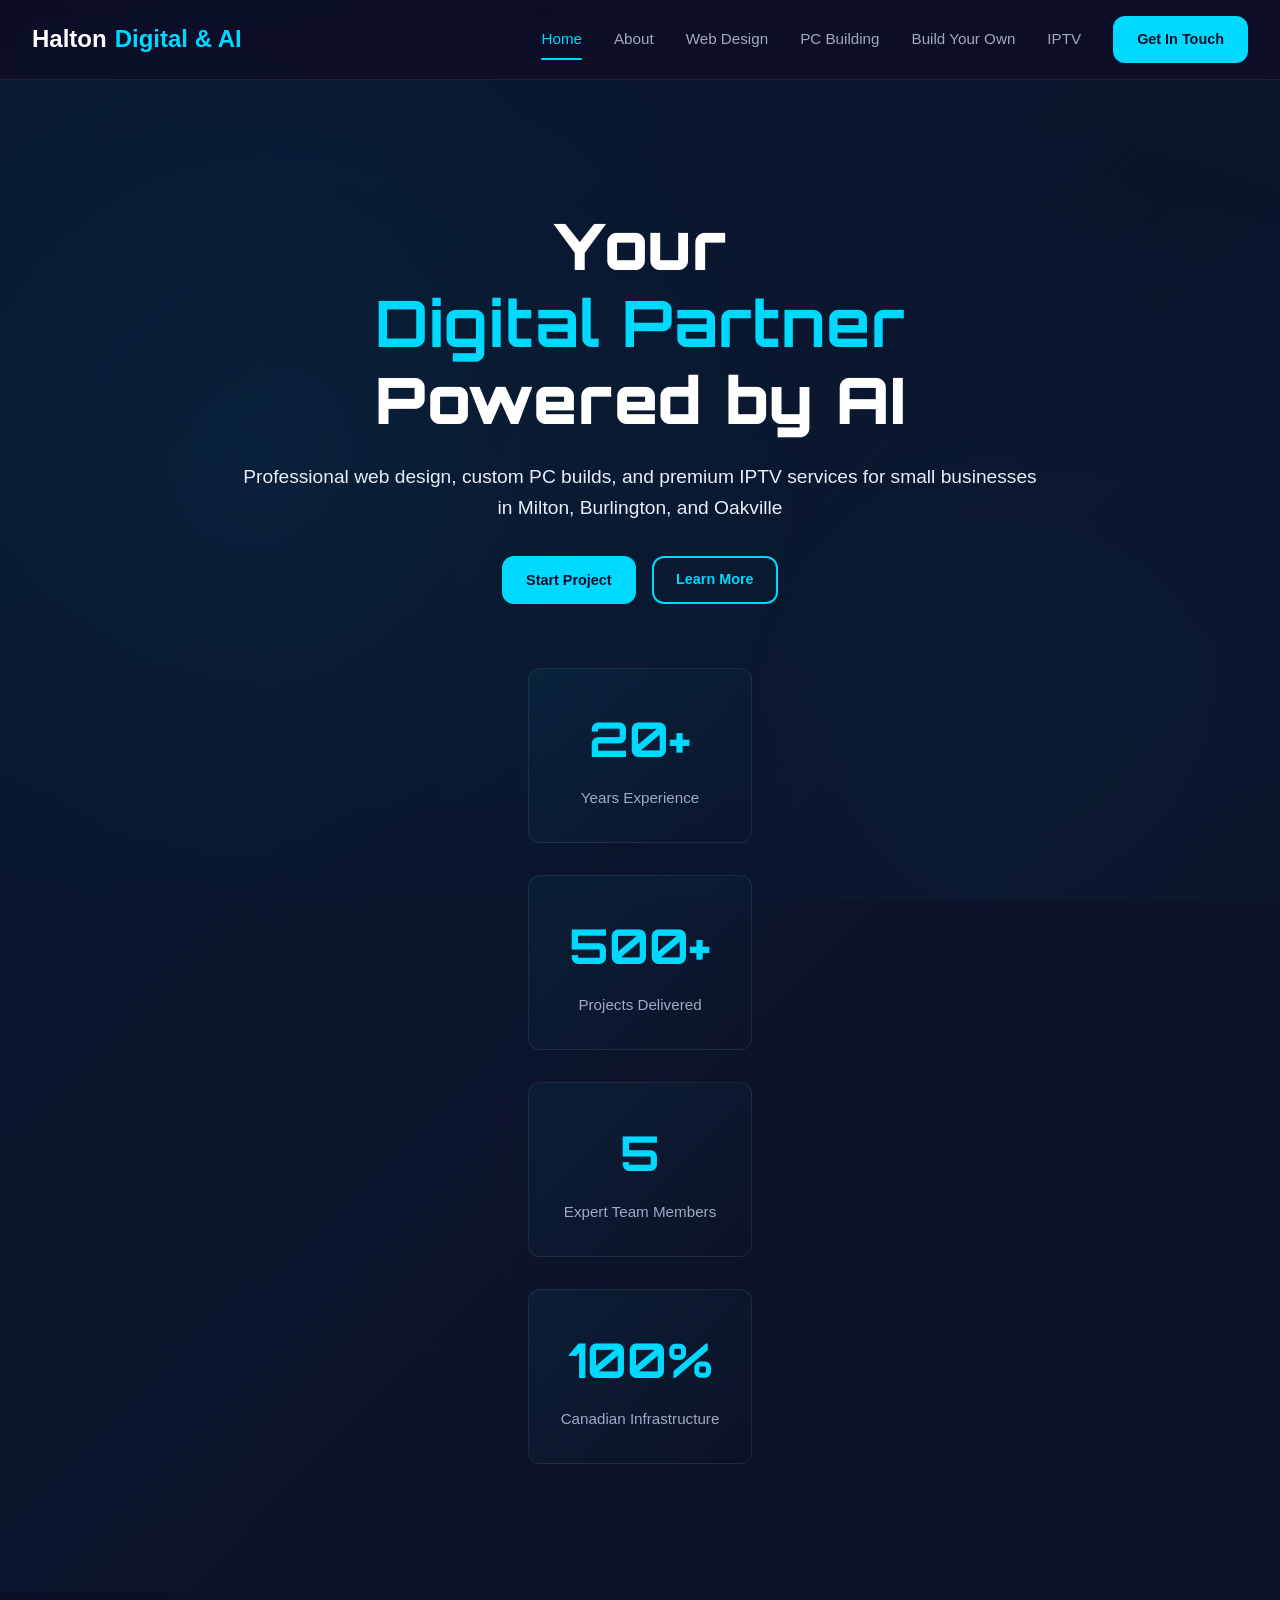
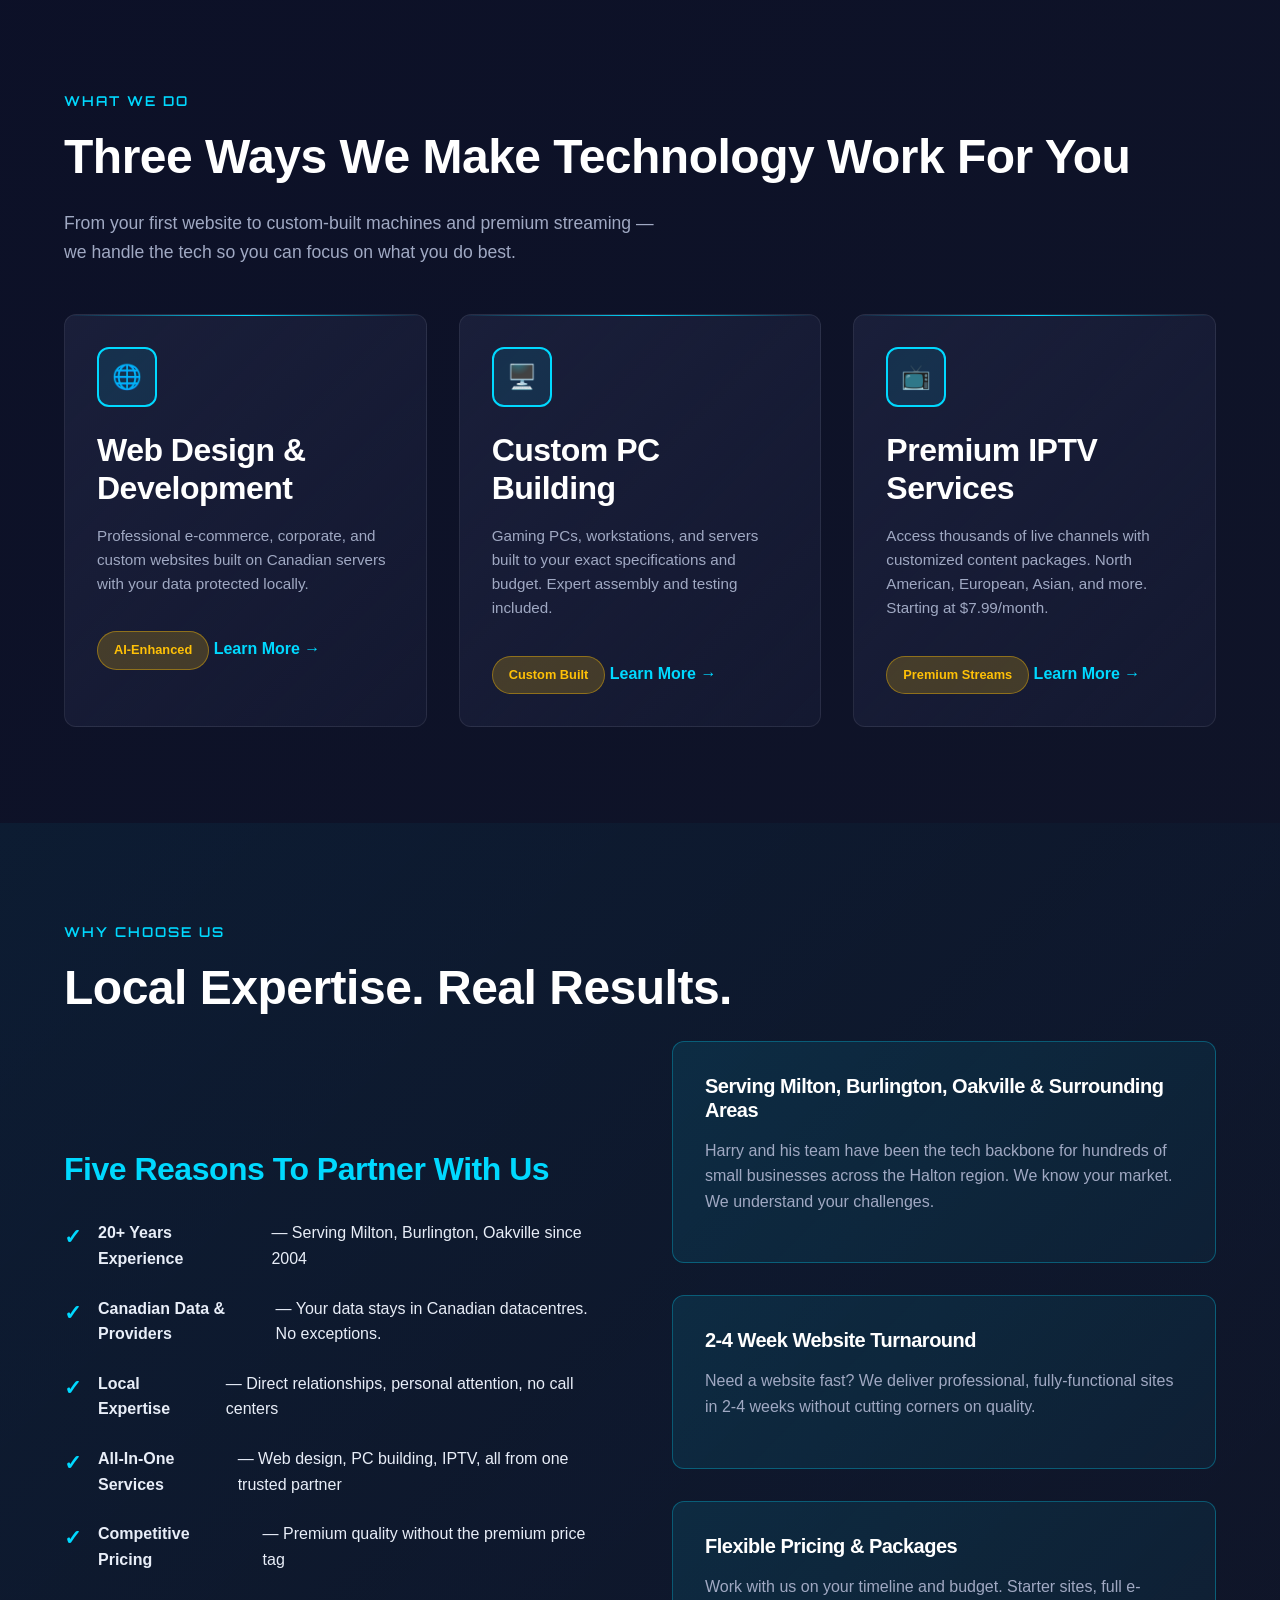
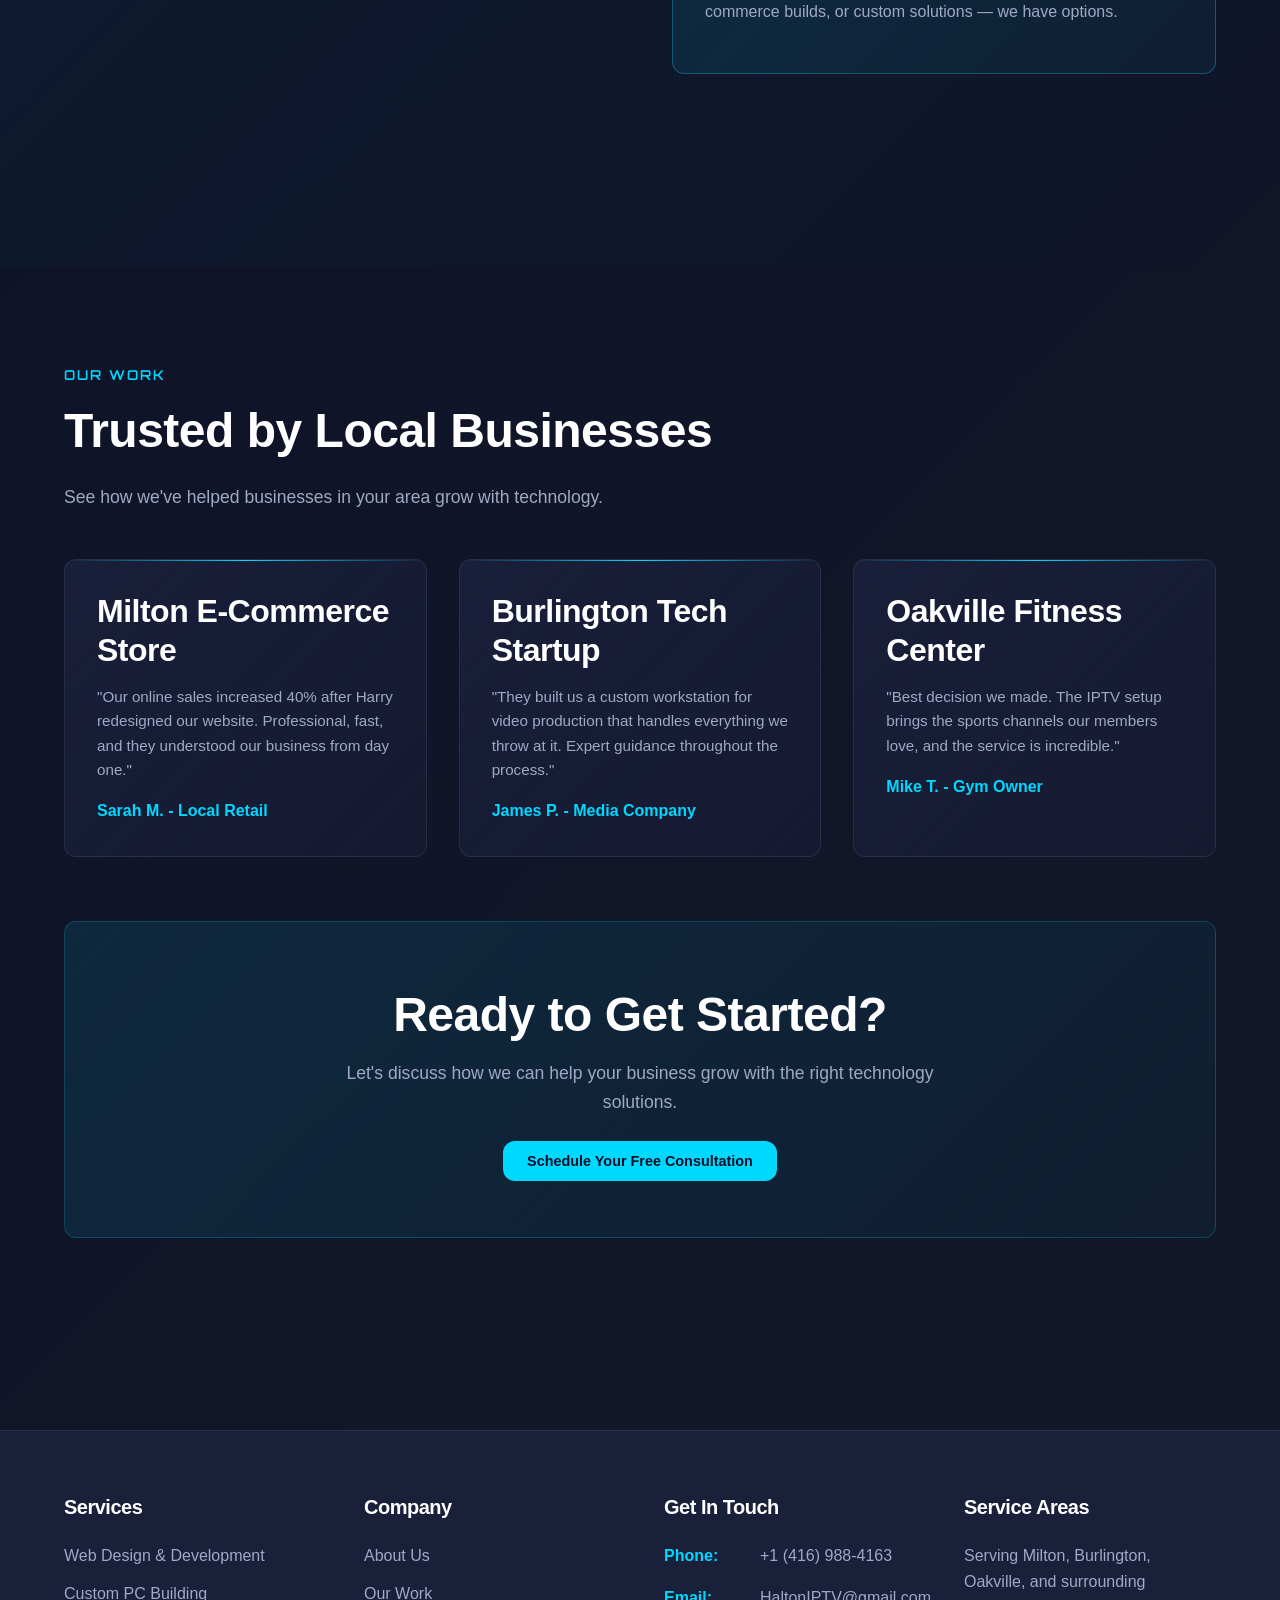
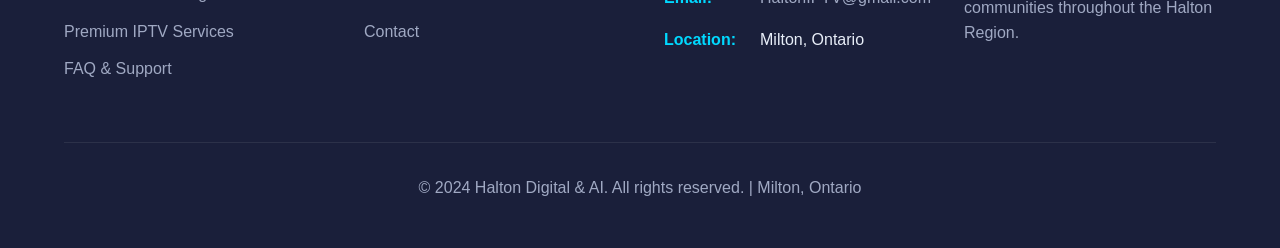
<file: index.html>
<!DOCTYPE html>
<html lang="en">
<head>
    <meta charset="UTF-8">
    <meta name="viewport" content="width=device-width, initial-scale=1.0">
    <title>Halton Digital & AI - Web Design, Custom PCs, IPTV Services</title>
    <meta name="description" content="Halton Digital & AI offers professional web design, custom PC building, and premium IPTV services for small businesses in Milton, Burlington, Oakville.">
    <meta name="keywords" content="web design Milton, custom PC building, IPTV services, small business tech solutions">
    <link href="https://fonts.googleapis.com/css2?family=Orbitron:wght@400;700;900&display=swap" rel="stylesheet">
    <link rel="stylesheet" href="styles.css">
    <style>
        .hero h1 {
            font-family: 'Orbitron', sans-serif;
            font-weight: 900;
            letter-spacing: 1px;
        }

        .section-label {
            font-family: 'Orbitron', sans-serif;
        }

        .stats {
            display: grid;
            grid-template-columns: repeat(auto-fit, minmax(200px, 1fr));
            gap: 2rem;
            margin: 4rem 0;
            text-align: center;
        }

        .stat {
            padding: 2rem;
            border: 1px solid var(--border);
            border-radius: var(--radius);
            background: linear-gradient(135deg, rgba(0, 217, 255, 0.05) 0%, transparent 100%);
        }

        .stat-number {
            font-size: 3rem;
            font-weight: 700;
            color: var(--cyan);
            margin-bottom: 0.5rem;
            font-family: 'Orbitron', sans-serif;
        }

        .stat-label {
            color: var(--muted);
            font-size: 0.95rem;
        }

        .two-col {
            display: grid;
            grid-template-columns: 1fr 1fr;
            gap: 4rem;
            align-items: center;
            margin-bottom: 4rem;
        }

        .two-col.reverse {
            grid-template-columns: 1fr 1fr;
        }

        .two-col.reverse > :first-child {
            order: 2;
        }

        .two-col.reverse > :last-child {
            order: 1;
        }

        @media (max-width: 768px) {
            .two-col {
                grid-template-columns: 1fr;
                gap: 2rem;
            }

            .two-col.reverse > :first-child {
                order: 0;
            }

            .two-col.reverse > :last-child {
                order: 0;
            }
        }

        .highlight-box {
            background: linear-gradient(135deg, rgba(0, 217, 255, 0.1) 0%, rgba(0, 217, 255, 0.05) 100%);
            border: 1px solid rgba(0, 217, 255, 0.3);
            border-radius: var(--radius);
            padding: 2rem;
            margin-bottom: 2rem;
        }

        .highlight-box strong {
            color: var(--cyan);
        }

        .service-grid {
            grid-template-columns: repeat(auto-fit, minmax(320px, 1fr));
        }

        .cta-section {
            background: linear-gradient(135deg, rgba(0, 217, 255, 0.1) 0%, rgba(0, 168, 204, 0.05) 100%);
            border: 1px solid rgba(0, 217, 255, 0.2);
            border-radius: var(--radius);
            padding: 4rem 2rem;
            text-align: center;
            margin-top: 4rem;
        }

        .cta-section h2 {
            margin-bottom: 1rem;
        }

        .cta-section p {
            font-size: 1.1rem;
            margin-bottom: 2rem;
            max-width: 600px;
            margin-left: auto;
            margin-right: auto;
        }
    </style>
</head>
<body>
    <!-- Header -->
    <header>
        <div class="header-container">
            <div class="logo">Halton <span>Digital & AI</span></div>
            <nav>
                <a href="index.html" class="active">Home</a>
                <a href="about.html">About</a>
                <a href="web-design.html">Web Design</a>
                <a href="pc-building.html">PC Building</a>
                <a href="custom-builder.html">Build Your Own</a>
                <a href="iptv.html">IPTV</a>
                <a href="contact.html" class="cta-btn">Get In Touch</a>
            </nav>
        </div>
    </header>

    <main>
        <!-- Hero Section -->
        <section class="hero">
            <div class="hero-content">
                <h1>Your <span>Digital Partner</span> Powered by AI</h1>
                <p>Professional web design, custom PC builds, and premium IPTV services for small businesses in Milton, Burlington, and Oakville</p>
                <div class="hero-ctas">
                    <button class="cta-btn" onclick="document.getElementById('contact').scrollIntoView()">Start Project</button>
                    <a href="about.html" class="cta-btn cta-btn-outline">Learn More</a>
                </div>
            </div>

            <div class="stats">
                <div class="stat">
                    <div class="stat-number">20+</div>
                    <div class="stat-label">Years Experience</div>
                </div>
                <div class="stat">
                    <div class="stat-number">500+</div>
                    <div class="stat-label">Projects Delivered</div>
                </div>
                <div class="stat">
                    <div class="stat-number">5</div>
                    <div class="stat-label">Expert Team Members</div>
                </div>
                <div class="stat">
                    <div class="stat-number">100%</div>
                    <div class="stat-label">Canadian Infrastructure</div>
                </div>
            </div>
        </section>

        <!-- Services Overview -->
        <section class="section">
            <div class="container">
                <span class="section-label">What We Do</span>
                <h2>Three Ways We Make Technology Work For You</h2>
                <p style="font-size: 1.1rem; max-width: 600px; margin-bottom: 3rem;">From your first website to custom-built machines and premium streaming — we handle the tech so you can focus on what you do best.</p>

                <div class="grid service-grid">
                    <div class="card">
                        <div class="card-icon">🌐</div>
                        <h3>Web Design & Development</h3>
                        <p>Professional e-commerce, corporate, and custom websites built on Canadian servers with your data protected locally.</p>
                        <div class="card-badge">AI-Enhanced</div>
                        <a href="web-design.html" style="display: inline-block; margin-top: 1.5rem; font-weight: 600;">Learn More →</a>
                    </div>

                    <div class="card">
                        <div class="card-icon">🖥️</div>
                        <h3>Custom PC Building</h3>
                        <p>Gaming PCs, workstations, and servers built to your exact specifications and budget. Expert assembly and testing included.</p>
                        <div class="card-badge">Custom Built</div>
                        <a href="pc-building.html" style="display: inline-block; margin-top: 1.5rem; font-weight: 600;">Learn More →</a>
                    </div>

                    <div class="card">
                        <div class="card-icon">📺</div>
                        <h3>Premium IPTV Services</h3>
                        <p>Access thousands of live channels with customized content packages. North American, European, Asian, and more. Starting at $7.99/month.</p>
                        <div class="card-badge">Premium Streams</div>
                        <a href="iptv.html" style="display: inline-block; margin-top: 1.5rem; font-weight: 600;">Learn More →</a>
                    </div>
                </div>
            </div>
        </section>

        <!-- Why Choose Us -->
        <section class="section" style="background: linear-gradient(135deg, rgba(0, 217, 255, 0.05) 0%, transparent 100%);">
            <div class="container">
                <span class="section-label">Why Choose Us</span>
                <h2>Local Expertise. Real Results.</h2>

                <div class="two-col">
                    <div>
                        <h3 style="color: var(--cyan); margin-bottom: 2rem;">Five Reasons To Partner With Us</h3>
                        <ul class="feature-list">
                            <li><strong>20+ Years Experience</strong> — Serving Milton, Burlington, Oakville since 2004</li>
                            <li><strong>Canadian Data & Providers</strong> — Your data stays in Canadian datacentres. No exceptions.</li>
                            <li><strong>Local Expertise</strong> — Direct relationships, personal attention, no call centers</li>
                            <li><strong>All-In-One Services</strong> — Web design, PC building, IPTV, all from one trusted partner</li>
                            <li><strong>Competitive Pricing</strong> — Premium quality without the premium price tag</li>
                        </ul>
                    </div>

                    <div>
                        <div class="highlight-box">
                            <h4 style="color: #ffffff; margin-bottom: 1rem;">Serving Milton, Burlington, Oakville & Surrounding Areas</h4>
                            <p>Harry and his team have been the tech backbone for hundreds of small businesses across the Halton region. We know your market. We understand your challenges.</p>
                        </div>

                        <div class="highlight-box">
                            <h4 style="color: #ffffff; margin-bottom: 1rem;">2-4 Week Website Turnaround</h4>
                            <p>Need a website fast? We deliver professional, fully-functional sites in 2-4 weeks without cutting corners on quality.</p>
                        </div>

                        <div class="highlight-box">
                            <h4 style="color: #ffffff; margin-bottom: 1rem;">Flexible Pricing & Packages</h4>
                            <p>Work with us on your timeline and budget. Starter sites, full e-commerce builds, or custom solutions — we have options.</p>
                        </div>
                    </div>
                </div>
            </div>
        </section>

        <!-- Featured Work / Social Proof -->
        <section class="section">
            <div class="container">
                <span class="section-label">Our Work</span>
                <h2>Trusted by Local Businesses</h2>
                <p style="font-size: 1.1rem; max-width: 600px; margin-bottom: 3rem;">See how we've helped businesses in your area grow with technology.</p>

                <div class="grid">
                    <div class="card">
                        <h3>Milton E-Commerce Store</h3>
                        <p>"Our online sales increased 40% after Harry redesigned our website. Professional, fast, and they understood our business from day one."</p>
                        <div style="color: var(--cyan); font-weight: 600; margin-top: 1rem;">Sarah M. - Local Retail</div>
                    </div>

                    <div class="card">
                        <h3>Burlington Tech Startup</h3>
                        <p>"They built us a custom workstation for video production that handles everything we throw at it. Expert guidance throughout the process."</p>
                        <div style="color: var(--cyan); font-weight: 600; margin-top: 1rem;">James P. - Media Company</div>
                    </div>

                    <div class="card">
                        <h3>Oakville Fitness Center</h3>
                        <p>"Best decision we made. The IPTV setup brings the sports channels our members love, and the service is incredible."</p>
                        <div style="color: var(--cyan); font-weight: 600; margin-top: 1rem;">Mike T. - Gym Owner</div>
                    </div>
                </div>

                <div class="cta-section">
                    <h2>Ready to Get Started?</h2>
                    <p>Let's discuss how we can help your business grow with the right technology solutions.</p>
                    <a href="contact.html" class="cta-btn">Schedule Your Free Consultation</a>
                </div>
            </div>
        </section>
    </main>

    <!-- Footer -->
    <footer>
        <div class="container">
            <div class="footer-content">
                <div class="footer-section">
                    <h4>Services</h4>
                    <ul>
                        <li><a href="web-design.html">Web Design & Development</a></li>
                        <li><a href="pc-building.html">Custom PC Building</a></li>
                        <li><a href="iptv.html">Premium IPTV Services</a></li>
                        <li><a href="faq.html">FAQ & Support</a></li>
                    </ul>
                </div>

                <div class="footer-section">
                    <h4>Company</h4>
                    <ul>
                        <li><a href="about.html">About Us</a></li>
                        <li><a href="portfolio.html">Our Work</a></li>
                        <li><a href="contact.html">Contact</a></li>
                    </ul>
                </div>

                <div class="footer-section">
                    <h4>Get In Touch</h4>
                    <div class="contact-info">
                        <div class="contact-item">
                            <strong>Phone:</strong>
                            <a href="tel:+14169884163">+1 (416) 988-4163</a>
                        </div>
                        <div class="contact-item">
                            <strong>Email:</strong>
                            <a href="mailto:HaltonIPTV@gmail.com">HaltonIPTV@gmail.com</a>
                        </div>
                        <div class="contact-item">
                            <strong>Location:</strong>
                            <span>Milton, Ontario</span>
                        </div>
                    </div>
                </div>

                <div class="footer-section">
                    <h4>Service Areas</h4>
                    <p>Serving Milton, Burlington, Oakville, and surrounding communities throughout the Halton Region.</p>
                </div>
            </div>

            <div class="footer-bottom">
                <p>&copy; 2024 Halton Digital & AI. All rights reserved. | Milton, Ontario</p>
            </div>
        </div>
    </footer>
</body>
</html>
</file>
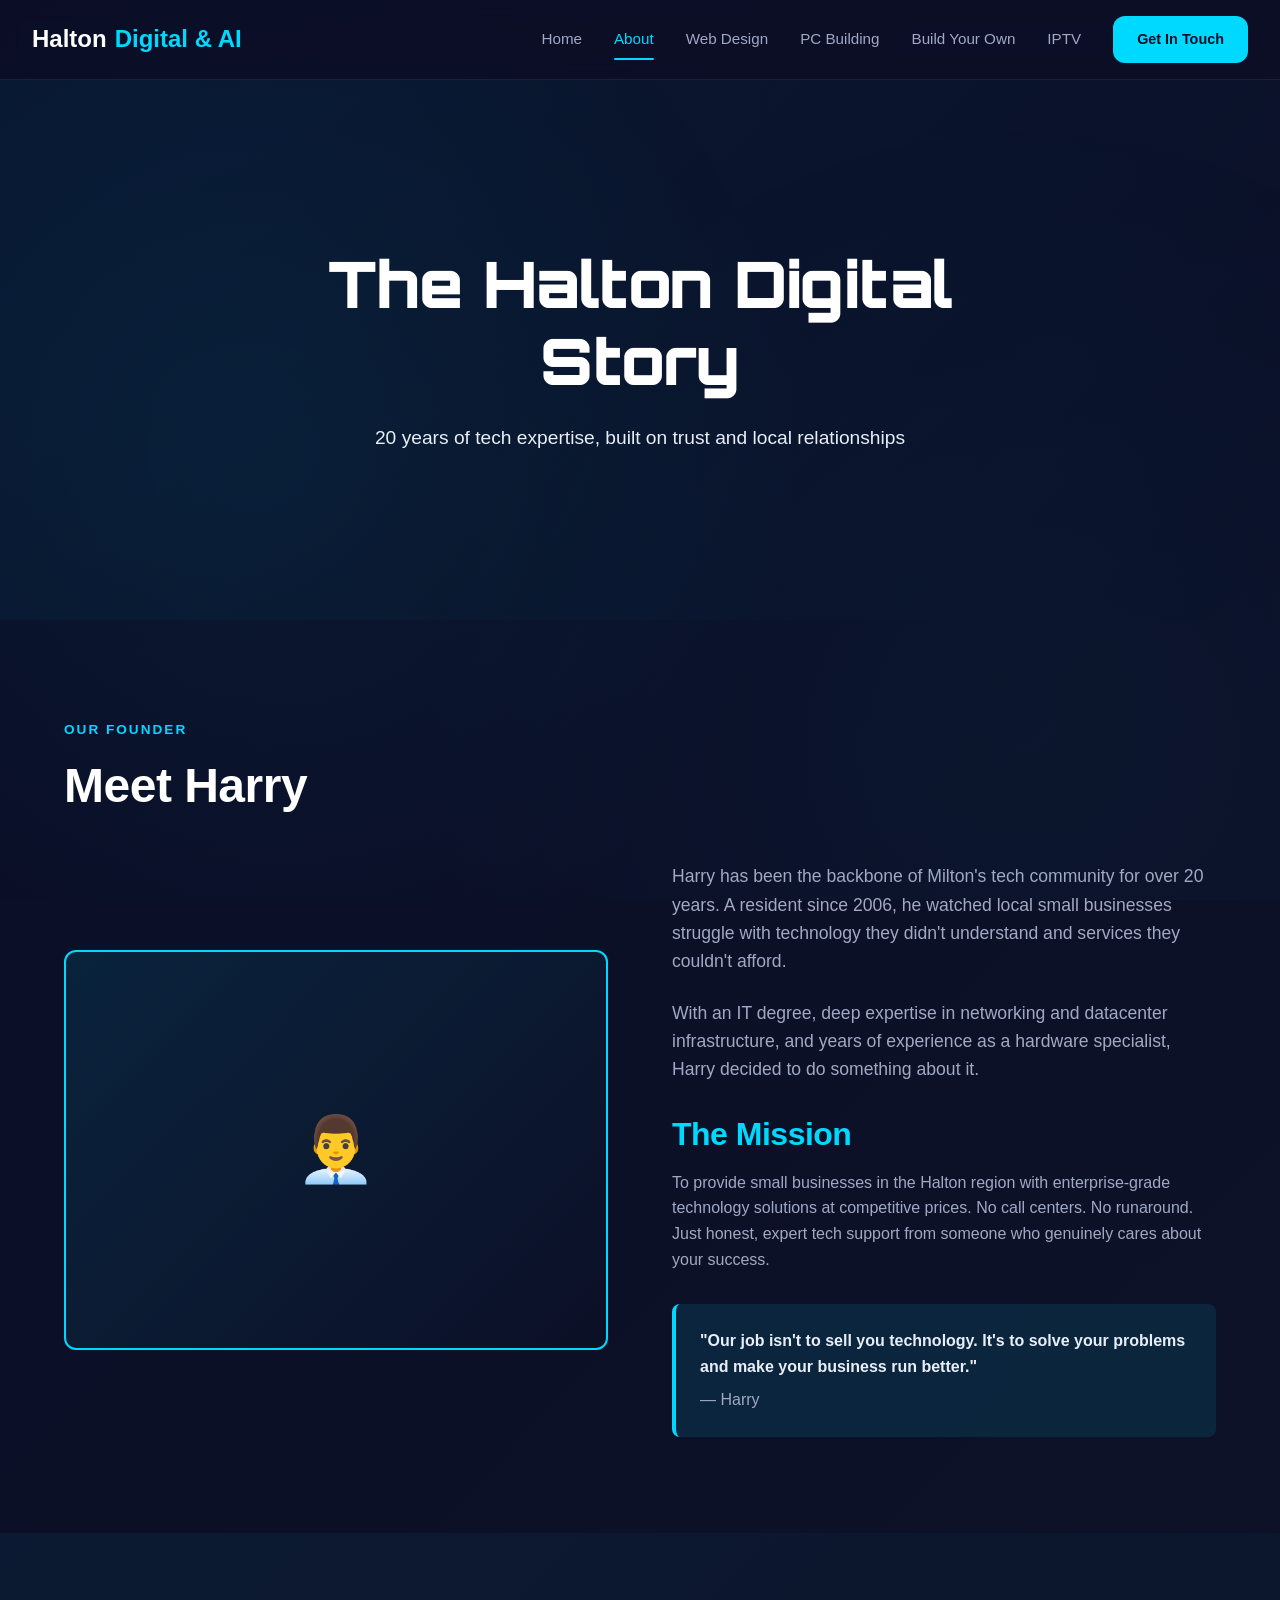
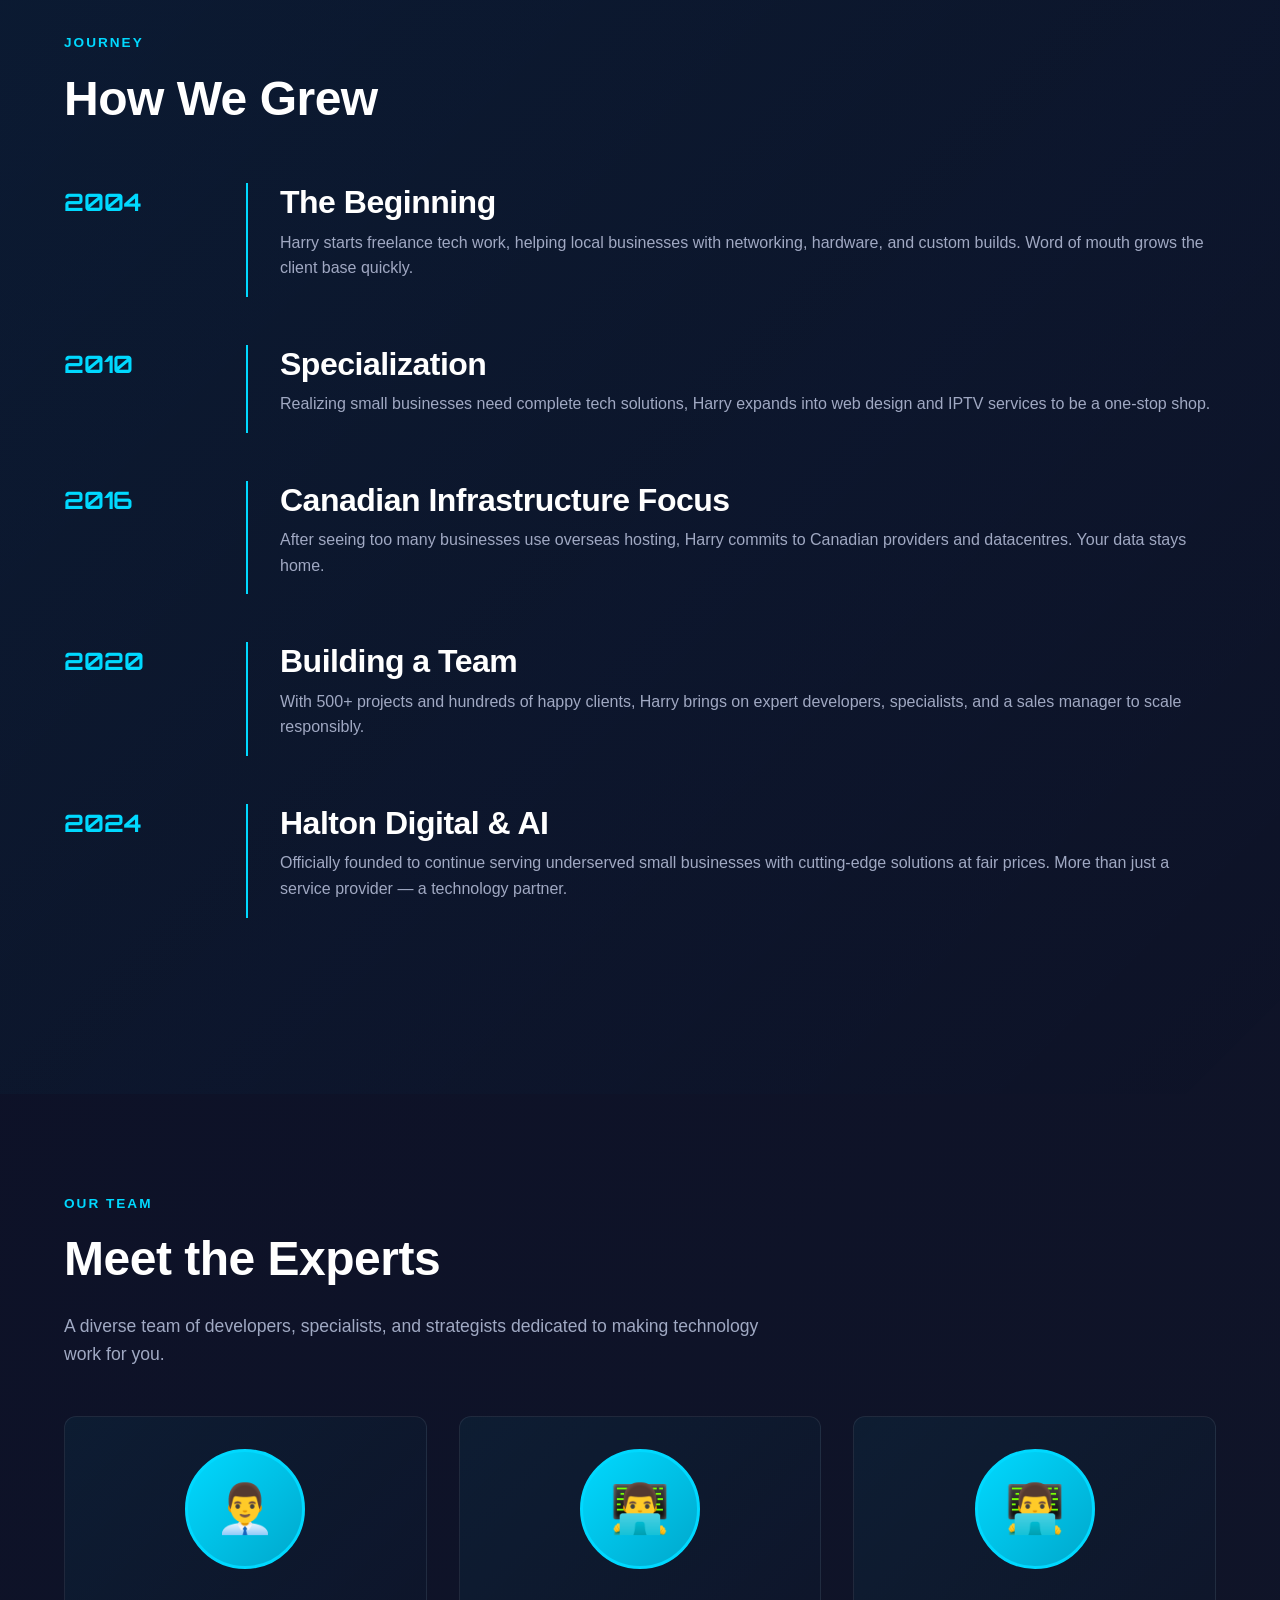
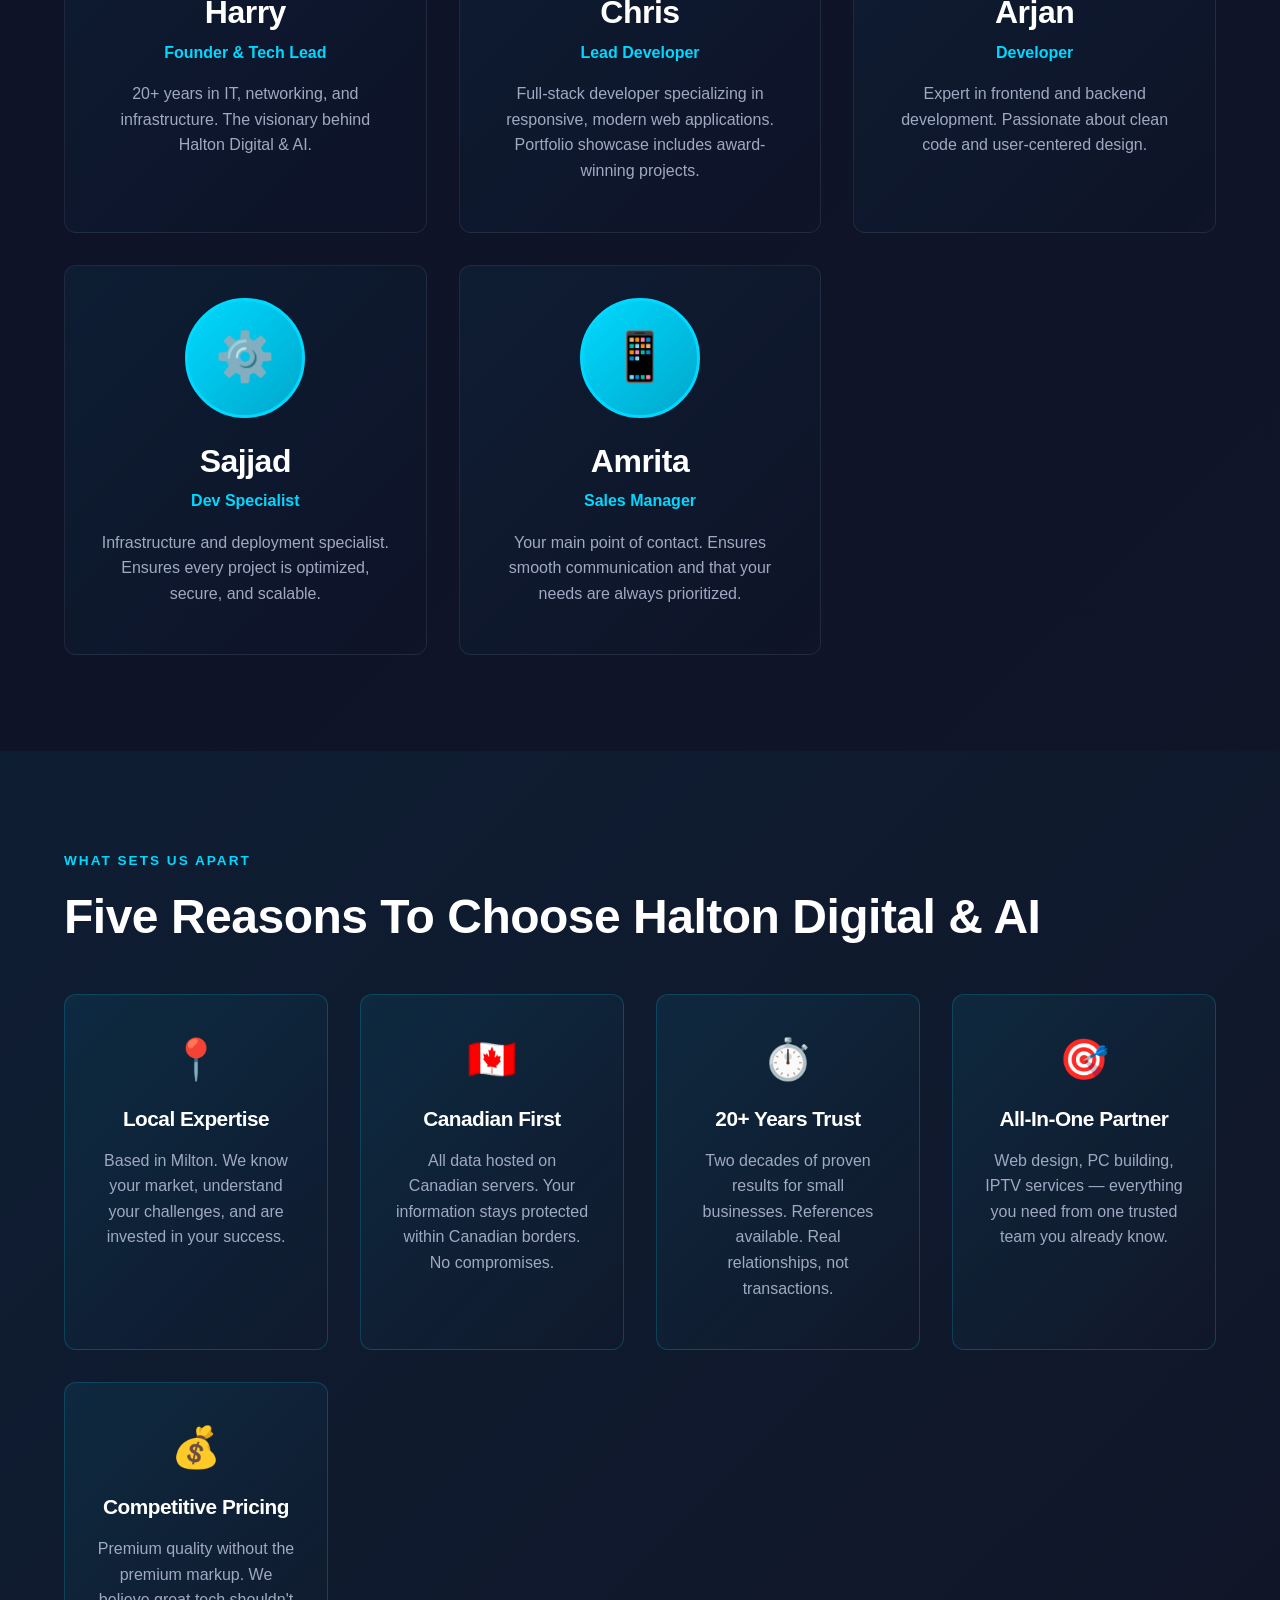
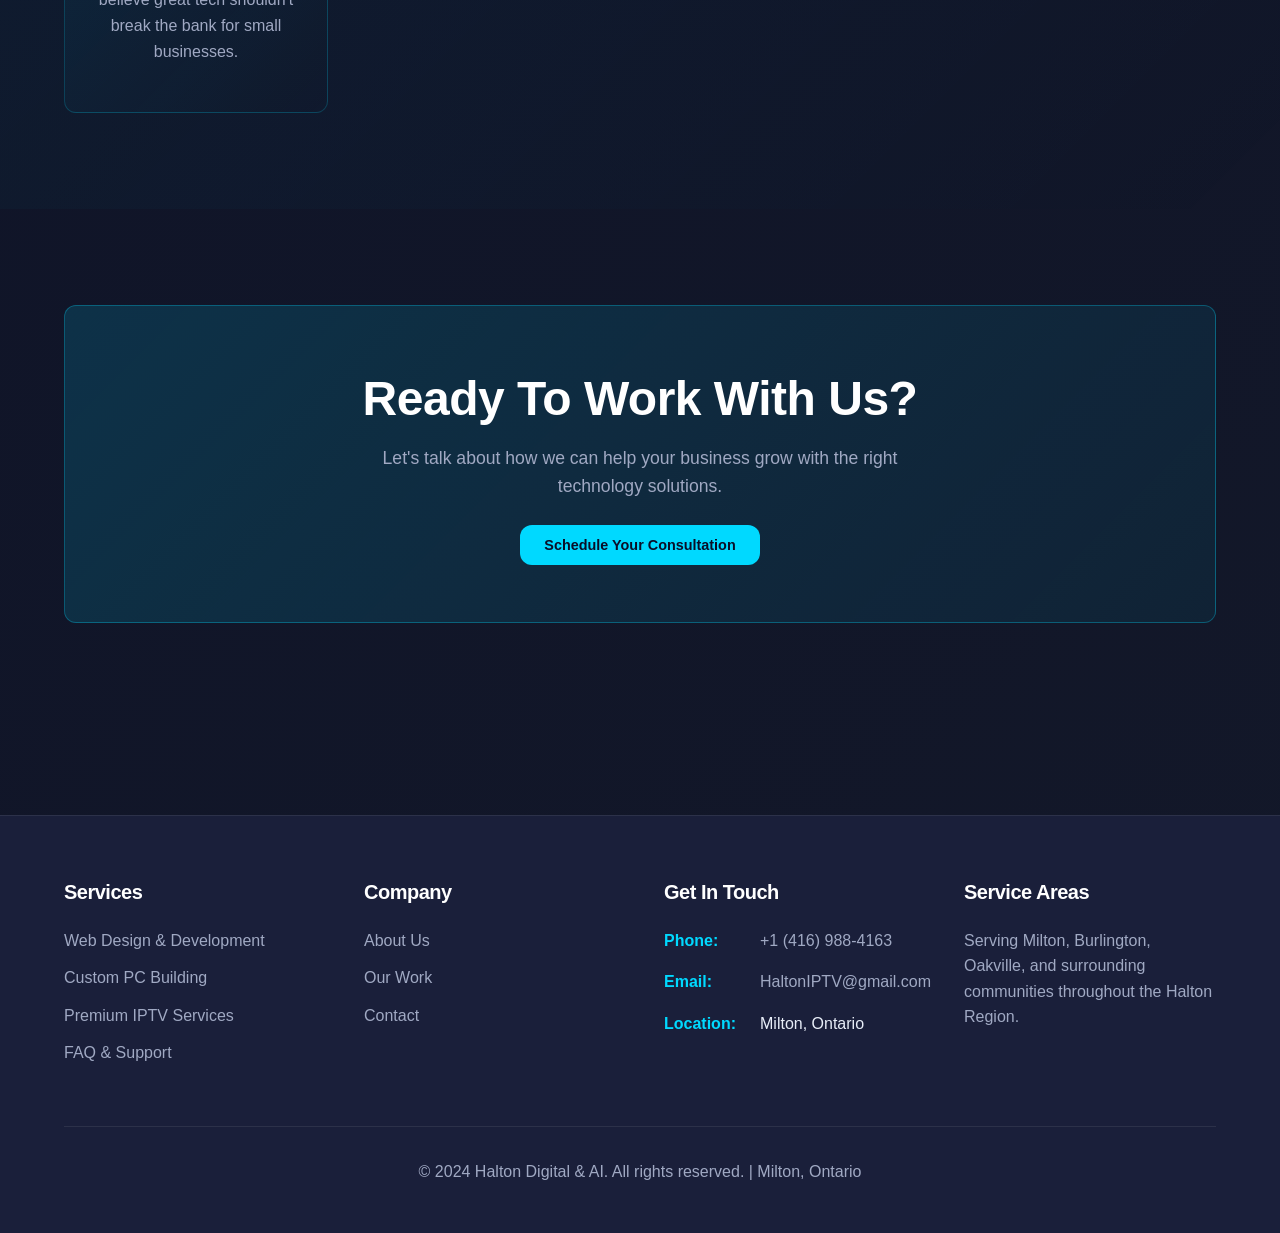
<file: about.html>
<!DOCTYPE html>
<html lang="en">
<head>
    <meta charset="UTF-8">
    <meta name="viewport" content="width=device-width, initial-scale=1.0">
    <title>About Halton Digital & AI - Our Story & Team</title>
    <meta name="description" content="Learn about Harry and the Halton Digital & AI team. 20+ years of tech expertise serving Milton, Burlington, and Oakville.">
    <link href="https://fonts.googleapis.com/css2?family=Orbitron:wght@400;700;900&display=swap" rel="stylesheet">
    <link rel="stylesheet" href="styles.css">
    <style>
        .hero h1 {
            font-family: 'Orbitron', sans-serif;
            font-weight: 900;
        }

        .timeline {
            position: relative;
            padding: 2rem 0;
        }

        .timeline-item {
            display: grid;
            grid-template-columns: 150px 1fr;
            gap: 2rem;
            margin-bottom: 3rem;
            position: relative;
        }

        .timeline-year {
            font-size: 1.5rem;
            font-weight: 700;
            color: var(--cyan);
            font-family: 'Orbitron', sans-serif;
        }

        .timeline-content {
            padding-left: 2rem;
            border-left: 2px solid var(--cyan);
        }

        .timeline-content h3 {
            margin-bottom: 0.5rem;
        }

        .team-grid {
            display: grid;
            grid-template-columns: repeat(auto-fit, minmax(280px, 1fr));
            gap: 2rem;
            margin-top: 3rem;
        }

        .team-member {
            text-align: center;
            padding: 2rem;
            border-radius: var(--radius);
            background: linear-gradient(135deg, rgba(0, 217, 255, 0.05) 0%, transparent 100%);
            border: 1px solid var(--border);
            transition: all 0.3s ease;
        }

        .team-member:hover {
            border-color: var(--cyan);
            transform: translateY(-8px);
        }

        .team-avatar {
            width: 120px;
            height: 120px;
            margin: 0 auto 1.5rem;
            background: linear-gradient(135deg, var(--cyan), var(--cyan2));
            border-radius: 50%;
            display: flex;
            align-items: center;
            justify-content: center;
            font-size: 3rem;
            border: 3px solid var(--cyan);
        }

        .team-member h3 {
            color: #ffffff;
            margin-bottom: 0.5rem;
        }

        .team-role {
            color: var(--cyan);
            font-weight: 600;
            margin-bottom: 1rem;
        }

        .values-grid {
            display: grid;
            grid-template-columns: repeat(auto-fit, minmax(250px, 1fr));
            gap: 2rem;
            margin-top: 3rem;
        }

        .value-card {
            padding: 2rem;
            background: linear-gradient(135deg, rgba(0, 217, 255, 0.08) 0%, transparent 100%);
            border: 1px solid rgba(0, 217, 255, 0.2);
            border-radius: var(--radius);
            text-align: center;
        }

        .value-icon {
            font-size: 2.5rem;
            margin-bottom: 1rem;
        }

        .value-card h3 {
            color: #ffffff;
            margin-bottom: 1rem;
            font-size: 1.3rem;
        }

        @media (max-width: 768px) {
            .timeline-item {
                grid-template-columns: 100px 1fr;
                gap: 1.5rem;
            }

            .timeline-year {
                font-size: 1.2rem;
            }

            .timeline-content {
                padding-left: 1.5rem;
            }

            .team-grid {
                grid-template-columns: 1fr;
            }
        }
    </style>
</head>
<body>
    <!-- Header -->
    <header>
        <div class="header-container">
            <div class="logo">Halton <span>Digital & AI</span></div>
            <nav>
                <a href="index.html">Home</a>
                <a href="about.html" class="active">About</a>
                <a href="web-design.html">Web Design</a>
                <a href="pc-building.html">PC Building</a>
                <a href="custom-builder.html">Build Your Own</a>
                <a href="iptv.html">IPTV</a>
                <a href="contact.html" class="cta-btn">Get In Touch</a>
            </nav>
        </div>
    </header>

    <main>
        <!-- Hero -->
        <section class="hero" style="min-height: 60vh; padding: 6rem 2rem 4rem;">
            <div class="hero-content">
                <h1>The Halton Digital Story</h1>
                <p style="font-size: 1.2rem;">20 years of tech expertise, built on trust and local relationships</p>
            </div>
        </section>

        <!-- Harry's Story -->
        <section class="section">
            <div class="container">
                <span class="section-label">Our Founder</span>
                <h2>Meet Harry</h2>

                <div style="display: grid; grid-template-columns: 1fr 1fr; gap: 4rem; align-items: center; margin-top: 3rem;">
                    <div>
                        <div style="width: 100%; height: 400px; background: linear-gradient(135deg, rgba(0, 217, 255, 0.1) 0%, transparent 100%); border-radius: 12px; border: 2px solid var(--cyan); display: flex; align-items: center; justify-content: center; font-size: 4rem;">
                            👨‍💼
                        </div>
                    </div>

                    <div>
                        <p style="font-size: 1.1rem; margin-bottom: 1.5rem;">
                            Harry has been the backbone of Milton's tech community for over 20 years. A resident since 2006, he watched local small businesses struggle with technology they didn't understand and services they couldn't afford.
                        </p>

                        <p style="font-size: 1.1rem; margin-bottom: 1.5rem;">
                            With an IT degree, deep expertise in networking and datacenter infrastructure, and years of experience as a hardware specialist, Harry decided to do something about it.
                        </p>

                        <h3 style="color: var(--cyan); margin-top: 2rem;">The Mission</h3>
                        <p>
                            To provide small businesses in the Halton region with enterprise-grade technology solutions at competitive prices. No call centers. No runaround. Just honest, expert tech support from someone who genuinely cares about your success.
                        </p>

                        <div style="background: rgba(0, 217, 255, 0.1); border-left: 4px solid var(--cyan); padding: 1.5rem; margin-top: 2rem; border-radius: 8px;">
                            <p style="color: var(--text); margin: 0;">
                                <strong>"Our job isn't to sell you technology. It's to solve your problems and make your business run better."</strong>
                            </p>
                            <p style="color: var(--muted); margin-top: 0.5rem; margin-bottom: 0;">— Harry</p>
                        </div>
                    </div>
                </div>
            </div>
        </section>

        <!-- Timeline -->
        <section class="section" style="background: linear-gradient(135deg, rgba(0, 217, 255, 0.05) 0%, transparent 100%);">
            <div class="container">
                <span class="section-label">Journey</span>
                <h2>How We Grew</h2>

                <div class="timeline">
                    <div class="timeline-item">
                        <div class="timeline-year">2004</div>
                        <div class="timeline-content">
                            <h3>The Beginning</h3>
                            <p>Harry starts freelance tech work, helping local businesses with networking, hardware, and custom builds. Word of mouth grows the client base quickly.</p>
                        </div>
                    </div>

                    <div class="timeline-item">
                        <div class="timeline-year">2010</div>
                        <div class="timeline-content">
                            <h3>Specialization</h3>
                            <p>Realizing small businesses need complete tech solutions, Harry expands into web design and IPTV services to be a one-stop shop.</p>
                        </div>
                    </div>

                    <div class="timeline-item">
                        <div class="timeline-year">2016</div>
                        <div class="timeline-content">
                            <h3>Canadian Infrastructure Focus</h3>
                            <p>After seeing too many businesses use overseas hosting, Harry commits to Canadian providers and datacentres. Your data stays home.</p>
                        </div>
                    </div>

                    <div class="timeline-item">
                        <div class="timeline-year">2020</div>
                        <div class="timeline-content">
                            <h3>Building a Team</h3>
                            <p>With 500+ projects and hundreds of happy clients, Harry brings on expert developers, specialists, and a sales manager to scale responsibly.</p>
                        </div>
                    </div>

                    <div class="timeline-item">
                        <div class="timeline-year">2024</div>
                        <div class="timeline-content">
                            <h3>Halton Digital & AI</h3>
                            <p>Officially founded to continue serving underserved small businesses with cutting-edge solutions at fair prices. More than just a service provider — a technology partner.</p>
                        </div>
                    </div>
                </div>
            </div>
        </section>

        <!-- Team -->
        <section class="section">
            <div class="container">
                <span class="section-label">Our Team</span>
                <h2>Meet the Experts</h2>
                <p style="font-size: 1.1rem; max-width: 700px; margin-bottom: 3rem;">
                    A diverse team of developers, specialists, and strategists dedicated to making technology work for you.
                </p>

                <div class="team-grid">
                    <div class="team-member">
                        <div class="team-avatar">👨‍💼</div>
                        <h3>Harry</h3>
                        <div class="team-role">Founder & Tech Lead</div>
                        <p>20+ years in IT, networking, and infrastructure. The visionary behind Halton Digital & AI.</p>
                    </div>

                    <div class="team-member">
                        <div class="team-avatar">👨‍💻</div>
                        <h3>Chris</h3>
                        <div class="team-role">Lead Developer</div>
                        <p>Full-stack developer specializing in responsive, modern web applications. Portfolio showcase includes award-winning projects.</p>
                    </div>

                    <div class="team-member">
                        <div class="team-avatar">👨‍💻</div>
                        <h3>Arjan</h3>
                        <div class="team-role">Developer</div>
                        <p>Expert in frontend and backend development. Passionate about clean code and user-centered design.</p>
                    </div>

                    <div class="team-member">
                        <div class="team-avatar">⚙️</div>
                        <h3>Sajjad</h3>
                        <div class="team-role">Dev Specialist</div>
                        <p>Infrastructure and deployment specialist. Ensures every project is optimized, secure, and scalable.</p>
                    </div>

                    <div class="team-member">
                        <div class="team-avatar">📱</div>
                        <h3>Amrita</h3>
                        <div class="team-role">Sales Manager</div>
                        <p>Your main point of contact. Ensures smooth communication and that your needs are always prioritized.</p>
                    </div>
                </div>
            </div>
        </section>

        <!-- Why We're Different -->
        <section class="section" style="background: linear-gradient(135deg, rgba(0, 217, 255, 0.05) 0%, transparent 100%);">
            <div class="container">
                <span class="section-label">What Sets Us Apart</span>
                <h2>Five Reasons To Choose Halton Digital & AI</h2>

                <div class="values-grid">
                    <div class="value-card">
                        <div class="value-icon">📍</div>
                        <h3>Local Expertise</h3>
                        <p>Based in Milton. We know your market, understand your challenges, and are invested in your success.</p>
                    </div>

                    <div class="value-card">
                        <div class="value-icon">🇨🇦</div>
                        <h3>Canadian First</h3>
                        <p>All data hosted on Canadian servers. Your information stays protected within Canadian borders. No compromises.</p>
                    </div>

                    <div class="value-card">
                        <div class="value-icon">⏱️</div>
                        <h3>20+ Years Trust</h3>
                        <p>Two decades of proven results for small businesses. References available. Real relationships, not transactions.</p>
                    </div>

                    <div class="value-card">
                        <div class="value-icon">🎯</div>
                        <h3>All-In-One Partner</h3>
                        <p>Web design, PC building, IPTV services — everything you need from one trusted team you already know.</p>
                    </div>

                    <div class="value-card">
                        <div class="value-icon">💰</div>
                        <h3>Competitive Pricing</h3>
                        <p>Premium quality without the premium markup. We believe great tech shouldn't break the bank for small businesses.</p>
                    </div>
                </div>
            </div>
        </section>

        <!-- CTA -->
        <section class="section">
            <div class="container">
                <div style="background: linear-gradient(135deg, rgba(0, 217, 255, 0.15) 0%, rgba(0, 168, 204, 0.08) 100%); border: 1px solid rgba(0, 217, 255, 0.3); border-radius: 12px; padding: 4rem 2rem; text-align: center;">
                    <h2 style="margin-bottom: 1rem;">Ready To Work With Us?</h2>
                    <p style="font-size: 1.1rem; margin-bottom: 2rem; max-width: 600px; margin-left: auto; margin-right: auto;">
                        Let's talk about how we can help your business grow with the right technology solutions.
                    </p>
                    <a href="contact.html" class="cta-btn">Schedule Your Consultation</a>
                </div>
            </div>
        </section>
    </main>

    <!-- Footer -->
    <footer>
        <div class="container">
            <div class="footer-content">
                <div class="footer-section">
                    <h4>Services</h4>
                    <ul>
                        <li><a href="web-design.html">Web Design & Development</a></li>
                        <li><a href="pc-building.html">Custom PC Building</a></li>
                        <li><a href="iptv.html">Premium IPTV Services</a></li>
                        <li><a href="faq.html">FAQ & Support</a></li>
                    </ul>
                </div>

                <div class="footer-section">
                    <h4>Company</h4>
                    <ul>
                        <li><a href="about.html">About Us</a></li>
                        <li><a href="portfolio.html">Our Work</a></li>
                        <li><a href="contact.html">Contact</a></li>
                    </ul>
                </div>

                <div class="footer-section">
                    <h4>Get In Touch</h4>
                    <div class="contact-info">
                        <div class="contact-item">
                            <strong>Phone:</strong>
                            <a href="tel:+14169884163">+1 (416) 988-4163</a>
                        </div>
                        <div class="contact-item">
                            <strong>Email:</strong>
                            <a href="mailto:HaltonIPTV@gmail.com">HaltonIPTV@gmail.com</a>
                        </div>
                        <div class="contact-item">
                            <strong>Location:</strong>
                            <span>Milton, Ontario</span>
                        </div>
                    </div>
                </div>

                <div class="footer-section">
                    <h4>Service Areas</h4>
                    <p>Serving Milton, Burlington, Oakville, and surrounding communities throughout the Halton Region.</p>
                </div>
            </div>

            <div class="footer-bottom">
                <p>&copy; 2024 Halton Digital & AI. All rights reserved. | Milton, Ontario</p>
            </div>
        </div>
    </footer>
</body>
</html>
</file>
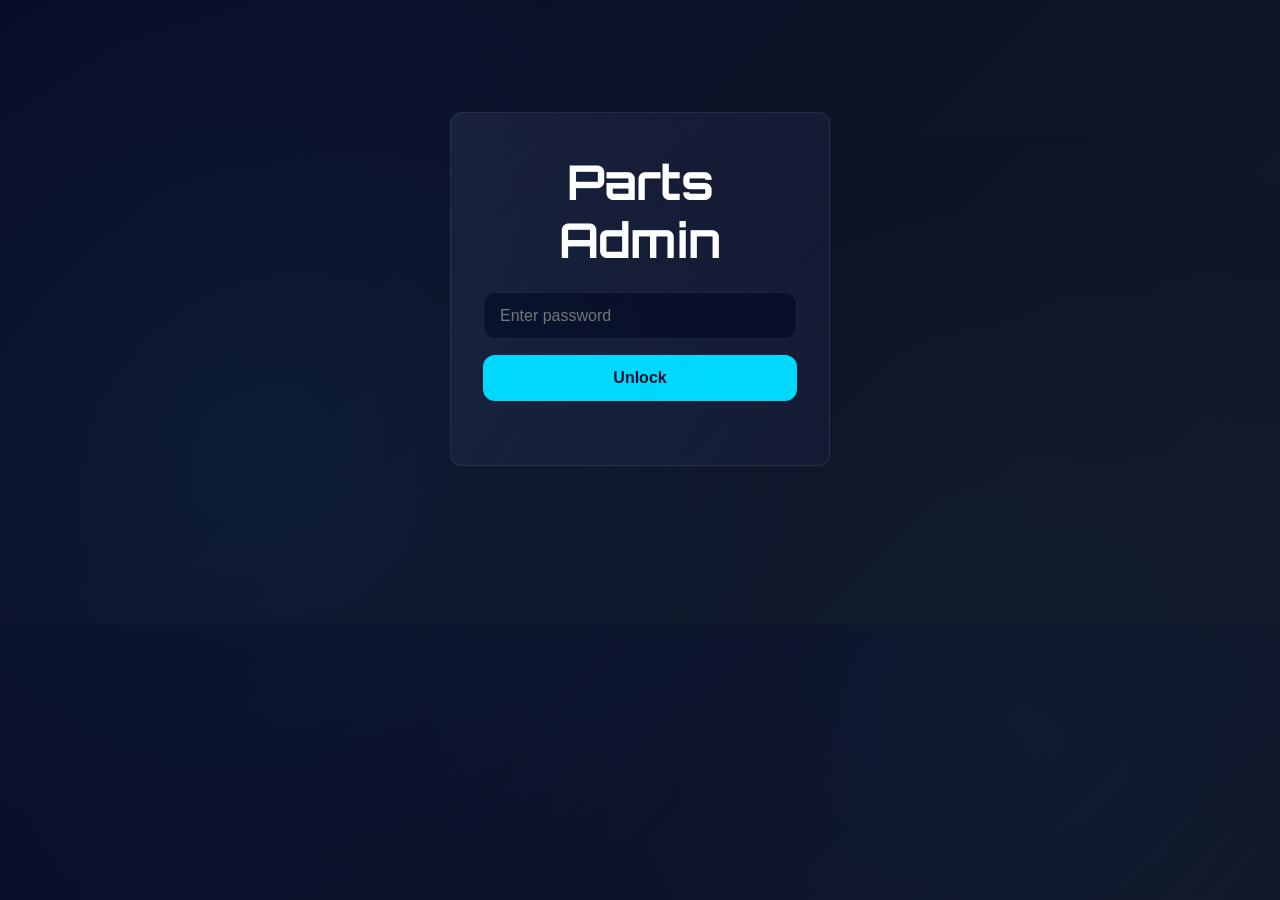
<file: admin.html>
<!DOCTYPE html>
<html lang="en">
<head>
<meta charset="UTF-8">
<meta name="viewport" content="width=device-width, initial-scale=1.0">
<meta name="robots" content="noindex, nofollow">
<title>Parts Admin | Halton Digital & AI</title>
<link href="https://fonts.googleapis.com/css2?family=Orbitron:wght@400;700;900&display=swap" rel="stylesheet">
<link rel="stylesheet" href="styles.css">
<style>
.admin-wrap { max-width: 1000px; margin: 0 auto; padding: 2rem 1.5rem 5rem; }
h1 { font-family: 'Orbitron', sans-serif; }

/* Login gate */
#gate { max-width: 380px; margin: 5rem auto; text-align: center; }
#gate .box {
  background: linear-gradient(135deg, var(--ink2) 0%, rgba(26,31,58,0.5) 100%);
  border: 1px solid var(--border); border-radius: var(--radius); padding: 2.5rem 2rem;
}
#gate h2 { font-family: 'Orbitron', sans-serif; margin-bottom: 1.5rem; }
#gate input {
  width: 100%; padding: 0.85rem 1rem; margin-bottom: 1rem; border-radius: var(--radius);
  border: 1px solid var(--border); background: var(--ink); color: #fff; font-size: 1rem;
}
#gate input:focus { outline: none; border-color: var(--cyan); }
#gate button {
  width: 100%; padding: 0.85rem; background: var(--cyan); color: var(--ink); border: none;
  border-radius: var(--radius); font-weight: 700; font-size: 1rem; cursor: pointer;
}
#gate .err { color: #ff6b6b; font-size: 0.85rem; min-height: 1.2em; margin-top: 0.5rem; }

#panel { display: none; }
#panel.active { display: block; }

.toolbar {
  display: flex; gap: 1rem; align-items: center; flex-wrap: wrap;
  position: sticky; top: 0; z-index: 10;
  background: rgba(10,14,30,0.95); backdrop-filter: blur(8px);
  padding: 1rem 0; margin-bottom: 1.5rem; border-bottom: 1px solid var(--border);
}
.toolbar .save-btn {
  padding: 0.75rem 1.5rem; background: var(--cyan); color: var(--ink); border: none;
  border-radius: var(--radius); font-weight: 700; cursor: pointer; font-size: 0.95rem;
}
.toolbar .save-btn:hover { background: var(--cyan2); }
.toolbar .status { font-size: 0.85rem; color: var(--success); }

.platform-section { margin-bottom: 3rem; }
.platform-section > h2 {
  font-family: 'Orbitron', sans-serif; color: var(--cyan);
  border-bottom: 2px solid var(--cyan); padding-bottom: 0.5rem; margin-bottom: 1.5rem;
}
.comp {
  background: linear-gradient(135deg, rgba(0,217,255,0.05) 0%, transparent 100%);
  border: 1px solid var(--border); border-radius: var(--radius);
  padding: 1.25rem 1.5rem; margin-bottom: 1.25rem;
}
.comp h3 { font-family: 'Orbitron', sans-serif; font-size: 1rem; margin-bottom: 1rem; }
.tier-row { display: grid; grid-template-columns: 90px 1fr 130px; gap: 1rem; align-items: center; margin-bottom: 0.75rem; }
.tier-row label { font-size: 0.8rem; color: var(--cyan); text-transform: uppercase; letter-spacing: 1px; font-weight: 600; }
.tier-row input { padding: 0.6rem 0.8rem; border-radius: 8px; border: 1px solid var(--border); background: var(--ink); color: #fff; font-size: 0.9rem; }
.tier-row input:focus { outline: none; border-color: var(--cyan); }
.tier-row .price-wrap { position: relative; }
.tier-row .price-wrap::before { content: '$'; position: absolute; left: 0.7rem; top: 50%; transform: translateY(-50%); color: rgba(255,255,255,0.4); }
.tier-row .price-wrap input { width: 100%; padding-left: 1.5rem; }
.brand-head { font-size: 0.8rem; color: rgba(255,255,255,0.6); text-transform: uppercase; letter-spacing: 1px; margin: 1rem 0 0.5rem; font-weight: 700; }
.note-row { margin-top: 1rem; }
.note-row label { display: block; font-size: 0.8rem; color: rgba(255,200,120,0.9); margin-bottom: 0.4rem; }
.note-row textarea { width: 100%; padding: 0.6rem 0.8rem; border-radius: 8px; border: 1px solid var(--border); background: var(--ink); color: #fff; font-size: 0.85rem; resize: vertical; min-height: 3em; }
.note-row textarea:focus { outline: none; border-color: var(--cyan); }
.help { background: rgba(0,217,255,0.08); border: 1px solid rgba(0,217,255,0.25); border-radius: var(--radius); padding: 1.25rem 1.5rem; margin-bottom: 2rem; font-size: 0.9rem; line-height: 1.6; }
.help strong { color: var(--cyan); }
@media (max-width: 640px) { .tier-row { grid-template-columns: 70px 1fr; } .tier-row .price-wrap { grid-column: 2; } }
</style>
</head>
<body>
<div class="admin-wrap">

  <!-- Login gate -->
  <div id="gate">
    <div class="box">
      <h2>Parts Admin</h2>
      <input type="password" id="pw" placeholder="Enter password" onkeydown="if(event.key==='Enter')checkPw()">
      <button onclick="checkPw()">Unlock</button>
      <div class="err" id="gateErr"></div>
    </div>
  </div>

  <!-- Admin panel -->
  <div id="panel">
    <h1>Parts &amp; Prices</h1>
    <div class="help">
      Edit any part name or price below. When done, click <strong>Download parts.json</strong>, then upload that file to your GitHub repo (replacing the old <strong>parts.json</strong>). The live builder updates after the push deploys.<br>
      Prices are numbers only (no $ or commas). Leave a part name blank to show "To be added" on the builder.
    </div>

    <div class="toolbar">
      <button class="save-btn" onclick="downloadJson()">⬇ Download parts.json</button>
      <span class="status" id="status"></span>
    </div>

    <div id="form"></div>

    <div class="toolbar" style="position: static; border-top: 1px solid var(--border); border-bottom: none; margin-top: 1rem;">
      <button class="save-btn" onclick="downloadJson()">⬇ Download parts.json</button>
      <span class="status" id="status2"></span>
    </div>
  </div>

</div>

<script>
/* ----------------------------------------------------------
   ADMIN PASSWORD — change this to whatever you want.
   NOTE: this only hides the page from casual visitors. It is
   NOT real security — anyone technical can view it in the page
   source. Do not reuse a password you use anywhere else.
   ---------------------------------------------------------- */
const ADMIN_PASSWORD = "halton2026";

const TIER_ORDER = ["low", "mid", "high"];
const TIER_LABELS = { low: "Budget", mid: "Mid-Range", high: "High-End" };
const BRAND_LABELS = { nvidia: "NVIDIA", amd: "AMD" };
let DATA = null;

function checkPw() {
  const val = document.getElementById('pw').value;
  if (val === ADMIN_PASSWORD) {
    sessionStorage.setItem('admin_ok', '1');
    showPanel();
  } else {
    document.getElementById('gateErr').textContent = 'Incorrect password.';
  }
}

function showPanel() {
  document.getElementById('gate').style.display = 'none';
  document.getElementById('panel').classList.add('active');
  loadData();
}

async function loadData() {
  try {
    const res = await fetch('parts.json?t=' + Date.now(), {cache: 'no-store'});
    DATA = await res.json();
  } catch (e) {
    setStatus('Could not load parts.json — starting from blank. (' + e.message + ')', true);
    DATA = {};
  }
  renderForm();
}

function inputFor(path, value, isPrice) {
  const v = (value === undefined || value === null) ? '' : value;
  if (isPrice) {
    return `<div class="price-wrap"><input type="number" min="0" step="1" value="${v}" data-path="${path}" data-type="price"></div>`;
  }
  return `<input type="text" value="${String(v).replace(/"/g,'&quot;')}" data-path="${path}" data-type="text">`;
}

function renderTierRows(tiersPath, tiersObj) {
  let html = '';
  TIER_ORDER.forEach(tier => {
    const t = (tiersObj && tiersObj[tier]) ? tiersObj[tier] : {};
    html += `<div class="tier-row">
      <label>${TIER_LABELS[tier]}</label>
      ${inputFor(tiersPath + '.' + tier + '.part', t.part, false)}
      ${inputFor(tiersPath + '.' + tier + '.price', t.price, true)}
    </div>`;
  });
  return html;
}

function renderForm() {
  const wrap = document.getElementById('form');
  let html = '';
  for (const plat of Object.keys(DATA)) {
    html += `<div class="platform-section"><h2>${plat}</h2>`;
    const comps = DATA[plat];
    for (const key of Object.keys(comps)) {
      const c = comps[key];
      html += `<div class="comp"><h3>${c.icon || ''} ${c.name || key}</h3>`;
      if (c.isGpu && c.brands) {
        for (const brand of Object.keys(c.brands)) {
          html += `<div class="brand-head">${BRAND_LABELS[brand] || brand}</div>`;
          html += renderTierRows(`${plat}.${key}.brands.${brand}`, c.brands[brand]);
        }
      } else {
        html += renderTierRows(`${plat}.${key}.tiers`, c.tiers);
      }
      if ('note' in c || key === 'ram' || key === 'storage') {
        html += `<div class="note-row"><label>⚠️ Note (shown under this component — leave blank for none)</label>
          <textarea data-path="${plat}.${key}.note" data-type="note">${(c.note||'').replace(/</g,'&lt;')}</textarea></div>`;
      }
      html += `</div>`;
    }
    html += `</div>`;
  }
  wrap.innerHTML = html;
}

function setNested(obj, path, value) {
  const keys = path.split('.');
  let o = obj;
  for (let i = 0; i < keys.length - 1; i++) {
    if (!(keys[i] in o)) o[keys[i]] = {};
    o = o[keys[i]];
  }
  o[keys[keys.length - 1]] = value;
}

function collectForm() {
  document.querySelectorAll('[data-path]').forEach(el => {
    const path = el.getAttribute('data-path');
    const type = el.getAttribute('data-type');
    let val = el.value;
    if (type === 'price') {
      val = val === '' ? 0 : Number(val);
      if (isNaN(val)) val = 0;
    } else if (type === 'note') {
      val = val.trim();
    }
    setNested(DATA, path, val);
  });
  // Remove empty notes so they don't render
  for (const plat of Object.keys(DATA)) {
    for (const key of Object.keys(DATA[plat])) {
      if (DATA[plat][key].note === '') delete DATA[plat][key].note;
    }
  }
}

function downloadJson() {
  collectForm();
  const blob = new Blob([JSON.stringify(DATA, null, 2)], {type: 'application/json'});
  const url = URL.createObjectURL(blob);
  const a = document.createElement('a');
  a.href = url; a.download = 'parts.json';
  document.body.appendChild(a); a.click(); a.remove();
  URL.revokeObjectURL(url);
  setStatus('✓ Downloaded. Now upload parts.json to your GitHub repo.');
}

function setStatus(msg, isErr) {
  ['status','status2'].forEach(id => {
    const el = document.getElementById(id);
    if (el) { el.textContent = msg; el.style.color = isErr ? '#ff6b6b' : 'var(--success)'; }
  });
}

// Stay unlocked within the same tab session
if (sessionStorage.getItem('admin_ok') === '1') { showPanel(); }
</script>
</body>
</html>
</file>
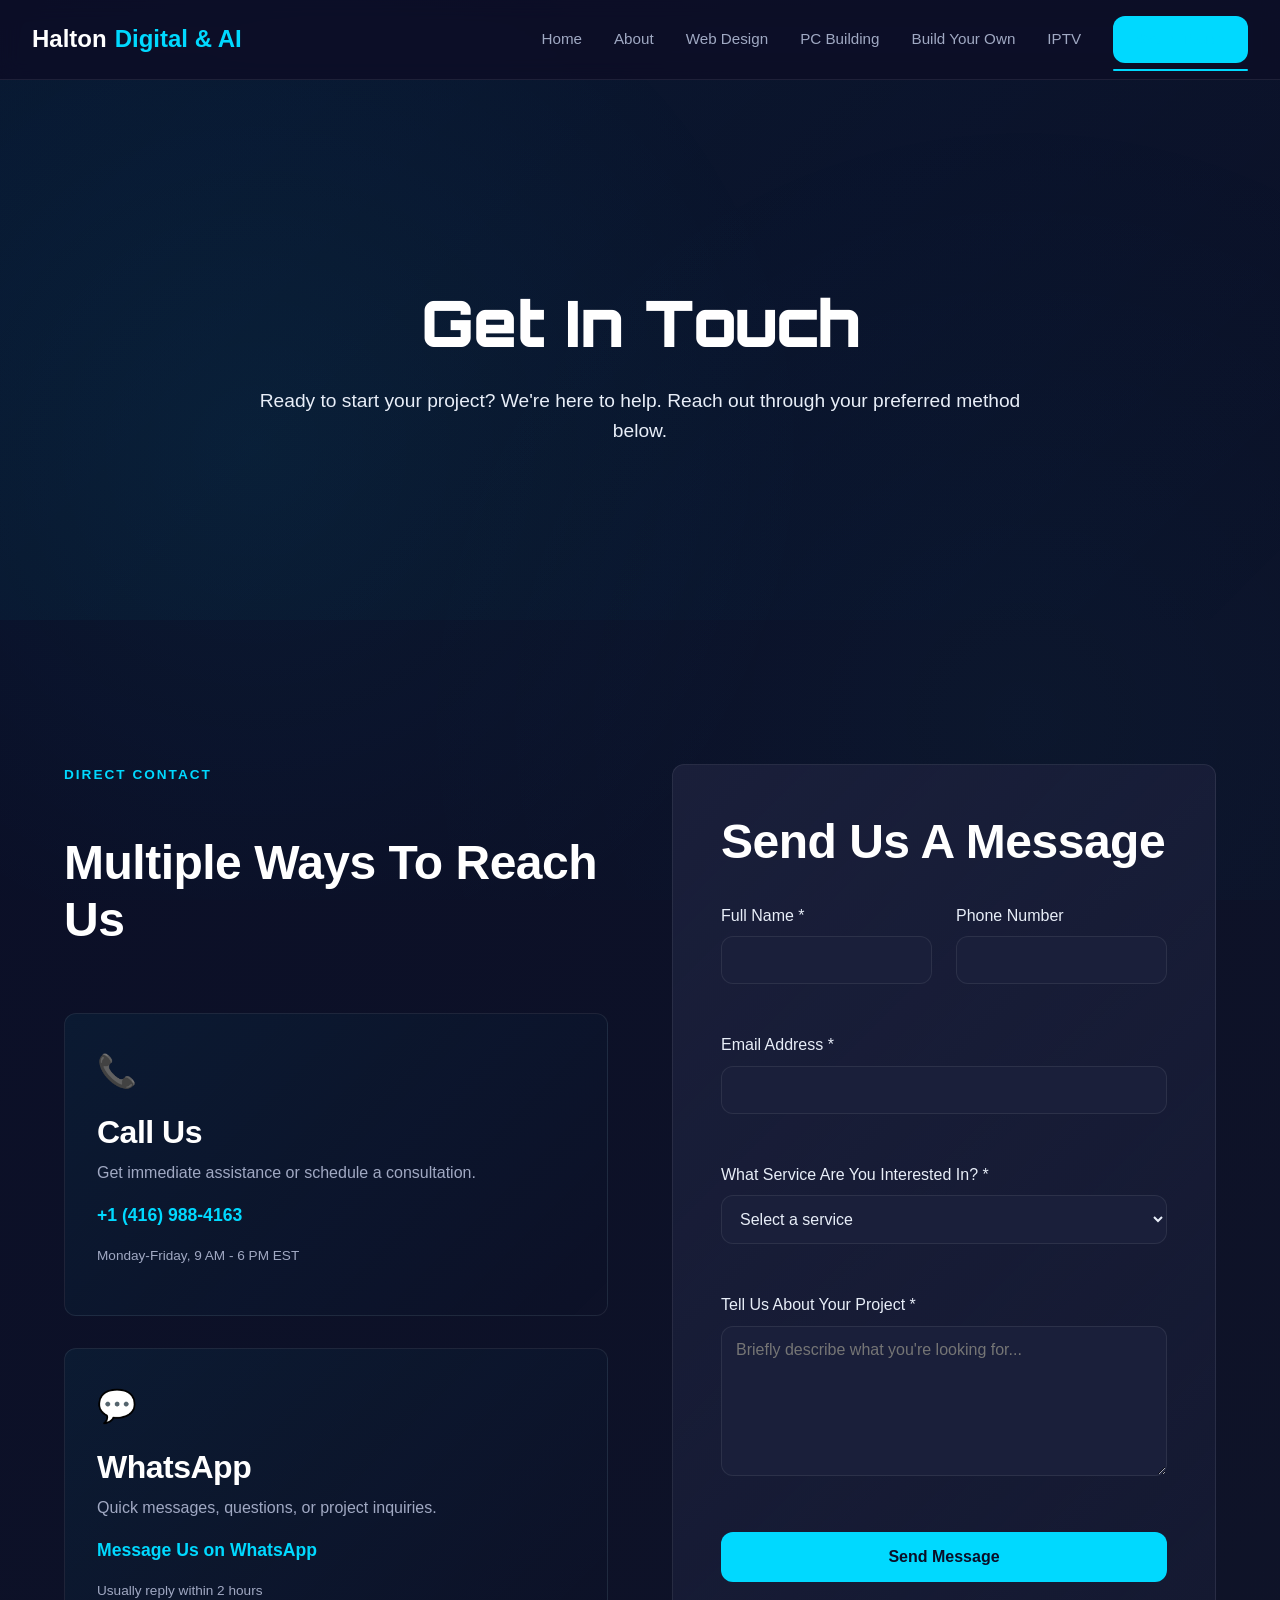
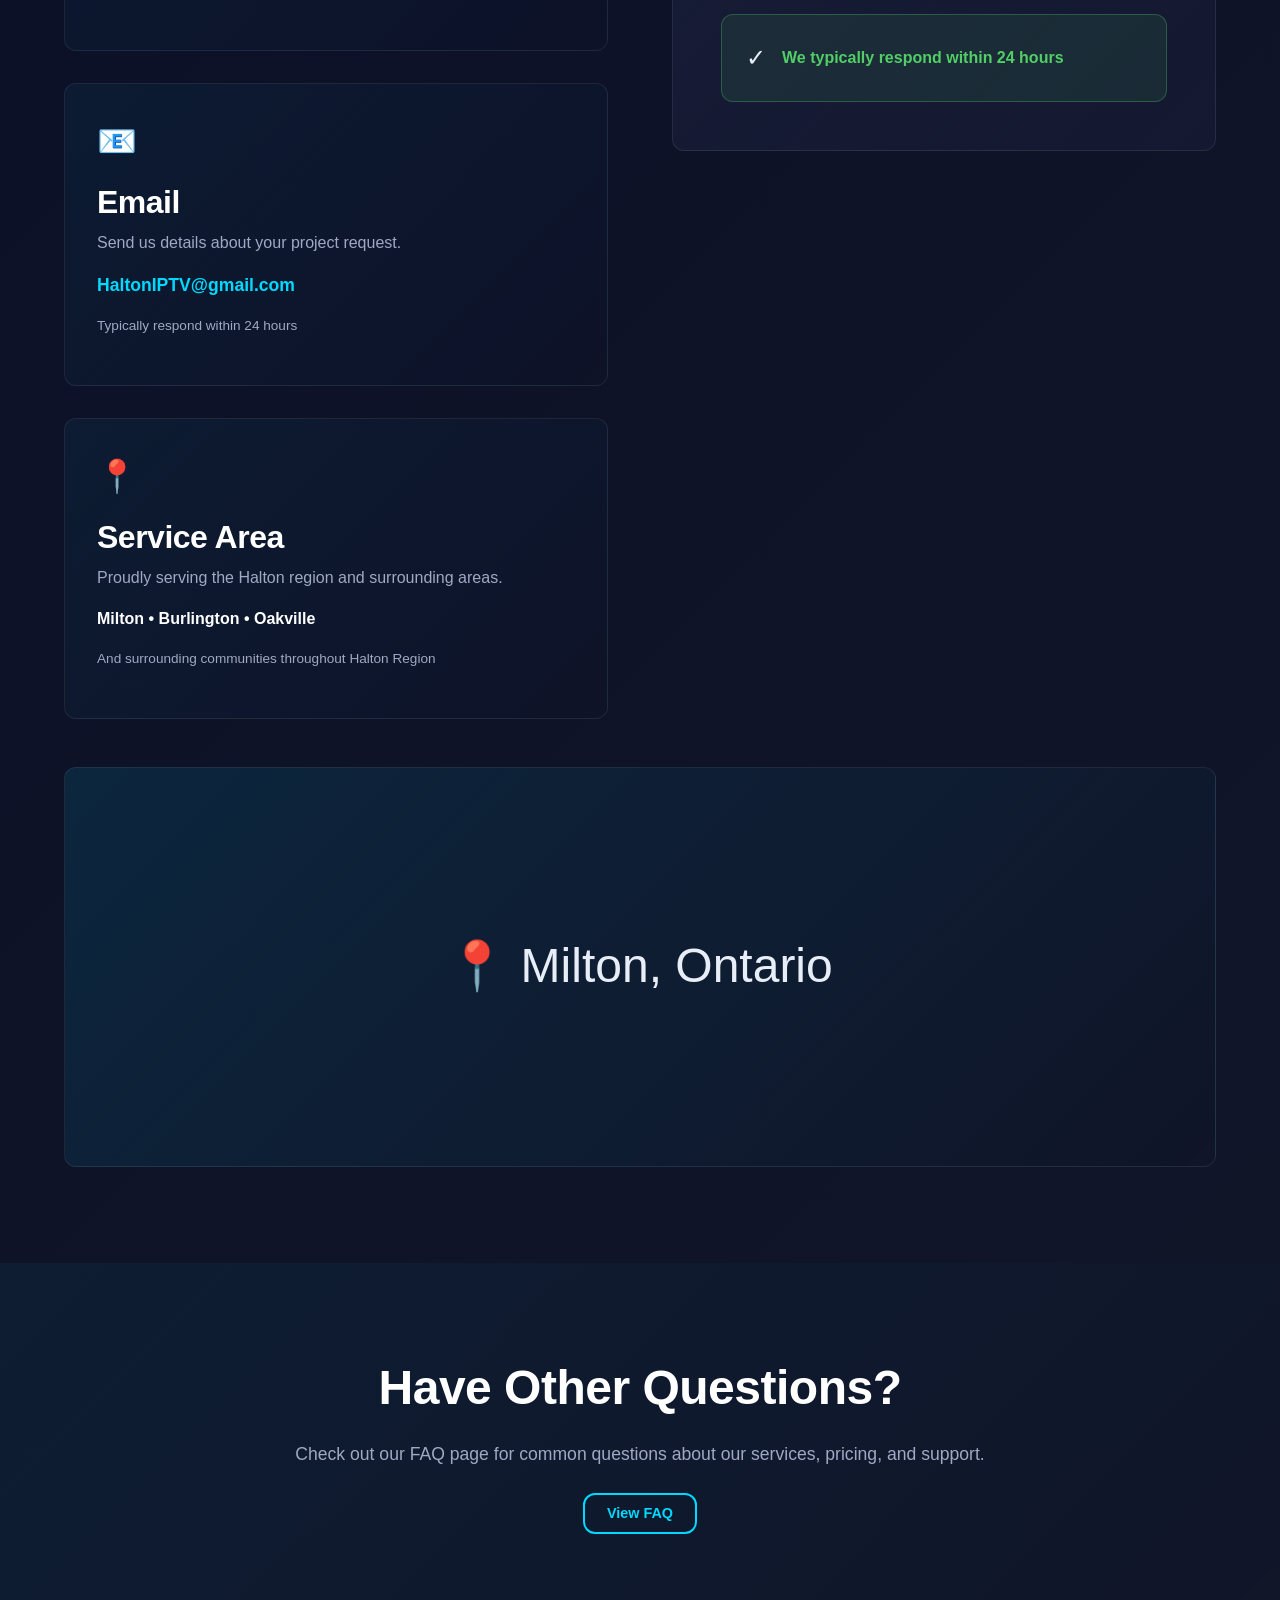
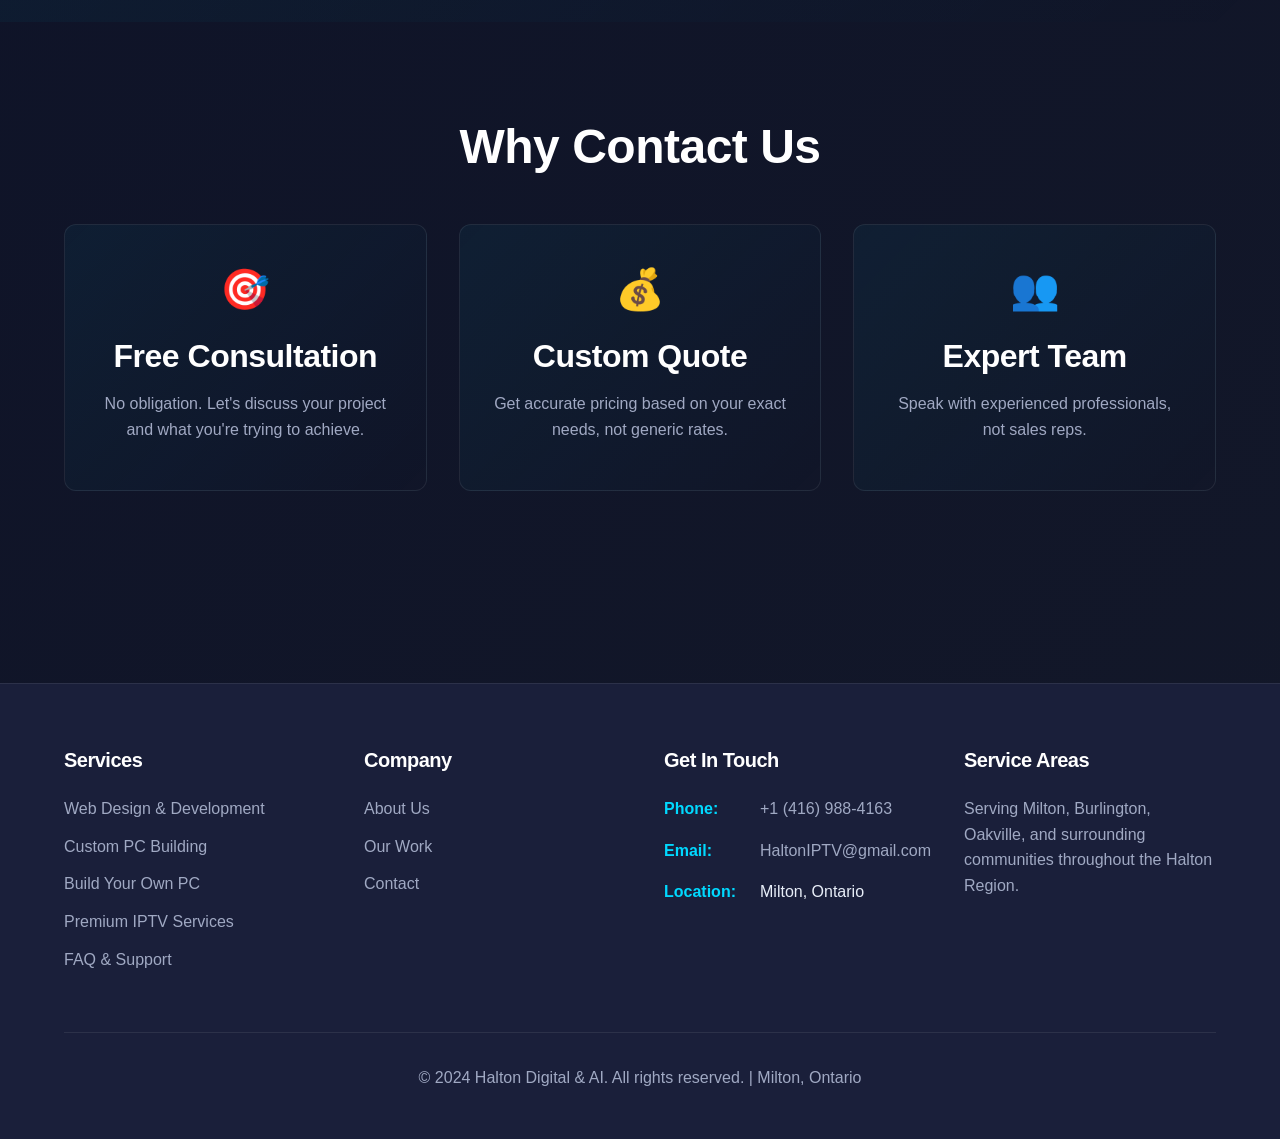
<file: contact.html>
<!DOCTYPE html>
<html lang="en">
<head>
<meta charset="UTF-8">
<meta name="viewport" content="width=device-width, initial-scale=1.0">
<title>Contact Halton Digital & AI - Web Design, PC Building, IPTV</title>
<meta name="description" content="Contact Halton Digital & AI. Phone, email, or contact form. Fast response times for Milton, Burlington, and Oakville area.">
<link href="https://fonts.googleapis.com/css2?family=Orbitron:wght@400;700;900&display=swap" rel="stylesheet">
<link rel="stylesheet" href="styles.css">
<style>
.hero h1 {
font-family: 'Orbitron', sans-serif;
font-weight: 900;
}
.contact-wrapper {
display: grid;
grid-template-columns: 1fr 1fr;
gap: 4rem;
align-items: start;
margin-top: 3rem;
}
.contact-info-section {
display: flex;
flex-direction: column;
gap: 2rem;
}
.contact-method {
padding: 2rem;
background: linear-gradient(135deg, rgba(0, 217, 255, 0.05) 0%, transparent 100%);
border: 1px solid var(--border);
border-radius: var(--radius);
transition: all 0.3s ease;
}
.contact-method:hover {
border-color: var(--cyan);
transform: translateX(8px);
}
.contact-method-icon {
font-size: 2rem;
margin-bottom: 1rem;
}
.contact-method h3 {
color: #ffffff;
margin-bottom: 0.5rem;
}
.contact-method p {
color: var(--muted);
margin-bottom: 1rem;
}
.contact-method a {
color: var(--cyan);
font-weight: 600;
font-size: 1.1rem;
}
.form-section {
background: linear-gradient(135deg, var(--ink2) 0%, rgba(26, 31, 58, 0.5) 100%);
border: 1px solid var(--border);
border-radius: var(--radius);
padding: 3rem;
}
.form-section h2 {
margin-bottom: 2rem;
color: #ffffff;
}
.form-row {
display: grid;
grid-template-columns: 1fr 1fr;
gap: 1.5rem;
margin-bottom: 1.5rem;
}
.form-row.full {
grid-template-columns: 1fr;
}
.submit-btn {
width: 100%;
padding: 1rem;
background: var(--cyan);
color: var(--ink);
border: none;
border-radius: var(--radius);
font-weight: 600;
font-size: 1rem;
cursor: pointer;
transition: all 0.3s ease;
}
.submit-btn:hover {
background: var(--cyan2);
transform: translateY(-2px);
box-shadow: 0 8px 16px rgba(0, 217, 255, 0.3);
}
.response-time {
display: flex;
align-items: center;
gap: 1rem;
padding: 1.5rem;
background: rgba(81, 207, 102, 0.1);
border: 1px solid rgba(81, 207, 102, 0.3);
border-radius: var(--radius);
margin-top: 2rem;
}
.response-time-icon {
font-size: 1.5rem;
}
.response-time-text {
color: var(--success);
font-weight: 600;
}
.map-placeholder {
width: 100%;
height: 400px;
background: linear-gradient(135deg, rgba(0, 217, 255, 0.1) 0%, transparent 100%);
border-radius: var(--radius);
border: 1px solid var(--border);
display: flex;
align-items: center;
justify-content: center;
margin-top: 3rem;
font-size: 3rem;
}
@media (max-width: 768px) {
.contact-wrapper {
grid-template-columns: 1fr;
gap: 2rem;
}
.form-row {
grid-template-columns: 1fr;
}
.form-section {
padding: 2rem;
}
.map-placeholder {
height: 300px;
}
}
</style>
</head>
<body>
<!-- Header -->
<header>
<div class="header-container">
<div class="logo">Halton <span>Digital & AI</span></div>
<nav>
<a href="index.html">Home</a>
<a href="about.html">About</a>
<a href="web-design.html">Web Design</a>
<a href="pc-building.html">PC Building</a>
<a href="custom-builder.html">Build Your Own</a>
<a href="iptv.html">IPTV</a>
<a href="contact.html" class="cta-btn active">Get In Touch</a>
</nav>
</div>
</header>
<main>
<!-- Hero -->
<section class="hero" style="min-height: 60vh;">
<div class="hero-content">
<h1>Get In Touch</h1>
<p style="font-size: 1.2rem;">Ready to start your project? We're here to help. Reach out through your preferred method below.</p>
</div>
</section>
<!-- Contact Section -->
<section class="section">
<div class="container">
<div class="contact-wrapper">
<!-- Contact Info -->
<div class="contact-info-section">
<span class="section-label">Direct Contact</span>
<h2 style="margin-bottom: 2rem;">Multiple Ways To Reach Us</h2>
<div class="contact-method">
<div class="contact-method-icon">📞</div>
<h3>Call Us</h3>
<p>Get immediate assistance or schedule a consultation.</p>
<a href="tel:+14169884163">+1 (416) 988-4163</a>
<p style="font-size: 0.85rem; margin-top: 1rem; color: var(--muted);">Monday-Friday, 9 AM - 6 PM EST</p>
</div>
<div class="contact-method">
<div class="contact-method-icon">💬</div>
<h3>WhatsApp</h3>
<p>Quick messages, questions, or project inquiries.</p>
<a href="https://wa.me/14169884163">Message Us on WhatsApp</a>
<p style="font-size: 0.85rem; margin-top: 1rem; color: var(--muted);">Usually reply within 2 hours</p>
</div>
<div class="contact-method">
<div class="contact-method-icon">📧</div>
<h3>Email</h3>
<p>Send us details about your project request.</p>
<a href="mailto:HaltonIPTV@gmail.com">HaltonIPTV@gmail.com</a>
<p style="font-size: 0.85rem; margin-top: 1rem; color: var(--muted);">Typically respond within 24 hours</p>
</div>
<div class="contact-method">
<div class="contact-method-icon">📍</div>
<h3>Service Area</h3>
<p>Proudly serving the Halton region and surrounding areas.</p>
<p style="color: #ffffff; font-weight: 600;">Milton • Burlington • Oakville</p>
<p style="font-size: 0.85rem; color: var(--muted);">And surrounding communities throughout Halton Region</p>
</div>
</div>
<!-- Contact Form -->
<div class="form-section">
<h2>Send Us A Message</h2>
<form>
<div class="form-row">
<div class="form-group">
<label for="name">Full Name *</label>
<input type="text" id="name" name="name" required>
</div>
<div class="form-group">
<label for="phone">Phone Number</label>
<input type="tel" id="phone" name="phone">
</div>
</div>
<div class="form-row full">
<div class="form-group">
<label for="email">Email Address *</label>
<input type="email" id="email" name="email" required>
</div>
</div>
<div class="form-row full">
<div class="form-group">
<label for="service">What Service Are You Interested In? *</label>
<select id="service" name="service" required>
<option value="">Select a service</option>
<option value="web-design">Web Design & Development</option>
<option value="pc-building">Custom PC Building</option>
<option value="iptv">Premium IPTV Services</option>
<option value="other">Other / Multiple Services</option>
</select>
</div>
</div>
<div class="form-row full">
<div class="form-group">
<label for="message">Tell Us About Your Project *</label>
<textarea id="message" name="message" placeholder="Briefly describe what you're looking for..." required></textarea>
</div>
</div>
<button type="submit" class="submit-btn">Send Message</button>
<div class="response-time">
<div class="response-time-icon">✓</div>
<div class="response-time-text">We typically respond within 24 hours</div>
</div>
</form>
</div>
</div>
<!-- Map Placeholder -->
<div class="map-placeholder">
📍 Milton, Ontario
</div>
</div>
</section>
<!-- FAQ CTA -->
<section class="section" style="background: linear-gradient(135deg, rgba(0, 217, 255, 0.05) 0%, transparent 100%);">
<div class="container">
<div style="text-align: center; max-width: 700px; margin: 0 auto;">
<h2 style="margin-bottom: 1.5rem;">Have Other Questions?</h2>
<p style="font-size: 1.1rem; margin-bottom: 2rem;">
Check out our FAQ page for common questions about our services, pricing, and support.
</p>
<a href="faq.html" class="cta-btn cta-btn-outline">View FAQ</a>
</div>
</div>
</section>
<!-- Reassurance Section -->
<section class="section">
<div class="container">
<h2 style="text-align: center; margin-bottom: 3rem;">Why Contact Us</h2>
<div style="display: grid; grid-template-columns: repeat(auto-fit, minmax(280px, 1fr)); gap: 2rem;">
<div style="text-align: center; padding: 2rem; background: linear-gradient(135deg, rgba(0, 217, 255, 0.05) 0%, transparent 100%); border: 1px solid var(--border); border-radius: var(--radius);">
<div style="font-size: 2.5rem; margin-bottom: 1rem;">🎯</div>
<h3 style="color: #ffffff; margin-bottom: 1rem;">Free Consultation</h3>
<p>No obligation. Let's discuss your project and what you're trying to achieve.</p>
</div>
<div style="text-align: center; padding: 2rem; background: linear-gradient(135deg, rgba(0, 217, 255, 0.05) 0%, transparent 100%); border: 1px solid var(--border); border-radius: var(--radius);">
<div style="font-size: 2.5rem; margin-bottom: 1rem;">💰</div>
<h3 style="color: #ffffff; margin-bottom: 1rem;">Custom Quote</h3>
<p>Get accurate pricing based on your exact needs, not generic rates.</p>
</div>
<div style="text-align: center; padding: 2rem; background: linear-gradient(135deg, rgba(0, 217, 255, 0.05) 0%, transparent 100%); border: 1px solid var(--border); border-radius: var(--radius);">
<div style="font-size: 2.5rem; margin-bottom: 1rem;">👥</div>
<h3 style="color: #ffffff; margin-bottom: 1rem;">Expert Team</h3>
<p>Speak with experienced professionals, not sales reps.</p>
</div>
</div>
</div>
</section>
</main>
<!-- Footer -->
<footer>
<div class="container">
<div class="footer-content">
<div class="footer-section">
<h4>Services</h4>
<ul>
<li><a href="web-design.html">Web Design & Development</a></li>
<li><a href="pc-building.html">Custom PC Building</a></li>
<li><a href="custom-builder.html">Build Your Own PC</a></li>
<li><a href="iptv.html">Premium IPTV Services</a></li>
<li><a href="faq.html">FAQ & Support</a></li>
</ul>
</div>
<div class="footer-section">
<h4>Company</h4>
<ul>
<li><a href="about.html">About Us</a></li>
<li><a href="portfolio.html">Our Work</a></li>
<li><a href="contact.html">Contact</a></li>
</ul>
</div>
<div class="footer-section">
<h4>Get In Touch</h4>
<div class="contact-info">
<div class="contact-item">
<strong>Phone:</strong>
<a href="tel:+14169884163">+1 (416) 988-4163</a>
</div>
<div class="contact-item">
<strong>Email:</strong>
<a href="mailto:HaltonIPTV@gmail.com">HaltonIPTV@gmail.com</a>
</div>
<div class="contact-item">
<strong>Location:</strong>
<span>Milton, Ontario</span>
</div>
</div>
</div>
<div class="footer-section">
<h4>Service Areas</h4>
<p>Serving Milton, Burlington, Oakville, and surrounding communities throughout the Halton Region.</p>
</div>
</div>
<div class="footer-bottom">
<p>&copy; 2024 Halton Digital & AI. All rights reserved. | Milton, Ontario</p>
</div>
</div>
</footer>
<script>
// Prefill the form when arriving from the custom PC builder (contact.html?build=...)
(function () {
  const params = new URLSearchParams(window.location.search);
  const build = params.get('build');
  if (build) {
    const msg = document.getElementById('message');
    if (msg) {
      msg.value = decodeURIComponent(build) + '\n\n';
    }
    // Auto-select the "Custom PC Building" service option
    const service = document.getElementById('service');
    if (service) {
      service.value = 'pc-building';
    }
    // Scroll the form into view so the user sees their build
    const formSection = document.querySelector('.form-section');
    if (formSection) {
      formSection.scrollIntoView({ behavior: 'smooth' });
    }
  }
})();

// Simple form handling
document.querySelector('form').addEventListener('submit', function(e) {
e.preventDefault();
alert('Thank you for your message! We will contact you shortly.');
this.reset();
});
</script>
</body>
</html>
</file>
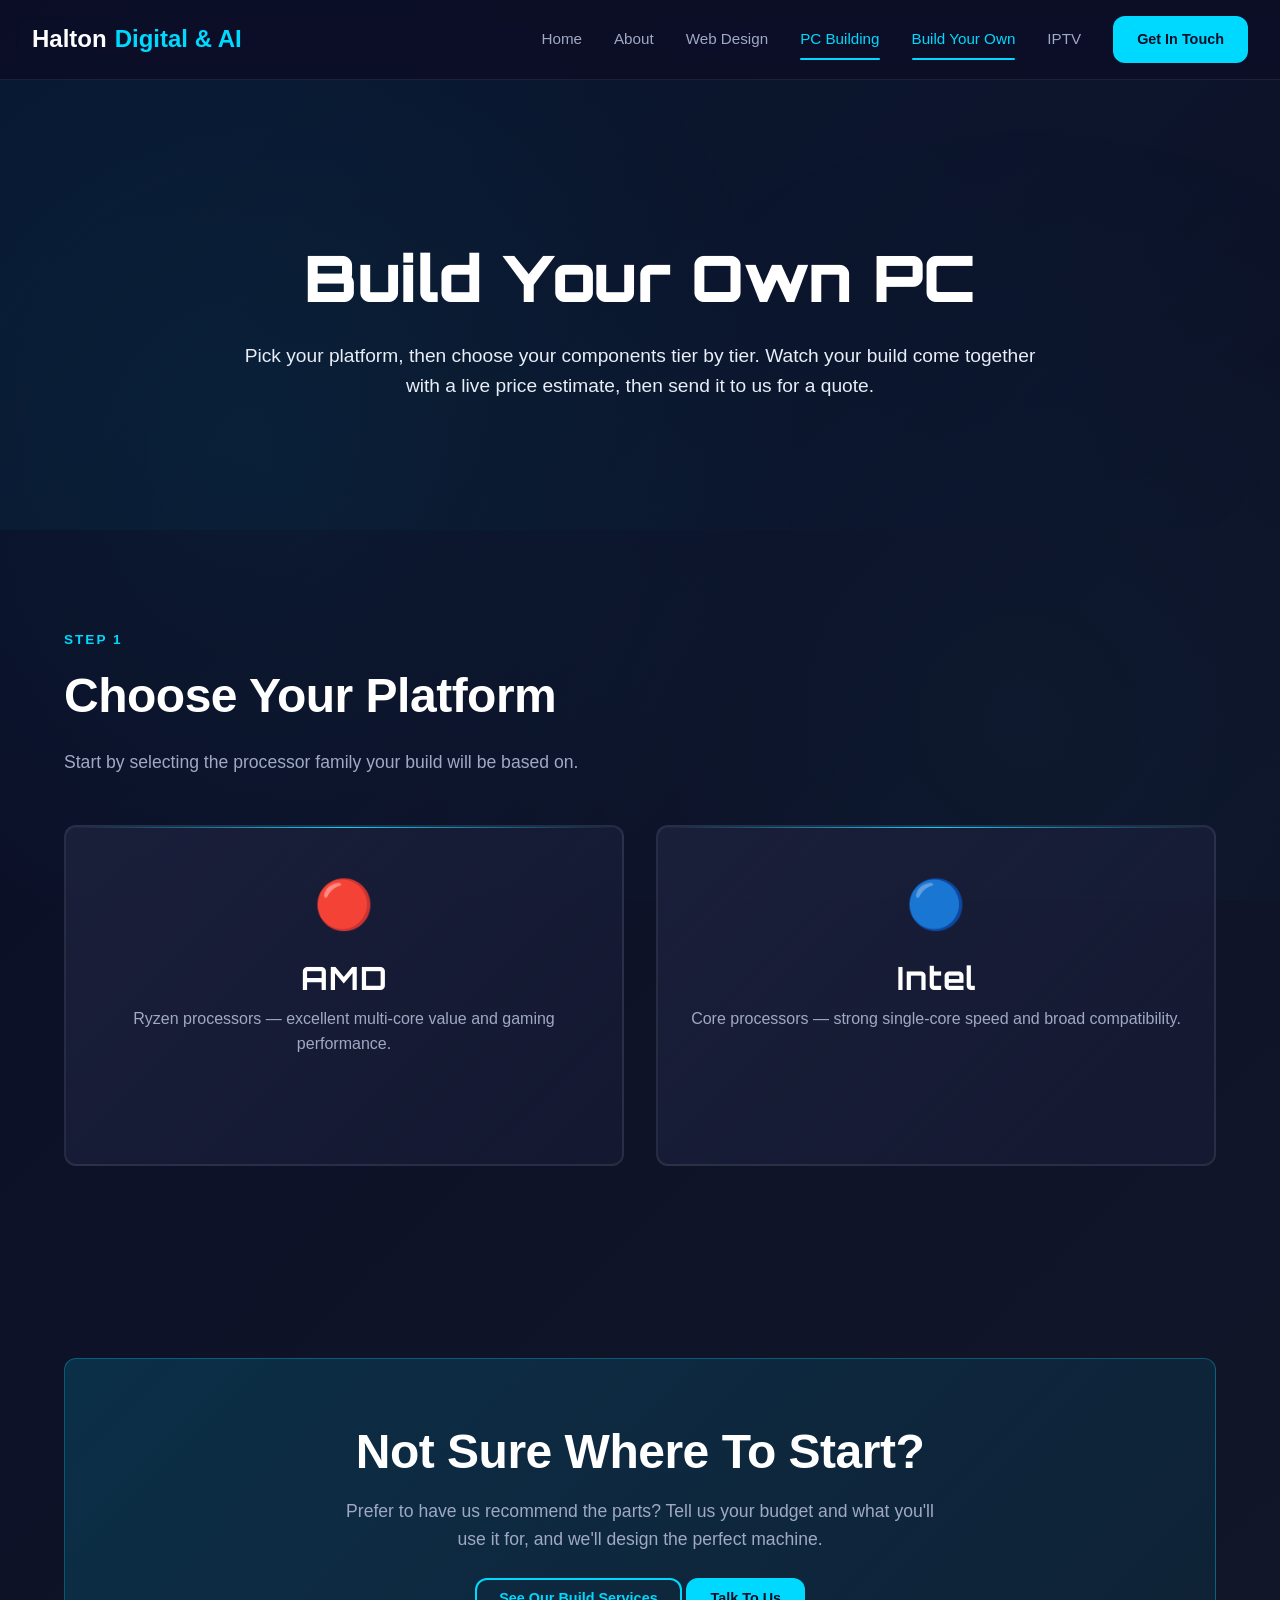
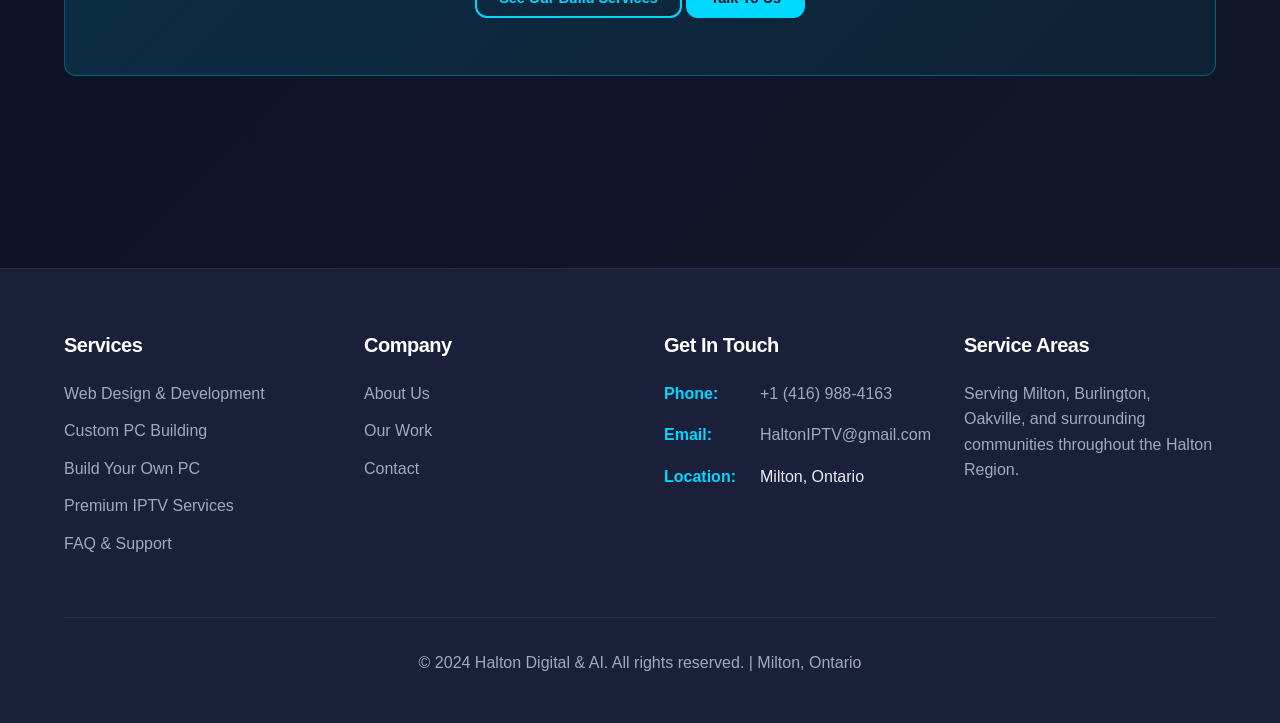
<file: custom-builder.html>
<!DOCTYPE html>
<html lang="en">
<head>
<meta charset="UTF-8">
<meta name="viewport" content="width=device-width, initial-scale=1.0">
<title>Custom PC Builder - Build Your Own | Halton Digital & AI</title>
<meta name="description" content="Build your own custom PC. Choose AMD or Intel, then pick low, mid, or high-end components. Get an instant quote request from Halton Digital & AI in Milton, Ontario.">
<link href="https://fonts.googleapis.com/css2?family=Orbitron:wght@400;700;900&display=swap" rel="stylesheet">
<link rel="stylesheet" href="styles.css">
<style>
.hero h1 { font-family: 'Orbitron', sans-serif; font-weight: 900; }

/* ---- Platform (AMD / Intel) selection ---- */
.platform-select {
  display: grid;
  grid-template-columns: repeat(auto-fit, minmax(280px, 1fr));
  gap: 2rem;
  margin-top: 3rem;
}
.platform-card {
  background: linear-gradient(135deg, var(--ink2) 0%, rgba(26, 31, 58, 0.5) 100%);
  border: 2px solid var(--border);
  border-radius: var(--radius);
  padding: 2.5rem 2rem;
  text-align: center;
  cursor: pointer;
  transition: all 0.3s ease;
  position: relative;
  overflow: hidden;
}
.platform-card::before {
  content: '';
  position: absolute;
  top: 0; left: 0;
  width: 100%; height: 1px;
  background: linear-gradient(90deg, transparent, var(--cyan), transparent);
}
.platform-card:hover { border-color: var(--cyan); transform: translateY(-6px); box-shadow: 0 20px 40px rgba(0, 217, 255, 0.12); }
.platform-card.selected { border-color: var(--cyan); box-shadow: 0 0 0 1px var(--cyan), 0 20px 40px rgba(0, 217, 255, 0.15); }
.platform-card .platform-icon { font-size: 3rem; margin-bottom: 1rem; }
.platform-card h3 { font-family: 'Orbitron', sans-serif; letter-spacing: 1px; margin-bottom: 0.5rem; }
.platform-badge {
  display: inline-block; margin-top: 1rem; padding: 0.4rem 1rem;
  border: 1px solid var(--cyan); border-radius: 100px;
  color: var(--cyan); font-size: 0.8rem; font-weight: 600;
  text-transform: uppercase; letter-spacing: 1px; opacity: 0; transition: opacity 0.3s ease;
}
.platform-card.selected .platform-badge { opacity: 1; }

/* ---- Builder ---- */
#builder { display: none; }
#builder.active { display: block; }

.builder-layout { display: grid; grid-template-columns: 1fr 340px; gap: 2.5rem; align-items: start; margin-top: 2rem; }

.component-block { margin-bottom: 2.5rem; }
.component-head { display: flex; align-items: center; gap: 0.75rem; margin-bottom: 1.25rem; flex-wrap: wrap; }
.component-head .c-icon { font-size: 1.6rem; }
.component-head h3 { font-family: 'Orbitron', sans-serif; font-size: 1.15rem; letter-spacing: 0.5px; margin: 0; }
.component-head .req { color: var(--cyan); font-size: 0.7rem; text-transform: uppercase; letter-spacing: 1px; margin-left: auto; opacity: 0.7; }
.component-note { font-size: 0.78rem; color: rgba(255, 200, 120, 0.9); margin: -0.5rem 0 1rem; display: flex; gap: 0.4rem; align-items: flex-start; line-height: 1.4; }
.component-note .note-icon { flex-shrink: 0; }

/* ---- GPU brand toggle ---- */
.brand-toggle { display: inline-flex; gap: 0.5rem; margin-left: 0.75rem; }
.brand-btn {
  padding: 0.4rem 1rem;
  border: 1px solid var(--border);
  background: transparent;
  color: rgba(255,255,255,0.6);
  border-radius: 100px;
  font-size: 0.75rem;
  font-weight: 600;
  text-transform: uppercase;
  letter-spacing: 0.5px;
  cursor: pointer;
  transition: all 0.2s ease;
}
.brand-btn:hover { border-color: var(--cyan); color: #fff; }
.brand-btn.active { border-color: var(--cyan); background: rgba(0, 217, 255, 0.12); color: var(--cyan); box-shadow: 0 0 0 1px var(--cyan); }

.tier-grid { display: grid; grid-template-columns: repeat(3, 1fr); gap: 1rem; }
.tier-card {
  background: linear-gradient(135deg, rgba(0, 217, 255, 0.05) 0%, transparent 100%);
  border: 1px solid var(--border);
  border-radius: var(--radius);
  padding: 1.25rem;
  cursor: pointer;
  transition: all 0.25s ease;
  position: relative;
}
.tier-card:hover { border-color: var(--cyan); transform: translateY(-3px); }
.tier-card.selected { border-color: var(--cyan); background: linear-gradient(135deg, rgba(0, 217, 255, 0.12) 0%, transparent 100%); box-shadow: 0 0 0 1px var(--cyan); }
.tier-label { color: var(--cyan); font-weight: 600; font-size: 0.75rem; text-transform: uppercase; letter-spacing: 1px; margin-bottom: 0.5rem; }
.tier-part { color: #fff; font-size: 0.95rem; font-weight: 600; min-height: 2.4em; line-height: 1.2; }
.tier-price { margin-top: 0.75rem; color: var(--cyan); font-weight: 700; font-size: 1rem; }
.tier-card .check { position: absolute; top: 0.6rem; right: 0.75rem; color: var(--cyan); font-weight: 700; opacity: 0; transition: opacity 0.2s ease; }
.tier-card.selected .check { opacity: 1; }

/* ---- Summary sidebar ---- */
.summary {
  background: linear-gradient(135deg, var(--ink2) 0%, rgba(26, 31, 58, 0.5) 100%);
  border: 1px solid var(--border);
  border-radius: var(--radius);
  padding: 1.75rem;
  position: sticky;
  top: 1.5rem;
}
.summary h3 { font-family: 'Orbitron', sans-serif; font-size: 1.1rem; letter-spacing: 0.5px; margin-bottom: 0.25rem; }
.summary .sum-platform { color: var(--cyan); font-size: 0.85rem; font-weight: 600; text-transform: uppercase; letter-spacing: 1px; margin-bottom: 1.25rem; }
.sum-list { list-style: none; padding: 0; margin: 0 0 1.25rem; }
.sum-list li { display: flex; justify-content: space-between; gap: 0.5rem; padding: 0.6rem 0; border-bottom: 1px solid var(--border); font-size: 0.85rem; }
.sum-list li:last-child { border-bottom: none; }
.sum-list .sl-name { color: rgba(255,255,255,0.55); }
.sum-list .sl-val { color: #fff; text-align: right; font-weight: 600; }
.sum-list .sl-val.empty { color: rgba(255,255,255,0.3); font-weight: 400; font-style: italic; }
.sum-total { display: flex; justify-content: space-between; align-items: baseline; padding-top: 1rem; border-top: 2px solid var(--cyan); margin-bottom: 1.5rem; }
.sum-total .lbl { font-family: 'Orbitron', sans-serif; font-size: 0.9rem; letter-spacing: 1px; }
.sum-total .amt { font-family: 'Orbitron', sans-serif; color: var(--cyan); font-size: 1.5rem; font-weight: 700; }
.summary .cta-btn { width: 100%; text-align: center; }
.summary .reset-link { display: block; text-align: center; margin-top: 1rem; color: rgba(255,255,255,0.5); font-size: 0.8rem; cursor: pointer; background: none; border: none; width: 100%; }
.summary .reset-link:hover { color: var(--cyan); }
.sum-note { margin-top: 1rem; font-size: 0.72rem; color: rgba(255,255,255,0.4); line-height: 1.5; text-align: center; }

@media (max-width: 900px) {
  .builder-layout { grid-template-columns: 1fr; }
  .summary { position: static; }
  .tier-grid { grid-template-columns: 1fr; }
}
</style>
</head>
<body>
<!-- Header -->
<header>
  <div class="header-container">
    <div class="logo">Halton <span>Digital & AI</span></div>
    <nav>
      <a href="index.html">Home</a>
      <a href="about.html">About</a>
      <a href="web-design.html">Web Design</a>
      <a href="pc-building.html" class="active">PC Building</a>
      <a href="custom-builder.html" class="active">Build Your Own</a>
      <a href="iptv.html">IPTV</a>
      <a href="contact.html" class="cta-btn">Get In Touch</a>
    </nav>
  </div>
</header>

<main>
  <!-- Hero -->
  <section class="hero" style="min-height: 50vh;">
    <div class="hero-content">
      <h1>Build Your Own PC</h1>
      <p style="font-size: 1.2rem;">Pick your platform, then choose your components tier by tier. Watch your build come together with a live price estimate, then send it to us for a quote.</p>
    </div>
  </section>

  <!-- Step 1: Platform -->
  <section class="section" id="platform">
    <div class="container">
      <span class="section-label">Step 1</span>
      <h2>Choose Your Platform</h2>
      <p style="font-size: 1.1rem;">Start by selecting the processor family your build will be based on.</p>
      <div class="platform-select">
        <div class="platform-card" data-platform="AMD" onclick="selectPlatform('AMD', this)">
          <div class="platform-icon">🔴</div>
          <h3>AMD</h3>
          <p>Ryzen processors — excellent multi-core value and gaming performance.</p>
          <div class="platform-badge">Selected</div>
        </div>
        <div class="platform-card" data-platform="Intel" onclick="selectPlatform('Intel', this)">
          <div class="platform-icon">🔵</div>
          <h3>Intel</h3>
          <p>Core processors — strong single-core speed and broad compatibility.</p>
          <div class="platform-badge">Selected</div>
        </div>
      </div>
    </div>
  </section>

  <!-- Step 2: Builder -->
  <section class="section" id="builder" style="background: linear-gradient(135deg, rgba(0, 217, 255, 0.05) 0%, transparent 100%);">
    <div class="container">
      <span class="section-label">Step 2</span>
      <h2>Configure Your Components</h2>
      <p style="font-size: 1.1rem;">Choose a tier for each part. For your graphics card, pick NVIDIA or AMD first, then choose a tier. Every PC needs all components below for a complete build.</p>

      <div class="builder-layout">
        <!-- Components get injected here -->
        <div id="components"></div>

        <!-- Summary sidebar -->
        <aside class="summary">
          <h3>Your Build</h3>
          <div class="sum-platform" id="sumPlatform">— No platform —</div>
          <ul class="sum-list" id="sumList"></ul>
          <div class="sum-total">
            <span class="lbl">Est. Total</span>
            <span class="amt" id="sumTotal">$0</span>
          </div>
          <a href="#" class="cta-btn" id="requestBtn" onclick="requestBuild(event)">Request This Build</a>
          <button class="reset-link" onclick="resetBuild()">Reset build</button>
          <p class="sum-note">Prices are estimates for hardware only and may vary with market availability. Final quote confirmed by Halton Digital & AI.</p>
        </aside>
      </div>
    </div>
  </section>

  <!-- CTA -->
  <section class="section">
    <div class="container">
      <div style="background: linear-gradient(135deg, rgba(0, 217, 255, 0.15) 0%, rgba(0, 168, 204, 0.08) 100%); border: 1px solid rgba(0, 217, 255, 0.3); border-radius: 12px; padding: 4rem 2rem; text-align: center;">
        <h2 style="margin-bottom: 1rem;">Not Sure Where To Start?</h2>
        <p style="font-size: 1.1rem; margin-bottom: 2rem; max-width: 600px; margin-left: auto; margin-right: auto;">
          Prefer to have us recommend the parts? Tell us your budget and what you'll use it for, and we'll design the perfect machine.
        </p>
        <a href="pc-building.html" class="cta-btn cta-btn-outline">See Our Build Services</a>
        <a href="contact.html" class="cta-btn">Talk To Us</a>
      </div>
    </div>
  </section>
</main>

<!-- Footer -->
<footer>
  <div class="container">
    <div class="footer-content">
      <div class="footer-section">
        <h4>Services</h4>
        <ul>
          <li><a href="web-design.html">Web Design & Development</a></li>
          <li><a href="pc-building.html">Custom PC Building</a></li>
          <li><a href="custom-builder.html">Build Your Own PC</a></li>
          <li><a href="iptv.html">Premium IPTV Services</a></li>
          <li><a href="faq.html">FAQ & Support</a></li>
        </ul>
      </div>
      <div class="footer-section">
        <h4>Company</h4>
        <ul>
          <li><a href="about.html">About Us</a></li>
          <li><a href="portfolio.html">Our Work</a></li>
          <li><a href="contact.html">Contact</a></li>
        </ul>
      </div>
      <div class="footer-section">
        <h4>Get In Touch</h4>
        <div class="contact-info">
          <div class="contact-item"><strong>Phone:</strong> <a href="tel:+14169884163">+1 (416) 988-4163</a></div>
          <div class="contact-item"><strong>Email:</strong> <a href="mailto:HaltonIPTV@gmail.com">HaltonIPTV@gmail.com</a></div>
          <div class="contact-item"><strong>Location:</strong> <span>Milton, Ontario</span></div>
        </div>
      </div>
      <div class="footer-section">
        <h4>Service Areas</h4>
        <p>Serving Milton, Burlington, Oakville, and surrounding communities throughout the Halton Region.</p>
      </div>
    </div>
    <div class="footer-bottom">
      <p>&copy; 2024 Halton Digital & AI. All rights reserved. | Milton, Ontario</p>
    </div>
  </div>
</footer>

<script>
/* =========================================================================
   CUSTOM PC BUILDER — EDIT YOUR PARTS & PRICES HERE
   -------------------------------------------------------------------------
   For each component, fill in the part name and price for:
     low  = budget / entry-level tier
     mid  = mid-range tier
     high = high-end tier
   ...for BOTH "AMD" and "Intel" platforms.

   Prices are numbers only (no $ sign), in CAD.

   GPU IS SPECIAL: the graphics card has TWO brands (nvidia / amd), each
   with its own low/mid/high tiers. Users toggle the brand on the page.
   Edit gpu.brands.nvidia.* and gpu.brands.amd.* below.
   ========================================================================= */
let PARTS = {};  // Loaded from parts.json (edit via admin.html, then upload parts.json to the repo)

const TIER_LABELS = { low: "Budget", mid: "Mid-Range", high: "High-End" };
const TIER_ORDER = ["low", "mid", "high"];
const BRAND_LABELS = { nvidia: "NVIDIA", amd: "AMD" };

// Load parts & prices from parts.json on page load
let partsReady = (async function loadParts() {
  try {
    const res = await fetch('parts.json?t=' + Date.now(), {cache: 'no-store'});
    if (!res.ok) throw new Error('HTTP ' + res.status);
    PARTS = await res.json();
  } catch (e) {
    console.error('Could not load parts.json:', e);
    alert('Sorry, the parts list could not be loaded right now. Please try again later.');
  }
})();

let platform = null;
let selections = {};      // { componentKey: "low" | "mid" | "high" }
let gpuBrand = "nvidia";  // currently selected GPU brand

async function selectPlatform(p, el) {
  await partsReady;
  if (!PARTS[p]) { return; }
  platform = p;
  selections = {};
  gpuBrand = "nvidia";
  document.querySelectorAll('.platform-card').forEach(c => c.classList.remove('selected'));
  el.classList.add('selected');
  renderComponents();
  document.getElementById('builder').classList.add('active');
  document.getElementById('builder').scrollIntoView({ behavior: 'smooth' });
  updateSummary();
}

function fmt(n) { return '$' + Number(n).toLocaleString('en-CA'); }

// Returns the active tiers object for a component (handles GPU brand)
function getTiers(comp) {
  return comp.isGpu ? comp.brands[gpuBrand] : comp.tiers;
}

function renderComponents() {
  const wrap = document.getElementById('components');
  const comps = PARTS[platform];
  let html = '';
  for (const key in comps) {
    const c = comps[key];
    html += `<div class="component-block">
      <div class="component-head">
        <span class="c-icon">${c.icon}</span>
        <h3>${c.name}</h3>`;
    if (c.isGpu) {
      html += `<div class="brand-toggle">`;
      for (const b in c.brands) {
        html += `<button class="brand-btn ${b === gpuBrand ? 'active' : ''}" data-brand="${b}" onclick="selectBrand('${b}')">${BRAND_LABELS[b]}</button>`;
      }
      html += `</div>`;
    }
    html += `<span class="req">Required</span>
      </div>`;
    if (c.note) {
      html += `<div class="component-note"><span class="note-icon">⚠️</span><span>${c.note}</span></div>`;
    }
    html += `<div class="tier-grid">`;
    const tiers = getTiers(c);
    TIER_ORDER.forEach(tier => {
      const t = tiers[tier];
      const partText = t.part ? t.part : '<span style="color:rgba(255,255,255,0.3);font-style:italic;">To be added</span>';
      const priceText = t.price ? fmt(t.price) : '—';
      const sel = selections[key] === tier ? 'selected' : '';
      html += `<div class="tier-card ${sel}" data-comp="${key}" data-tier="${tier}" onclick="selectTier('${key}','${tier}',this)">
        <span class="check">✓</span>
        <div class="tier-label">${TIER_LABELS[tier]}</div>
        <div class="tier-part">${partText}</div>
        <div class="tier-price">${priceText}</div>
      </div>`;
    });
    html += `</div></div>`;
  }
  wrap.innerHTML = html;
}

function selectBrand(brand) {
  gpuBrand = brand;
  // Re-render so GPU tiers update; keep all existing selections intact
  renderComponents();
  updateSummary();
}

function selectTier(comp, tier, el) {
  selections[comp] = tier;
  document.querySelectorAll(`.tier-card[data-comp="${comp}"]`).forEach(c => c.classList.remove('selected'));
  el.classList.add('selected');
  updateSummary();
}

function updateSummary() {
  document.getElementById('sumPlatform').textContent = platform ? platform + ' Platform' : '— No platform —';
  const comps = PARTS[platform] || {};
  const list = document.getElementById('sumList');
  let total = 0;
  let html = '';
  for (const key in comps) {
    const c = comps[key];
    const tier = selections[key];
    if (tier) {
      const t = getTiers(c)[tier];
      const partLabel = t.part ? t.part : TIER_LABELS[tier] + ' (TBD)';
      html += `<li><span class="sl-name">${c.name}</span><span class="sl-val">${partLabel}${t.price ? ' · ' + fmt(t.price) : ''}</span></li>`;
      total += Number(t.price) || 0;
    } else {
      html += `<li><span class="sl-name">${c.name}</span><span class="sl-val empty">Not selected</span></li>`;
    }
  }
  list.innerHTML = html;
  document.getElementById('sumTotal').textContent = fmt(total);
}

function resetBuild() {
  selections = {};
  gpuBrand = "nvidia";
  renderComponents();
  updateSummary();
}

function requestBuild(e) {
  e.preventDefault();
  if (!platform) { alert('Please choose a platform first.'); return; }
  const comps = PARTS[platform];
  const missing = Object.keys(comps).filter(k => !selections[k]);
  if (missing.length) {
    alert('Please select a tier for every component before requesting a quote.\n\nStill needed: ' + missing.map(k => comps[k].name).join(', '));
    return;
  }
  // Build a readable summary to pass to the contact page
  let lines = ['Custom PC Build Request', '=======================', 'Platform: ' + platform, ''];
  let total = 0;
  for (const key in comps) {
    const c = comps[key];
    const t = getTiers(c)[selections[key]];
    const partLabel = t.part ? t.part : '(' + TIER_LABELS[selections[key]] + ' — TBD)';
    lines.push(c.name + ': ' + partLabel + ' [' + TIER_LABELS[selections[key]] + ']' + (t.price ? ' — ' + fmt(t.price) : ''));
    total += Number(t.price) || 0;
  }
  lines.push('', 'Estimated Total: ' + fmt(total));
  const summary = lines.join('\n');
  const url = 'contact.html?build=' + encodeURIComponent(summary);
  window.location.href = url;
}
</script>
</body>
</html>
</file>
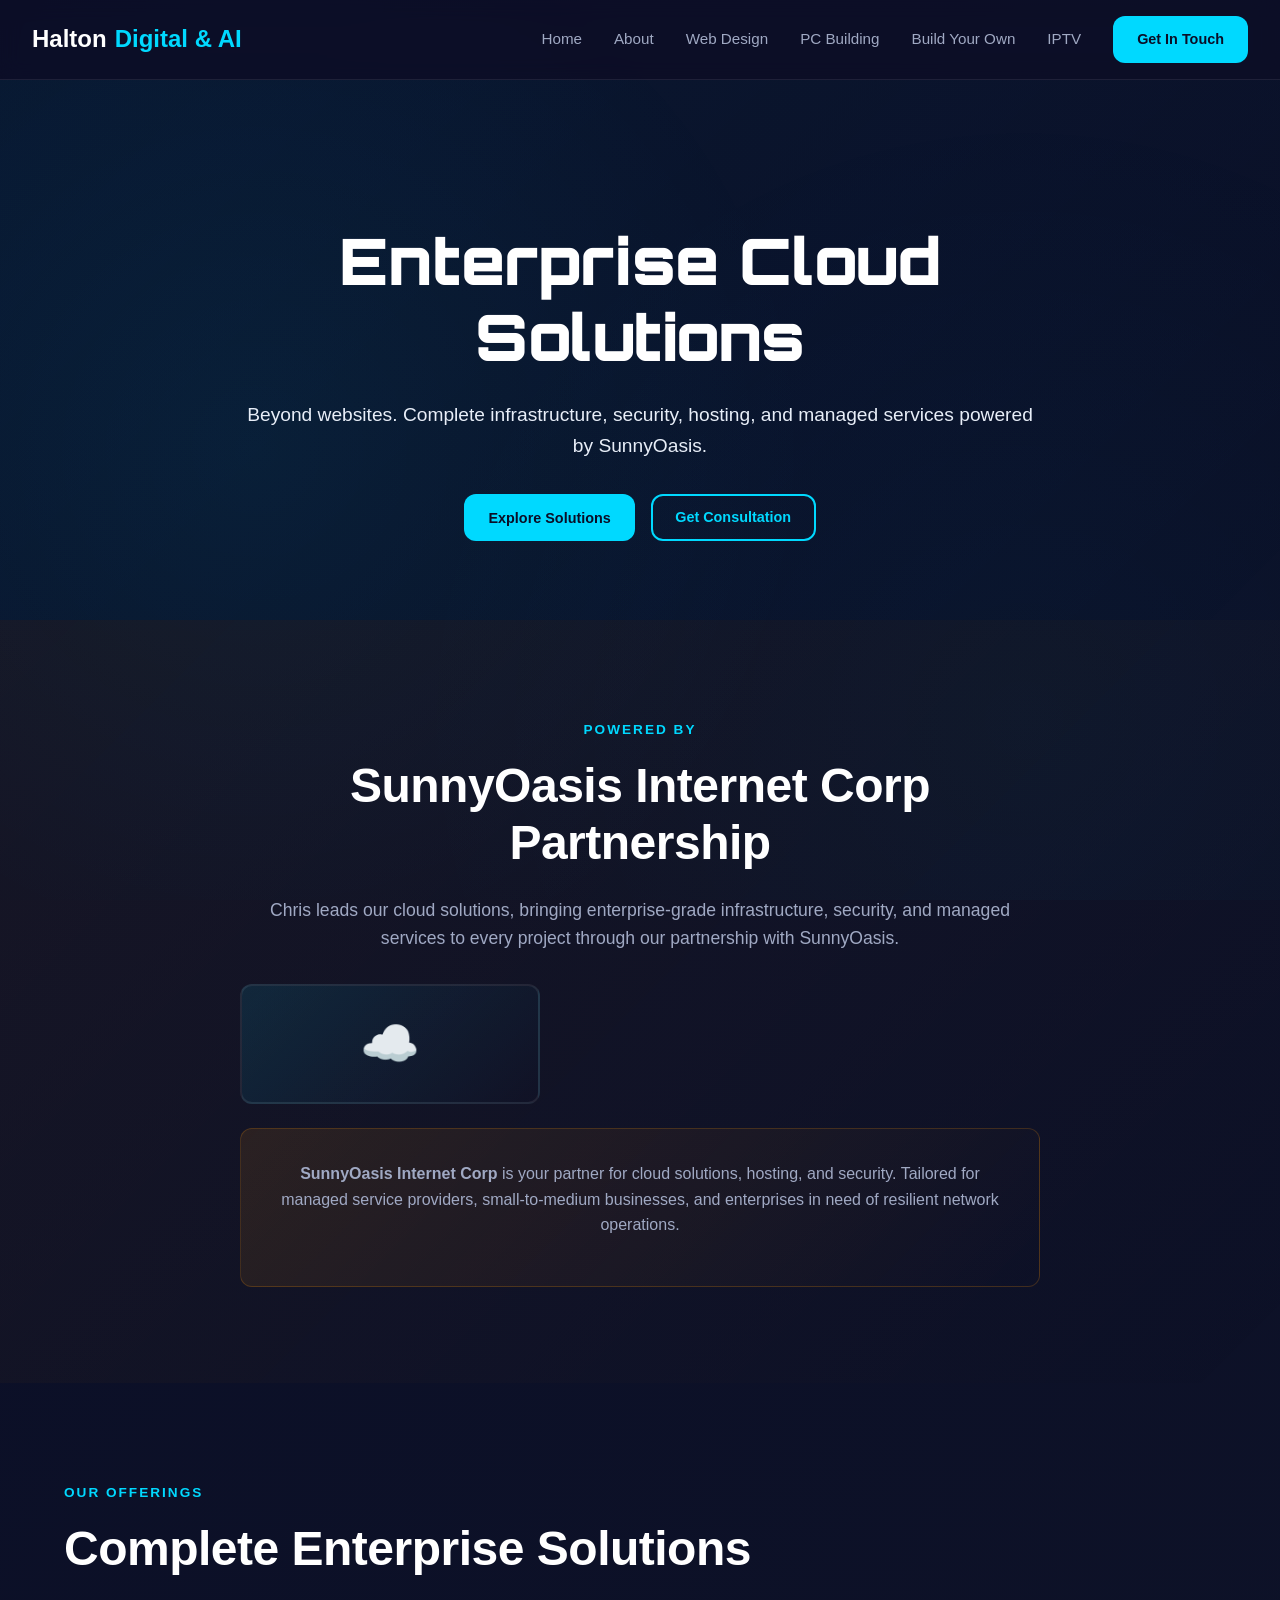
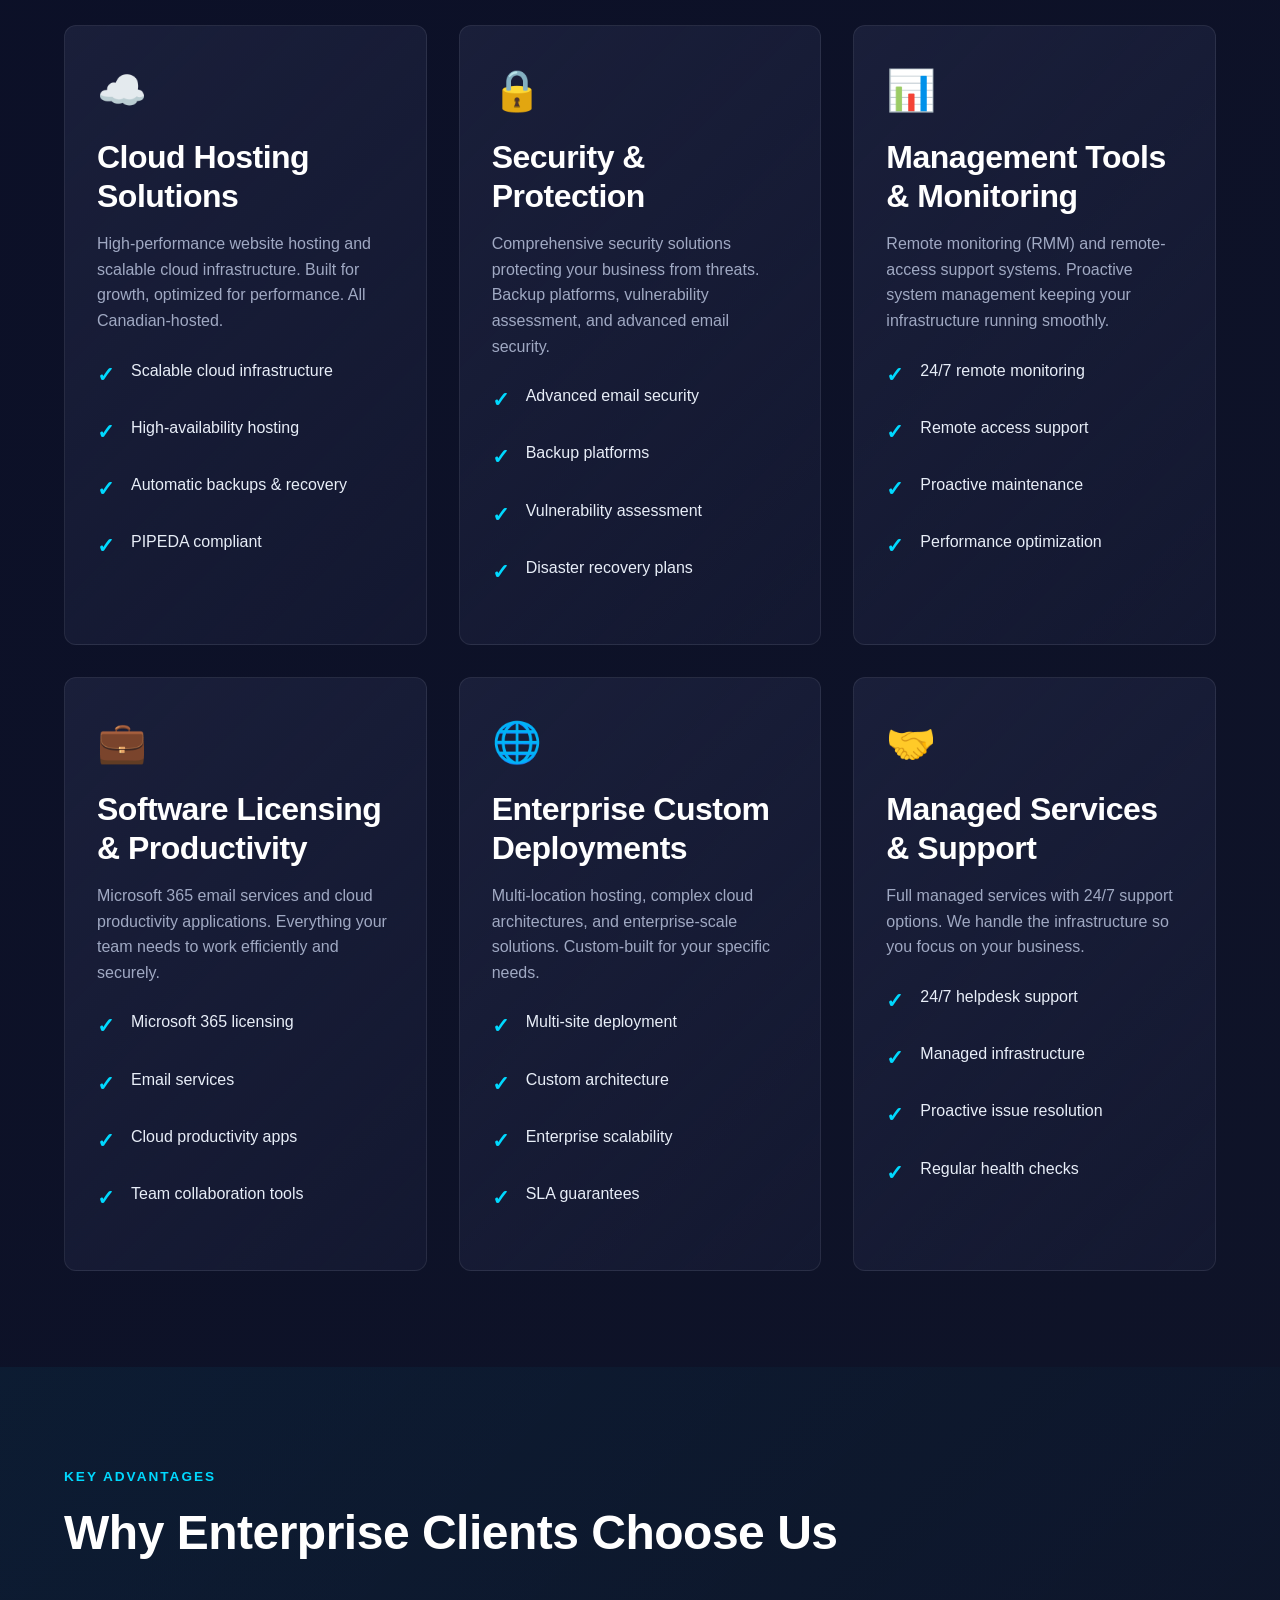
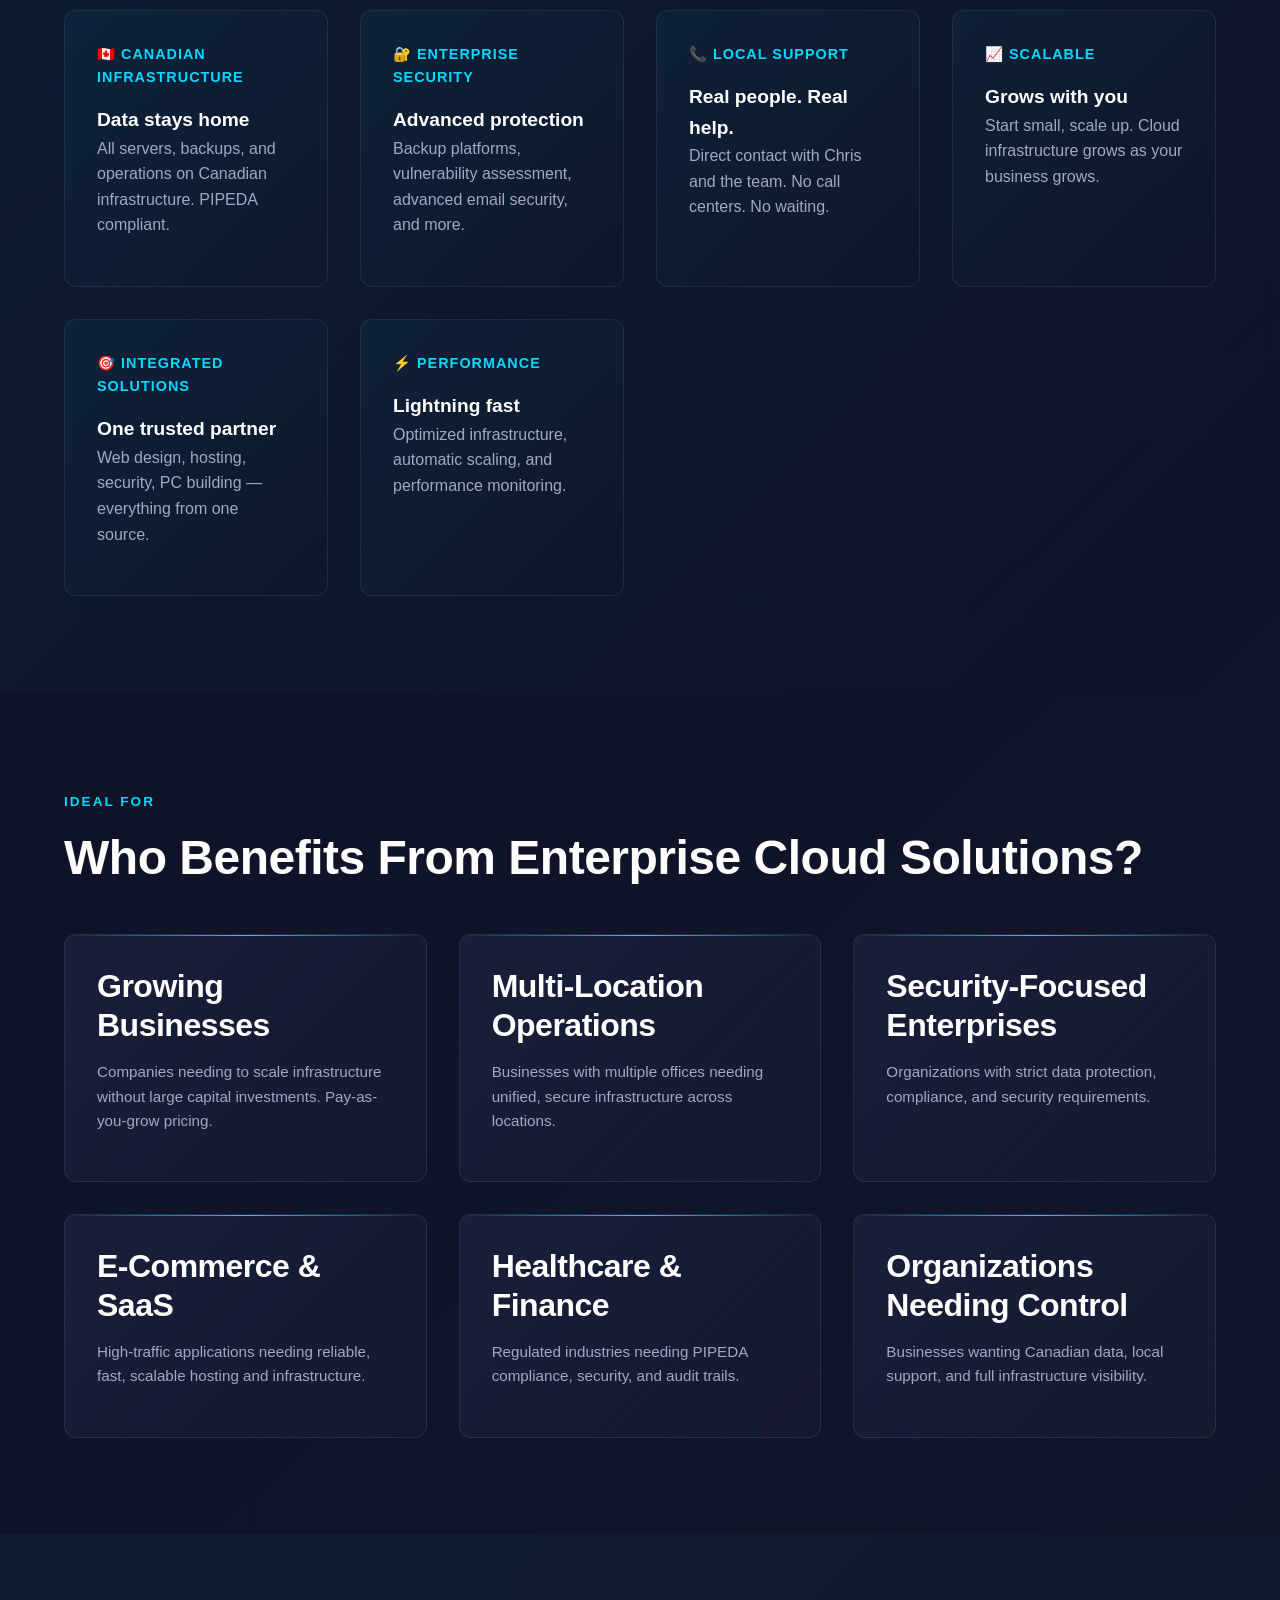
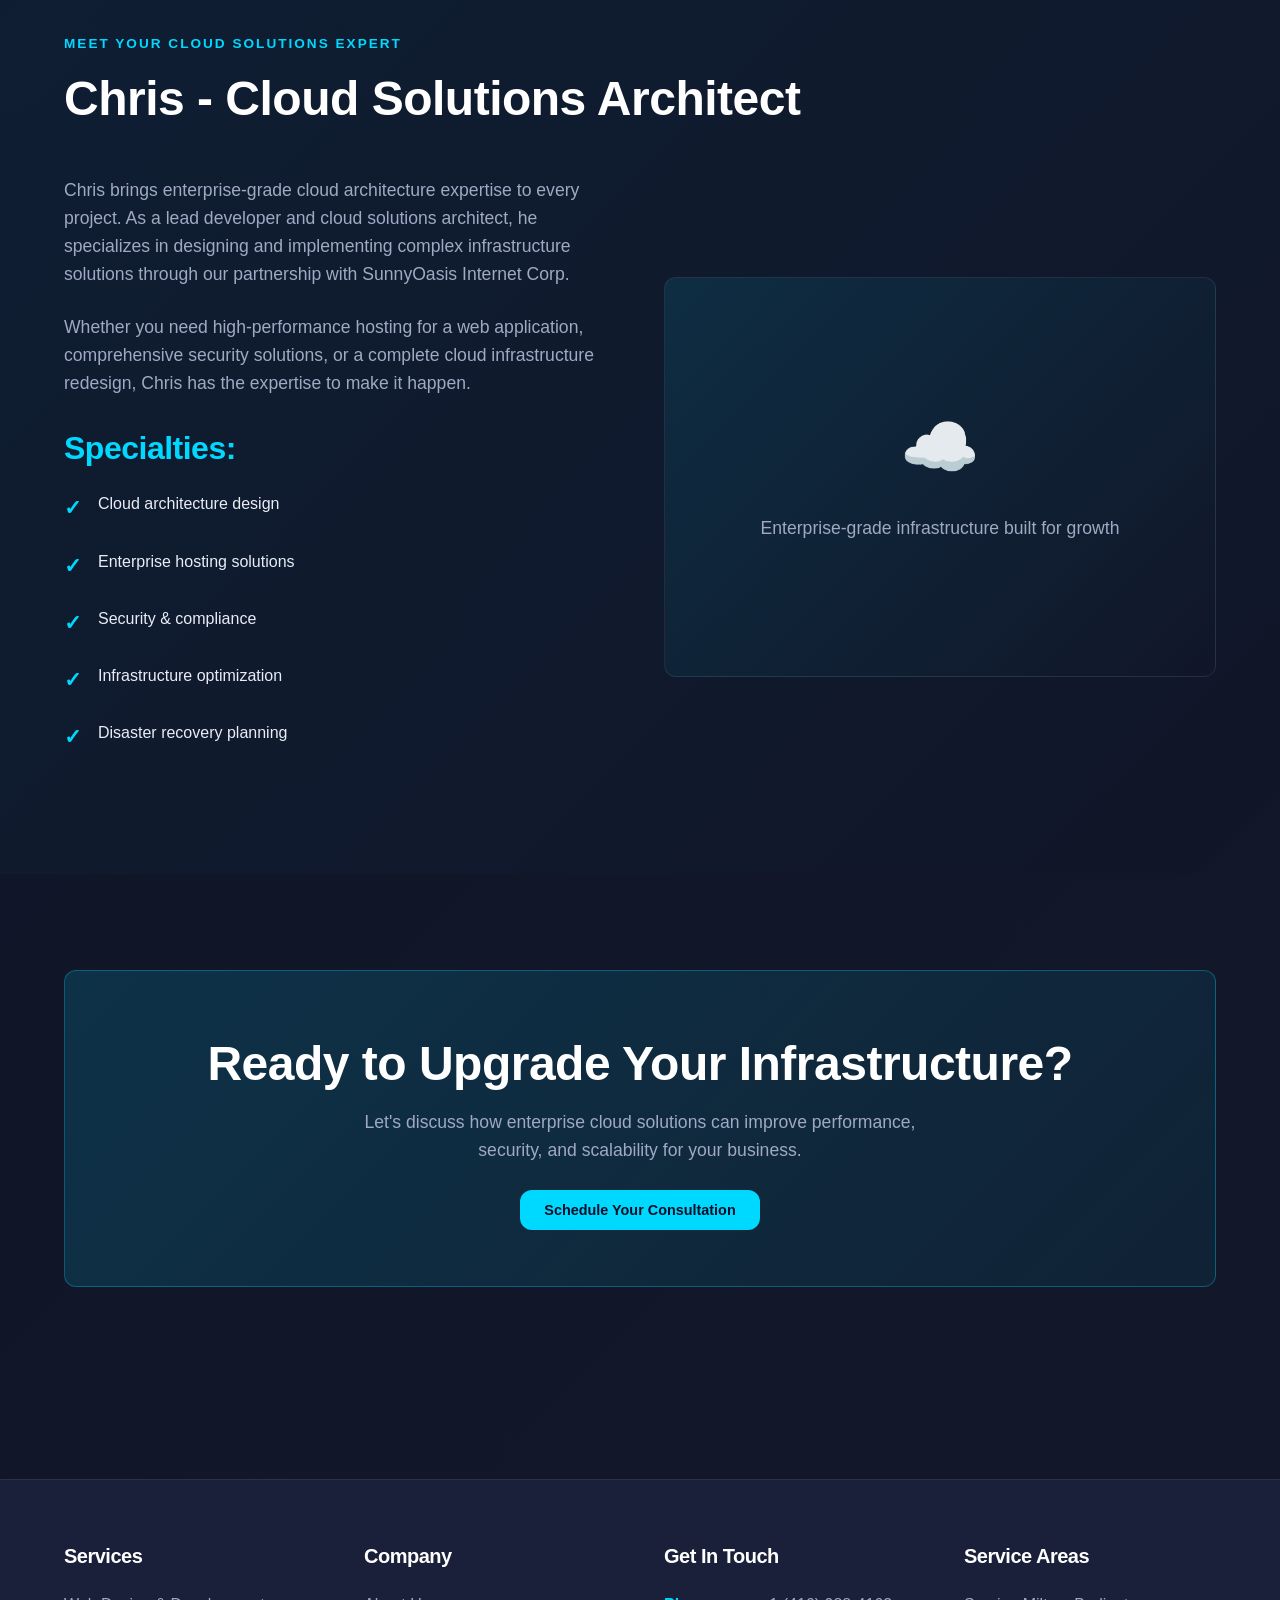
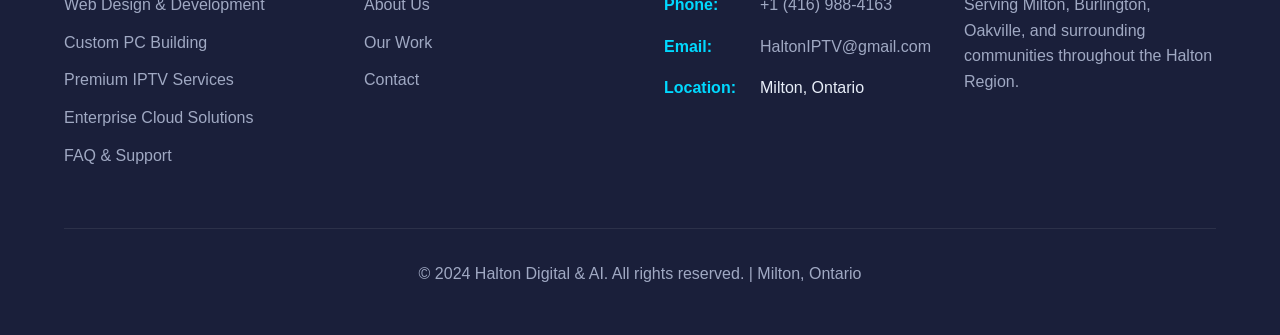
<file: enterprise-solutions.html>
<!DOCTYPE html>
<html lang="en">
<head>
    <meta charset="UTF-8">
    <meta name="viewport" content="width=device-width, initial-scale=1.0">
    <title>Enterprise Cloud Solutions & Hosting - Halton Digital & AI</title>
    <meta name="description" content="Enterprise-grade cloud solutions, hosting, security, and managed services powered by SunnyOasis. Canadian infrastructure, PIPEDA compliant.">
    <link href="https://fonts.googleapis.com/css2?family=Orbitron:wght@400;700;900&display=swap" rel="stylesheet">
    <link rel="stylesheet" href="styles.css">
    <style>
        .hero h1 {
            font-family: 'Orbitron', sans-serif;
            font-weight: 900;
        }

        .service-hero {
            display: grid;
            grid-template-columns: 1fr 1fr;
            gap: 3rem;
            align-items: center;
            margin-top: 3rem;
        }

        .solution-grid {
            display: grid;
            grid-template-columns: repeat(auto-fit, minmax(300px, 1fr));
            gap: 2rem;
            margin-top: 3rem;
        }

        .solution-card {
            background: linear-gradient(135deg, var(--ink2) 0%, rgba(26, 31, 58, 0.5) 100%);
            border: 1px solid var(--border);
            border-radius: var(--radius);
            padding: 2rem;
            transition: all 0.3s ease;
        }

        .solution-card:hover {
            border-color: var(--cyan);
            transform: translateY(-8px);
            box-shadow: 0 20px 40px rgba(0, 217, 255, 0.1);
        }

        .solution-icon {
            font-size: 2.5rem;
            margin-bottom: 1rem;
        }

        .partner-badge {
            display: inline-block;
            background: linear-gradient(135deg, #ff9800 0%, #ff6f00 100%);
            color: white;
            padding: 1rem 2rem;
            border-radius: 8px;
            font-weight: 600;
            margin-bottom: 2rem;
            font-size: 0.9rem;
        }

        .partner-logo {
            width: 100%;
            max-width: 300px;
            height: 120px;
            background: linear-gradient(135deg, rgba(0, 217, 255, 0.1) 0%, transparent 100%);
            border: 2px solid var(--border);
            border-radius: var(--radius);
            display: flex;
            align-items: center;
            justify-content: center;
            font-size: 3rem;
            margin-bottom: 1.5rem;
        }

        .feature-comparison {
            display: grid;
            grid-template-columns: repeat(auto-fit, minmax(250px, 1fr));
            gap: 2rem;
            margin-top: 3rem;
        }

        .comparison-item {
            padding: 2rem;
            background: linear-gradient(135deg, rgba(0, 217, 255, 0.05) 0%, transparent 100%);
            border: 1px solid var(--border);
            border-radius: var(--radius);
        }

        .comparison-label {
            color: var(--cyan);
            font-weight: 600;
            font-size: 0.9rem;
            text-transform: uppercase;
            letter-spacing: 1px;
            margin-bottom: 1rem;
        }

        .comparison-value {
            color: #ffffff;
            font-size: 1.2rem;
            font-weight: 700;
        }

        @media (max-width: 768px) {
            .service-hero {
                grid-template-columns: 1fr;
            }
        }
    </style>
</head>
<body>
    <!-- Header -->
    <header>
        <div class="header-container">
            <div class="logo">Halton <span>Digital & AI</span></div>
            <nav>
                <a href="index.html">Home</a>
                <a href="about.html">About</a>
                <a href="web-design.html">Web Design</a>
                <a href="pc-building.html">PC Building</a>
                <a href="custom-builder.html">Build Your Own</a>
                <a href="iptv.html">IPTV</a>
                <a href="contact.html" class="cta-btn">Get In Touch</a>
            </nav>
        </div>
    </header>

    <main>
        <!-- Hero -->
        <section class="hero" style="min-height: 60vh;">
            <div class="hero-content">
                <h1>Enterprise Cloud Solutions</h1>
                <p style="font-size: 1.2rem;">Beyond websites. Complete infrastructure, security, hosting, and managed services powered by SunnyOasis.</p>
                <div class="hero-ctas">
                    <button class="cta-btn" onclick="document.getElementById('solutions').scrollIntoView()">Explore Solutions</button>
                    <a href="contact.html" class="cta-btn cta-btn-outline">Get Consultation</a>
                </div>
            </div>
        </section>

        <!-- Partnership -->
        <section class="section" style="background: linear-gradient(135deg, rgba(255, 152, 0, 0.05) 0%, transparent 100%);">
            <div class="container">
                <div style="text-align: center; max-width: 800px; margin: 0 auto;">
                    <span class="section-label">Powered By</span>
                    <h2>SunnyOasis Internet Corp Partnership</h2>
                    <p style="font-size: 1.1rem; margin-bottom: 2rem; color: var(--muted);">
                        Chris leads our cloud solutions, bringing enterprise-grade infrastructure, security, and managed services to every project through our partnership with SunnyOasis.
                    </p>

                    <div class="partner-logo">☁️</div>

                    <div style="background: linear-gradient(135deg, rgba(255, 152, 0, 0.1) 0%, transparent 100%); border: 1px solid rgba(255, 152, 0, 0.2); border-radius: 12px; padding: 2rem;">
                        <p style="font-size: 1rem; margin-bottom: 1rem;">
                            <strong>SunnyOasis Internet Corp</strong> is your partner for cloud solutions, hosting, and security. Tailored for managed service providers, small-to-medium businesses, and enterprises in need of resilient network operations.
                        </p>
                    </div>
                </div>
            </div>
        </section>

        <!-- Solutions Overview -->
        <section class="section" id="solutions">
            <div class="container">
                <span class="section-label">Our Offerings</span>
                <h2>Complete Enterprise Solutions</h2>

                <div class="solution-grid">
                    <div class="solution-card">
                        <div class="solution-icon">☁️</div>
                        <h3>Cloud Hosting Solutions</h3>
                        <p>High-performance website hosting and scalable cloud infrastructure. Built for growth, optimized for performance. All Canadian-hosted.</p>
                        <ul class="feature-list" style="margin-top: 1.5rem;">
                            <li>Scalable cloud infrastructure</li>
                            <li>High-availability hosting</li>
                            <li>Automatic backups & recovery</li>
                            <li>PIPEDA compliant</li>
                        </ul>
                    </div>

                    <div class="solution-card">
                        <div class="solution-icon">🔒</div>
                        <h3>Security & Protection</h3>
                        <p>Comprehensive security solutions protecting your business from threats. Backup platforms, vulnerability assessment, and advanced email security.</p>
                        <ul class="feature-list" style="margin-top: 1.5rem;">
                            <li>Advanced email security</li>
                            <li>Backup platforms</li>
                            <li>Vulnerability assessment</li>
                            <li>Disaster recovery plans</li>
                        </ul>
                    </div>

                    <div class="solution-card">
                        <div class="solution-icon">📊</div>
                        <h3>Management Tools & Monitoring</h3>
                        <p>Remote monitoring (RMM) and remote-access support systems. Proactive system management keeping your infrastructure running smoothly.</p>
                        <ul class="feature-list" style="margin-top: 1.5rem;">
                            <li>24/7 remote monitoring</li>
                            <li>Remote access support</li>
                            <li>Proactive maintenance</li>
                            <li>Performance optimization</li>
                        </ul>
                    </div>

                    <div class="solution-card">
                        <div class="solution-icon">💼</div>
                        <h3>Software Licensing & Productivity</h3>
                        <p>Microsoft 365 email services and cloud productivity applications. Everything your team needs to work efficiently and securely.</p>
                        <ul class="feature-list" style="margin-top: 1.5rem;">
                            <li>Microsoft 365 licensing</li>
                            <li>Email services</li>
                            <li>Cloud productivity apps</li>
                            <li>Team collaboration tools</li>
                        </ul>
                    </div>

                    <div class="solution-card">
                        <div class="solution-icon">🌐</div>
                        <h3>Enterprise Custom Deployments</h3>
                        <p>Multi-location hosting, complex cloud architectures, and enterprise-scale solutions. Custom-built for your specific needs.</p>
                        <ul class="feature-list" style="margin-top: 1.5rem;">
                            <li>Multi-site deployment</li>
                            <li>Custom architecture</li>
                            <li>Enterprise scalability</li>
                            <li>SLA guarantees</li>
                        </ul>
                    </div>

                    <div class="solution-card">
                        <div class="solution-icon">🤝</div>
                        <h3>Managed Services & Support</h3>
                        <p>Full managed services with 24/7 support options. We handle the infrastructure so you focus on your business.</p>
                        <ul class="feature-list" style="margin-top: 1.5rem;">
                            <li>24/7 helpdesk support</li>
                            <li>Managed infrastructure</li>
                            <li>Proactive issue resolution</li>
                            <li>Regular health checks</li>
                        </ul>
                    </div>
                </div>
            </div>
        </section>

        <!-- Why Choose -->
        <section class="section" style="background: linear-gradient(135deg, rgba(0, 217, 255, 0.05) 0%, transparent 100%);">
            <div class="container">
                <span class="section-label">Key Advantages</span>
                <h2>Why Enterprise Clients Choose Us</h2>

                <div class="feature-comparison">
                    <div class="comparison-item">
                        <div class="comparison-label">🇨🇦 Canadian Infrastructure</div>
                        <div class="comparison-value">Data stays home</div>
                        <p>All servers, backups, and operations on Canadian infrastructure. PIPEDA compliant.</p>
                    </div>

                    <div class="comparison-item">
                        <div class="comparison-label">🔐 Enterprise Security</div>
                        <div class="comparison-value">Advanced protection</div>
                        <p>Backup platforms, vulnerability assessment, advanced email security, and more.</p>
                    </div>

                    <div class="comparison-item">
                        <div class="comparison-label">📞 Local Support</div>
                        <div class="comparison-value">Real people. Real help.</div>
                        <p>Direct contact with Chris and the team. No call centers. No waiting.</p>
                    </div>

                    <div class="comparison-item">
                        <div class="comparison-label">📈 Scalable</div>
                        <div class="comparison-value">Grows with you</div>
                        <p>Start small, scale up. Cloud infrastructure grows as your business grows.</p>
                    </div>

                    <div class="comparison-item">
                        <div class="comparison-label">🎯 Integrated Solutions</div>
                        <div class="comparison-value">One trusted partner</div>
                        <p>Web design, hosting, security, PC building — everything from one source.</p>
                    </div>

                    <div class="comparison-item">
                        <div class="comparison-label">⚡ Performance</div>
                        <div class="comparison-value">Lightning fast</div>
                        <p>Optimized infrastructure, automatic scaling, and performance monitoring.</p>
                    </div>
                </div>
            </div>
        </section>

        <!-- Use Cases -->
        <section class="section">
            <div class="container">
                <span class="section-label">Ideal For</span>
                <h2>Who Benefits From Enterprise Cloud Solutions?</h2>

                <div class="grid" style="grid-template-columns: repeat(auto-fit, minmax(280px, 1fr));">
                    <div class="card">
                        <h3>Growing Businesses</h3>
                        <p>Companies needing to scale infrastructure without large capital investments. Pay-as-you-grow pricing.</p>
                    </div>

                    <div class="card">
                        <h3>Multi-Location Operations</h3>
                        <p>Businesses with multiple offices needing unified, secure infrastructure across locations.</p>
                    </div>

                    <div class="card">
                        <h3>Security-Focused Enterprises</h3>
                        <p>Organizations with strict data protection, compliance, and security requirements.</p>
                    </div>

                    <div class="card">
                        <h3>E-Commerce & SaaS</h3>
                        <p>High-traffic applications needing reliable, fast, scalable hosting and infrastructure.</p>
                    </div>

                    <div class="card">
                        <h3>Healthcare & Finance</h3>
                        <p>Regulated industries needing PIPEDA compliance, security, and audit trails.</p>
                    </div>

                    <div class="card">
                        <h3>Organizations Needing Control</h3>
                        <p>Businesses wanting Canadian data, local support, and full infrastructure visibility.</p>
                    </div>
                </div>
            </div>
        </section>

        <!-- Chris's Expertise -->
        <section class="section" style="background: linear-gradient(135deg, rgba(0, 217, 255, 0.05) 0%, transparent 100%);">
            <div class="container">
                <span class="section-label">Meet Your Cloud Solutions Expert</span>
                <h2>Chris - Cloud Solutions Architect</h2>

                <div style="display: grid; grid-template-columns: 1fr 1fr; gap: 3rem; align-items: center; margin-top: 3rem;">
                    <div>
                        <p style="font-size: 1.1rem; margin-bottom: 1.5rem;">
                            Chris brings enterprise-grade cloud architecture expertise to every project. As a lead developer and cloud solutions architect, he specializes in designing and implementing complex infrastructure solutions through our partnership with SunnyOasis Internet Corp.
                        </p>

                        <p style="font-size: 1.1rem; margin-bottom: 2rem;">
                            Whether you need high-performance hosting for a web application, comprehensive security solutions, or a complete cloud infrastructure redesign, Chris has the expertise to make it happen.
                        </p>

                        <h3 style="color: var(--cyan); margin-bottom: 1.5rem;">Specialties:</h3>
                        <ul class="feature-list">
                            <li>Cloud architecture design</li>
                            <li>Enterprise hosting solutions</li>
                            <li>Security & compliance</li>
                            <li>Infrastructure optimization</li>
                            <li>Disaster recovery planning</li>
                        </ul>
                    </div>

                    <div style="background: linear-gradient(135deg, rgba(0, 217, 255, 0.1) 0%, transparent 100%); border-radius: 12px; padding: 3rem; border: 1px solid var(--border); min-height: 400px; display: flex; align-items: center; justify-content: center;">
                        <div style="text-align: center;">
                            <div style="font-size: 4rem; margin-bottom: 1rem;">☁️</div>
                            <p style="font-size: 1.1rem;">Enterprise-grade infrastructure built for growth</p>
                        </div>
                    </div>
                </div>
            </div>
        </section>

        <!-- CTA -->
        <section class="section">
            <div class="container">
                <div style="background: linear-gradient(135deg, rgba(0, 217, 255, 0.15) 0%, rgba(0, 168, 204, 0.08) 100%); border: 1px solid rgba(0, 217, 255, 0.3); border-radius: 12px; padding: 4rem 2rem; text-align: center;">
                    <h2 style="margin-bottom: 1rem;">Ready to Upgrade Your Infrastructure?</h2>
                    <p style="font-size: 1.1rem; margin-bottom: 2rem; max-width: 600px; margin-left: auto; margin-right: auto;">
                        Let's discuss how enterprise cloud solutions can improve performance, security, and scalability for your business.
                    </p>
                    <a href="contact.html" class="cta-btn">Schedule Your Consultation</a>
                </div>
            </div>
        </section>
    </main>

    <!-- Footer -->
    <footer>
        <div class="container">
            <div class="footer-content">
                <div class="footer-section">
                    <h4>Services</h4>
                    <ul>
                        <li><a href="web-design.html">Web Design & Development</a></li>
                        <li><a href="pc-building.html">Custom PC Building</a></li>
                        <li><a href="iptv.html">Premium IPTV Services</a></li>
                        <li><a href="enterprise-solutions.html">Enterprise Cloud Solutions</a></li>
                        <li><a href="faq.html">FAQ & Support</a></li>
                    </ul>
                </div>

                <div class="footer-section">
                    <h4>Company</h4>
                    <ul>
                        <li><a href="about.html">About Us</a></li>
                        <li><a href="portfolio.html">Our Work</a></li>
                        <li><a href="contact.html">Contact</a></li>
                    </ul>
                </div>

                <div class="footer-section">
                    <h4>Get In Touch</h4>
                    <div class="contact-info">
                        <div class="contact-item">
                            <strong>Phone:</strong>
                            <a href="tel:+14169884163">+1 (416) 988-4163</a>
                        </div>
                        <div class="contact-item">
                            <strong>Email:</strong>
                            <a href="mailto:HaltonIPTV@gmail.com">HaltonIPTV@gmail.com</a>
                        </div>
                        <div class="contact-item">
                            <strong>Location:</strong>
                            <span>Milton, Ontario</span>
                        </div>
                    </div>
                </div>

                <div class="footer-section">
                    <h4>Service Areas</h4>
                    <p>Serving Milton, Burlington, Oakville, and surrounding communities throughout the Halton Region.</p>
                </div>
            </div>

            <div class="footer-bottom">
                <p>&copy; 2024 Halton Digital & AI. All rights reserved. | Milton, Ontario</p>
            </div>
        </div>
    </footer>
</body>
</html>
</file>
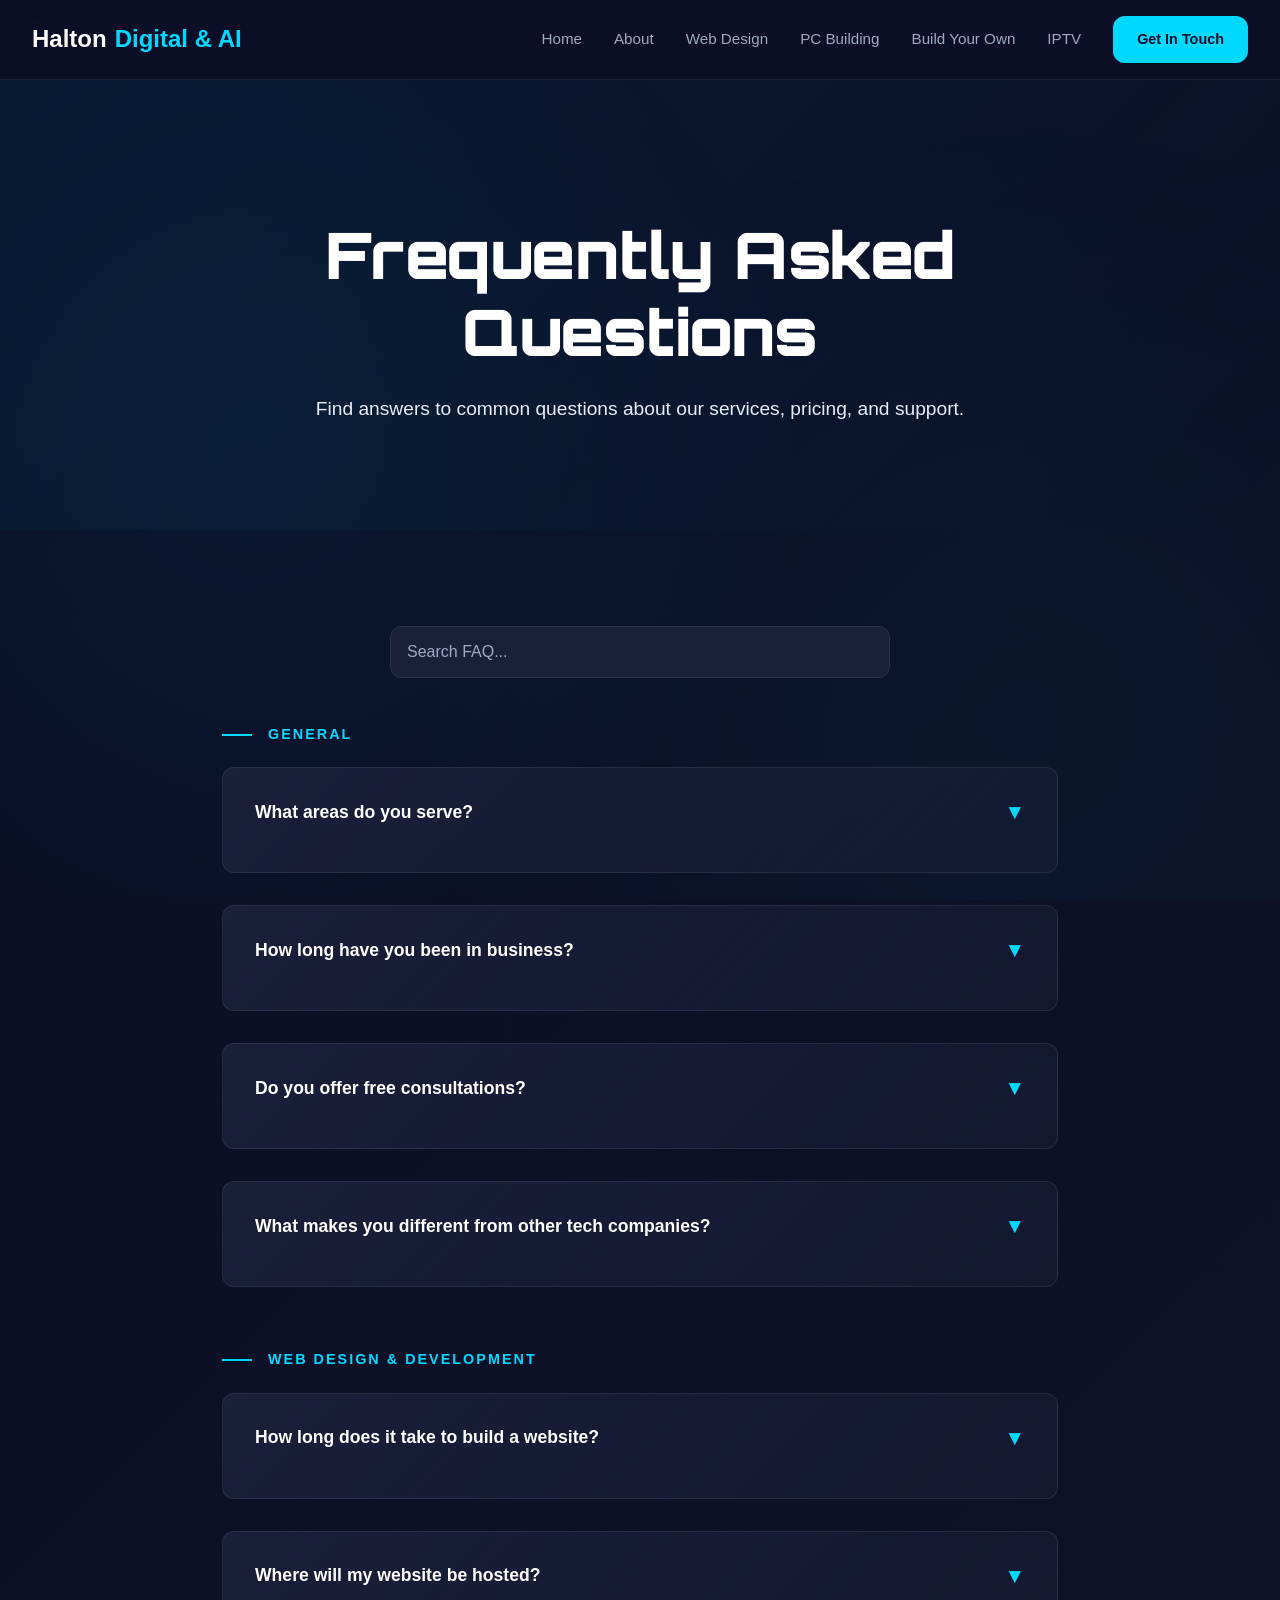
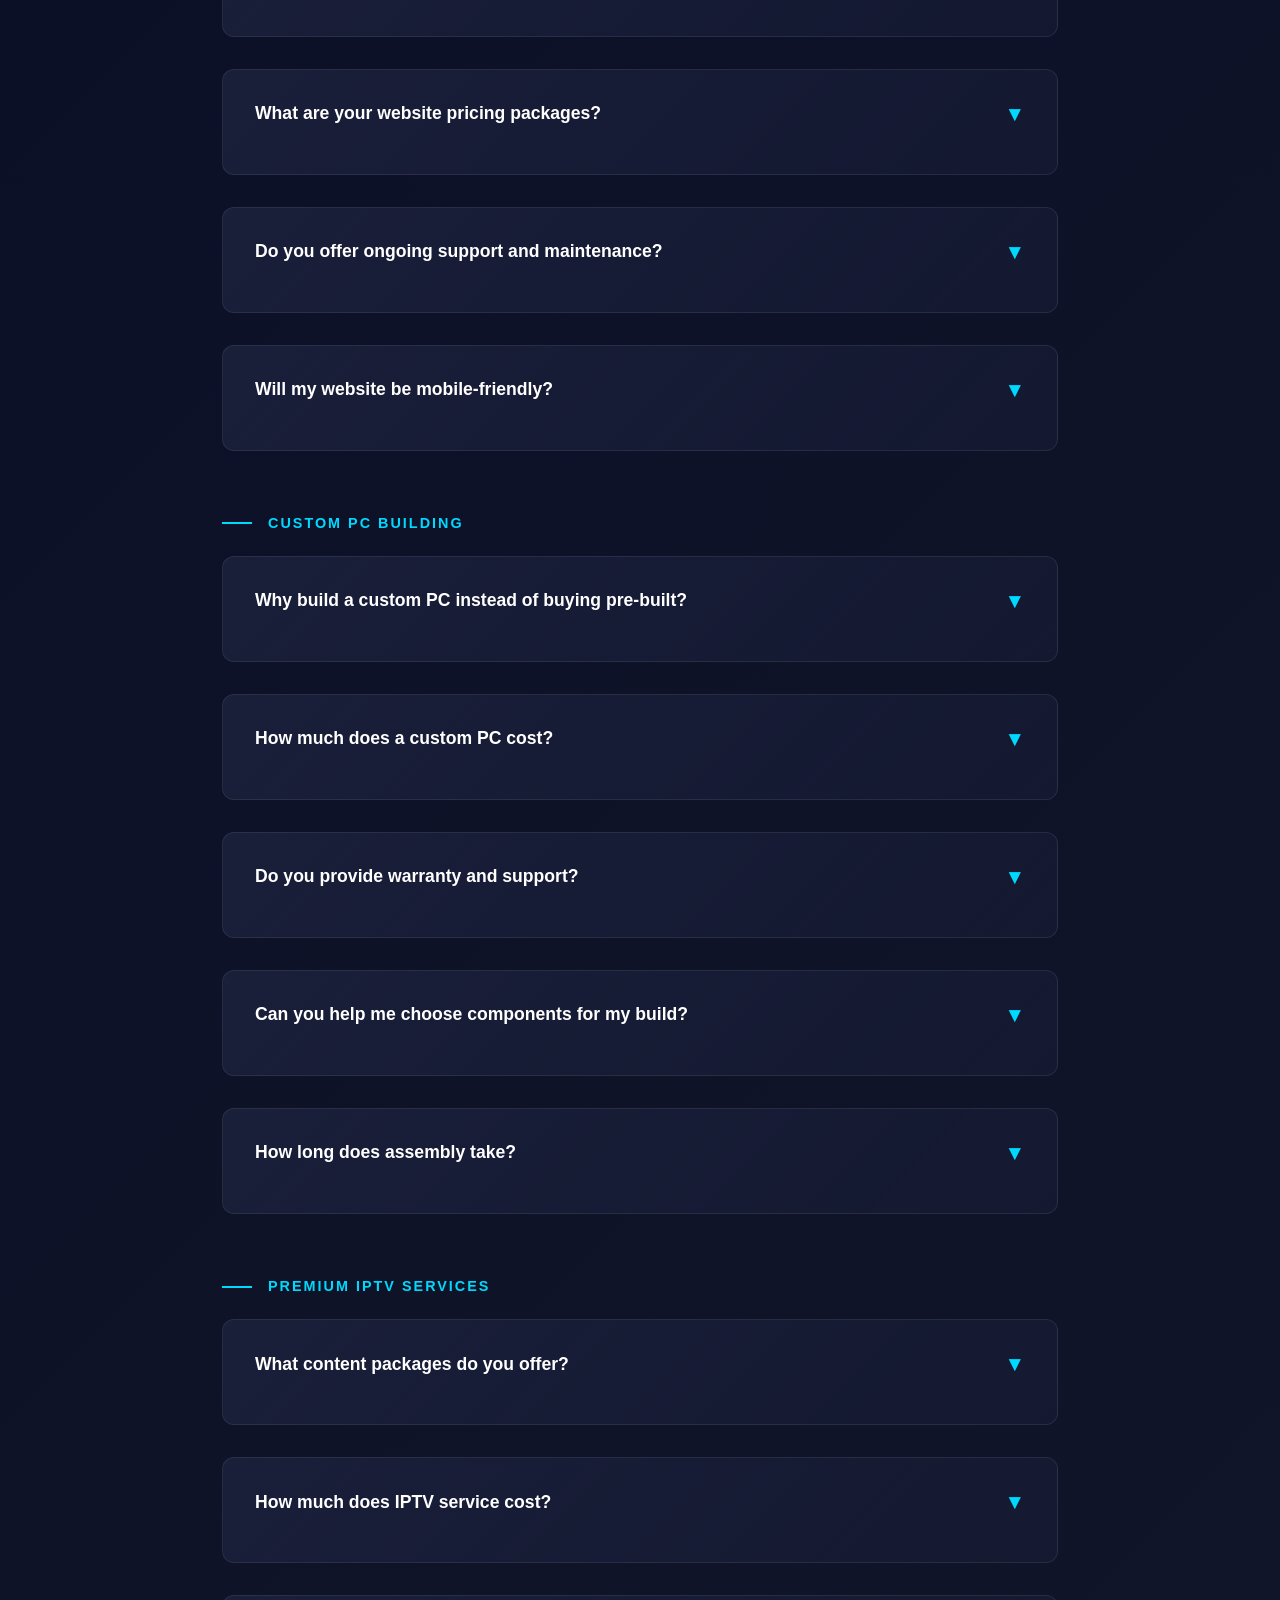
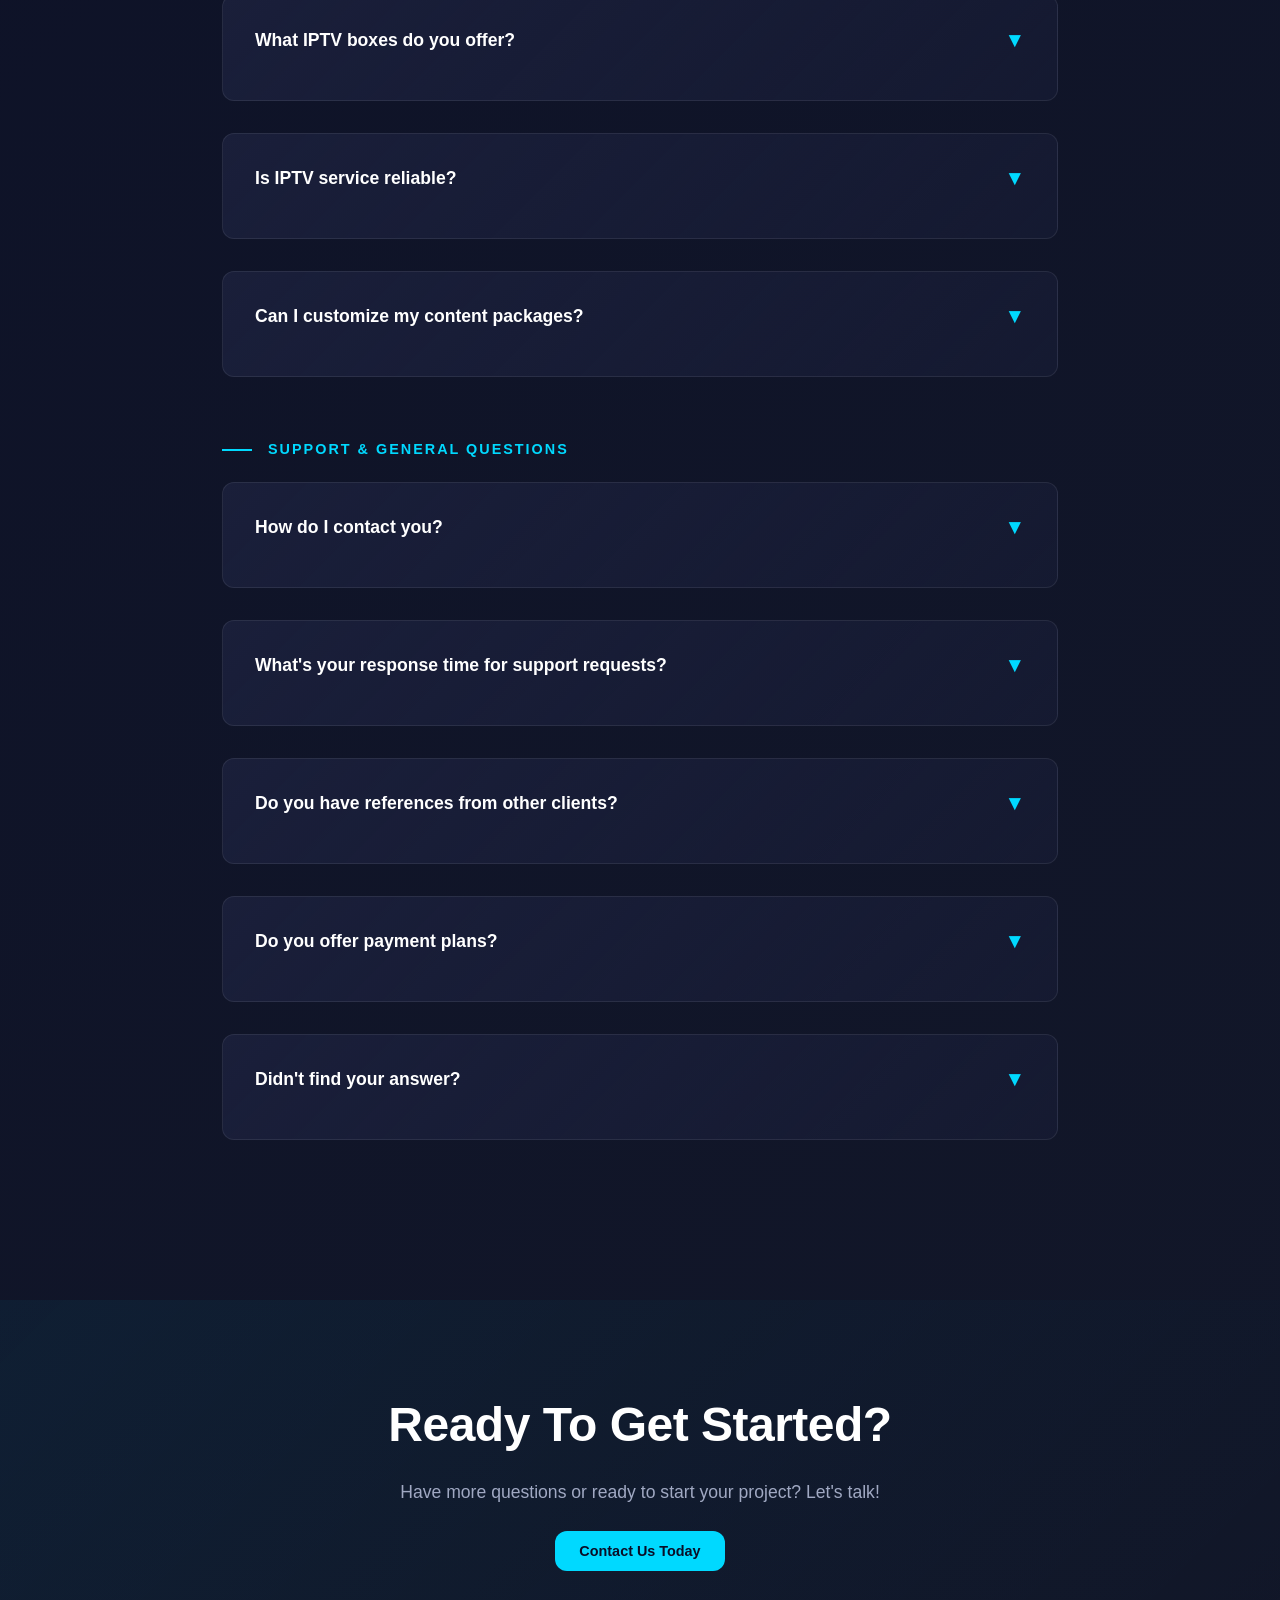
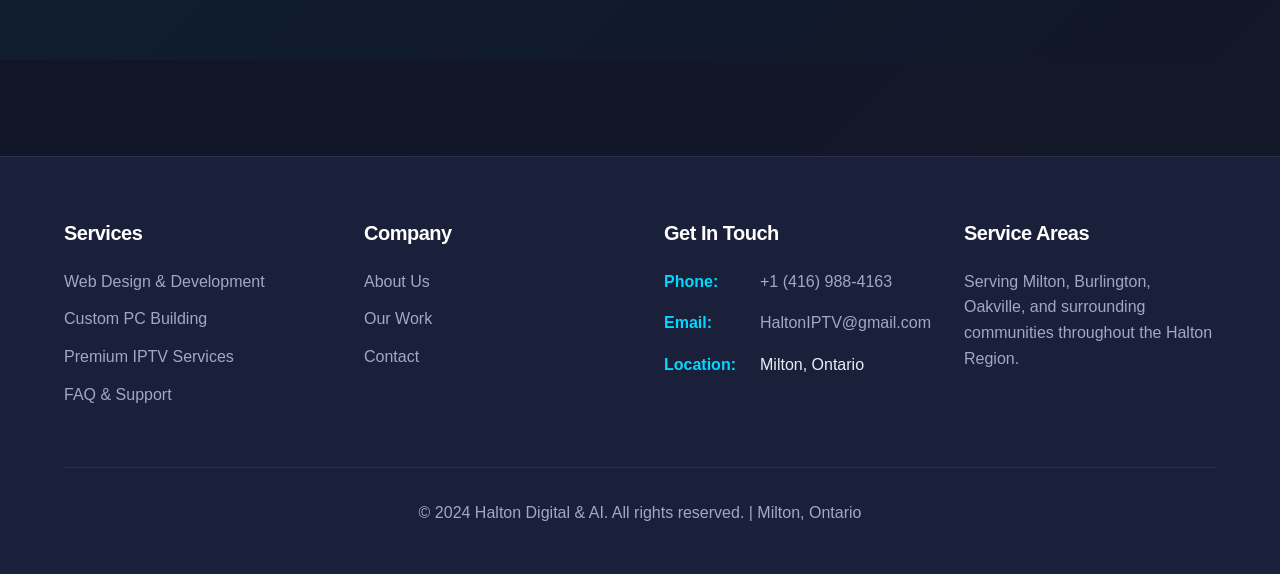
<file: faq.html>
<!DOCTYPE html>
<html lang="en">
<head>
    <meta charset="UTF-8">
    <meta name="viewport" content="width=device-width, initial-scale=1.0">
    <title>FAQ - Halton Digital & AI</title>
    <meta name="description" content="Frequently asked questions about Halton Digital & AI services, pricing, support, and delivery.">
    <link href="https://fonts.googleapis.com/css2?family=Orbitron:wght@400;700;900&display=swap" rel="stylesheet">
    <link rel="stylesheet" href="styles.css">
    <style>
        .hero h1 {
            font-family: 'Orbitron', sans-serif;
            font-weight: 900;
        }

        .faq-container {
            max-width: 900px;
            margin: 0 auto;
        }

        .faq-category {
            margin-bottom: 4rem;
        }

        .faq-category-title {
            color: var(--cyan);
            font-weight: 600;
            font-size: 0.9rem;
            text-transform: uppercase;
            letter-spacing: 2px;
            margin-bottom: 1.5rem;
            display: flex;
            align-items: center;
            gap: 1rem;
        }

        .faq-category-title::before {
            content: '';
            width: 30px;
            height: 2px;
            background: var(--cyan);
        }

        .faq-item {
            margin-bottom: 2rem;
            padding: 2rem;
            background: linear-gradient(135deg, var(--ink2) 0%, rgba(26, 31, 58, 0.5) 100%);
            border: 1px solid var(--border);
            border-radius: var(--radius);
            transition: all 0.3s ease;
        }

        .faq-item:hover {
            border-color: var(--cyan);
        }

        .faq-question {
            color: #ffffff;
            font-weight: 600;
            font-size: 1.1rem;
            margin-bottom: 1rem;
            cursor: pointer;
            display: flex;
            justify-content: space-between;
            align-items: center;
            padding: 0;
            background: none;
            border: none;
            width: 100%;
            text-align: left;
            transition: color 0.3s ease;
        }

        .faq-question:hover {
            color: var(--cyan);
        }

        .faq-toggle {
            color: var(--cyan);
            font-size: 1.3rem;
            transition: transform 0.3s ease;
            flex-shrink: 0;
            margin-left: 1rem;
        }

        .faq-toggle.open {
            transform: rotate(180deg);
        }

        .faq-answer {
            display: none;
            color: var(--muted);
            line-height: 1.8;
        }

        .faq-answer.open {
            display: block;
            animation: slideDown 0.3s ease-out;
        }

        .faq-answer strong {
            color: var(--text);
        }

        .faq-answer a {
            color: var(--cyan);
            text-decoration: underline;
        }

        @keyframes slideDown {
            from {
                opacity: 0;
                transform: translateY(-10px);
            }
            to {
                opacity: 1;
                transform: translateY(0);
            }
        }

        .search-box {
            max-width: 500px;
            margin: 0 auto 3rem;
        }

        .search-box input {
            width: 100%;
            padding: 1rem;
            background: var(--ink2);
            border: 1px solid var(--border);
            border-radius: var(--radius);
            color: var(--text);
            font-size: 1rem;
        }

        .search-box input::placeholder {
            color: var(--muted);
        }

        .search-box input:focus {
            outline: none;
            border-color: var(--cyan);
            box-shadow: 0 0 0 3px rgba(0, 217, 255, 0.1);
        }

        @media (max-width: 768px) {
            .faq-item {
                padding: 1.5rem;
            }

            .faq-question {
                font-size: 1rem;
            }
        }
    </style>
</head>
<body>
    <!-- Header -->
    <header>
        <div class="header-container">
            <div class="logo">Halton <span>Digital & AI</span></div>
            <nav>
                <a href="index.html">Home</a>
                <a href="about.html">About</a>
                <a href="web-design.html">Web Design</a>
                <a href="pc-building.html">PC Building</a>
                <a href="custom-builder.html">Build Your Own</a>
                <a href="iptv.html">IPTV</a>
                <a href="contact.html" class="cta-btn">Get In Touch</a>
            </nav>
        </div>
    </header>

    <main>
        <!-- Hero -->
        <section class="hero" style="min-height: 50vh;">
            <div class="hero-content">
                <h1>Frequently Asked Questions</h1>
                <p style="font-size: 1.2rem;">Find answers to common questions about our services, pricing, and support.</p>
            </div>
        </section>

        <!-- FAQ -->
        <section class="section">
            <div class="container faq-container">
                <div class="search-box">
                    <input type="text" id="searchInput" placeholder="Search FAQ...">
                </div>

                <!-- General Questions -->
                <div class="faq-category">
                    <h2 class="faq-category-title">General</h2>

                    <div class="faq-item">
                        <button class="faq-question">
                            <span>What areas do you serve?</span>
                            <span class="faq-toggle">▼</span>
                        </button>
                        <div class="faq-answer">
                            We proudly serve Milton, Burlington, Oakville, and surrounding communities throughout the Halton Region in Ontario. If you're unsure whether your area is covered, feel free to contact us directly.
                        </div>
                    </div>

                    <div class="faq-item">
                        <button class="faq-question">
                            <span>How long have you been in business?</span>
                            <span class="faq-toggle">▼</span>
                        </button>
                        <div class="faq-answer">
                            Harry has over 20 years of experience in technology services, starting as a freelancer in 2004. Halton Digital & AI was formally founded to better serve the small businesses in the Halton region. With 500+ completed projects and 200+ happy clients, we have the experience and proven track record you can trust.
                        </div>
                    </div>

                    <div class="faq-item">
                        <button class="faq-question">
                            <span>Do you offer free consultations?</span>
                            <span class="faq-toggle">▼</span>
                        </button>
                        <div class="faq-answer">
                            Yes! We offer free initial consultations for all services. This is a no-obligation opportunity to discuss your project, ask questions, and get a sense of how we work. <a href="contact.html">Contact us to schedule yours</a>.
                        </div>
                    </div>

                    <div class="faq-item">
                        <button class="faq-question">
                            <span>What makes you different from other tech companies?</span>
                            <span class="faq-toggle">▼</span>
                        </button>
                        <div class="faq-answer">
                            <strong>Local expertise + personal attention.</strong> We're not a call center or faceless corporation. We know the Halton region, understand small business challenges, and are genuinely invested in your success. Plus, we specialize in <strong>Canadian data and hosting</strong> — your data stays protected within Canadian borders — and we offer <strong>all-in-one services</strong> so you have one trusted partner for web design, PC building, and IPTV solutions.
                        </div>
                    </div>
                </div>

                <!-- Web Design FAQ -->
                <div class="faq-category">
                    <h2 class="faq-category-title">Web Design & Development</h2>

                    <div class="faq-item">
                        <button class="faq-question">
                            <span>How long does it take to build a website?</span>
                            <span class="faq-toggle">▼</span>
                        </button>
                        <div class="faq-answer">
                            Typical timelines are <strong>2-4 weeks for standard websites</strong>. This depends on the scope and complexity of your project. Simple brochure sites are on the faster end; large e-commerce builds or sites with custom features may take longer. We discuss your timeline during the initial consultation and work to meet your needs.
                        </div>
                    </div>

                    <div class="faq-item">
                        <button class="faq-question">
                            <span>Where will my website be hosted?</span>
                            <span class="faq-toggle">▼</span>
                        </button>
                        <div class="faq-answer">
                            <strong>Canadian servers only.</strong> All Halton Digital & AI websites are hosted on Canadian infrastructure using Canadian service providers. Your data stays protected within Canadian borders, complying with PIPEDA and Canadian data protection regulations. No compromises on data sovereignty.
                        </div>
                    </div>

                    <div class="faq-item">
                        <button class="faq-question">
                            <span>What are your website pricing packages?</span>
                            <span class="faq-toggle">▼</span>
                        </button>
                        <div class="faq-answer">
                            We offer three core packages: <strong>Starter Site ($2,999)</strong> for small brochure sites, <strong>Professional Site ($5,999)</strong> for businesses needing advanced features, and <strong>E-Commerce Store ($8,999)</strong> for online retailers. All include responsive design, SEO optimization, and Canadian hosting. Custom quotes available for specialized projects. <a href="web-design.html">View full pricing details</a>.
                        </div>
                    </div>

                    <div class="faq-item">
                        <button class="faq-question">
                            <span>Do you offer ongoing support and maintenance?</span>
                            <span class="faq-toggle">▼</span>
                        </button>
                        <div class="faq-answer">
                            Absolutely. All our websites include free support in the first 1-3 months depending on your package. After that, we offer affordable ongoing support plans for updates, security patches, backups, and any modifications you need. We're here to keep your site running smoothly long-term.
                        </div>
                    </div>

                    <div class="faq-item">
                        <button class="faq-question">
                            <span>Will my website be mobile-friendly?</span>
                            <span class="faq-toggle">▼</span>
                        </button>
                        <div class="faq-answer">
                            Yes, every website we build is fully responsive and optimized for mobile devices. With most web traffic now coming from phones and tablets, this is non-negotiable. Your site will look and function perfectly on all screen sizes.
                        </div>
                    </div>
                </div>

                <!-- PC Building FAQ -->
                <div class="faq-category">
                    <h2 class="faq-category-title">Custom PC Building</h2>

                    <div class="faq-item">
                        <button class="faq-question">
                            <span>Why build a custom PC instead of buying pre-built?</span>
                            <span class="faq-toggle">▼</span>
                        </button>
                        <div class="faq-answer">
                            Custom builds give you exactly what you need — no unnecessary components driving up the price, no missing features. You get better performance per dollar, hand-picked quality components, and a machine designed specifically for your work. Plus, you can upgrade individual parts later without replacing the whole system.
                        </div>
                    </div>

                    <div class="faq-item">
                        <button class="faq-question">
                            <span>How much does a custom PC cost?</span>
                            <span class="faq-toggle">▼</span>
                        </button>
                        <div class="faq-answer">
                            Pricing depends entirely on your needs. <strong>Gaming PCs start at $1,200</strong>, <strong>Workstations at $1,500</strong>, and <strong>Servers are custom priced</strong> based on specifications. We recommend getting a free consultation to discuss your budget and requirements, then we'll design the perfect machine for your needs.
                        </div>
                    </div>

                    <div class="faq-item">
                        <button class="faq-question">
                            <span>Do you provide warranty and support?</span>
                            <span class="faq-toggle">▼</span>
                        </button>
                        <div class="faq-answer">
                            Yes! All components carry full manufacturer warranty, and we back our assembly work with our quality guarantee. We also offer <strong>lifetime support</strong> — upgrades, maintenance, troubleshooting, and optimizations whenever you need them. You have direct access to real people, not call centers.
                        </div>
                    </div>

                    <div class="faq-item">
                        <button class="faq-question">
                            <span>Can you help me choose components for my build?</span>
                            <span class="faq-toggle">▼</span>
                        </button>
                        <div class="faq-answer">
                            That's what we do! Tell us your budget, what you'll use the PC for (gaming, video editing, 3D rendering, etc.), and we'll recommend the perfect component combination. We use our expertise to give you the best performance per dollar for your specific needs.
                        </div>
                    </div>

                    <div class="faq-item">
                        <button class="faq-question">
                            <span>How long does assembly take?</span>
                            <span class="faq-toggle">▼</span>
                        </button>
                        <div class="faq-answer">
                            Assembly typically takes 1-2 weeks from order to delivery. This includes expert building, testing, optimization, OS installation, driver setup, and quality assurance. Your machine arrives fully tested and ready to go.
                        </div>
                    </div>
                </div>

                <!-- IPTV FAQ -->
                <div class="faq-category">
                    <h2 class="faq-category-title">Premium IPTV Services</h2>

                    <div class="faq-item">
                        <button class="faq-question">
                            <span>What content packages do you offer?</span>
                            <span class="faq-toggle">▼</span>
                        </button>
                        <div class="faq-answer">
                            We're a reseller of multiple IPTV providers with customized packages. We offer <strong>North American content, European content, South Asian content, East Asian content</strong>, and more. Every package can be customized to match your specific needs and preferences.
                        </div>
                    </div>

                    <div class="faq-item">
                        <button class="faq-question">
                            <span>How much does IPTV service cost?</span>
                            <span class="faq-toggle">▼</span>
                        </button>
                        <div class="faq-answer">
                            <strong>Premium IPTV service starts at just $7.99/month</strong>. Pricing varies based on which content packages you choose. Custom packages and bulk pricing for businesses are available. Contact us for a quote tailored to your specific needs.
                        </div>
                    </div>

                    <div class="faq-item">
                        <button class="faq-question">
                            <span>What IPTV boxes do you offer?</span>
                            <span class="faq-toggle">▼</span>
                        </button>
                        <div class="faq-answer">
                            We resell the latest 4K IPTV boxes from top manufacturers including <strong>Infomir, TVIP, and Formula</strong>. All are in stock and ready for immediate delivery. We can also help you set up IPTV on existing devices if you prefer.
                        </div>
                    </div>

                    <div class="faq-item">
                        <button class="faq-question">
                            <span>Is IPTV service reliable?</span>
                            <span class="faq-toggle">▼</span>
                        </button>
                        <div class="faq-answer">
                            Yes. Our IPTV service is backed by reliable providers with strong uptime records. We handle technical support directly, so if you ever have issues, you get immediate assistance from someone local who knows your system.
                        </div>
                    </div>

                    <div class="faq-item">
                        <button class="faq-question">
                            <span>Can I customize my content packages?</span>
                            <span class="faq-toggle">▼</span>
                        </button>
                        <div class="faq-answer">
                            Yes! That's what makes our service special. Unlike rigid packages, we work with you to create customized content specific to your interests. Want sports, entertainment, and news in multiple languages? We can do that.
                        </div>
                    </div>
                </div>

                <!-- Support & General -->
                <div class="faq-category">
                    <h2 class="faq-category-title">Support & General Questions</h2>

                    <div class="faq-item">
                        <button class="faq-question">
                            <span>How do I contact you?</span>
                            <span class="faq-toggle">▼</span>
                        </button>
                        <div class="faq-answer">
                            Multiple ways: <strong>Call +1 (416) 988-4163</strong>, <strong>email HaltonIPTV@gmail.com</strong>, <strong>message on WhatsApp</strong>, or <strong><a href="contact.html">fill out our contact form</a></strong>. We typically respond within 24 hours.
                        </div>
                    </div>

                    <div class="faq-item">
                        <button class="faq-question">
                            <span>What's your response time for support requests?</span>
                            <span class="faq-toggle">▼</span>
                        </button>
                        <div class="faq-answer">
                            <strong>Usually within 24 hours for email</strong>, often much faster for phone and WhatsApp. For urgent issues, call directly. No waiting on hold — you reach a real person who can help immediately.
                        </div>
                    </div>

                    <div class="faq-item">
                        <button class="faq-question">
                            <span>Do you have references from other clients?</span>
                            <span class="faq-toggle">▼</span>
                        </button>
                        <div class="faq-answer">
                            Absolutely! We have 500+ completed projects and 200+ happy clients. We're happy to provide references and case studies. <a href="portfolio.html">Check out our portfolio</a> for examples of our work.
                        </div>
                    </div>

                    <div class="faq-item">
                        <button class="faq-question">
                            <span>Do you offer payment plans?</span>
                            <span class="faq-toggle">▼</span>
                        </button>
                        <div class="faq-answer">
                            Let's discuss it! We work with businesses of all sizes and are flexible about payment arrangements. Contact us to discuss options that work for your situation.
                        </div>
                    </div>

                    <div class="faq-item">
                        <button class="faq-question">
                            <span>Didn't find your answer?</span>
                            <span class="faq-toggle">▼</span>
                        </button>
                        <div class="faq-answer">
                            No problem! <a href="contact.html">Get in touch with us directly</a>. We're here to answer any questions about our services. You can call us at <strong>+1 (416) 988-4163</strong> or send an email to <strong>HaltonIPTV@gmail.com</strong>.
                        </div>
                    </div>
                </div>
            </div>
        </section>

        <!-- CTA -->
        <section class="section" style="background: linear-gradient(135deg, rgba(0, 217, 255, 0.05) 0%, transparent 100%);">
            <div class="container">
                <div style="text-align: center; max-width: 700px; margin: 0 auto;">
                    <h2 style="margin-bottom: 1.5rem;">Ready To Get Started?</h2>
                    <p style="font-size: 1.1rem; margin-bottom: 2rem;">
                        Have more questions or ready to start your project? Let's talk!
                    </p>
                    <a href="contact.html" class="cta-btn">Contact Us Today</a>
                </div>
            </div>
        </section>
    </main>

    <!-- Footer -->
    <footer>
        <div class="container">
            <div class="footer-content">
                <div class="footer-section">
                    <h4>Services</h4>
                    <ul>
                        <li><a href="web-design.html">Web Design & Development</a></li>
                        <li><a href="pc-building.html">Custom PC Building</a></li>
                        <li><a href="iptv.html">Premium IPTV Services</a></li>
                        <li><a href="faq.html">FAQ & Support</a></li>
                    </ul>
                </div>

                <div class="footer-section">
                    <h4>Company</h4>
                    <ul>
                        <li><a href="about.html">About Us</a></li>
                        <li><a href="portfolio.html">Our Work</a></li>
                        <li><a href="contact.html">Contact</a></li>
                    </ul>
                </div>

                <div class="footer-section">
                    <h4>Get In Touch</h4>
                    <div class="contact-info">
                        <div class="contact-item">
                            <strong>Phone:</strong>
                            <a href="tel:+14169884163">+1 (416) 988-4163</a>
                        </div>
                        <div class="contact-item">
                            <strong>Email:</strong>
                            <a href="mailto:HaltonIPTV@gmail.com">HaltonIPTV@gmail.com</a>
                        </div>
                        <div class="contact-item">
                            <strong>Location:</strong>
                            <span>Milton, Ontario</span>
                        </div>
                    </div>
                </div>

                <div class="footer-section">
                    <h4>Service Areas</h4>
                    <p>Serving Milton, Burlington, Oakville, and surrounding communities throughout the Halton Region.</p>
                </div>
            </div>

            <div class="footer-bottom">
                <p>&copy; 2024 Halton Digital & AI. All rights reserved. | Milton, Ontario</p>
            </div>
        </div>
    </footer>

    <script>
        // FAQ Toggle functionality
        document.querySelectorAll('.faq-question').forEach(button => {
            button.addEventListener('click', function() {
                const answer = this.nextElementSibling;
                const toggle = this.querySelector('.faq-toggle');
                
                answer.classList.toggle('open');
                toggle.classList.toggle('open');
            });
        });

        // Search functionality
        document.getElementById('searchInput').addEventListener('keyup', function(e) {
            const searchTerm = e.target.value.toLowerCase();
            document.querySelectorAll('.faq-item').forEach(item => {
                const question = item.querySelector('.faq-question span:first-child').textContent.toLowerCase();
                const answer = item.querySelector('.faq-answer').textContent.toLowerCase();
                
                if (question.includes(searchTerm) || answer.includes(searchTerm)) {
                    item.style.display = 'block';
                } else {
                    item.style.display = 'none';
                }
            });
        });
    </script>
</body>
</html>
</file>
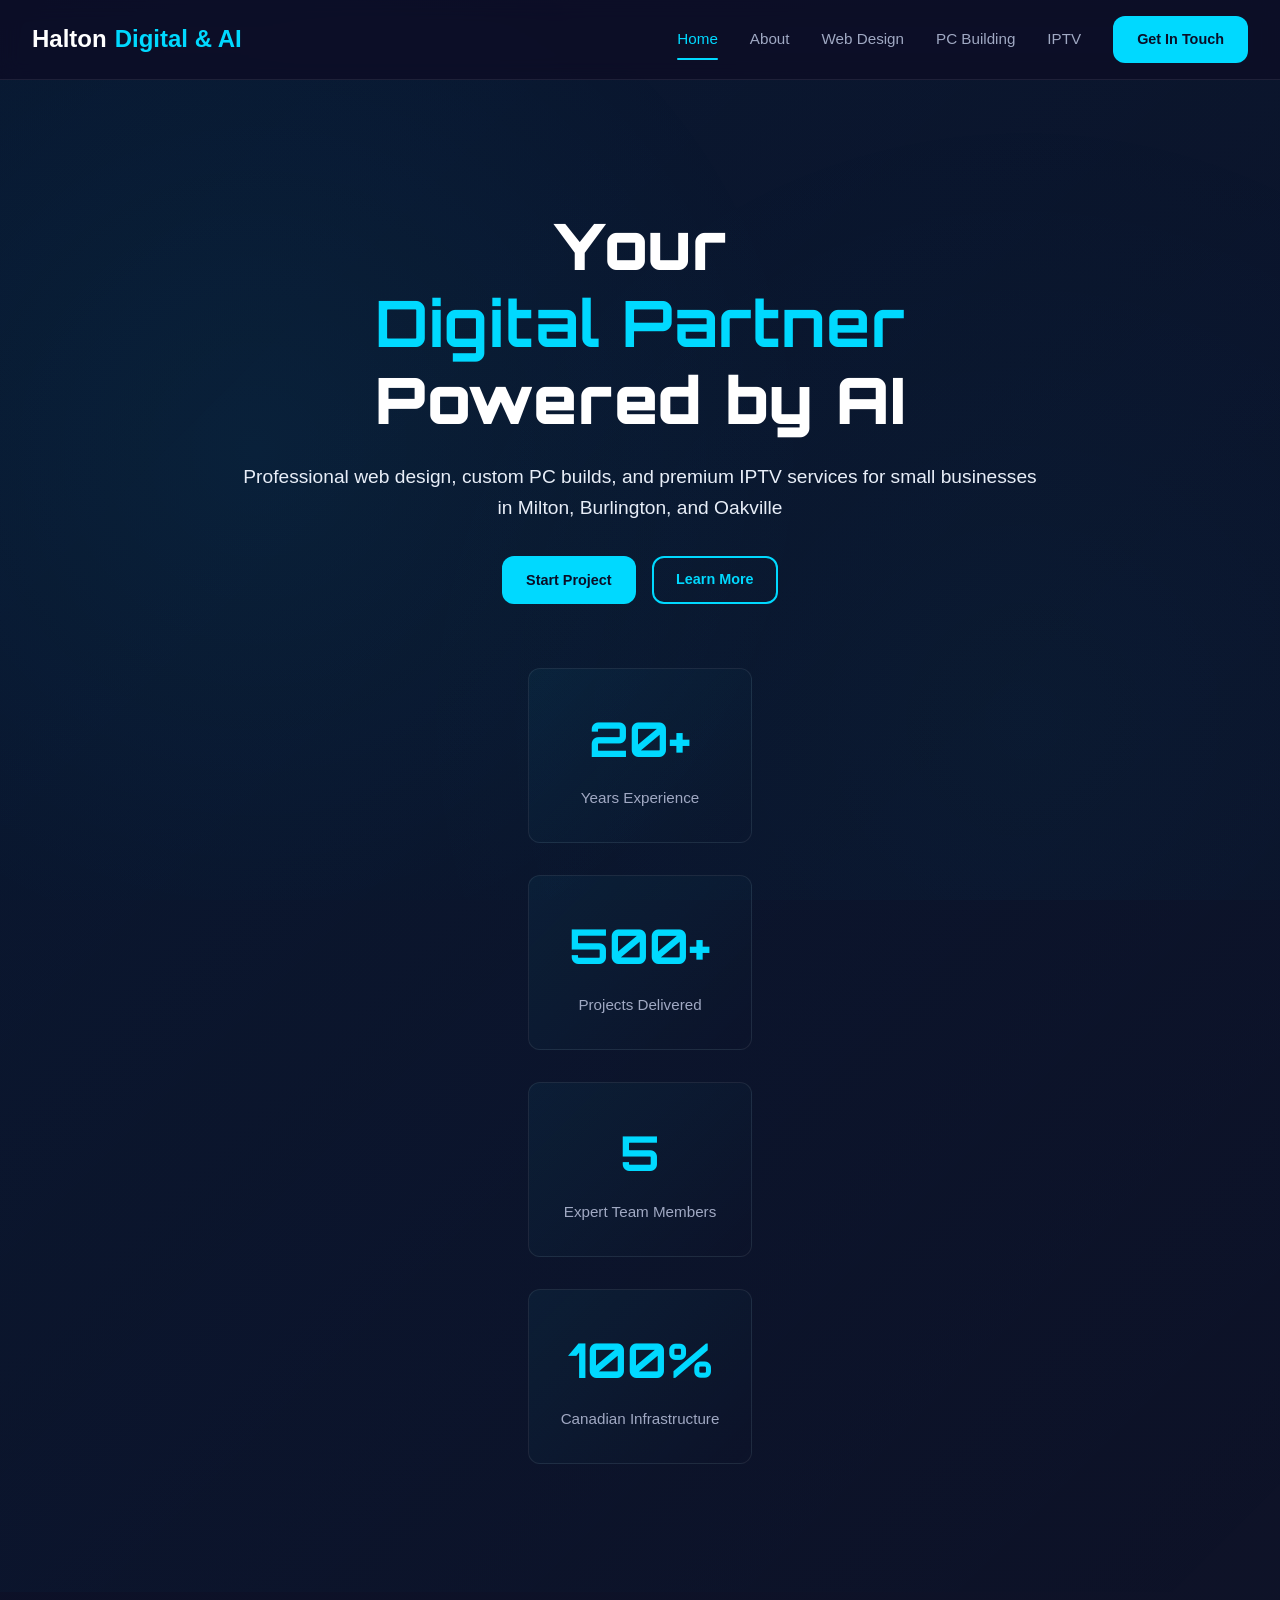
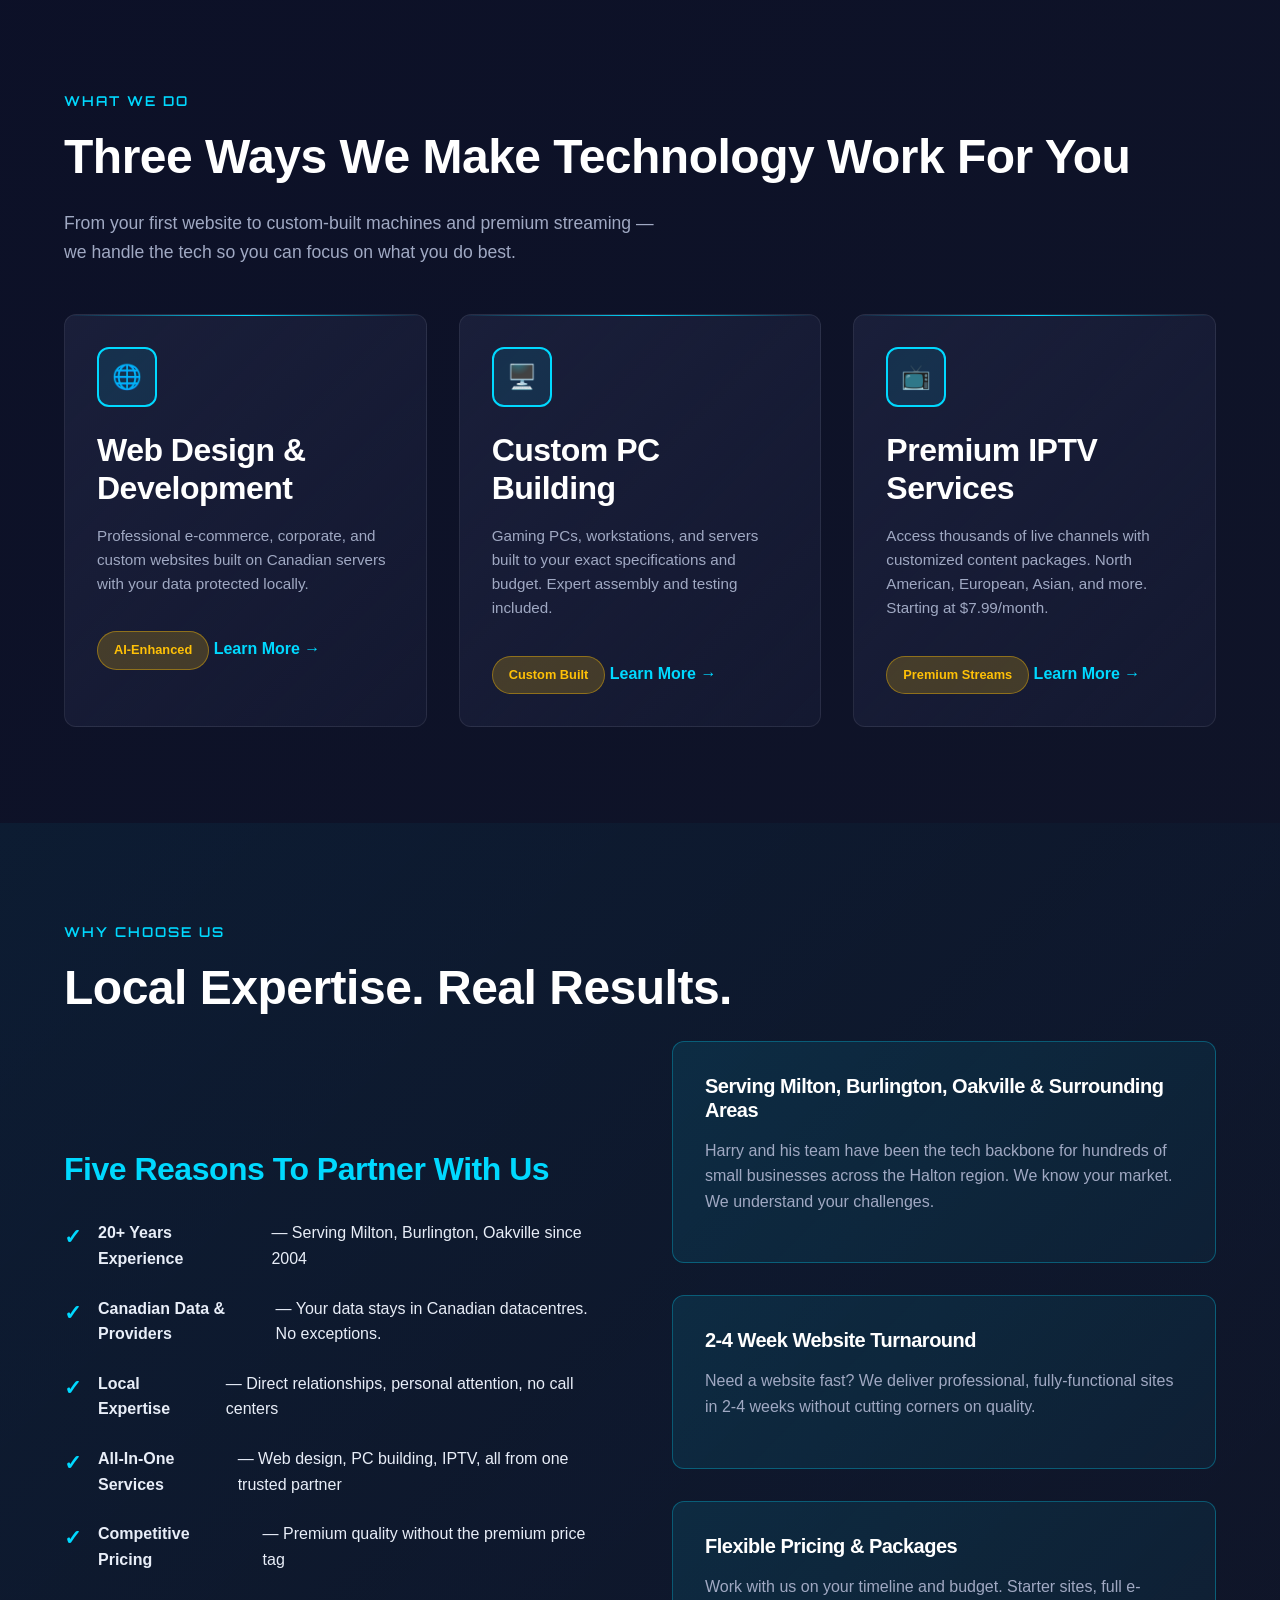
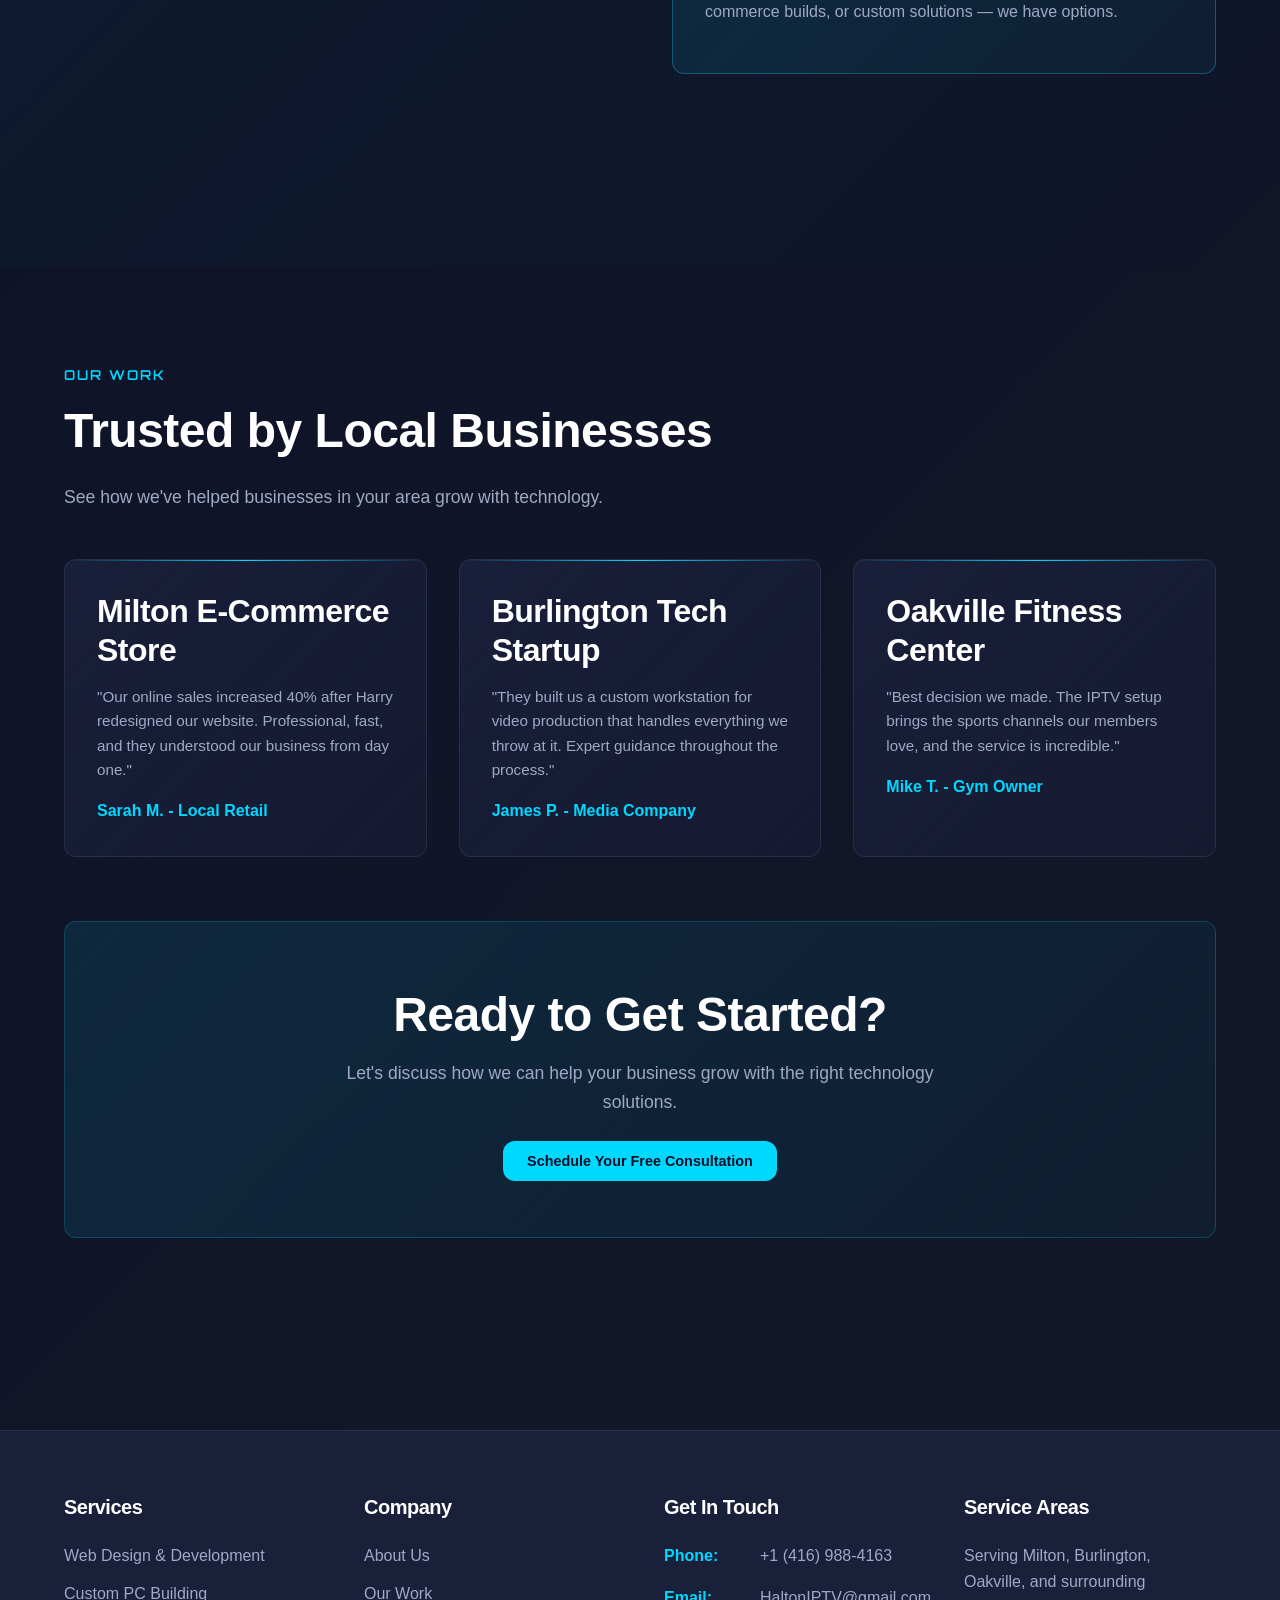
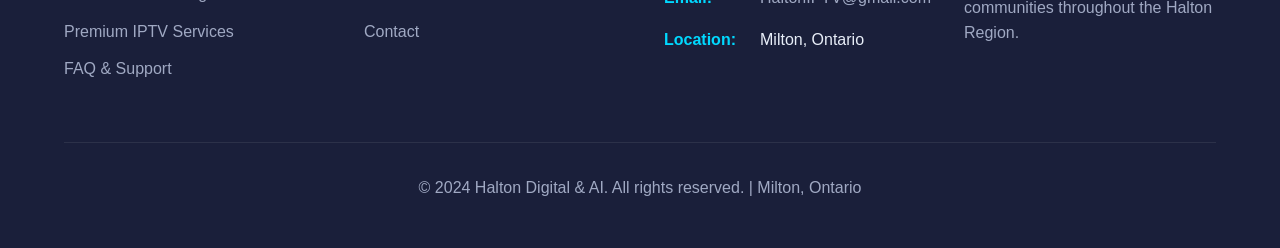
<file: index1.html>
<!DOCTYPE html>
<html lang="en">
<head>
    <meta charset="UTF-8">
    <meta name="viewport" content="width=device-width, initial-scale=1.0">
    <title>Halton Digital & AI - Web Design, Custom PCs, IPTV Services</title>
    <meta name="description" content="Halton Digital & AI offers professional web design, custom PC building, and premium IPTV services for small businesses in Milton, Burlington, Oakville.">
    <meta name="keywords" content="web design Milton, custom PC building, IPTV services, small business tech solutions">
    <link href="https://fonts.googleapis.com/css2?family=Orbitron:wght@400;700;900&display=swap" rel="stylesheet">
    <link rel="stylesheet" href="styles.css">
    <style>
        .hero h1 {
            font-family: 'Orbitron', sans-serif;
            font-weight: 900;
            letter-spacing: 1px;
        }

        .section-label {
            font-family: 'Orbitron', sans-serif;
        }

        .stats {
            display: grid;
            grid-template-columns: repeat(auto-fit, minmax(200px, 1fr));
            gap: 2rem;
            margin: 4rem 0;
            text-align: center;
        }

        .stat {
            padding: 2rem;
            border: 1px solid var(--border);
            border-radius: var(--radius);
            background: linear-gradient(135deg, rgba(0, 217, 255, 0.05) 0%, transparent 100%);
        }

        .stat-number {
            font-size: 3rem;
            font-weight: 700;
            color: var(--cyan);
            margin-bottom: 0.5rem;
            font-family: 'Orbitron', sans-serif;
        }

        .stat-label {
            color: var(--muted);
            font-size: 0.95rem;
        }

        .two-col {
            display: grid;
            grid-template-columns: 1fr 1fr;
            gap: 4rem;
            align-items: center;
            margin-bottom: 4rem;
        }

        .two-col.reverse {
            grid-template-columns: 1fr 1fr;
        }

        .two-col.reverse > :first-child {
            order: 2;
        }

        .two-col.reverse > :last-child {
            order: 1;
        }

        @media (max-width: 768px) {
            .two-col {
                grid-template-columns: 1fr;
                gap: 2rem;
            }

            .two-col.reverse > :first-child {
                order: 0;
            }

            .two-col.reverse > :last-child {
                order: 0;
            }
        }

        .highlight-box {
            background: linear-gradient(135deg, rgba(0, 217, 255, 0.1) 0%, rgba(0, 217, 255, 0.05) 100%);
            border: 1px solid rgba(0, 217, 255, 0.3);
            border-radius: var(--radius);
            padding: 2rem;
            margin-bottom: 2rem;
        }

        .highlight-box strong {
            color: var(--cyan);
        }

        .service-grid {
            grid-template-columns: repeat(auto-fit, minmax(320px, 1fr));
        }

        .cta-section {
            background: linear-gradient(135deg, rgba(0, 217, 255, 0.1) 0%, rgba(0, 168, 204, 0.05) 100%);
            border: 1px solid rgba(0, 217, 255, 0.2);
            border-radius: var(--radius);
            padding: 4rem 2rem;
            text-align: center;
            margin-top: 4rem;
        }

        .cta-section h2 {
            margin-bottom: 1rem;
        }

        .cta-section p {
            font-size: 1.1rem;
            margin-bottom: 2rem;
            max-width: 600px;
            margin-left: auto;
            margin-right: auto;
        }
    </style>
</head>
<body>
    <!-- Header -->
    <header>
        <div class="header-container">
            <div class="logo">Halton <span>Digital & AI</span></div>
            <nav>
                <a href="index.html" class="active">Home</a>
                <a href="about.html">About</a>
                <a href="web-design.html">Web Design</a>
                <a href="pc-building.html">PC Building</a>
                <a href="iptv.html">IPTV</a>
                <a href="contact.html" class="cta-btn">Get In Touch</a>
            </nav>
        </div>
    </header>

    <main>
        <!-- Hero Section -->
        <section class="hero">
            <div class="hero-content">
                <h1>Your <span>Digital Partner</span> Powered by AI</h1>
                <p>Professional web design, custom PC builds, and premium IPTV services for small businesses in Milton, Burlington, and Oakville</p>
                <div class="hero-ctas">
                    <button class="cta-btn" onclick="document.getElementById('contact').scrollIntoView()">Start Project</button>
                    <a href="about.html" class="cta-btn cta-btn-outline">Learn More</a>
                </div>
            </div>

            <div class="stats">
                <div class="stat">
                    <div class="stat-number">20+</div>
                    <div class="stat-label">Years Experience</div>
                </div>
                <div class="stat">
                    <div class="stat-number">500+</div>
                    <div class="stat-label">Projects Delivered</div>
                </div>
                <div class="stat">
                    <div class="stat-number">5</div>
                    <div class="stat-label">Expert Team Members</div>
                </div>
                <div class="stat">
                    <div class="stat-number">100%</div>
                    <div class="stat-label">Canadian Infrastructure</div>
                </div>
            </div>
        </section>

        <!-- Services Overview -->
        <section class="section">
            <div class="container">
                <span class="section-label">What We Do</span>
                <h2>Three Ways We Make Technology Work For You</h2>
                <p style="font-size: 1.1rem; max-width: 600px; margin-bottom: 3rem;">From your first website to custom-built machines and premium streaming — we handle the tech so you can focus on what you do best.</p>

                <div class="grid service-grid">
                    <div class="card">
                        <div class="card-icon">🌐</div>
                        <h3>Web Design & Development</h3>
                        <p>Professional e-commerce, corporate, and custom websites built on Canadian servers with your data protected locally.</p>
                        <div class="card-badge">AI-Enhanced</div>
                        <a href="web-design.html" style="display: inline-block; margin-top: 1.5rem; font-weight: 600;">Learn More →</a>
                    </div>

                    <div class="card">
                        <div class="card-icon">🖥️</div>
                        <h3>Custom PC Building</h3>
                        <p>Gaming PCs, workstations, and servers built to your exact specifications and budget. Expert assembly and testing included.</p>
                        <div class="card-badge">Custom Built</div>
                        <a href="pc-building.html" style="display: inline-block; margin-top: 1.5rem; font-weight: 600;">Learn More →</a>
                    </div>

                    <div class="card">
                        <div class="card-icon">📺</div>
                        <h3>Premium IPTV Services</h3>
                        <p>Access thousands of live channels with customized content packages. North American, European, Asian, and more. Starting at $7.99/month.</p>
                        <div class="card-badge">Premium Streams</div>
                        <a href="iptv.html" style="display: inline-block; margin-top: 1.5rem; font-weight: 600;">Learn More →</a>
                    </div>
                </div>
            </div>
        </section>

        <!-- Why Choose Us -->
        <section class="section" style="background: linear-gradient(135deg, rgba(0, 217, 255, 0.05) 0%, transparent 100%);">
            <div class="container">
                <span class="section-label">Why Choose Us</span>
                <h2>Local Expertise. Real Results.</h2>

                <div class="two-col">
                    <div>
                        <h3 style="color: var(--cyan); margin-bottom: 2rem;">Five Reasons To Partner With Us</h3>
                        <ul class="feature-list">
                            <li><strong>20+ Years Experience</strong> — Serving Milton, Burlington, Oakville since 2004</li>
                            <li><strong>Canadian Data & Providers</strong> — Your data stays in Canadian datacentres. No exceptions.</li>
                            <li><strong>Local Expertise</strong> — Direct relationships, personal attention, no call centers</li>
                            <li><strong>All-In-One Services</strong> — Web design, PC building, IPTV, all from one trusted partner</li>
                            <li><strong>Competitive Pricing</strong> — Premium quality without the premium price tag</li>
                        </ul>
                    </div>

                    <div>
                        <div class="highlight-box">
                            <h4 style="color: #ffffff; margin-bottom: 1rem;">Serving Milton, Burlington, Oakville & Surrounding Areas</h4>
                            <p>Harry and his team have been the tech backbone for hundreds of small businesses across the Halton region. We know your market. We understand your challenges.</p>
                        </div>

                        <div class="highlight-box">
                            <h4 style="color: #ffffff; margin-bottom: 1rem;">2-4 Week Website Turnaround</h4>
                            <p>Need a website fast? We deliver professional, fully-functional sites in 2-4 weeks without cutting corners on quality.</p>
                        </div>

                        <div class="highlight-box">
                            <h4 style="color: #ffffff; margin-bottom: 1rem;">Flexible Pricing & Packages</h4>
                            <p>Work with us on your timeline and budget. Starter sites, full e-commerce builds, or custom solutions — we have options.</p>
                        </div>
                    </div>
                </div>
            </div>
        </section>

        <!-- Featured Work / Social Proof -->
        <section class="section">
            <div class="container">
                <span class="section-label">Our Work</span>
                <h2>Trusted by Local Businesses</h2>
                <p style="font-size: 1.1rem; max-width: 600px; margin-bottom: 3rem;">See how we've helped businesses in your area grow with technology.</p>

                <div class="grid">
                    <div class="card">
                        <h3>Milton E-Commerce Store</h3>
                        <p>"Our online sales increased 40% after Harry redesigned our website. Professional, fast, and they understood our business from day one."</p>
                        <div style="color: var(--cyan); font-weight: 600; margin-top: 1rem;">Sarah M. - Local Retail</div>
                    </div>

                    <div class="card">
                        <h3>Burlington Tech Startup</h3>
                        <p>"They built us a custom workstation for video production that handles everything we throw at it. Expert guidance throughout the process."</p>
                        <div style="color: var(--cyan); font-weight: 600; margin-top: 1rem;">James P. - Media Company</div>
                    </div>

                    <div class="card">
                        <h3>Oakville Fitness Center</h3>
                        <p>"Best decision we made. The IPTV setup brings the sports channels our members love, and the service is incredible."</p>
                        <div style="color: var(--cyan); font-weight: 600; margin-top: 1rem;">Mike T. - Gym Owner</div>
                    </div>
                </div>

                <div class="cta-section">
                    <h2>Ready to Get Started?</h2>
                    <p>Let's discuss how we can help your business grow with the right technology solutions.</p>
                    <a href="contact.html" class="cta-btn">Schedule Your Free Consultation</a>
                </div>
            </div>
        </section>
    </main>

    <!-- Footer -->
    <footer>
        <div class="container">
            <div class="footer-content">
                <div class="footer-section">
                    <h4>Services</h4>
                    <ul>
                        <li><a href="web-design.html">Web Design & Development</a></li>
                        <li><a href="pc-building.html">Custom PC Building</a></li>
                        <li><a href="iptv.html">Premium IPTV Services</a></li>
                        <li><a href="faq.html">FAQ & Support</a></li>
                    </ul>
                </div>

                <div class="footer-section">
                    <h4>Company</h4>
                    <ul>
                        <li><a href="about.html">About Us</a></li>
                        <li><a href="portfolio.html">Our Work</a></li>
                        <li><a href="contact.html">Contact</a></li>
                    </ul>
                </div>

                <div class="footer-section">
                    <h4>Get In Touch</h4>
                    <div class="contact-info">
                        <div class="contact-item">
                            <strong>Phone:</strong>
                            <a href="tel:+14169884163">+1 (416) 988-4163</a>
                        </div>
                        <div class="contact-item">
                            <strong>Email:</strong>
                            <a href="mailto:HaltonIPTV@gmail.com">HaltonIPTV@gmail.com</a>
                        </div>
                        <div class="contact-item">
                            <strong>Location:</strong>
                            <span>Milton, Ontario</span>
                        </div>
                    </div>
                </div>

                <div class="footer-section">
                    <h4>Service Areas</h4>
                    <p>Serving Milton, Burlington, Oakville, and surrounding communities throughout the Halton Region.</p>
                </div>
            </div>

            <div class="footer-bottom">
                <p>&copy; 2024 Halton Digital & AI. All rights reserved. | Milton, Ontario</p>
            </div>
        </div>
    </footer>
</body>
</html>
</file>
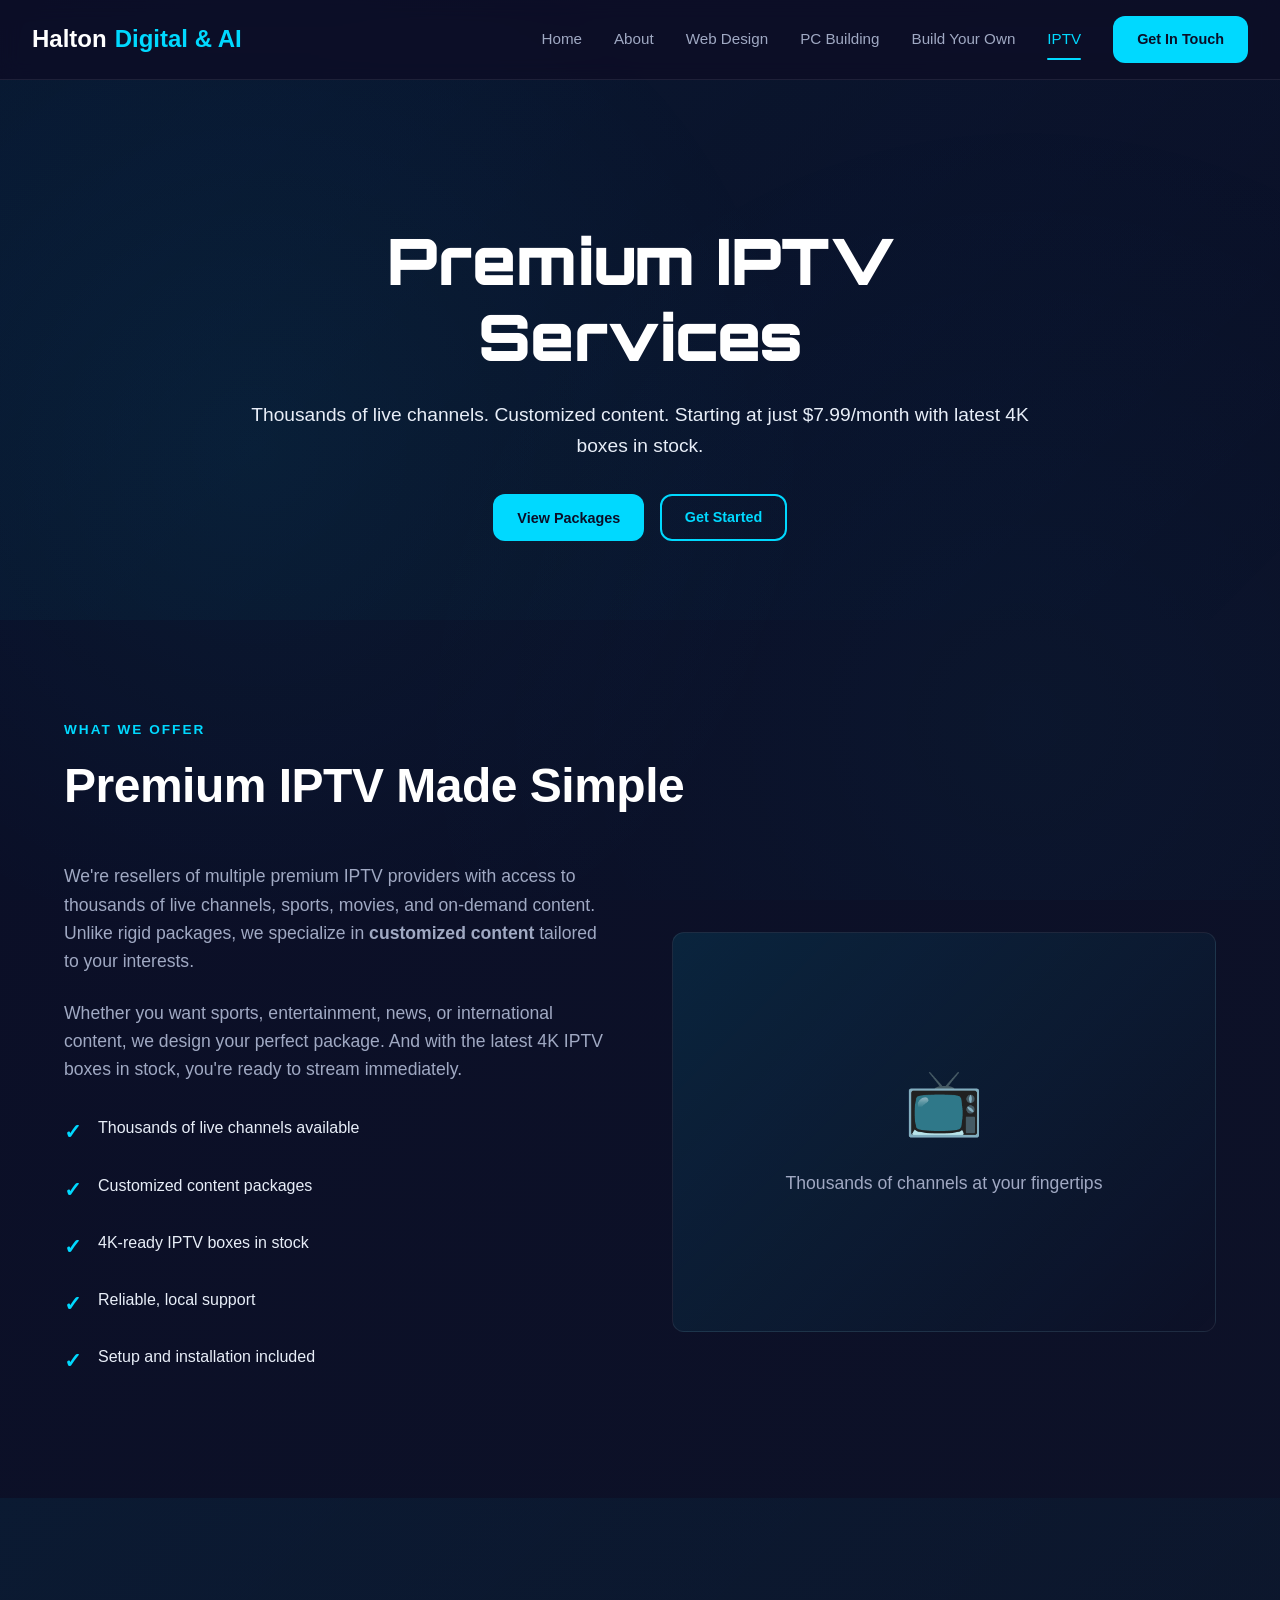
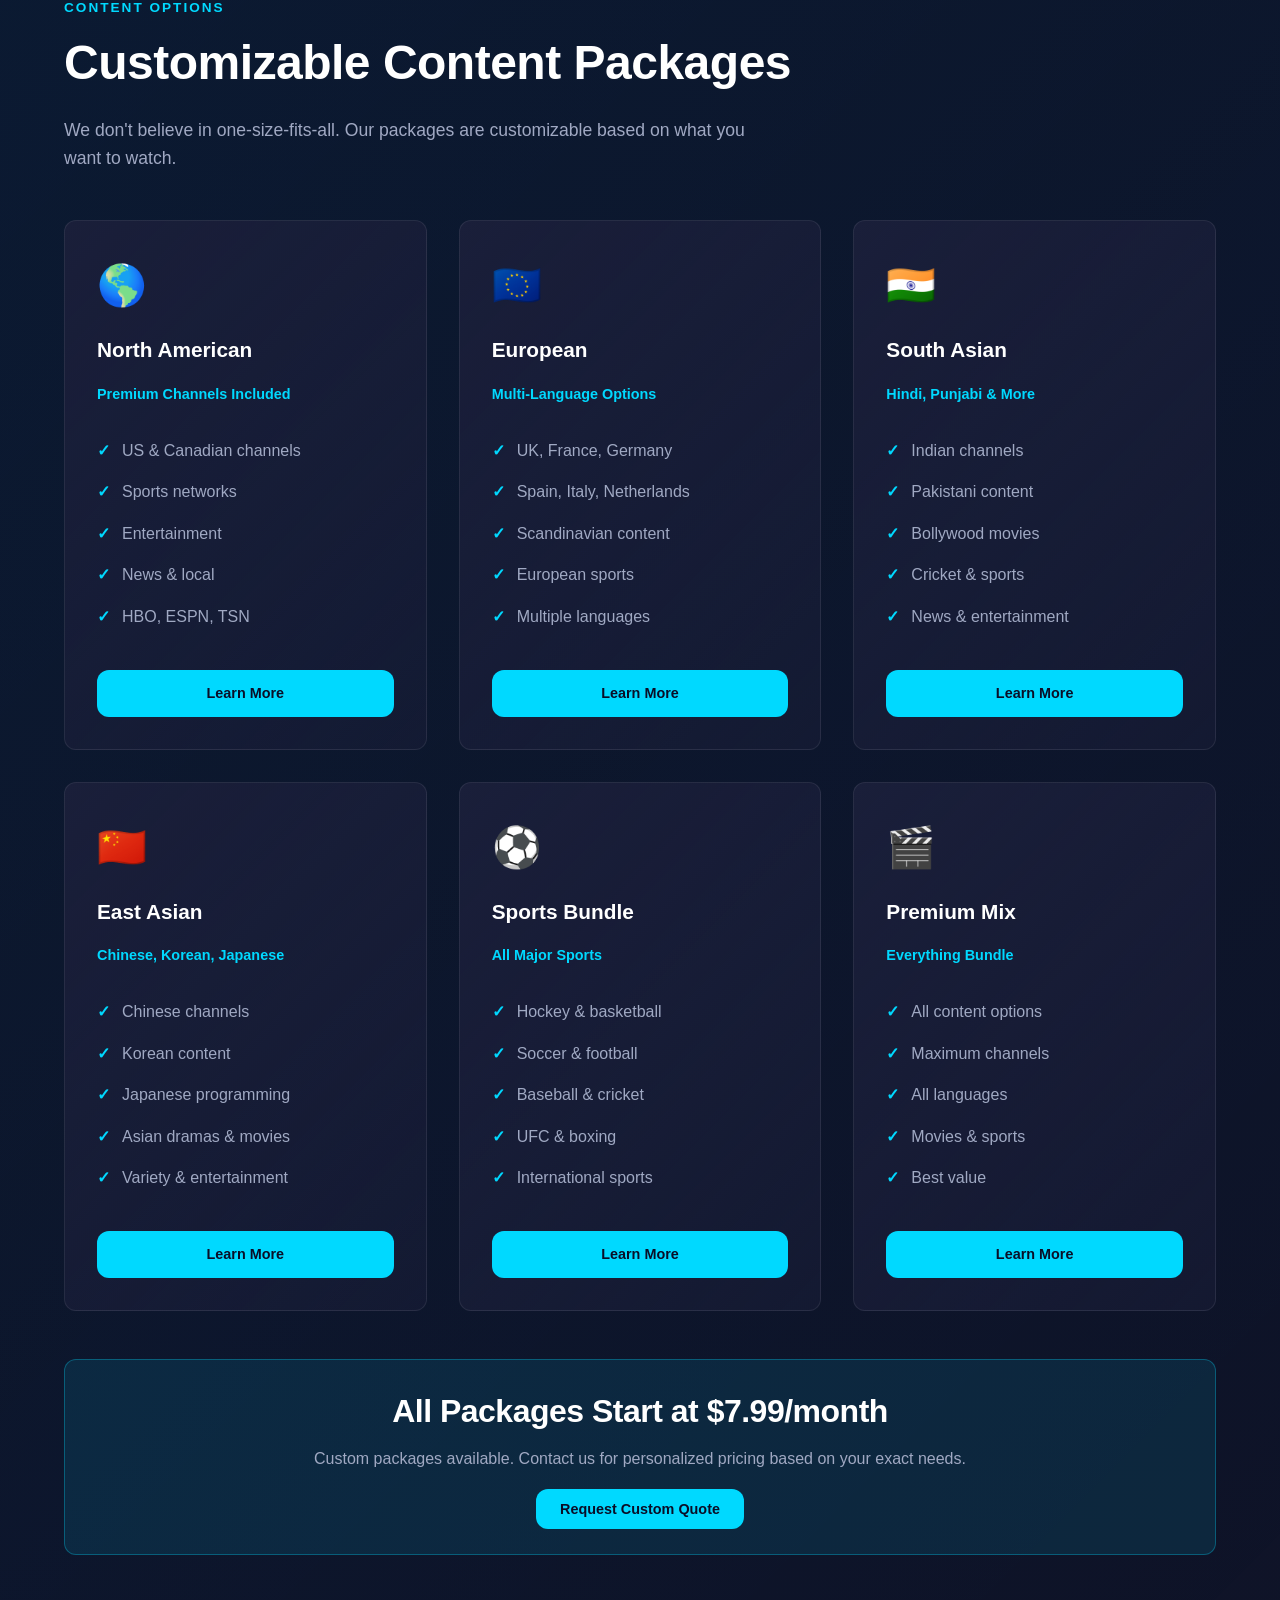
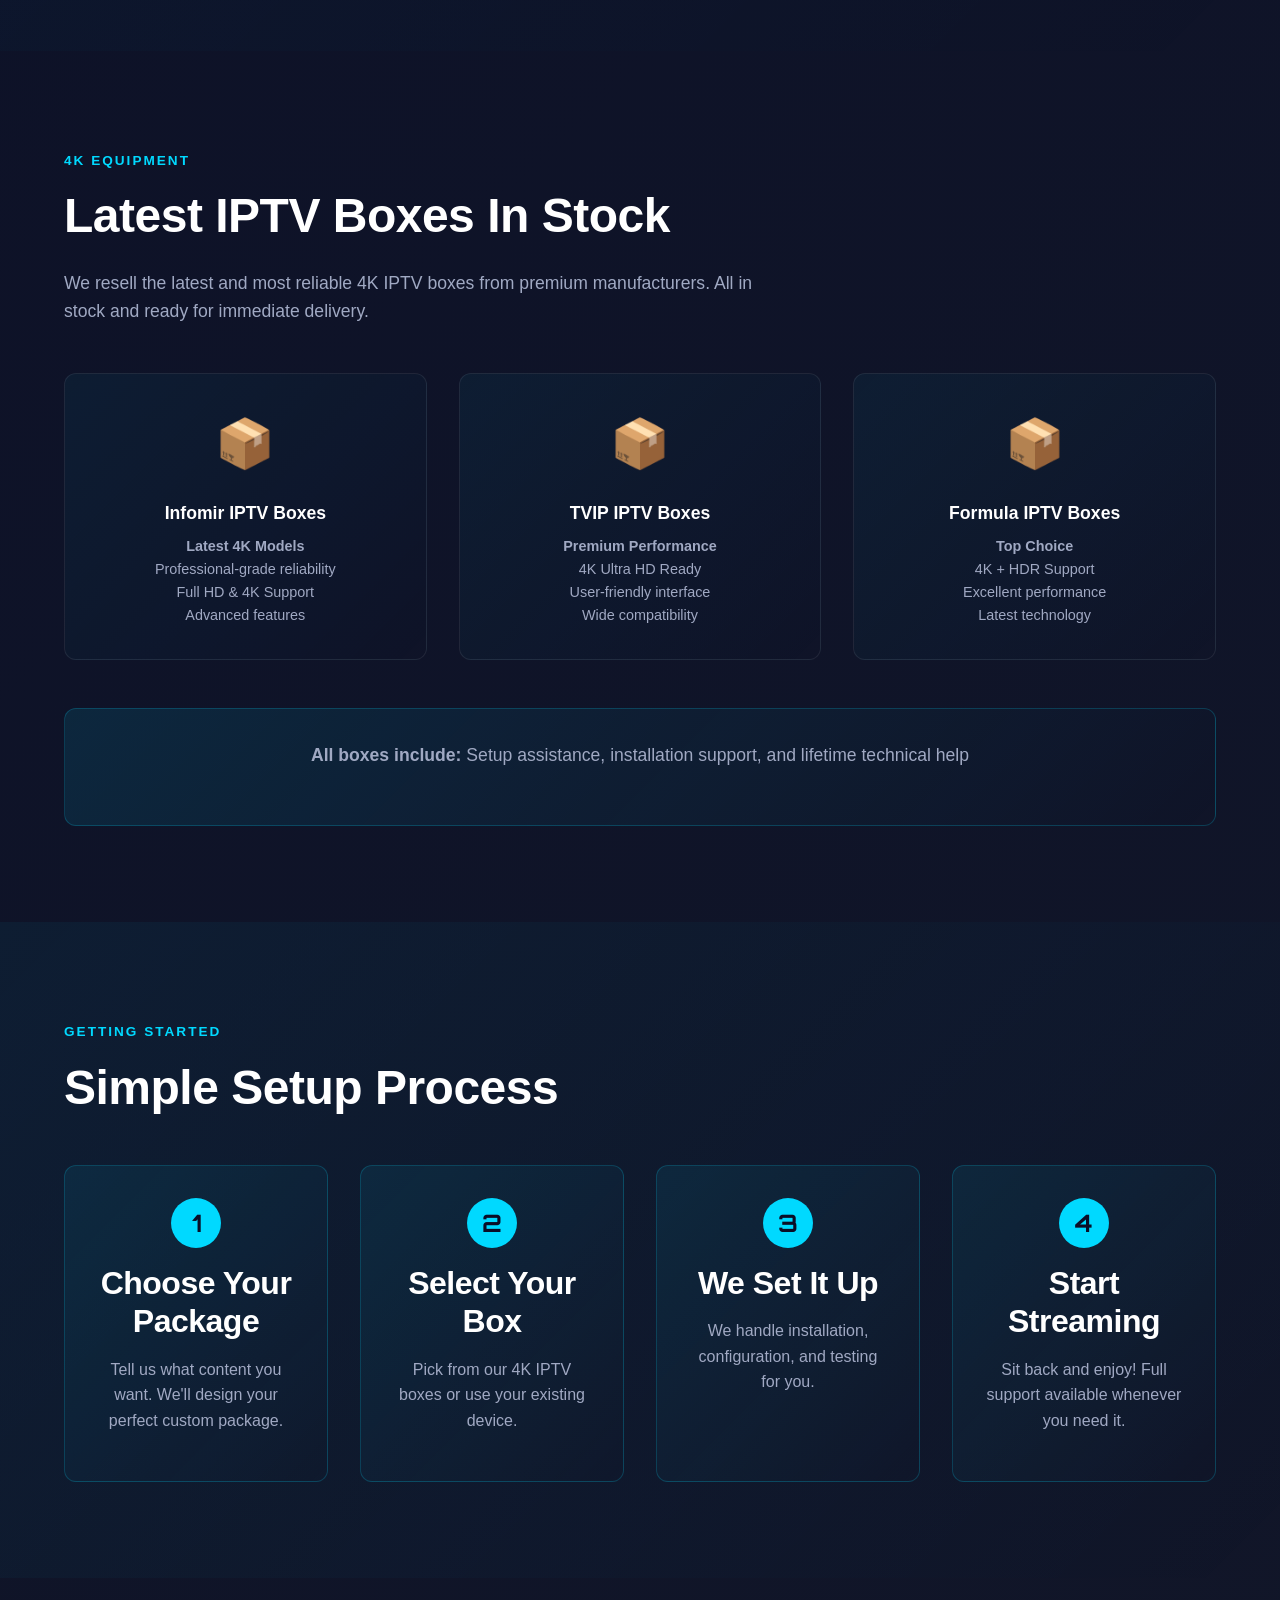
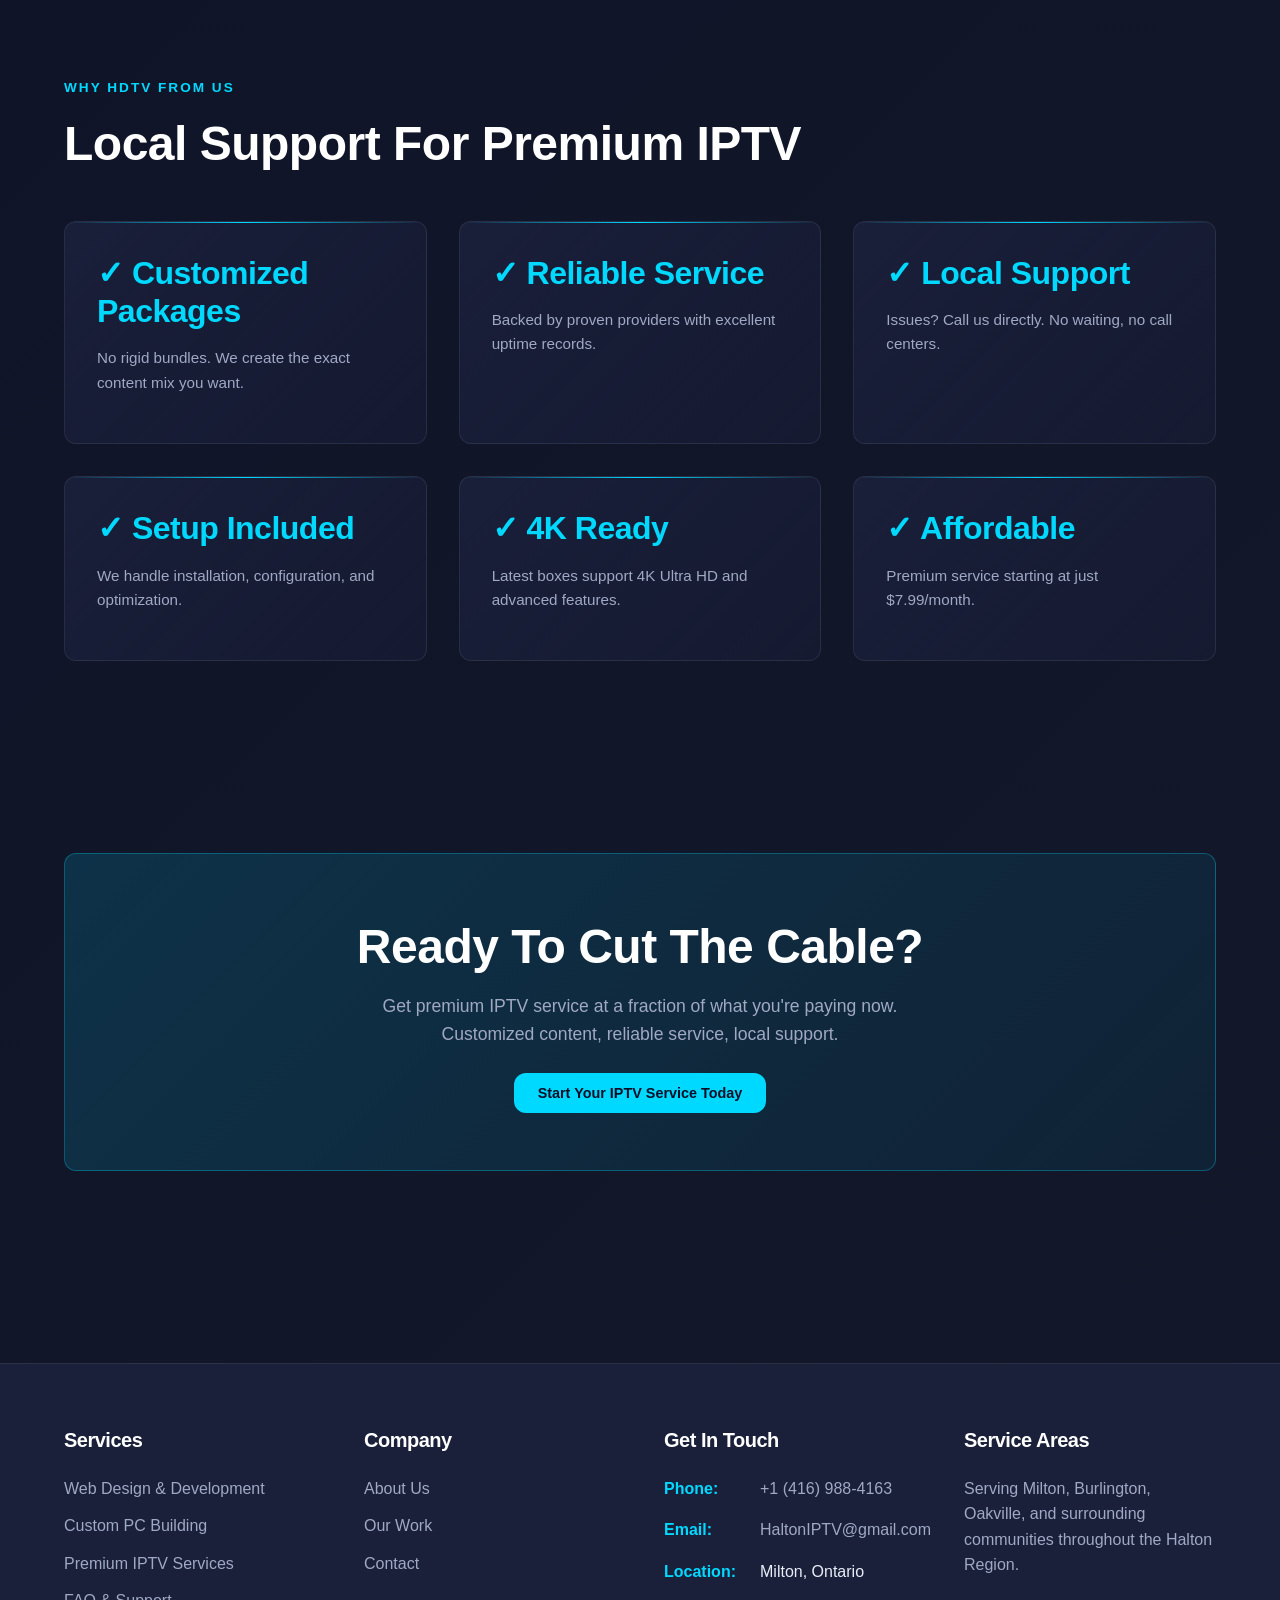
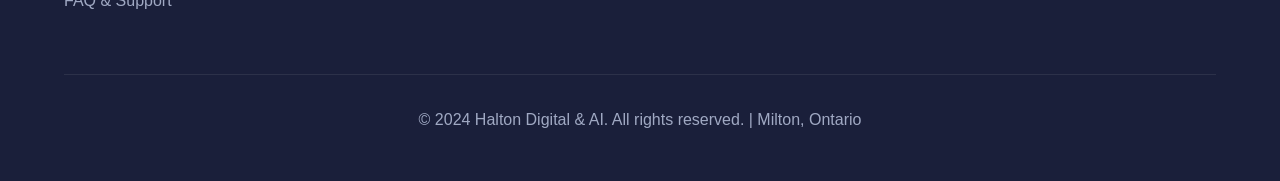
<file: iptv.html>
<!DOCTYPE html>
<html lang="en">
<head>
    <meta charset="UTF-8">
    <meta name="viewport" content="width=device-width, initial-scale=1.0">
    <title>Premium IPTV Services - Halton Digital & AI</title>
    <meta name="description" content="Premium IPTV services starting at $7.99/month with customized content packages and 4K boxes. North American, European, South Asian, and East Asian content.">
    <link href="https://fonts.googleapis.com/css2?family=Orbitron:wght@400;700;900&display=swap" rel="stylesheet">
    <link rel="stylesheet" href="styles.css">
    <style>
        .hero h1 {
            font-family: 'Orbitron', sans-serif;
            font-weight: 900;
        }

        .package-grid {
            display: grid;
            grid-template-columns: repeat(auto-fit, minmax(300px, 1fr));
            gap: 2rem;
            margin-top: 3rem;
        }

        .package-card {
            background: linear-gradient(135deg, var(--ink2) 0%, rgba(26, 31, 58, 0.5) 100%);
            border: 1px solid var(--border);
            border-radius: var(--radius);
            padding: 2rem;
            transition: all 0.3s ease;
            position: relative;
        }

        .package-card:hover {
            border-color: var(--cyan);
            transform: translateY(-8px);
            box-shadow: 0 20px 40px rgba(0, 217, 255, 0.1);
        }

        .package-icon {
            font-size: 2.5rem;
            margin-bottom: 1rem;
        }

        .package-name {
            color: #ffffff;
            font-size: 1.3rem;
            font-weight: 700;
            margin-bottom: 1rem;
        }

        .package-channels {
            color: var(--cyan);
            font-weight: 600;
            font-size: 0.9rem;
            margin-bottom: 1.5rem;
        }

        .channels-list {
            list-style: none;
            margin-bottom: 2rem;
        }

        .channels-list li {
            padding: 0.5rem 0;
            color: var(--muted);
            display: flex;
            gap: 0.75rem;
            align-items: flex-start;
        }

        .channels-list li::before {
            content: '✓';
            color: var(--cyan);
            font-weight: 700;
            flex-shrink: 0;
        }

        .box-grid {
            display: grid;
            grid-template-columns: repeat(auto-fit, minmax(280px, 1fr));
            gap: 2rem;
            margin-top: 3rem;
        }

        .box-card {
            background: linear-gradient(135deg, rgba(0, 217, 255, 0.05) 0%, transparent 100%);
            border: 1px solid var(--border);
            border-radius: var(--radius);
            padding: 2rem;
            text-align: center;
            transition: all 0.3s ease;
        }

        .box-card:hover {
            border-color: var(--cyan);
            transform: translateY(-4px);
        }

        .box-icon {
            font-size: 3rem;
            margin-bottom: 1rem;
        }

        .box-model {
            color: #ffffff;
            font-weight: 700;
            font-size: 1.1rem;
            margin-bottom: 0.5rem;
        }

        .box-specs {
            color: var(--muted);
            font-size: 0.9rem;
            line-height: 1.6;
        }

        .features-comparison {
            overflow-x: auto;
            margin-top: 3rem;
        }

        .comparison-table {
            width: 100%;
            border-collapse: collapse;
            background: linear-gradient(135deg, var(--ink2) 0%, rgba(26, 31, 58, 0.5) 100%);
            border-radius: var(--radius);
            overflow: hidden;
            border: 1px solid var(--border);
        }

        .comparison-table thead {
            background: rgba(0, 217, 255, 0.1);
            border-bottom: 1px solid var(--border);
        }

        .comparison-table th {
            padding: 1.5rem;
            text-align: left;
            color: var(--cyan);
            font-weight: 600;
            border-right: 1px solid var(--border);
        }

        .comparison-table th:last-child {
            border-right: none;
        }

        .comparison-table td {
            padding: 1.5rem;
            border-right: 1px solid var(--border);
            color: var(--muted);
        }

        .comparison-table td:last-child {
            border-right: none;
        }

        .comparison-table tbody tr {
            border-bottom: 1px solid var(--border);
        }

        .comparison-table tbody tr:last-child {
            border-bottom: none;
        }

        .feature-check {
            color: var(--success);
            font-weight: 700;
        }

        .setup-steps {
            display: grid;
            grid-template-columns: repeat(auto-fit, minmax(200px, 1fr));
            gap: 2rem;
            margin-top: 3rem;
        }

        .setup-step {
            text-align: center;
            padding: 2rem;
            background: linear-gradient(135deg, rgba(0, 217, 255, 0.08) 0%, transparent 100%);
            border: 1px solid rgba(0, 217, 255, 0.2);
            border-radius: var(--radius);
        }

        .step-number {
            width: 50px;
            height: 50px;
            background: var(--cyan);
            color: var(--ink);
            border-radius: 50%;
            display: flex;
            align-items: center;
            justify-content: center;
            font-size: 1.5rem;
            font-weight: 700;
            margin: 0 auto 1rem;
            font-family: 'Orbitron', sans-serif;
        }

        @media (max-width: 768px) {
            .package-grid {
                grid-template-columns: 1fr;
            }

            .box-grid {
                grid-template-columns: 1fr;
            }

            .features-comparison {
                overflow-x: auto;
            }

            .comparison-table th,
            .comparison-table td {
                padding: 1rem;
                font-size: 0.9rem;
            }
        }
    </style>
</head>
<body>
    <!-- Header -->
    <header>
        <div class="header-container">
            <div class="logo">Halton <span>Digital & AI</span></div>
            <nav>
                <a href="index.html">Home</a>
                <a href="about.html">About</a>
                <a href="web-design.html">Web Design</a>
                <a href="pc-building.html">PC Building</a>
                <a href="custom-builder.html">Build Your Own</a>
                <a href="iptv.html" class="active">IPTV</a>
                <a href="contact.html" class="cta-btn">Get In Touch</a>
            </nav>
        </div>
    </header>

    <main>
        <!-- Hero -->
        <section class="hero" style="min-height: 60vh;">
            <div class="hero-content">
                <h1>Premium IPTV Services</h1>
                <p style="font-size: 1.2rem;">Thousands of live channels. Customized content. Starting at just $7.99/month with latest 4K boxes in stock.</p>
                <div class="hero-ctas">
                    <button class="cta-btn" onclick="document.getElementById('packages').scrollIntoView()">View Packages</button>
                    <a href="contact.html" class="cta-btn cta-btn-outline">Get Started</a>
                </div>
            </div>
        </section>

        <!-- Overview -->
        <section class="section">
            <div class="container">
                <span class="section-label">What We Offer</span>
                <h2>Premium IPTV Made Simple</h2>

                <div style="display: grid; grid-template-columns: 1fr 1fr; gap: 4rem; align-items: center; margin-top: 3rem;">
                    <div>
                        <p style="font-size: 1.1rem; margin-bottom: 1.5rem;">
                            We're resellers of multiple premium IPTV providers with access to thousands of live channels, sports, movies, and on-demand content. Unlike rigid packages, we specialize in <strong>customized content</strong> tailored to your interests.
                        </p>

                        <p style="font-size: 1.1rem; margin-bottom: 2rem;">
                            Whether you want sports, entertainment, news, or international content, we design your perfect package. And with the latest 4K IPTV boxes in stock, you're ready to stream immediately.
                        </p>

                        <ul class="feature-list">
                            <li>Thousands of live channels available</li>
                            <li>Customized content packages</li>
                            <li>4K-ready IPTV boxes in stock</li>
                            <li>Reliable, local support</li>
                            <li>Setup and installation included</li>
                        </ul>
                    </div>

                    <div style="background: linear-gradient(135deg, rgba(0, 217, 255, 0.1) 0%, transparent 100%); border-radius: 12px; padding: 3rem; border: 1px solid var(--border); min-height: 400px; display: flex; align-items: center; justify-content: center;">
                        <div style="text-align: center;">
                            <div style="font-size: 4rem; margin-bottom: 1rem;">📺</div>
                            <p style="font-size: 1.1rem;">Thousands of channels at your fingertips</p>
                        </div>
                    </div>
                </div>
            </div>
        </section>

        <!-- Content Packages -->
        <section class="section" id="packages" style="background: linear-gradient(135deg, rgba(0, 217, 255, 0.05) 0%, transparent 100%);">
            <div class="container">
                <span class="section-label">Content Options</span>
                <h2>Customizable Content Packages</h2>
                <p style="font-size: 1.1rem; margin-bottom: 3rem; max-width: 700px;">
                    We don't believe in one-size-fits-all. Our packages are customizable based on what you want to watch.
                </p>

                <div class="package-grid">
                    <div class="package-card">
                        <div class="package-icon">🌎</div>
                        <div class="package-name">North American</div>
                        <div class="package-channels">Premium Channels Included</div>
                        <ul class="channels-list">
                            <li>US & Canadian channels</li>
                            <li>Sports networks</li>
                            <li>Entertainment</li>
                            <li>News & local</li>
                            <li>HBO, ESPN, TSN</li>
                        </ul>
                        <a href="contact.html" class="cta-btn" style="display: block; text-align: center;">Learn More</a>
                    </div>

                    <div class="package-card">
                        <div class="package-icon">🇪🇺</div>
                        <div class="package-name">European</div>
                        <div class="package-channels">Multi-Language Options</div>
                        <ul class="channels-list">
                            <li>UK, France, Germany</li>
                            <li>Spain, Italy, Netherlands</li>
                            <li>Scandinavian content</li>
                            <li>European sports</li>
                            <li>Multiple languages</li>
                        </ul>
                        <a href="contact.html" class="cta-btn" style="display: block; text-align: center;">Learn More</a>
                    </div>

                    <div class="package-card">
                        <div class="package-icon">🇮🇳</div>
                        <div class="package-name">South Asian</div>
                        <div class="package-channels">Hindi, Punjabi & More</div>
                        <ul class="channels-list">
                            <li>Indian channels</li>
                            <li>Pakistani content</li>
                            <li>Bollywood movies</li>
                            <li>Cricket & sports</li>
                            <li>News & entertainment</li>
                        </ul>
                        <a href="contact.html" class="cta-btn" style="display: block; text-align: center;">Learn More</a>
                    </div>

                    <div class="package-card">
                        <div class="package-icon">🇨🇳</div>
                        <div class="package-name">East Asian</div>
                        <div class="package-channels">Chinese, Korean, Japanese</div>
                        <ul class="channels-list">
                            <li>Chinese channels</li>
                            <li>Korean content</li>
                            <li>Japanese programming</li>
                            <li>Asian dramas & movies</li>
                            <li>Variety & entertainment</li>
                        </ul>
                        <a href="contact.html" class="cta-btn" style="display: block; text-align: center;">Learn More</a>
                    </div>

                    <div class="package-card">
                        <div class="package-icon">⚽</div>
                        <div class="package-name">Sports Bundle</div>
                        <div class="package-channels">All Major Sports</div>
                        <ul class="channels-list">
                            <li>Hockey & basketball</li>
                            <li>Soccer & football</li>
                            <li>Baseball & cricket</li>
                            <li>UFC & boxing</li>
                            <li>International sports</li>
                        </ul>
                        <a href="contact.html" class="cta-btn" style="display: block; text-align: center;">Learn More</a>
                    </div>

                    <div class="package-card">
                        <div class="package-icon">🎬</div>
                        <div class="package-name">Premium Mix</div>
                        <div class="package-channels">Everything Bundle</div>
                        <ul class="channels-list">
                            <li>All content options</li>
                            <li>Maximum channels</li>
                            <li>All languages</li>
                            <li>Movies & sports</li>
                            <li>Best value</li>
                        </ul>
                        <a href="contact.html" class="cta-btn" style="display: block; text-align: center;">Learn More</a>
                    </div>
                </div>

                <div style="background: rgba(0, 217, 255, 0.1); border: 1px solid rgba(0, 217, 255, 0.3); border-radius: 12px; padding: 2rem; margin-top: 3rem; text-align: center;">
                    <h3 style="color: #ffffff; margin-bottom: 1rem;">All Packages Start at $7.99/month</h3>
                    <p style="margin-bottom: 1.5rem;">Custom packages available. Contact us for personalized pricing based on your exact needs.</p>
                    <a href="contact.html" class="cta-btn">Request Custom Quote</a>
                </div>
            </div>
        </section>

        <!-- IPTV Boxes -->
        <section class="section">
            <div class="container">
                <span class="section-label">4K Equipment</span>
                <h2>Latest IPTV Boxes In Stock</h2>
                <p style="font-size: 1.1rem; margin-bottom: 3rem; max-width: 700px;">
                    We resell the latest and most reliable 4K IPTV boxes from premium manufacturers. All in stock and ready for immediate delivery.
                </p>

                <div class="box-grid">
                    <div class="box-card">
                        <div class="box-icon">📦</div>
                        <div class="box-model">Infomir IPTV Boxes</div>
                        <div class="box-specs">
                            <strong>Latest 4K Models</strong><br/>
                            Professional-grade reliability<br/>
                            Full HD & 4K Support<br/>
                            Advanced features
                        </div>
                    </div>

                    <div class="box-card">
                        <div class="box-icon">📦</div>
                        <div class="box-model">TVIP IPTV Boxes</div>
                        <div class="box-specs">
                            <strong>Premium Performance</strong><br/>
                            4K Ultra HD Ready<br/>
                            User-friendly interface<br/>
                            Wide compatibility
                        </div>
                    </div>

                    <div class="box-card">
                        <div class="box-icon">📦</div>
                        <div class="box-model">Formula IPTV Boxes</div>
                        <div class="box-specs">
                            <strong>Top Choice</strong><br/>
                            4K + HDR Support<br/>
                            Excellent performance<br/>
                            Latest technology
                        </div>
                    </div>
                </div>

                <div style="background: linear-gradient(135deg, rgba(0, 217, 255, 0.1) 0%, transparent 100%); border: 1px solid rgba(0, 217, 255, 0.2); border-radius: 12px; padding: 2rem; margin-top: 3rem; text-align: center;">
                    <p style="font-size: 1.1rem; margin-bottom: 1.5rem;">
                        <strong>All boxes include:</strong> Setup assistance, installation support, and lifetime technical help
                    </p>
                </div>
            </div>
        </section>

        <!-- Setup Process -->
        <section class="section" style="background: linear-gradient(135deg, rgba(0, 217, 255, 0.05) 0%, transparent 100%);">
            <div class="container">
                <span class="section-label">Getting Started</span>
                <h2>Simple Setup Process</h2>

                <div class="setup-steps">
                    <div class="setup-step">
                        <div class="step-number">1</div>
                        <h3 style="color: #ffffff; margin-bottom: 1rem;">Choose Your Package</h3>
                        <p>Tell us what content you want. We'll design your perfect custom package.</p>
                    </div>

                    <div class="setup-step">
                        <div class="step-number">2</div>
                        <h3 style="color: #ffffff; margin-bottom: 1rem;">Select Your Box</h3>
                        <p>Pick from our 4K IPTV boxes or use your existing device.</p>
                    </div>

                    <div class="setup-step">
                        <div class="step-number">3</div>
                        <h3 style="color: #ffffff; margin-bottom: 1rem;">We Set It Up</h3>
                        <p>We handle installation, configuration, and testing for you.</p>
                    </div>

                    <div class="setup-step">
                        <div class="step-number">4</div>
                        <h3 style="color: #ffffff; margin-bottom: 1rem;">Start Streaming</h3>
                        <p>Sit back and enjoy! Full support available whenever you need it.</p>
                    </div>
                </div>
            </div>
        </section>

        <!-- Why Choose Us -->
        <section class="section">
            <div class="container">
                <span class="section-label">Why HDTV From Us</span>
                <h2>Local Support For Premium IPTV</h2>

                <div class="grid" style="grid-template-columns: repeat(auto-fit, minmax(280px, 1fr));">
                    <div class="card">
                        <h3 style="color: var(--cyan);">✓ Customized Packages</h3>
                        <p>No rigid bundles. We create the exact content mix you want.</p>
                    </div>

                    <div class="card">
                        <h3 style="color: var(--cyan);">✓ Reliable Service</h3>
                        <p>Backed by proven providers with excellent uptime records.</p>
                    </div>

                    <div class="card">
                        <h3 style="color: var(--cyan);">✓ Local Support</h3>
                        <p>Issues? Call us directly. No waiting, no call centers.</p>
                    </div>

                    <div class="card">
                        <h3 style="color: var(--cyan);">✓ Setup Included</h3>
                        <p>We handle installation, configuration, and optimization.</p>
                    </div>

                    <div class="card">
                        <h3 style="color: var(--cyan);">✓ 4K Ready</h3>
                        <p>Latest boxes support 4K Ultra HD and advanced features.</p>
                    </div>

                    <div class="card">
                        <h3 style="color: var(--cyan);">✓ Affordable</h3>
                        <p>Premium service starting at just $7.99/month.</p>
                    </div>
                </div>
            </div>
        </section>

        <!-- CTA -->
        <section class="section">
            <div class="container">
                <div style="background: linear-gradient(135deg, rgba(0, 217, 255, 0.15) 0%, rgba(0, 168, 204, 0.08) 100%); border: 1px solid rgba(0, 217, 255, 0.3); border-radius: 12px; padding: 4rem 2rem; text-align: center;">
                    <h2 style="margin-bottom: 1rem;">Ready To Cut The Cable?</h2>
                    <p style="font-size: 1.1rem; margin-bottom: 2rem; max-width: 600px; margin-left: auto; margin-right: auto;">
                        Get premium IPTV service at a fraction of what you're paying now. Customized content, reliable service, local support.
                    </p>
                    <a href="contact.html" class="cta-btn">Start Your IPTV Service Today</a>
                </div>
            </div>
        </section>
    </main>

    <!-- Footer -->
    <footer>
        <div class="container">
            <div class="footer-content">
                <div class="footer-section">
                    <h4>Services</h4>
                    <ul>
                        <li><a href="web-design.html">Web Design & Development</a></li>
                        <li><a href="pc-building.html">Custom PC Building</a></li>
                        <li><a href="iptv.html">Premium IPTV Services</a></li>
                        <li><a href="faq.html">FAQ & Support</a></li>
                    </ul>
                </div>

                <div class="footer-section">
                    <h4>Company</h4>
                    <ul>
                        <li><a href="about.html">About Us</a></li>
                        <li><a href="portfolio.html">Our Work</a></li>
                        <li><a href="contact.html">Contact</a></li>
                    </ul>
                </div>

                <div class="footer-section">
                    <h4>Get In Touch</h4>
                    <div class="contact-info">
                        <div class="contact-item">
                            <strong>Phone:</strong>
                            <a href="tel:+14169884163">+1 (416) 988-4163</a>
                        </div>
                        <div class="contact-item">
                            <strong>Email:</strong>
                            <a href="mailto:HaltonIPTV@gmail.com">HaltonIPTV@gmail.com</a>
                        </div>
                        <div class="contact-item">
                            <strong>Location:</strong>
                            <span>Milton, Ontario</span>
                        </div>
                    </div>
                </div>

                <div class="footer-section">
                    <h4>Service Areas</h4>
                    <p>Serving Milton, Burlington, Oakville, and surrounding communities throughout the Halton Region.</p>
                </div>
            </div>

            <div class="footer-bottom">
                <p>&copy; 2024 Halton Digital & AI. All rights reserved. | Milton, Ontario</p>
            </div>
        </div>
    </footer>
</body>
</html>
</file>
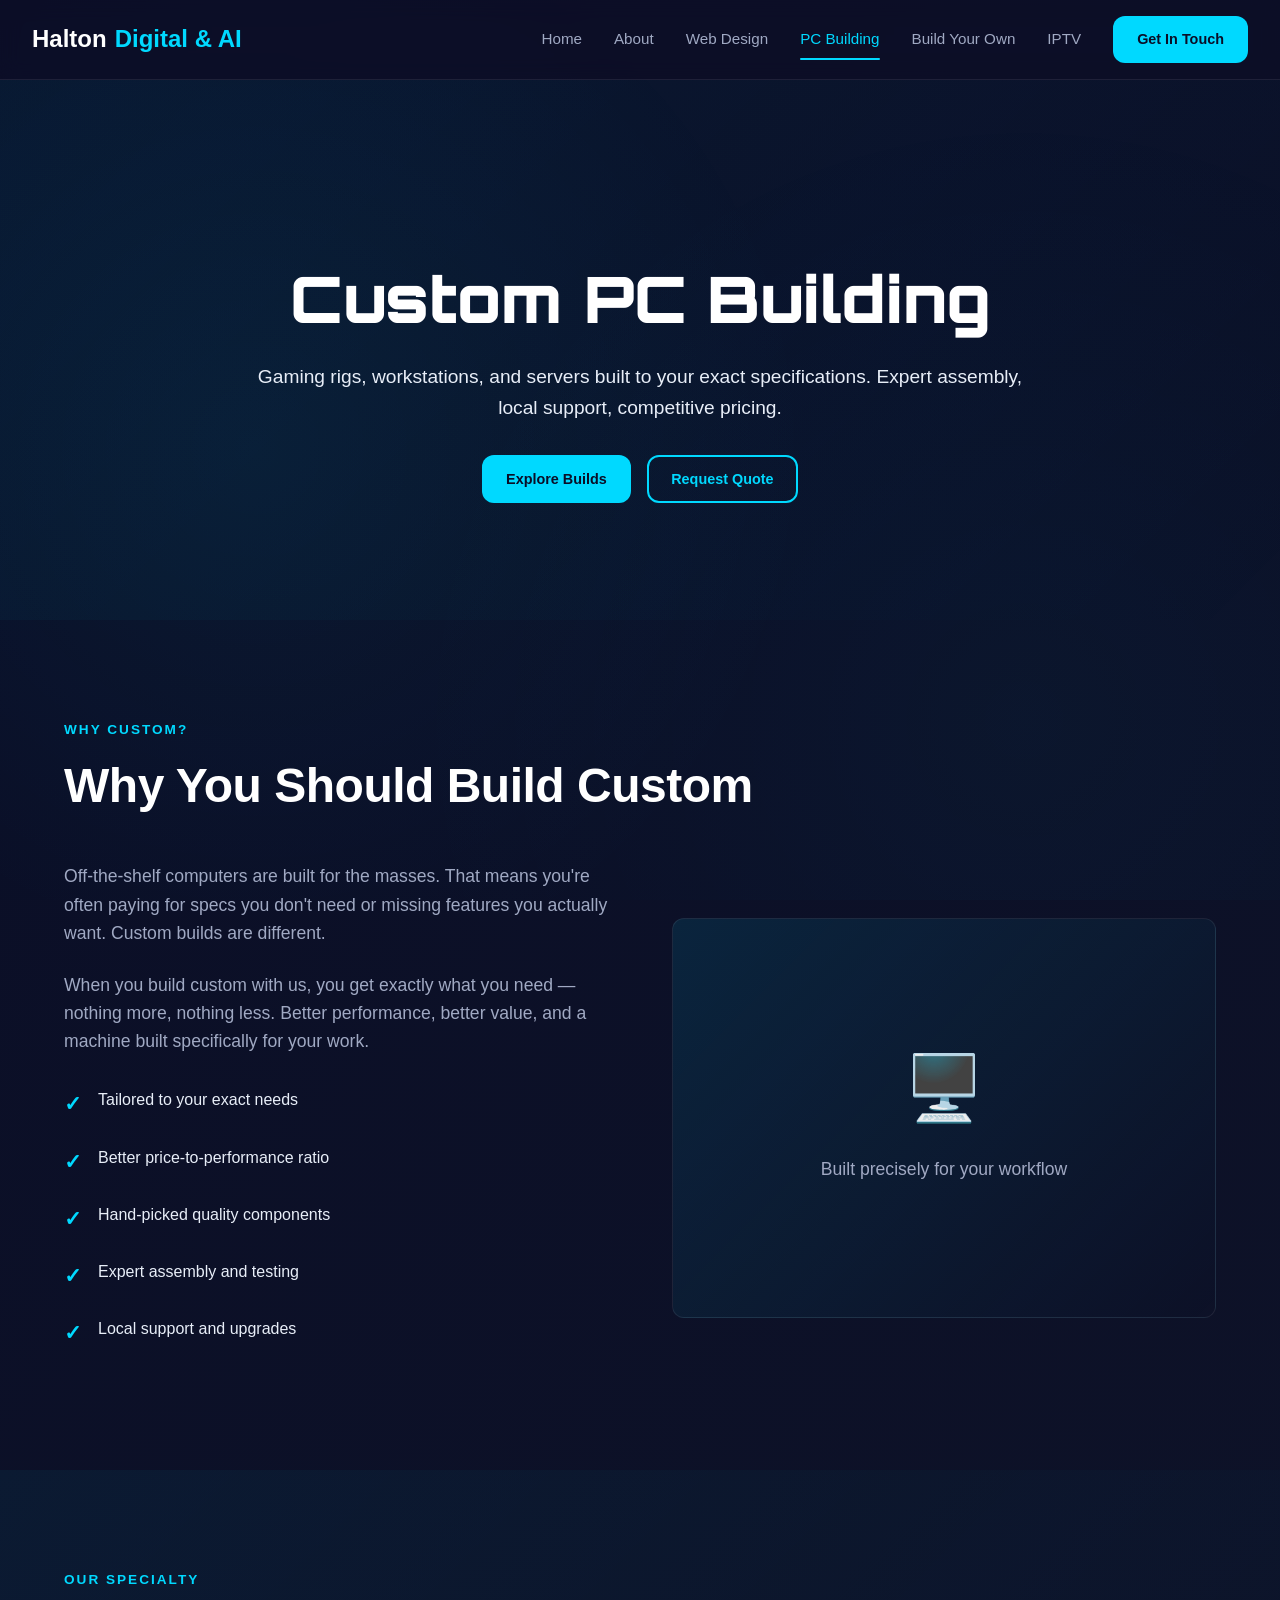
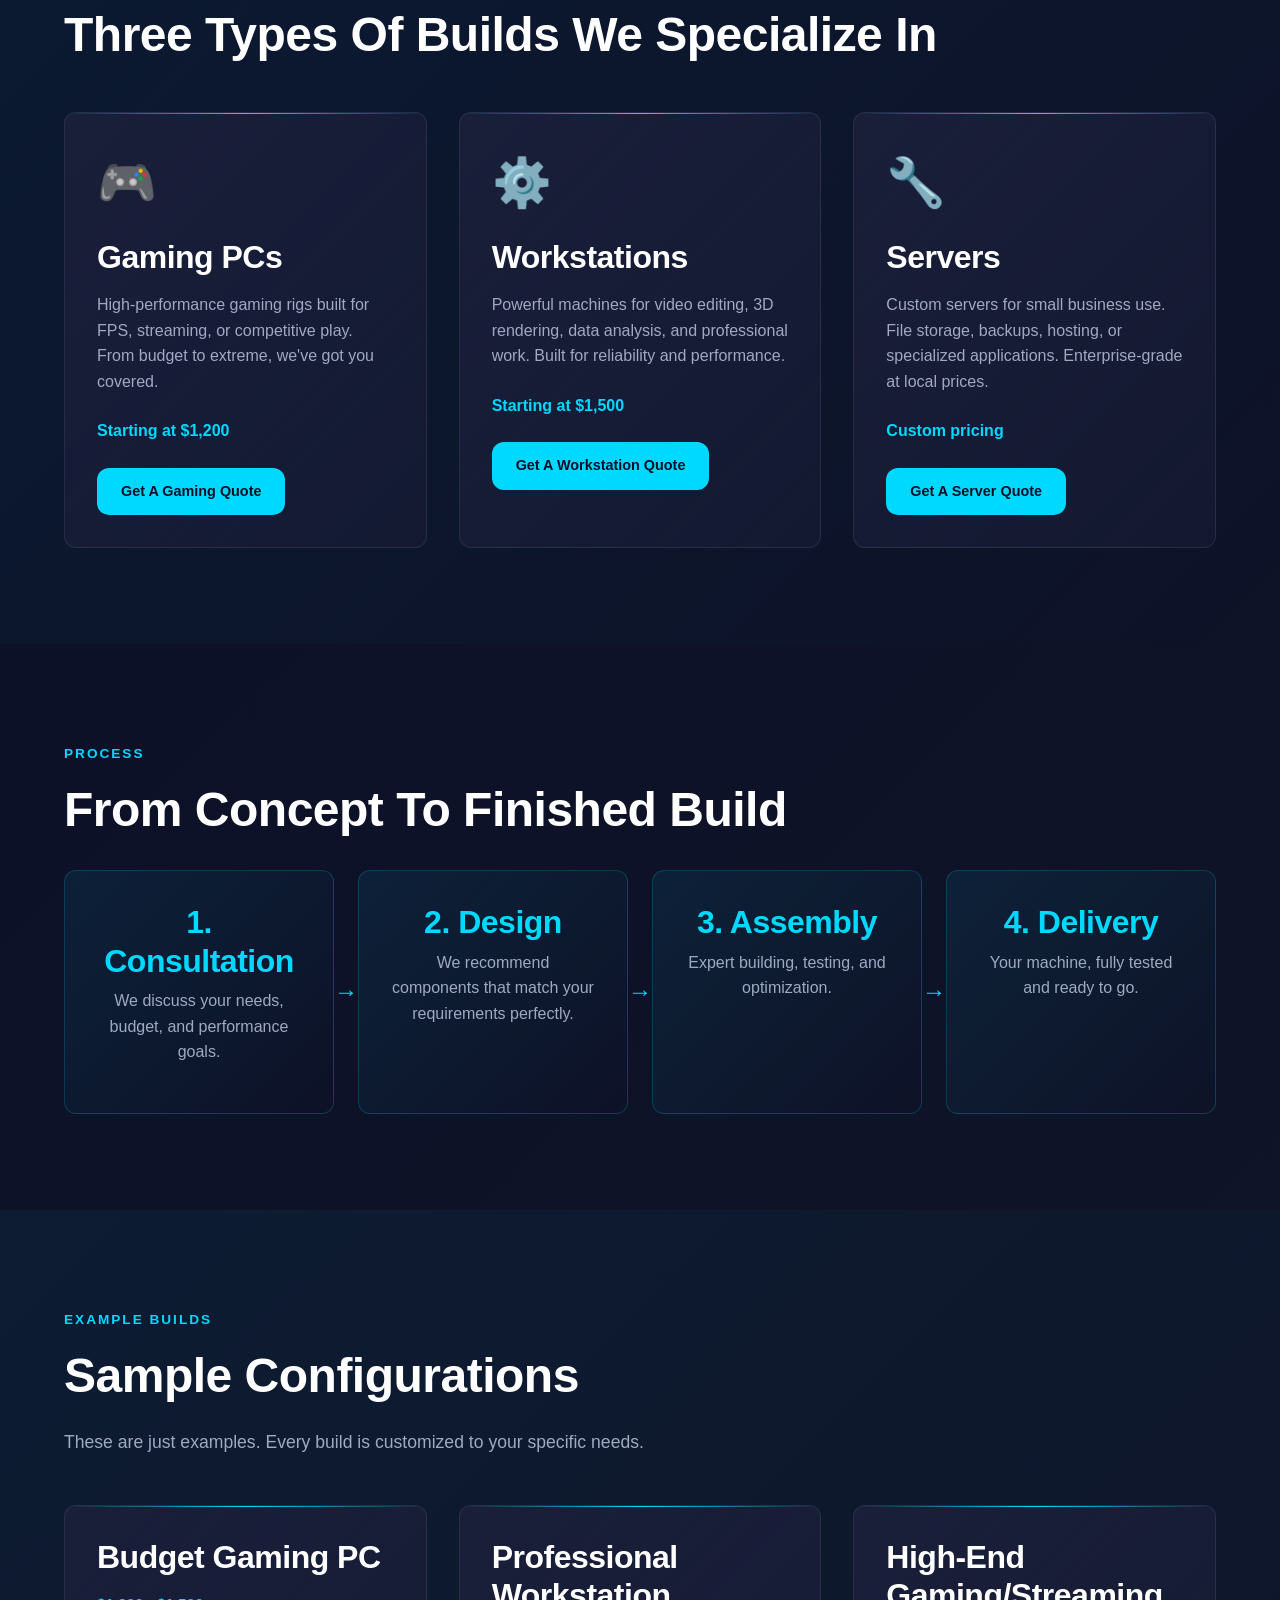
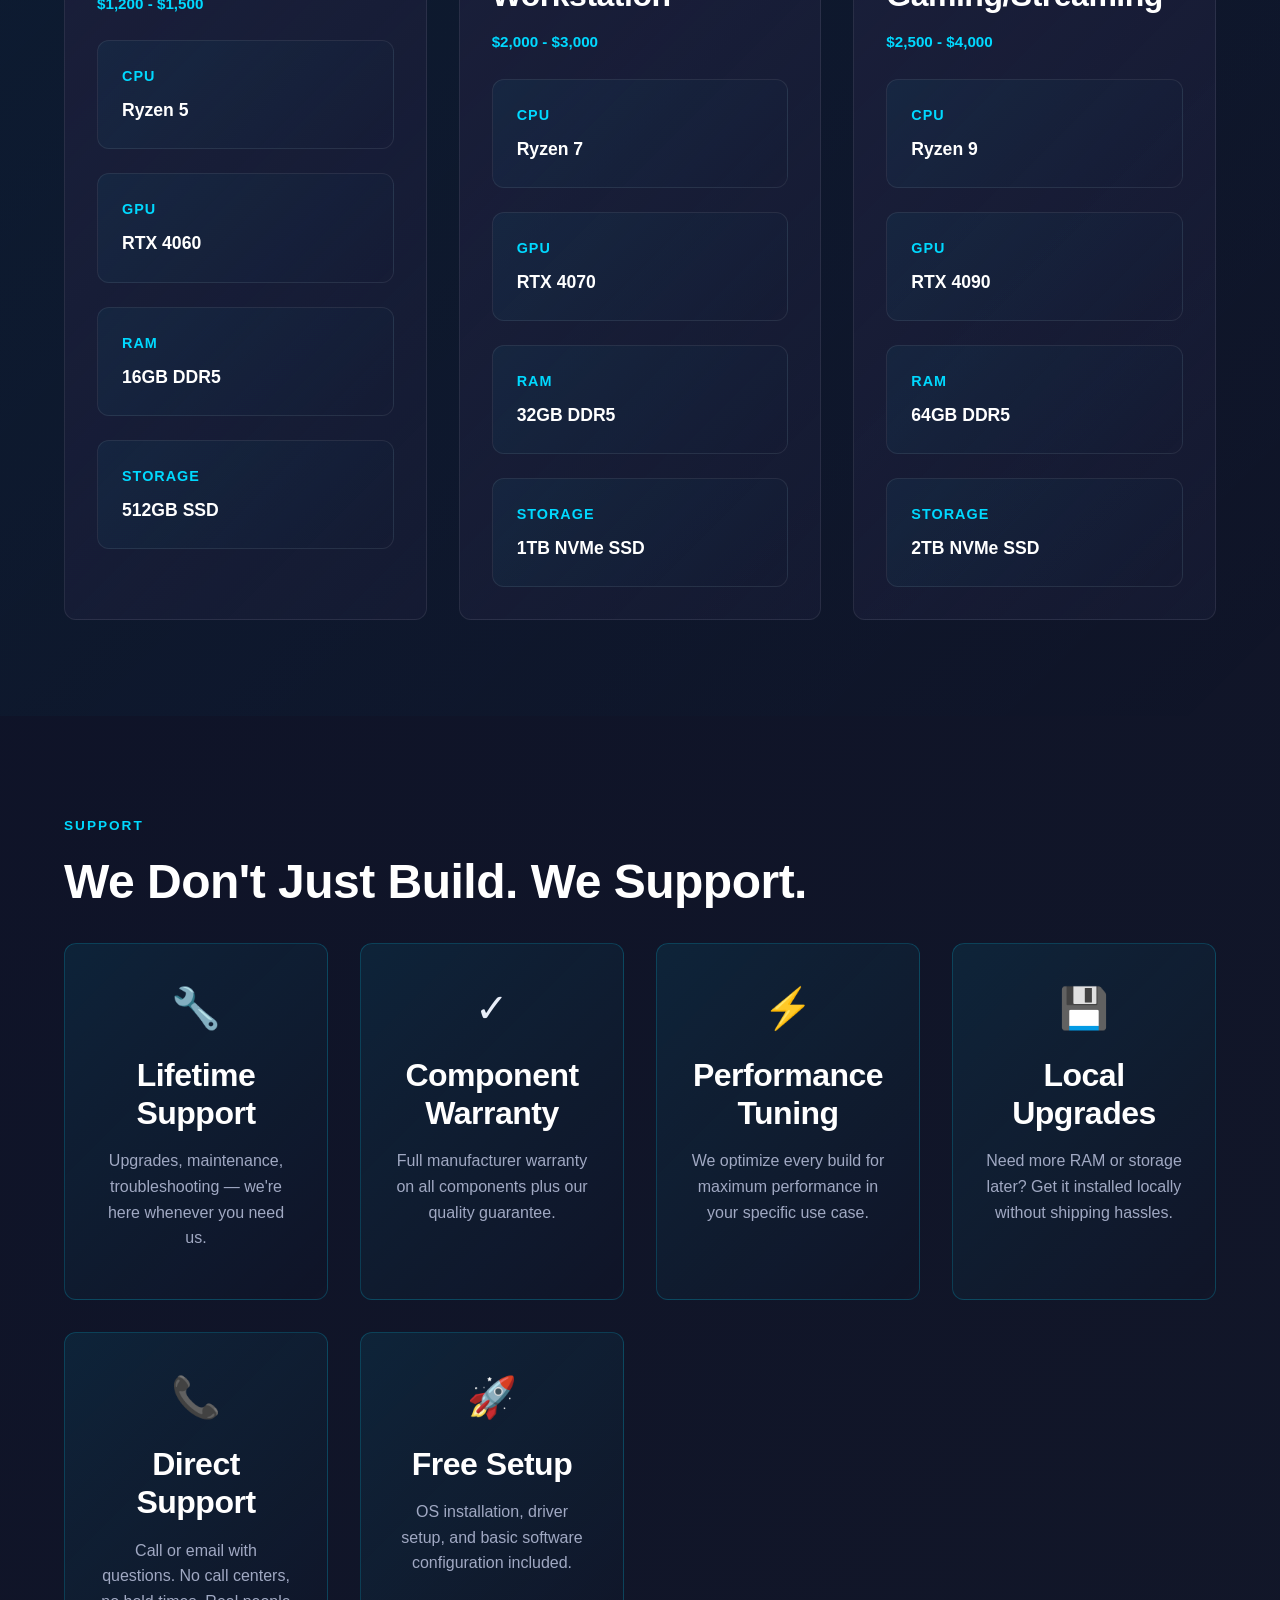
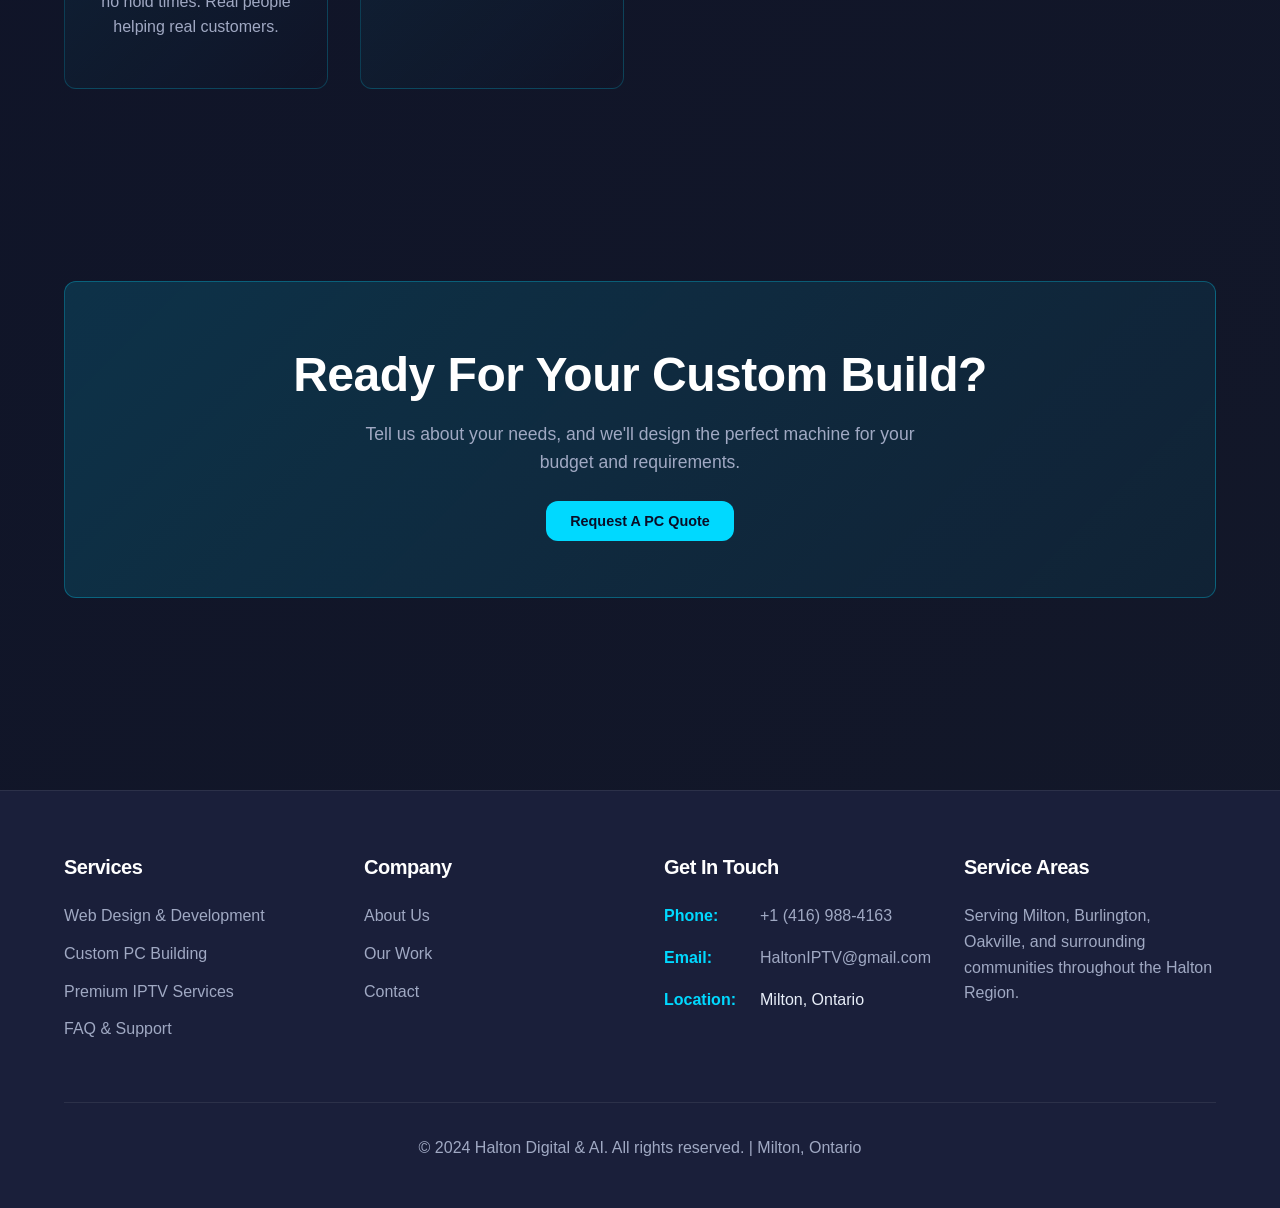
<file: pc-building.html>
<!DOCTYPE html>
<html lang="en">
<head>
    <meta charset="UTF-8">
    <meta name="viewport" content="width=device-width, initial-scale=1.0">
    <title>Custom PC Building - Gaming, Workstation & Servers | Halton Digital & AI</title>
    <meta name="description" content="Custom PC builds for gaming, workstations, and servers. Hand-picked components, expert assembly, and local support in Milton, Ontario.">
    <link href="https://fonts.googleapis.com/css2?family=Orbitron:wght@400;700;900&display=swap" rel="stylesheet">
    <link rel="stylesheet" href="styles.css">
    <style>
        .hero h1 {
            font-family: 'Orbitron', sans-serif;
            font-weight: 900;
        }

        .build-types {
            display: grid;
            grid-template-columns: repeat(auto-fit, minmax(300px, 1fr));
            gap: 2rem;
            margin-top: 3rem;
        }

        .build-card {
            background: linear-gradient(135deg, var(--ink2) 0%, rgba(26, 31, 58, 0.5) 100%);
            border: 1px solid var(--border);
            border-radius: var(--radius);
            padding: 2rem;
            transition: all 0.3s ease;
            position: relative;
            overflow: hidden;
        }

        .build-card::before {
            content: '';
            position: absolute;
            top: 0;
            left: 0;
            width: 100%;
            height: 1px;
            background: linear-gradient(90deg, transparent, var(--cyan), transparent);
        }

        .build-card:hover {
            border-color: var(--cyan);
            transform: translateY(-8px);
            box-shadow: 0 20px 40px rgba(0, 217, 255, 0.1);
        }

        .build-icon {
            font-size: 3rem;
            margin-bottom: 1rem;
        }

        .specs-grid {
            display: grid;
            grid-template-columns: repeat(auto-fit, minmax(250px, 1fr));
            gap: 1.5rem;
            margin-top: 2rem;
        }

        .spec-item {
            background: linear-gradient(135deg, rgba(0, 217, 255, 0.05) 0%, transparent 100%);
            border: 1px solid var(--border);
            border-radius: var(--radius);
            padding: 1.5rem;
        }

        .spec-label {
            color: var(--cyan);
            font-weight: 600;
            font-size: 0.9rem;
            text-transform: uppercase;
            letter-spacing: 1px;
            margin-bottom: 0.5rem;
        }

        .spec-value {
            color: #ffffff;
            font-size: 1.1rem;
            font-weight: 600;
        }

        .process-visual {
            display: grid;
            grid-template-columns: repeat(auto-fit, minmax(200px, 1fr));
            gap: 1.5rem;
            margin-top: 2rem;
        }

        .process-box {
            background: linear-gradient(135deg, rgba(0, 217, 255, 0.08) 0%, transparent 100%);
            border: 1px solid rgba(0, 217, 255, 0.2);
            border-radius: var(--radius);
            padding: 2rem;
            text-align: center;
            position: relative;
        }

        .process-box::after {
            content: '→';
            position: absolute;
            right: -25px;
            top: 50%;
            transform: translateY(-50%);
            color: var(--cyan);
            font-size: 1.5rem;
            font-weight: bold;
        }

        .process-box:last-child::after {
            display: none;
        }

        .faq-item {
            margin-bottom: 2rem;
            padding-bottom: 2rem;
            border-bottom: 1px solid var(--border);
        }

        .faq-item:last-child {
            border-bottom: none;
        }

        .faq-question {
            color: #ffffff;
            font-weight: 600;
            font-size: 1.1rem;
            margin-bottom: 1rem;
            cursor: pointer;
            display: flex;
            justify-content: space-between;
            align-items: center;
        }

        .faq-toggle {
            color: var(--cyan);
            font-size: 1.3rem;
        }

        .warranty-grid {
            display: grid;
            grid-template-columns: repeat(auto-fit, minmax(250px, 1fr));
            gap: 2rem;
            margin-top: 2rem;
        }

        .warranty-card {
            background: linear-gradient(135deg, rgba(0, 217, 255, 0.08) 0%, transparent 100%);
            border: 1px solid rgba(0, 217, 255, 0.2);
            border-radius: var(--radius);
            padding: 2rem;
            text-align: center;
        }

        .warranty-icon {
            font-size: 2.5rem;
            margin-bottom: 1rem;
        }

        @media (max-width: 768px) {
            .process-box::after {
                display: none;
            }
        }
    </style>
</head>
<body>
    <!-- Header -->
    <header>
        <div class="header-container">
            <div class="logo">Halton <span>Digital & AI</span></div>
            <nav>
                <a href="index.html">Home</a>
                <a href="about.html">About</a>
                <a href="web-design.html">Web Design</a>
                <a href="pc-building.html" class="active">PC Building</a>
                <a href="custom-builder.html">Build Your Own</a>
                <a href="iptv.html">IPTV</a>
                <a href="contact.html" class="cta-btn">Get In Touch</a>
            </nav>
        </div>
    </header>

    <main>
        <!-- Hero -->
        <section class="hero" style="min-height: 60vh;">
            <div class="hero-content">
                <h1>Custom PC Building</h1>
                <p style="font-size: 1.2rem;">Gaming rigs, workstations, and servers built to your exact specifications. Expert assembly, local support, competitive pricing.</p>
                <div class="hero-ctas">
                    <button class="cta-btn" onclick="document.getElementById('builds').scrollIntoView()">Explore Builds</button>
                    <a href="contact.html" class="cta-btn cta-btn-outline">Request Quote</a>
                </div>
            </div>
        </section>

        <!-- Why Custom PCs -->
        <section class="section">
            <div class="container">
                <span class="section-label">Why Custom?</span>
                <h2>Why You Should Build Custom</h2>

                <div style="display: grid; grid-template-columns: 1fr 1fr; gap: 4rem; align-items: center; margin-top: 3rem;">
                    <div>
                        <p style="font-size: 1.1rem; margin-bottom: 1.5rem;">
                            Off-the-shelf computers are built for the masses. That means you're often paying for specs you don't need or missing features you actually want. Custom builds are different.
                        </p>

                        <p style="font-size: 1.1rem; margin-bottom: 2rem;">
                            When you build custom with us, you get exactly what you need — nothing more, nothing less. Better performance, better value, and a machine built specifically for your work.
                        </p>

                        <ul class="feature-list">
                            <li>Tailored to your exact needs</li>
                            <li>Better price-to-performance ratio</li>
                            <li>Hand-picked quality components</li>
                            <li>Expert assembly and testing</li>
                            <li>Local support and upgrades</li>
                        </ul>
                    </div>

                    <div style="background: linear-gradient(135deg, rgba(0, 217, 255, 0.1) 0%, transparent 100%); border-radius: 12px; padding: 3rem; border: 1px solid var(--border); min-height: 400px; display: flex; align-items: center; justify-content: center;">
                        <div style="text-align: center;">
                            <div style="font-size: 4rem; margin-bottom: 1rem;">🖥️</div>
                            <p style="font-size: 1.1rem;">Built precisely for your workflow</p>
                        </div>
                    </div>
                </div>
            </div>
        </section>

        <!-- Build Types -->
        <section class="section" id="builds" style="background: linear-gradient(135deg, rgba(0, 217, 255, 0.05) 0%, transparent 100%);">
            <div class="container">
                <span class="section-label">Our Specialty</span>
                <h2>Three Types Of Builds We Specialize In</h2>

                <div class="build-types">
                    <div class="build-card">
                        <div class="build-icon">🎮</div>
                        <h3>Gaming PCs</h3>
                        <p>High-performance gaming rigs built for FPS, streaming, or competitive play. From budget to extreme, we've got you covered.</p>
                        <div class="feature-list" style="margin-top: 1.5rem;">
                            <strong style="color: var(--cyan);">Starting at $1,200</strong>
                        </div>
                        <a href="contact.html" class="cta-btn" style="display: inline-block; margin-top: 1.5rem;">Get A Gaming Quote</a>
                    </div>

                    <div class="build-card">
                        <div class="build-icon">⚙️</div>
                        <h3>Workstations</h3>
                        <p>Powerful machines for video editing, 3D rendering, data analysis, and professional work. Built for reliability and performance.</p>
                        <div class="feature-list" style="margin-top: 1.5rem;">
                            <strong style="color: var(--cyan);">Starting at $1,500</strong>
                        </div>
                        <a href="contact.html" class="cta-btn" style="display: inline-block; margin-top: 1.5rem;">Get A Workstation Quote</a>
                    </div>

                    <div class="build-card">
                        <div class="build-icon">🔧</div>
                        <h3>Servers</h3>
                        <p>Custom servers for small business use. File storage, backups, hosting, or specialized applications. Enterprise-grade at local prices.</p>
                        <div class="feature-list" style="margin-top: 1.5rem;">
                            <strong style="color: var(--cyan);">Custom pricing</strong>
                        </div>
                        <a href="contact.html" class="cta-btn" style="display: inline-block; margin-top: 1.5rem;">Get A Server Quote</a>
                    </div>
                </div>
            </div>
        </section>

        <!-- Our Process -->
        <section class="section">
            <div class="container">
                <span class="section-label">Process</span>
                <h2>From Concept To Finished Build</h2>

                <div class="process-visual">
                    <div class="process-box">
                        <h3 style="color: var(--cyan); margin-bottom: 0.5rem;">1. Consultation</h3>
                        <p>We discuss your needs, budget, and performance goals.</p>
                    </div>

                    <div class="process-box">
                        <h3 style="color: var(--cyan); margin-bottom: 0.5rem;">2. Design</h3>
                        <p>We recommend components that match your requirements perfectly.</p>
                    </div>

                    <div class="process-box">
                        <h3 style="color: var(--cyan); margin-bottom: 0.5rem;">3. Assembly</h3>
                        <p>Expert building, testing, and optimization.</p>
                    </div>

                    <div class="process-box">
                        <h3 style="color: var(--cyan); margin-bottom: 0.5rem;">4. Delivery</h3>
                        <p>Your machine, fully tested and ready to go.</p>
                    </div>
                </div>
            </div>
        </section>

        <!-- Example Builds -->
        <section class="section" style="background: linear-gradient(135deg, rgba(0, 217, 255, 0.05) 0%, transparent 100%);">
            <div class="container">
                <span class="section-label">Example Builds</span>
                <h2>Sample Configurations</h2>
                <p style="font-size: 1.1rem; margin-bottom: 3rem;">These are just examples. Every build is customized to your specific needs.</p>

                <div class="grid">
                    <div class="card">
                        <h3>Budget Gaming PC</h3>
                        <p style="color: var(--cyan); font-weight: 600; margin-bottom: 1.5rem;">$1,200 - $1,500</p>
                        <div class="specs-grid" style="margin-top: 1rem;">
                            <div class="spec-item">
                                <div class="spec-label">CPU</div>
                                <div class="spec-value">Ryzen 5</div>
                            </div>
                            <div class="spec-item">
                                <div class="spec-label">GPU</div>
                                <div class="spec-value">RTX 4060</div>
                            </div>
                            <div class="spec-item">
                                <div class="spec-label">RAM</div>
                                <div class="spec-value">16GB DDR5</div>
                            </div>
                            <div class="spec-item">
                                <div class="spec-label">Storage</div>
                                <div class="spec-value">512GB SSD</div>
                            </div>
                        </div>
                    </div>

                    <div class="card">
                        <h3>Professional Workstation</h3>
                        <p style="color: var(--cyan); font-weight: 600; margin-bottom: 1.5rem;">$2,000 - $3,000</p>
                        <div class="specs-grid" style="margin-top: 1rem;">
                            <div class="spec-item">
                                <div class="spec-label">CPU</div>
                                <div class="spec-value">Ryzen 7</div>
                            </div>
                            <div class="spec-item">
                                <div class="spec-label">GPU</div>
                                <div class="spec-value">RTX 4070</div>
                            </div>
                            <div class="spec-item">
                                <div class="spec-label">RAM</div>
                                <div class="spec-value">32GB DDR5</div>
                            </div>
                            <div class="spec-item">
                                <div class="spec-label">Storage</div>
                                <div class="spec-value">1TB NVMe SSD</div>
                            </div>
                        </div>
                    </div>

                    <div class="card">
                        <h3>High-End Gaming/Streaming</h3>
                        <p style="color: var(--cyan); font-weight: 600; margin-bottom: 1.5rem;">$2,500 - $4,000</p>
                        <div class="specs-grid" style="margin-top: 1rem;">
                            <div class="spec-item">
                                <div class="spec-label">CPU</div>
                                <div class="spec-value">Ryzen 9</div>
                            </div>
                            <div class="spec-item">
                                <div class="spec-label">GPU</div>
                                <div class="spec-value">RTX 4090</div>
                            </div>
                            <div class="spec-item">
                                <div class="spec-label">RAM</div>
                                <div class="spec-value">64GB DDR5</div>
                            </div>
                            <div class="spec-item">
                                <div class="spec-label">Storage</div>
                                <div class="spec-value">2TB NVMe SSD</div>
                            </div>
                        </div>
                    </div>
                </div>
            </div>
        </section>

        <!-- Support & Warranty -->
        <section class="section">
            <div class="container">
                <span class="section-label">Support</span>
                <h2>We Don't Just Build. We Support.</h2>

                <div class="warranty-grid">
                    <div class="warranty-card">
                        <div class="warranty-icon">🔧</div>
                        <h3>Lifetime Support</h3>
                        <p>Upgrades, maintenance, troubleshooting — we're here whenever you need us.</p>
                    </div>

                    <div class="warranty-card">
                        <div class="warranty-icon">✓</div>
                        <h3>Component Warranty</h3>
                        <p>Full manufacturer warranty on all components plus our quality guarantee.</p>
                    </div>

                    <div class="warranty-card">
                        <div class="warranty-icon">⚡</div>
                        <h3>Performance Tuning</h3>
                        <p>We optimize every build for maximum performance in your specific use case.</p>
                    </div>

                    <div class="warranty-card">
                        <div class="warranty-icon">💾</div>
                        <h3>Local Upgrades</h3>
                        <p>Need more RAM or storage later? Get it installed locally without shipping hassles.</p>
                    </div>

                    <div class="warranty-card">
                        <div class="warranty-icon">📞</div>
                        <h3>Direct Support</h3>
                        <p>Call or email with questions. No call centers, no hold times. Real people helping real customers.</p>
                    </div>

                    <div class="warranty-card">
                        <div class="warranty-icon">🚀</div>
                        <h3>Free Setup</h3>
                        <p>OS installation, driver setup, and basic software configuration included.</p>
                    </div>
                </div>
            </div>
        </section>

        <!-- CTA -->
        <section class="section">
            <div class="container">
                <div style="background: linear-gradient(135deg, rgba(0, 217, 255, 0.15) 0%, rgba(0, 168, 204, 0.08) 100%); border: 1px solid rgba(0, 217, 255, 0.3); border-radius: 12px; padding: 4rem 2rem; text-align: center;">
                    <h2 style="margin-bottom: 1rem;">Ready For Your Custom Build?</h2>
                    <p style="font-size: 1.1rem; margin-bottom: 2rem; max-width: 600px; margin-left: auto; margin-right: auto;">
                        Tell us about your needs, and we'll design the perfect machine for your budget and requirements.
                    </p>
                    <a href="contact.html" class="cta-btn">Request A PC Quote</a>
                </div>
            </div>
        </section>
    </main>

    <!-- Footer -->
    <footer>
        <div class="container">
            <div class="footer-content">
                <div class="footer-section">
                    <h4>Services</h4>
                    <ul>
                        <li><a href="web-design.html">Web Design & Development</a></li>
                        <li><a href="pc-building.html">Custom PC Building</a></li>
                        <li><a href="iptv.html">Premium IPTV Services</a></li>
                        <li><a href="faq.html">FAQ & Support</a></li>
                    </ul>
                </div>

                <div class="footer-section">
                    <h4>Company</h4>
                    <ul>
                        <li><a href="about.html">About Us</a></li>
                        <li><a href="portfolio.html">Our Work</a></li>
                        <li><a href="contact.html">Contact</a></li>
                    </ul>
                </div>

                <div class="footer-section">
                    <h4>Get In Touch</h4>
                    <div class="contact-info">
                        <div class="contact-item">
                            <strong>Phone:</strong>
                            <a href="tel:+14169884163">+1 (416) 988-4163</a>
                        </div>
                        <div class="contact-item">
                            <strong>Email:</strong>
                            <a href="mailto:HaltonIPTV@gmail.com">HaltonIPTV@gmail.com</a>
                        </div>
                        <div class="contact-item">
                            <strong>Location:</strong>
                            <span>Milton, Ontario</span>
                        </div>
                    </div>
                </div>

                <div class="footer-section">
                    <h4>Service Areas</h4>
                    <p>Serving Milton, Burlington, Oakville, and surrounding communities throughout the Halton Region.</p>
                </div>
            </div>

            <div class="footer-bottom">
                <p>&copy; 2024 Halton Digital & AI. All rights reserved. | Milton, Ontario</p>
            </div>
        </div>
    </footer>
</body>
</html>
</file>
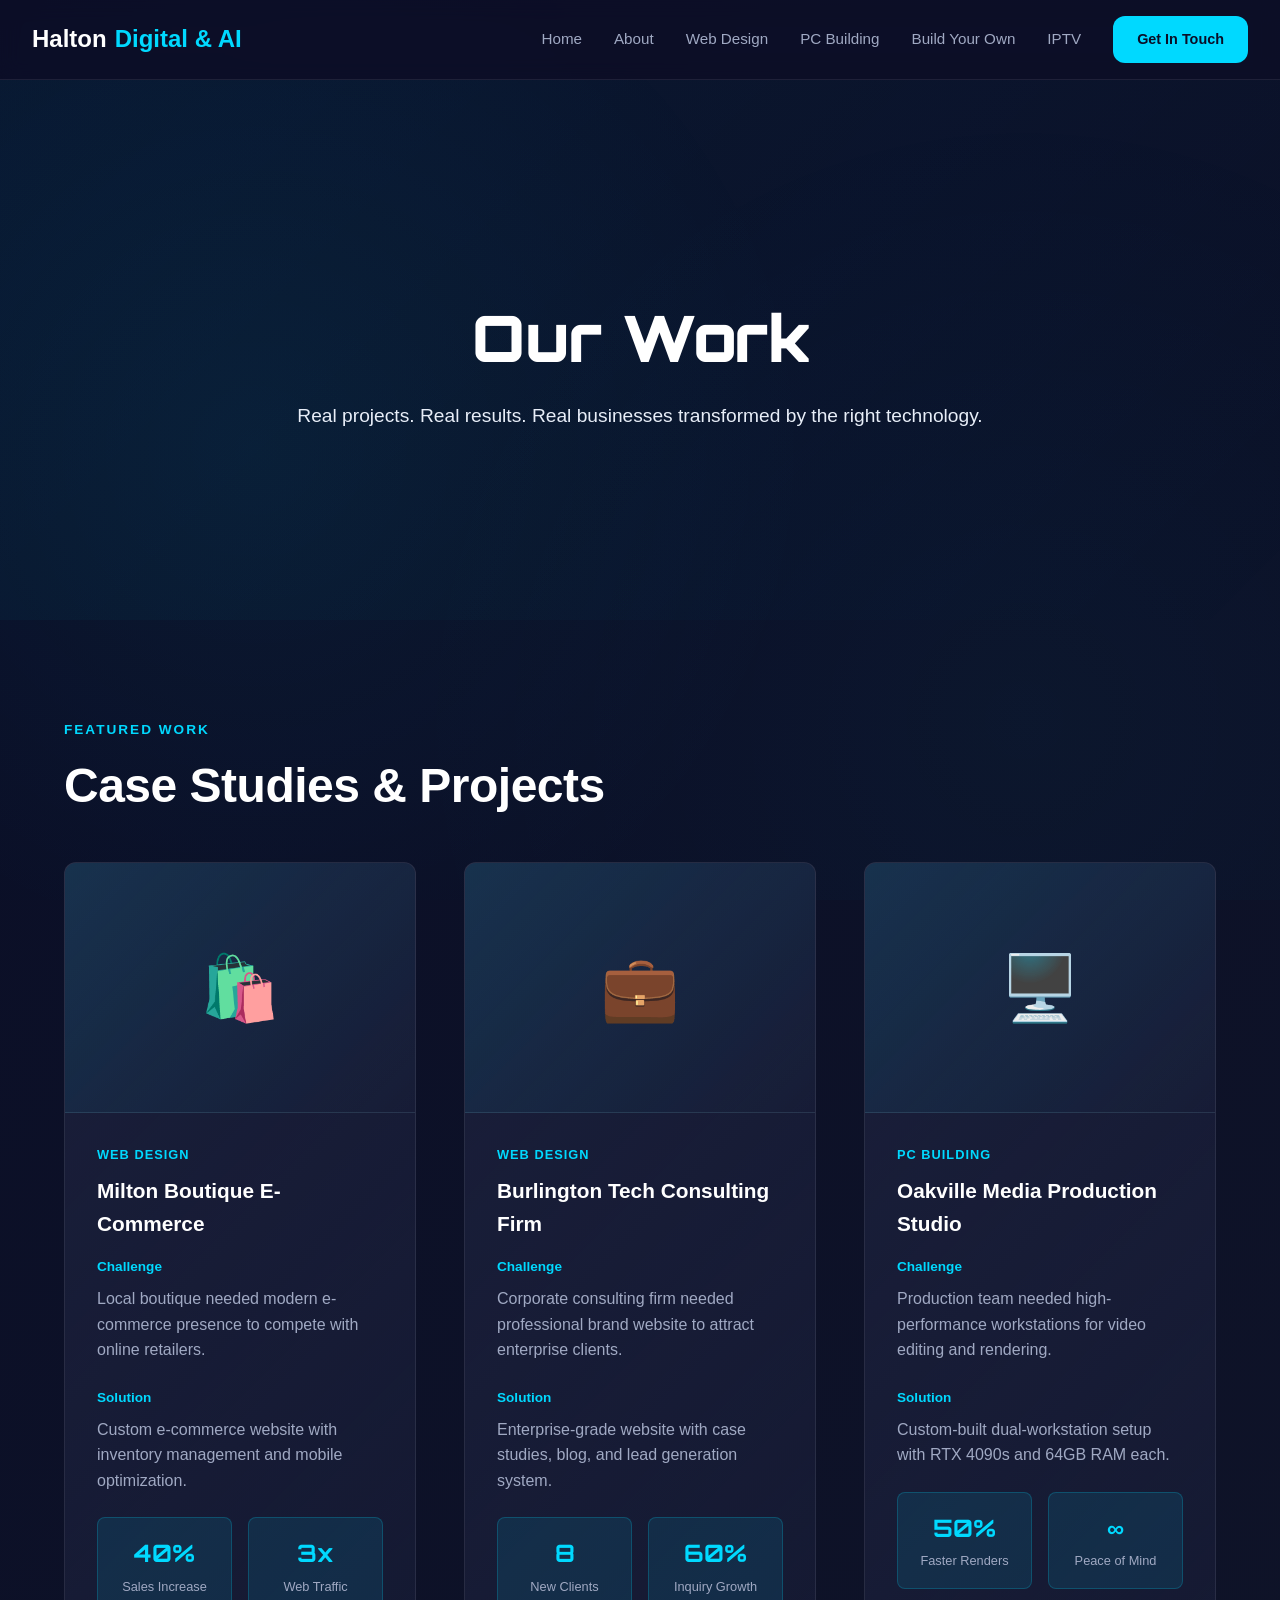
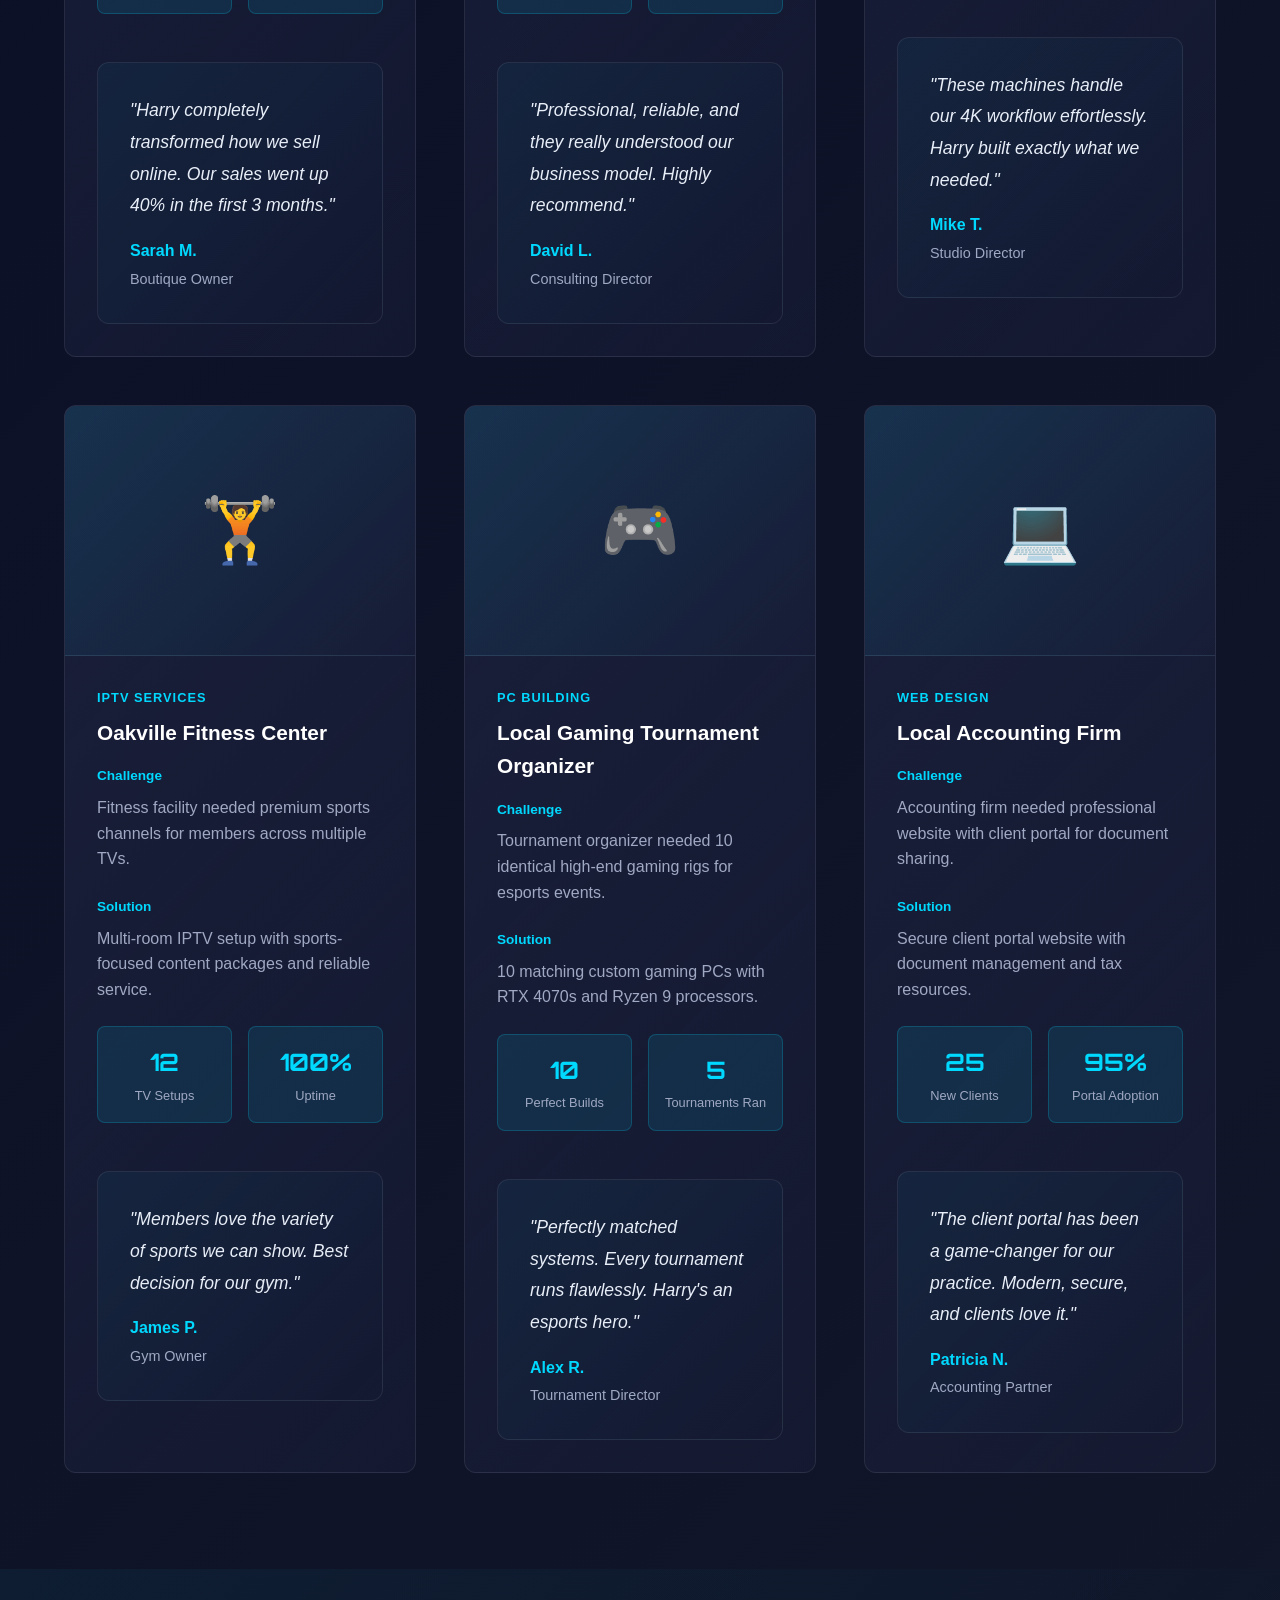
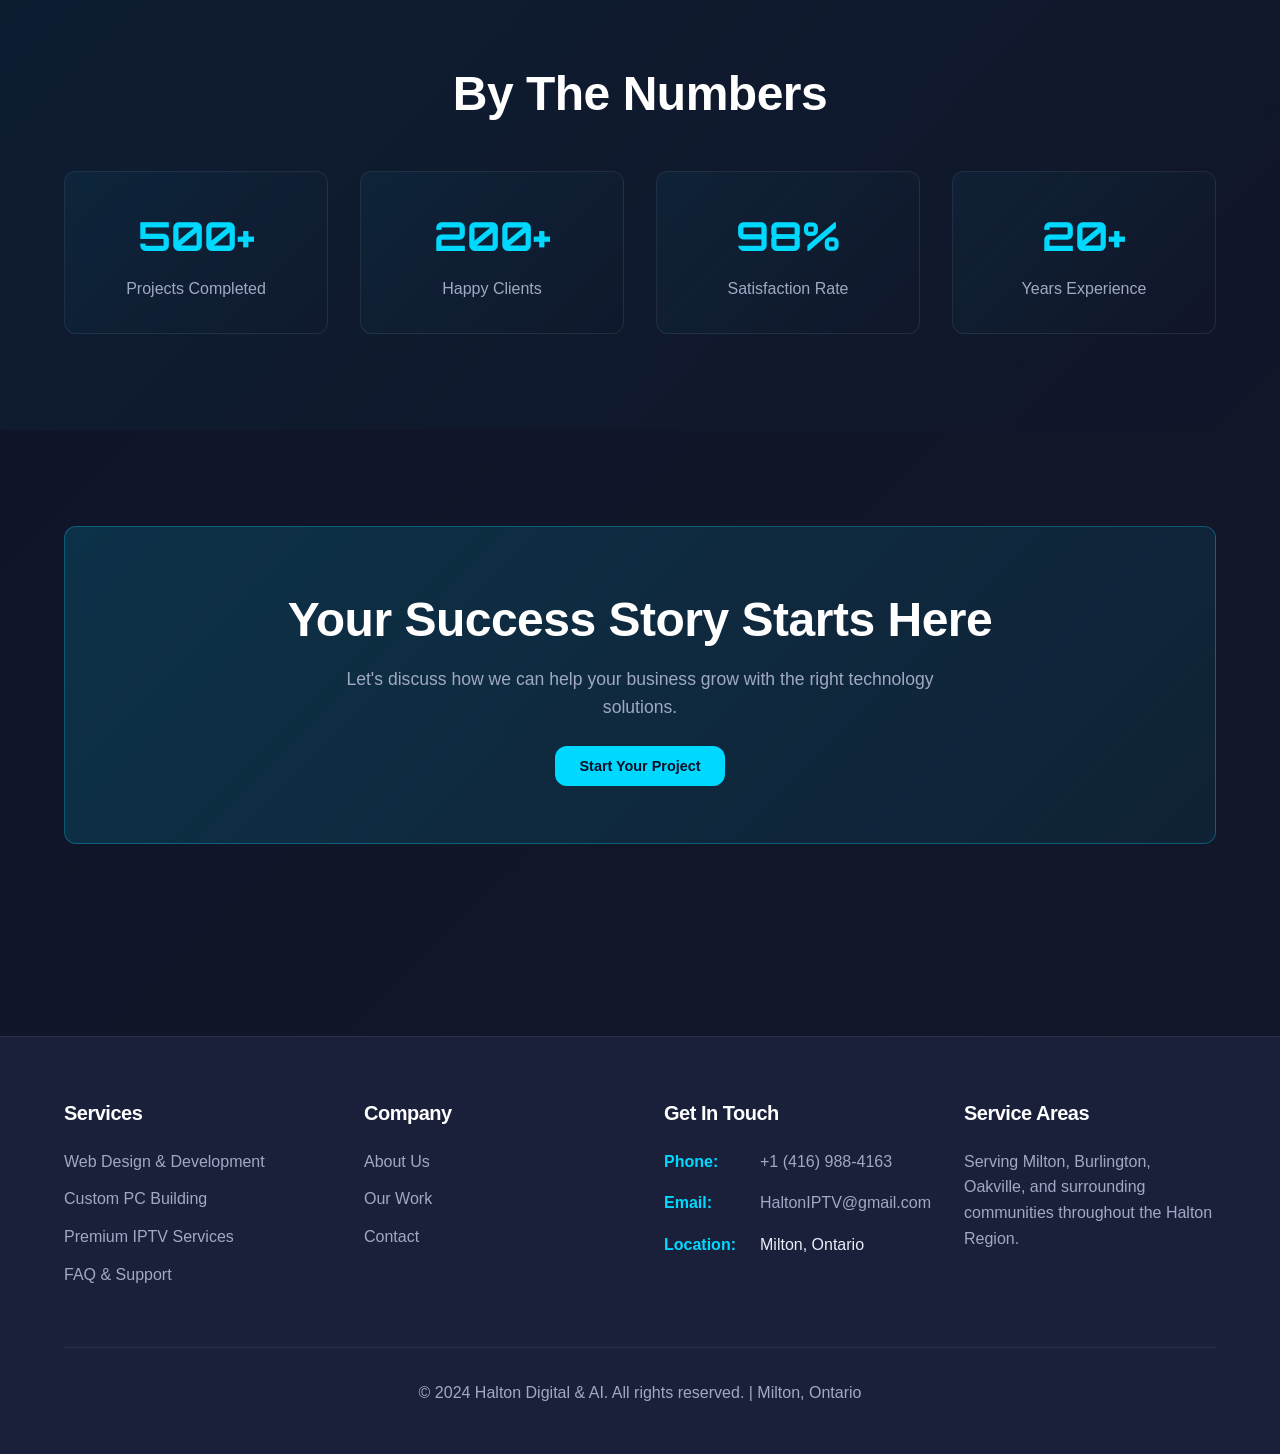
<file: portfolio.html>
<!DOCTYPE html>
<html lang="en">
<head>
    <meta charset="UTF-8">
    <meta name="viewport" content="width=device-width, initial-scale=1.0">
    <title>Portfolio & Case Studies - Halton Digital & AI</title>
    <meta name="description" content="See how Halton Digital & AI helped businesses grow. Real projects, real results, real testimonials from Milton, Burlington, Oakville.">
    <link href="https://fonts.googleapis.com/css2?family=Orbitron:wght@400;700;900&display=swap" rel="stylesheet">
    <link rel="stylesheet" href="styles.css">
    <style>
        .hero h1 {
            font-family: 'Orbitron', sans-serif;
            font-weight: 900;
        }

        .portfolio-grid {
            display: grid;
            grid-template-columns: repeat(auto-fit, minmax(350px, 1fr));
            gap: 3rem;
            margin-top: 3rem;
        }

        .case-study {
            background: linear-gradient(135deg, var(--ink2) 0%, rgba(26, 31, 58, 0.5) 100%);
            border: 1px solid var(--border);
            border-radius: var(--radius);
            overflow: hidden;
            transition: all 0.3s ease;
        }

        .case-study:hover {
            border-color: var(--cyan);
            transform: translateY(-8px);
            box-shadow: 0 20px 40px rgba(0, 217, 255, 0.1);
        }

        .case-image {
            width: 100%;
            height: 250px;
            background: linear-gradient(135deg, rgba(0, 217, 255, 0.1) 0%, transparent 100%);
            display: flex;
            align-items: center;
            justify-content: center;
            font-size: 4rem;
            border-bottom: 1px solid var(--border);
        }

        .case-content {
            padding: 2rem;
        }

        .case-category {
            color: var(--cyan);
            font-weight: 600;
            font-size: 0.8rem;
            text-transform: uppercase;
            letter-spacing: 1px;
            margin-bottom: 0.5rem;
        }

        .case-title {
            color: #ffffff;
            font-size: 1.3rem;
            font-weight: 700;
            margin-bottom: 1rem;
        }

        .case-challenge {
            margin-bottom: 1.5rem;
        }

        .case-label {
            color: var(--cyan);
            font-weight: 600;
            font-size: 0.85rem;
            margin-bottom: 0.5rem;
        }

        .results-grid {
            display: grid;
            grid-template-columns: repeat(2, 1fr);
            gap: 1rem;
            margin-top: 1.5rem;
        }

        .result-box {
            background: rgba(0, 217, 255, 0.1);
            border: 1px solid rgba(0, 217, 255, 0.2);
            border-radius: 8px;
            padding: 1rem;
            text-align: center;
        }

        .result-number {
            color: var(--cyan);
            font-size: 1.5rem;
            font-weight: 700;
            font-family: 'Orbitron', sans-serif;
        }

        .result-label {
            color: var(--muted);
            font-size: 0.8rem;
            margin-top: 0.25rem;
        }

        .testimonial-section {
            background: linear-gradient(135deg, rgba(0, 217, 255, 0.05) 0%, transparent 100%);
            border: 1px solid var(--border);
            border-radius: var(--radius);
            padding: 2rem;
            margin-top: 3rem;
        }

        .testimonial-quote {
            font-size: 1.1rem;
            color: var(--text);
            font-style: italic;
            margin-bottom: 1rem;
            line-height: 1.8;
        }

        .testimonial-author {
            font-weight: 600;
            color: var(--cyan);
        }

        .testimonial-role {
            font-size: 0.9rem;
            color: var(--muted);
        }

        .filter-buttons {
            display: flex;
            gap: 1rem;
            flex-wrap: wrap;
            margin-bottom: 3rem;
            justify-content: center;
        }

        .filter-btn {
            padding: 0.75rem 1.5rem;
            border: 1px solid var(--border);
            background: transparent;
            color: var(--muted);
            border-radius: 20px;
            cursor: pointer;
            font-weight: 500;
            transition: all 0.3s ease;
        }

        .filter-btn:hover,
        .filter-btn.active {
            border-color: var(--cyan);
            color: var(--cyan);
            background: rgba(0, 217, 255, 0.1);
        }

        @media (max-width: 768px) {
            .portfolio-grid {
                grid-template-columns: 1fr;
            }

            .results-grid {
                grid-template-columns: 1fr;
            }

            .filter-buttons {
                flex-direction: column;
            }

            .filter-btn {
                width: 100%;
            }
        }
    </style>
</head>
<body>
    <!-- Header -->
    <header>
        <div class="header-container">
            <div class="logo">Halton <span>Digital & AI</span></div>
            <nav>
                <a href="index.html">Home</a>
                <a href="about.html">About</a>
                <a href="web-design.html">Web Design</a>
                <a href="pc-building.html">PC Building</a>
                <a href="custom-builder.html">Build Your Own</a>
                <a href="iptv.html">IPTV</a>
                <a href="contact.html" class="cta-btn">Get In Touch</a>
            </nav>
        </div>
    </header>

    <main>
        <!-- Hero -->
        <section class="hero" style="min-height: 60vh;">
            <div class="hero-content">
                <h1>Our Work</h1>
                <p style="font-size: 1.2rem;">Real projects. Real results. Real businesses transformed by the right technology.</p>
            </div>
        </section>

        <!-- Portfolio -->
        <section class="section">
            <div class="container">
                <span class="section-label">Featured Work</span>
                <h2>Case Studies & Projects</h2>

                <div class="portfolio-grid">
                    <!-- Case Study 1 -->
                    <div class="case-study">
                        <div class="case-image">🛍️</div>
                        <div class="case-content">
                            <div class="case-category">Web Design</div>
                            <div class="case-title">Milton Boutique E-Commerce</div>
                            <div class="case-challenge">
                                <div class="case-label">Challenge</div>
                                <p>Local boutique needed modern e-commerce presence to compete with online retailers.</p>
                            </div>
                            <div>
                                <div class="case-label">Solution</div>
                                <p>Custom e-commerce website with inventory management and mobile optimization.</p>
                            </div>
                            <div class="results-grid">
                                <div class="result-box">
                                    <div class="result-number">40%</div>
                                    <div class="result-label">Sales Increase</div>
                                </div>
                                <div class="result-box">
                                    <div class="result-number">3x</div>
                                    <div class="result-label">Web Traffic</div>
                                </div>
                            </div>
                            <div class="testimonial-section">
                                <div class="testimonial-quote">"Harry completely transformed how we sell online. Our sales went up 40% in the first 3 months."</div>
                                <div class="testimonial-author">Sarah M.</div>
                                <div class="testimonial-role">Boutique Owner</div>
                            </div>
                        </div>
                    </div>

                    <!-- Case Study 2 -->
                    <div class="case-study">
                        <div class="case-image">💼</div>
                        <div class="case-content">
                            <div class="case-category">Web Design</div>
                            <div class="case-title">Burlington Tech Consulting Firm</div>
                            <div class="case-challenge">
                                <div class="case-label">Challenge</div>
                                <p>Corporate consulting firm needed professional brand website to attract enterprise clients.</p>
                            </div>
                            <div>
                                <div class="case-label">Solution</div>
                                <p>Enterprise-grade website with case studies, blog, and lead generation system.</p>
                            </div>
                            <div class="results-grid">
                                <div class="result-box">
                                    <div class="result-number">8</div>
                                    <div class="result-label">New Clients</div>
                                </div>
                                <div class="result-box">
                                    <div class="result-number">60%</div>
                                    <div class="result-label">Inquiry Growth</div>
                                </div>
                            </div>
                            <div class="testimonial-section">
                                <div class="testimonial-quote">"Professional, reliable, and they really understood our business model. Highly recommend."</div>
                                <div class="testimonial-author">David L.</div>
                                <div class="testimonial-role">Consulting Director</div>
                            </div>
                        </div>
                    </div>

                    <!-- Case Study 3 -->
                    <div class="case-study">
                        <div class="case-image">🖥️</div>
                        <div class="case-content">
                            <div class="case-category">PC Building</div>
                            <div class="case-title">Oakville Media Production Studio</div>
                            <div class="case-challenge">
                                <div class="case-label">Challenge</div>
                                <p>Production team needed high-performance workstations for video editing and rendering.</p>
                            </div>
                            <div>
                                <div class="case-label">Solution</div>
                                <p>Custom-built dual-workstation setup with RTX 4090s and 64GB RAM each.</p>
                            </div>
                            <div class="results-grid">
                                <div class="result-box">
                                    <div class="result-number">50%</div>
                                    <div class="result-label">Faster Renders</div>
                                </div>
                                <div class="result-box">
                                    <div class="result-number">∞</div>
                                    <div class="result-label">Peace of Mind</div>
                                </div>
                            </div>
                            <div class="testimonial-section">
                                <div class="testimonial-quote">"These machines handle our 4K workflow effortlessly. Harry built exactly what we needed."</div>
                                <div class="testimonial-author">Mike T.</div>
                                <div class="testimonial-role">Studio Director</div>
                            </div>
                        </div>
                    </div>

                    <!-- Case Study 4 -->
                    <div class="case-study">
                        <div class="case-image">🏋️</div>
                        <div class="case-content">
                            <div class="case-category">IPTV Services</div>
                            <div class="case-title">Oakville Fitness Center</div>
                            <div class="case-challenge">
                                <div class="case-label">Challenge</div>
                                <p>Fitness facility needed premium sports channels for members across multiple TVs.</p>
                            </div>
                            <div>
                                <div class="case-label">Solution</div>
                                <p>Multi-room IPTV setup with sports-focused content packages and reliable service.</p>
                            </div>
                            <div class="results-grid">
                                <div class="result-box">
                                    <div class="result-number">12</div>
                                    <div class="result-label">TV Setups</div>
                                </div>
                                <div class="result-box">
                                    <div class="result-number">100%</div>
                                    <div class="result-label">Uptime</div>
                                </div>
                            </div>
                            <div class="testimonial-section">
                                <div class="testimonial-quote">"Members love the variety of sports we can show. Best decision for our gym."</div>
                                <div class="testimonial-author">James P.</div>
                                <div class="testimonial-role">Gym Owner</div>
                            </div>
                        </div>
                    </div>

                    <!-- Case Study 5 -->
                    <div class="case-study">
                        <div class="case-image">🎮</div>
                        <div class="case-content">
                            <div class="case-category">PC Building</div>
                            <div class="case-title">Local Gaming Tournament Organizer</div>
                            <div class="case-challenge">
                                <div class="case-label">Challenge</div>
                                <p>Tournament organizer needed 10 identical high-end gaming rigs for esports events.</p>
                            </div>
                            <div>
                                <div class="case-label">Solution</div>
                                <p>10 matching custom gaming PCs with RTX 4070s and Ryzen 9 processors.</p>
                            </div>
                            <div class="results-grid">
                                <div class="result-box">
                                    <div class="result-number">10</div>
                                    <div class="result-label">Perfect Builds</div>
                                </div>
                                <div class="result-box">
                                    <div class="result-number">5</div>
                                    <div class="result-label">Tournaments Ran</div>
                                </div>
                            </div>
                            <div class="testimonial-section">
                                <div class="testimonial-quote">"Perfectly matched systems. Every tournament runs flawlessly. Harry's an esports hero."</div>
                                <div class="testimonial-author">Alex R.</div>
                                <div class="testimonial-role">Tournament Director</div>
                            </div>
                        </div>
                    </div>

                    <!-- Case Study 6 -->
                    <div class="case-study">
                        <div class="case-image">💻</div>
                        <div class="case-content">
                            <div class="case-category">Web Design</div>
                            <div class="case-title">Local Accounting Firm</div>
                            <div class="case-challenge">
                                <div class="case-label">Challenge</div>
                                <p>Accounting firm needed professional website with client portal for document sharing.</p>
                            </div>
                            <div>
                                <div class="case-label">Solution</div>
                                <p>Secure client portal website with document management and tax resources.</p>
                            </div>
                            <div class="results-grid">
                                <div class="result-box">
                                    <div class="result-number">25</div>
                                    <div class="result-label">New Clients</div>
                                </div>
                                <div class="result-box">
                                    <div class="result-number">95%</div>
                                    <div class="result-label">Portal Adoption</div>
                                </div>
                            </div>
                            <div class="testimonial-section">
                                <div class="testimonial-quote">"The client portal has been a game-changer for our practice. Modern, secure, and clients love it."</div>
                                <div class="testimonial-author">Patricia N.</div>
                                <div class="testimonial-role">Accounting Partner</div>
                            </div>
                        </div>
                    </div>
                </div>
            </div>
        </section>

        <!-- Stats -->
        <section class="section" style="background: linear-gradient(135deg, rgba(0, 217, 255, 0.05) 0%, transparent 100%);">
            <div class="container">
                <h2 style="text-align: center; margin-bottom: 3rem;">By The Numbers</h2>

                <div style="display: grid; grid-template-columns: repeat(auto-fit, minmax(200px, 1fr)); gap: 2rem;">
                    <div style="text-align: center; padding: 2rem; border: 1px solid var(--border); border-radius: var(--radius); background: linear-gradient(135deg, rgba(0, 217, 255, 0.05) 0%, transparent 100%);">
                        <div style="font-size: 2.5rem; font-weight: 700; color: var(--cyan); font-family: 'Orbitron', sans-serif; margin-bottom: 0.5rem;">500+</div>
                        <div style="color: var(--muted);">Projects Completed</div>
                    </div>

                    <div style="text-align: center; padding: 2rem; border: 1px solid var(--border); border-radius: var(--radius); background: linear-gradient(135deg, rgba(0, 217, 255, 0.05) 0%, transparent 100%);">
                        <div style="font-size: 2.5rem; font-weight: 700; color: var(--cyan); font-family: 'Orbitron', sans-serif; margin-bottom: 0.5rem;">200+</div>
                        <div style="color: var(--muted);">Happy Clients</div>
                    </div>

                    <div style="text-align: center; padding: 2rem; border: 1px solid var(--border); border-radius: var(--radius); background: linear-gradient(135deg, rgba(0, 217, 255, 0.05) 0%, transparent 100%);">
                        <div style="font-size: 2.5rem; font-weight: 700; color: var(--cyan); font-family: 'Orbitron', sans-serif; margin-bottom: 0.5rem;">98%</div>
                        <div style="color: var(--muted);">Satisfaction Rate</div>
                    </div>

                    <div style="text-align: center; padding: 2rem; border: 1px solid var(--border); border-radius: var(--radius); background: linear-gradient(135deg, rgba(0, 217, 255, 0.05) 0%, transparent 100%);">
                        <div style="font-size: 2.5rem; font-weight: 700; color: var(--cyan); font-family: 'Orbitron', sans-serif; margin-bottom: 0.5rem;">20+</div>
                        <div style="color: var(--muted);">Years Experience</div>
                    </div>
                </div>
            </div>
        </section>

        <!-- CTA -->
        <section class="section">
            <div class="container">
                <div style="background: linear-gradient(135deg, rgba(0, 217, 255, 0.15) 0%, rgba(0, 168, 204, 0.08) 100%); border: 1px solid rgba(0, 217, 255, 0.3); border-radius: 12px; padding: 4rem 2rem; text-align: center;">
                    <h2 style="margin-bottom: 1rem;">Your Success Story Starts Here</h2>
                    <p style="font-size: 1.1rem; margin-bottom: 2rem; max-width: 600px; margin-left: auto; margin-right: auto;">
                        Let's discuss how we can help your business grow with the right technology solutions.
                    </p>
                    <a href="contact.html" class="cta-btn">Start Your Project</a>
                </div>
            </div>
        </section>
    </main>

    <!-- Footer -->
    <footer>
        <div class="container">
            <div class="footer-content">
                <div class="footer-section">
                    <h4>Services</h4>
                    <ul>
                        <li><a href="web-design.html">Web Design & Development</a></li>
                        <li><a href="pc-building.html">Custom PC Building</a></li>
                        <li><a href="iptv.html">Premium IPTV Services</a></li>
                        <li><a href="faq.html">FAQ & Support</a></li>
                    </ul>
                </div>

                <div class="footer-section">
                    <h4>Company</h4>
                    <ul>
                        <li><a href="about.html">About Us</a></li>
                        <li><a href="portfolio.html">Our Work</a></li>
                        <li><a href="contact.html">Contact</a></li>
                    </ul>
                </div>

                <div class="footer-section">
                    <h4>Get In Touch</h4>
                    <div class="contact-info">
                        <div class="contact-item">
                            <strong>Phone:</strong>
                            <a href="tel:+14169884163">+1 (416) 988-4163</a>
                        </div>
                        <div class="contact-item">
                            <strong>Email:</strong>
                            <a href="mailto:HaltonIPTV@gmail.com">HaltonIPTV@gmail.com</a>
                        </div>
                        <div class="contact-item">
                            <strong>Location:</strong>
                            <span>Milton, Ontario</span>
                        </div>
                    </div>
                </div>

                <div class="footer-section">
                    <h4>Service Areas</h4>
                    <p>Serving Milton, Burlington, Oakville, and surrounding communities throughout the Halton Region.</p>
                </div>
            </div>

            <div class="footer-bottom">
                <p>&copy; 2024 Halton Digital & AI. All rights reserved. | Milton, Ontario</p>
            </div>
        </div>
    </footer>
</body>
</html>
</file>
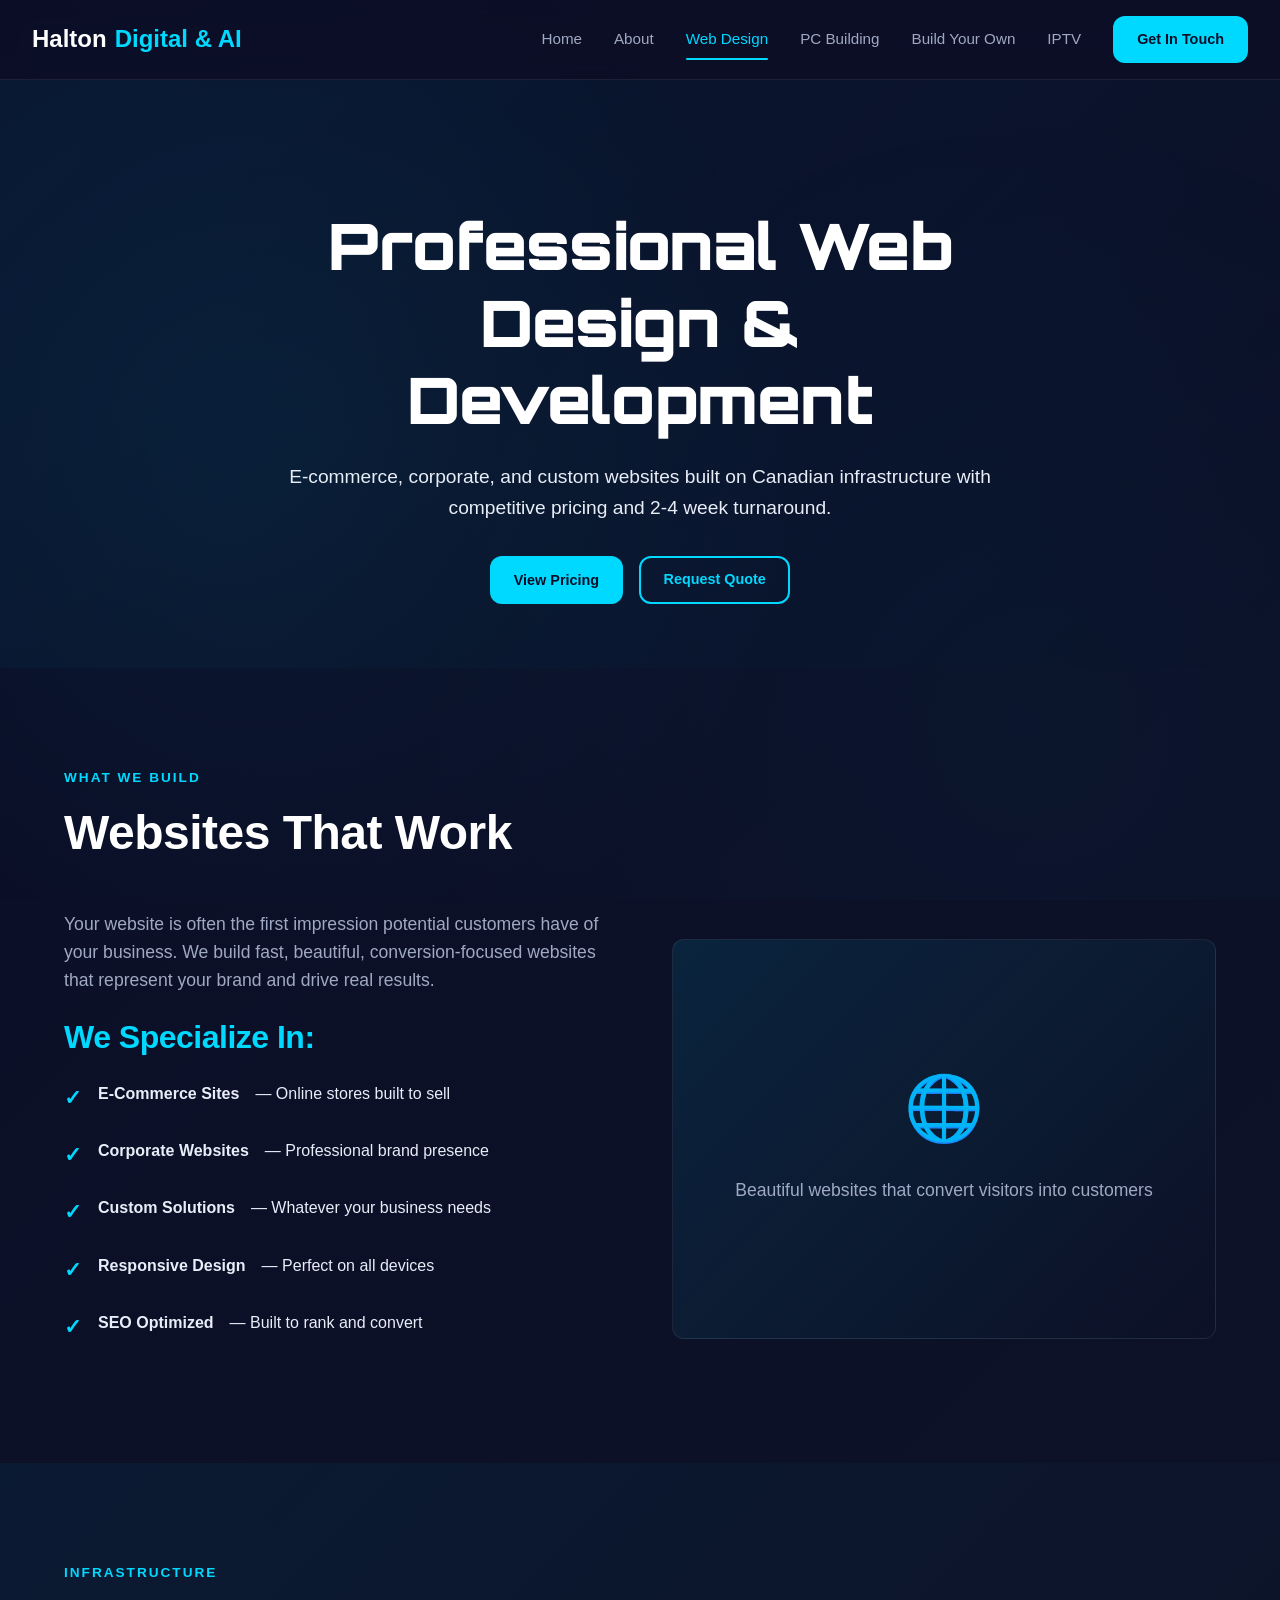
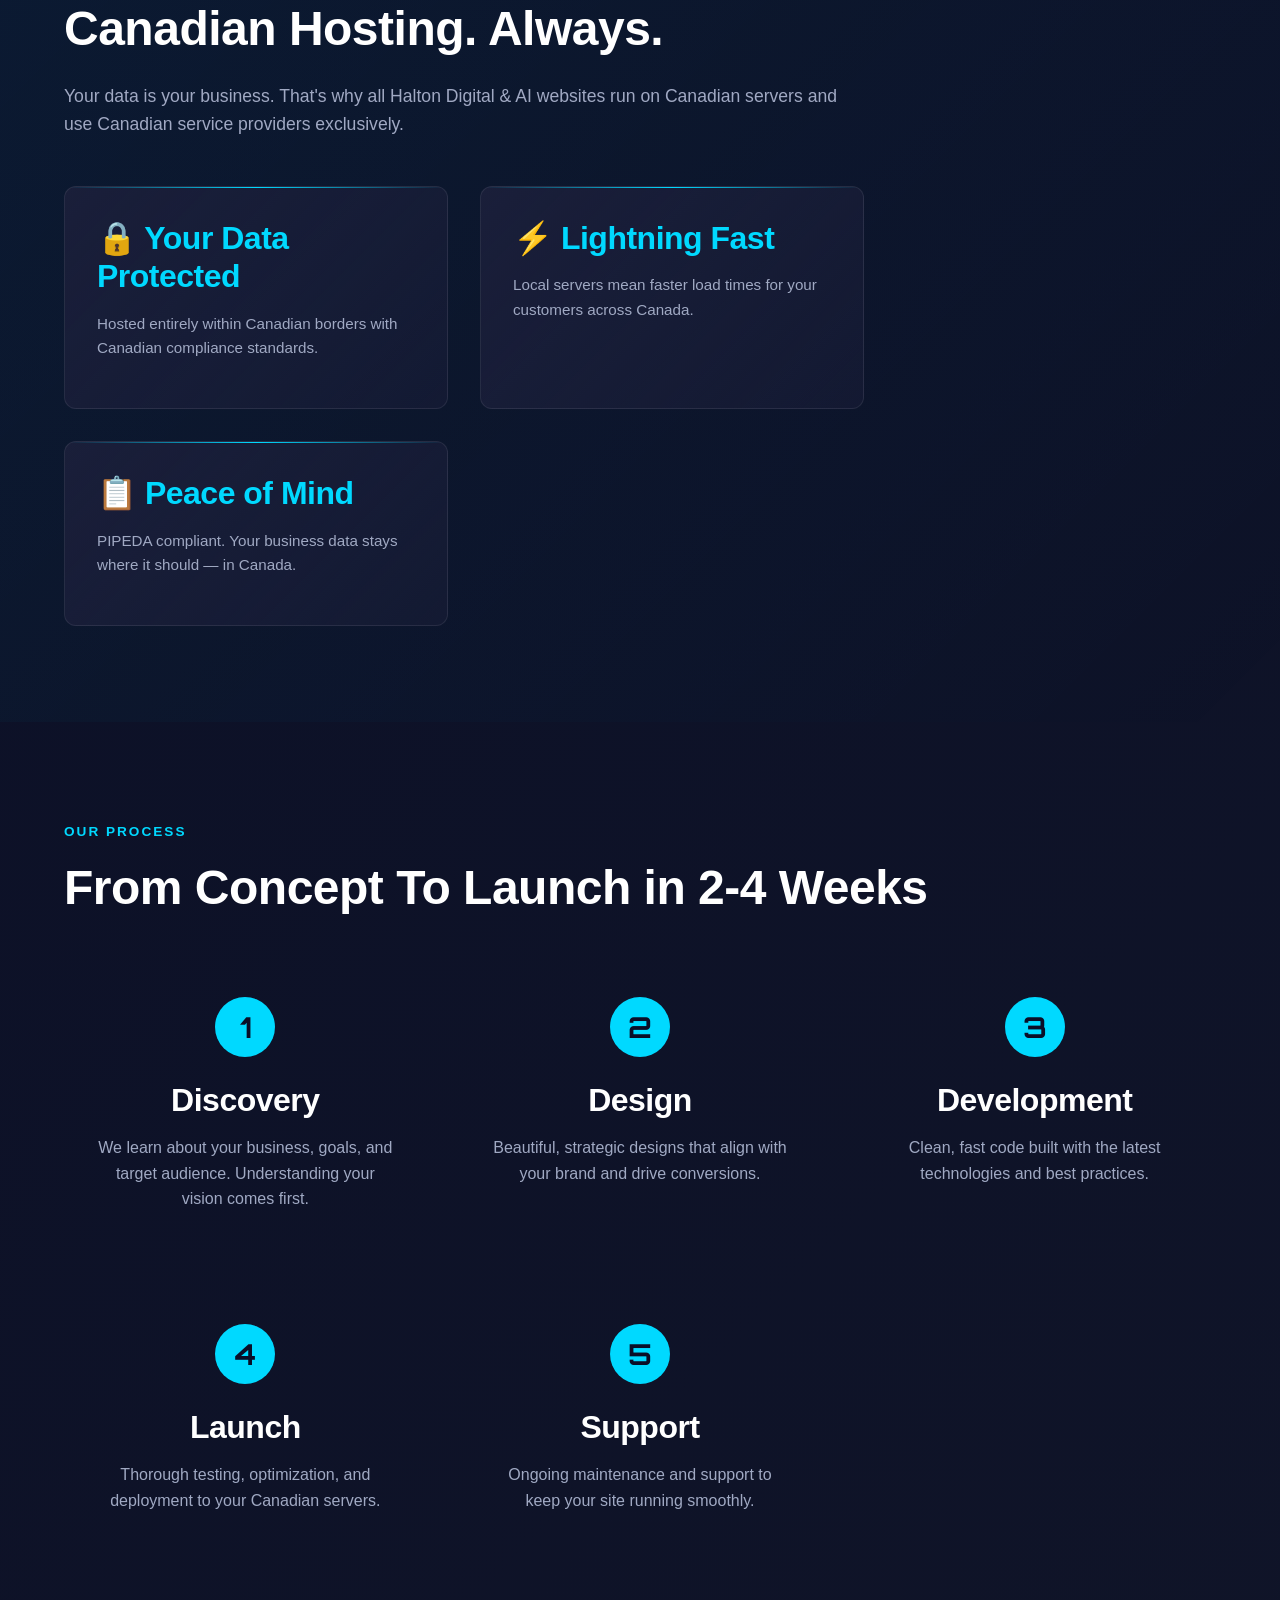
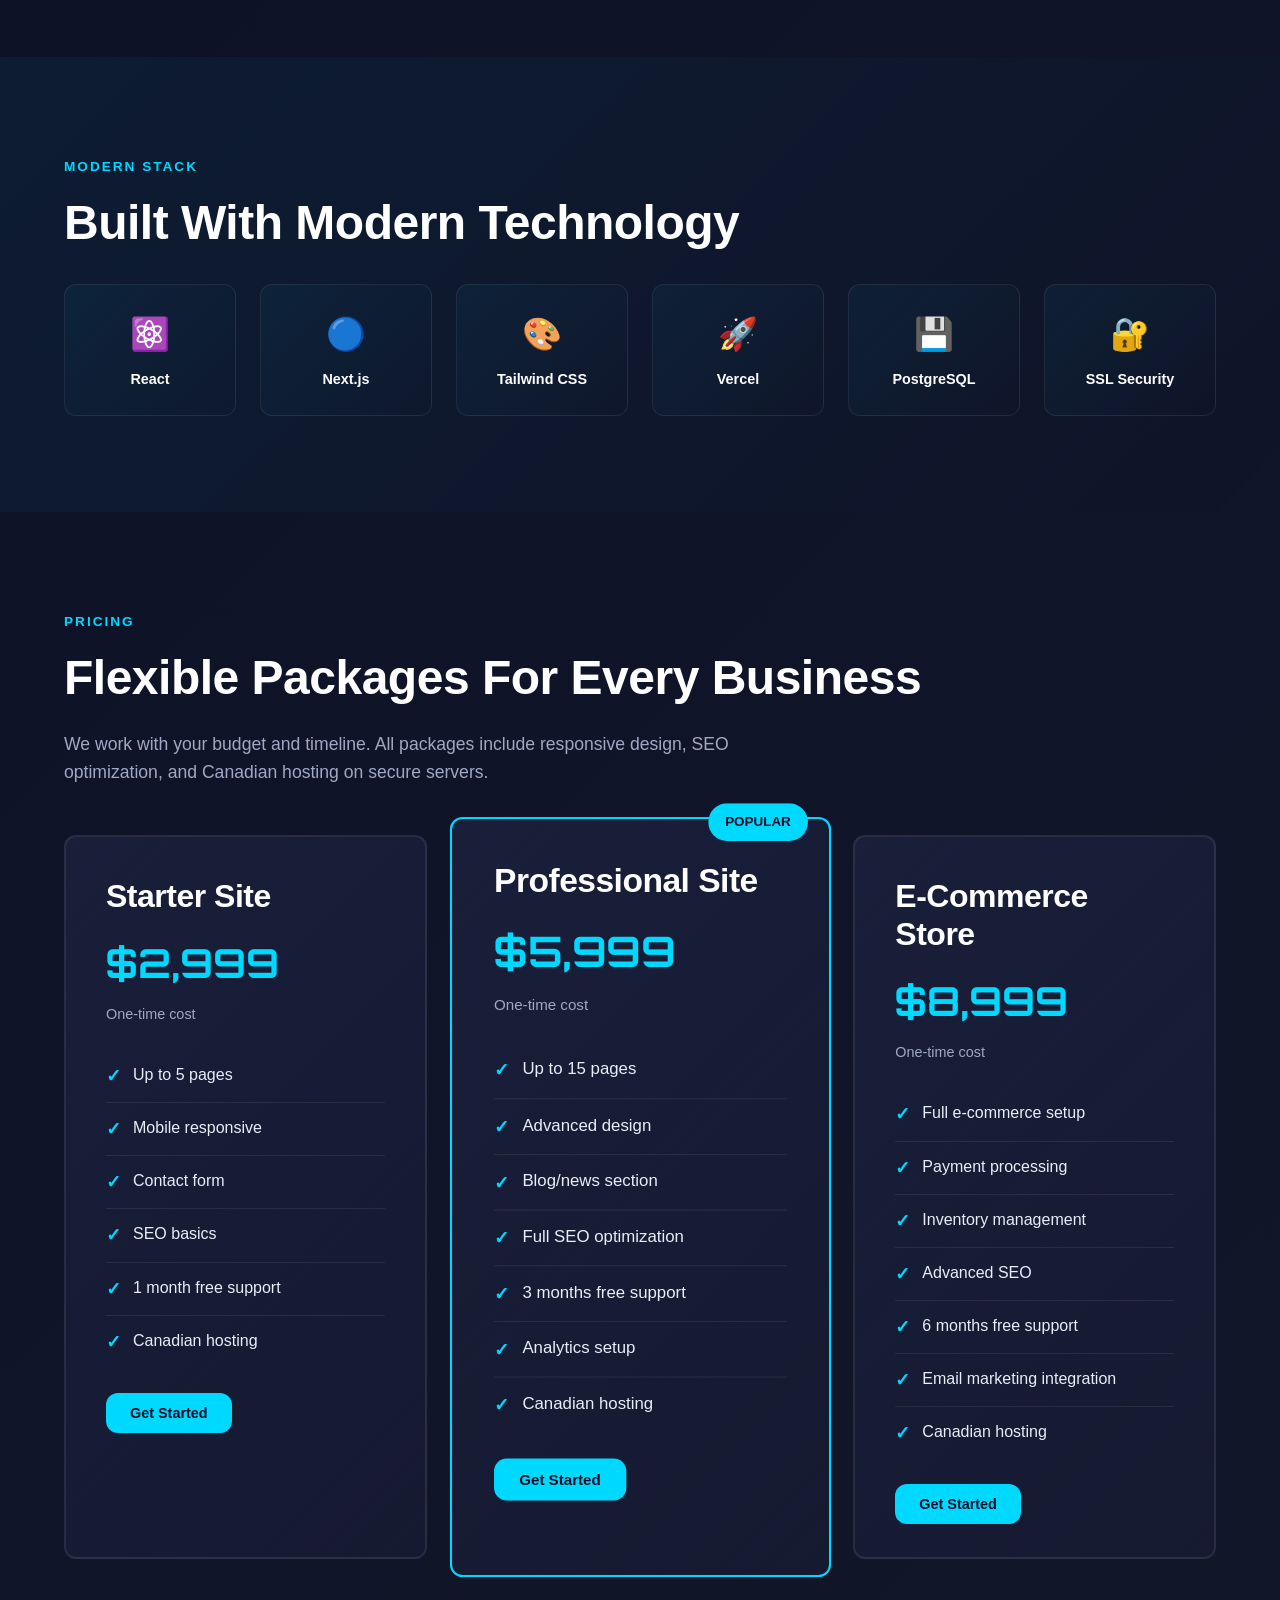
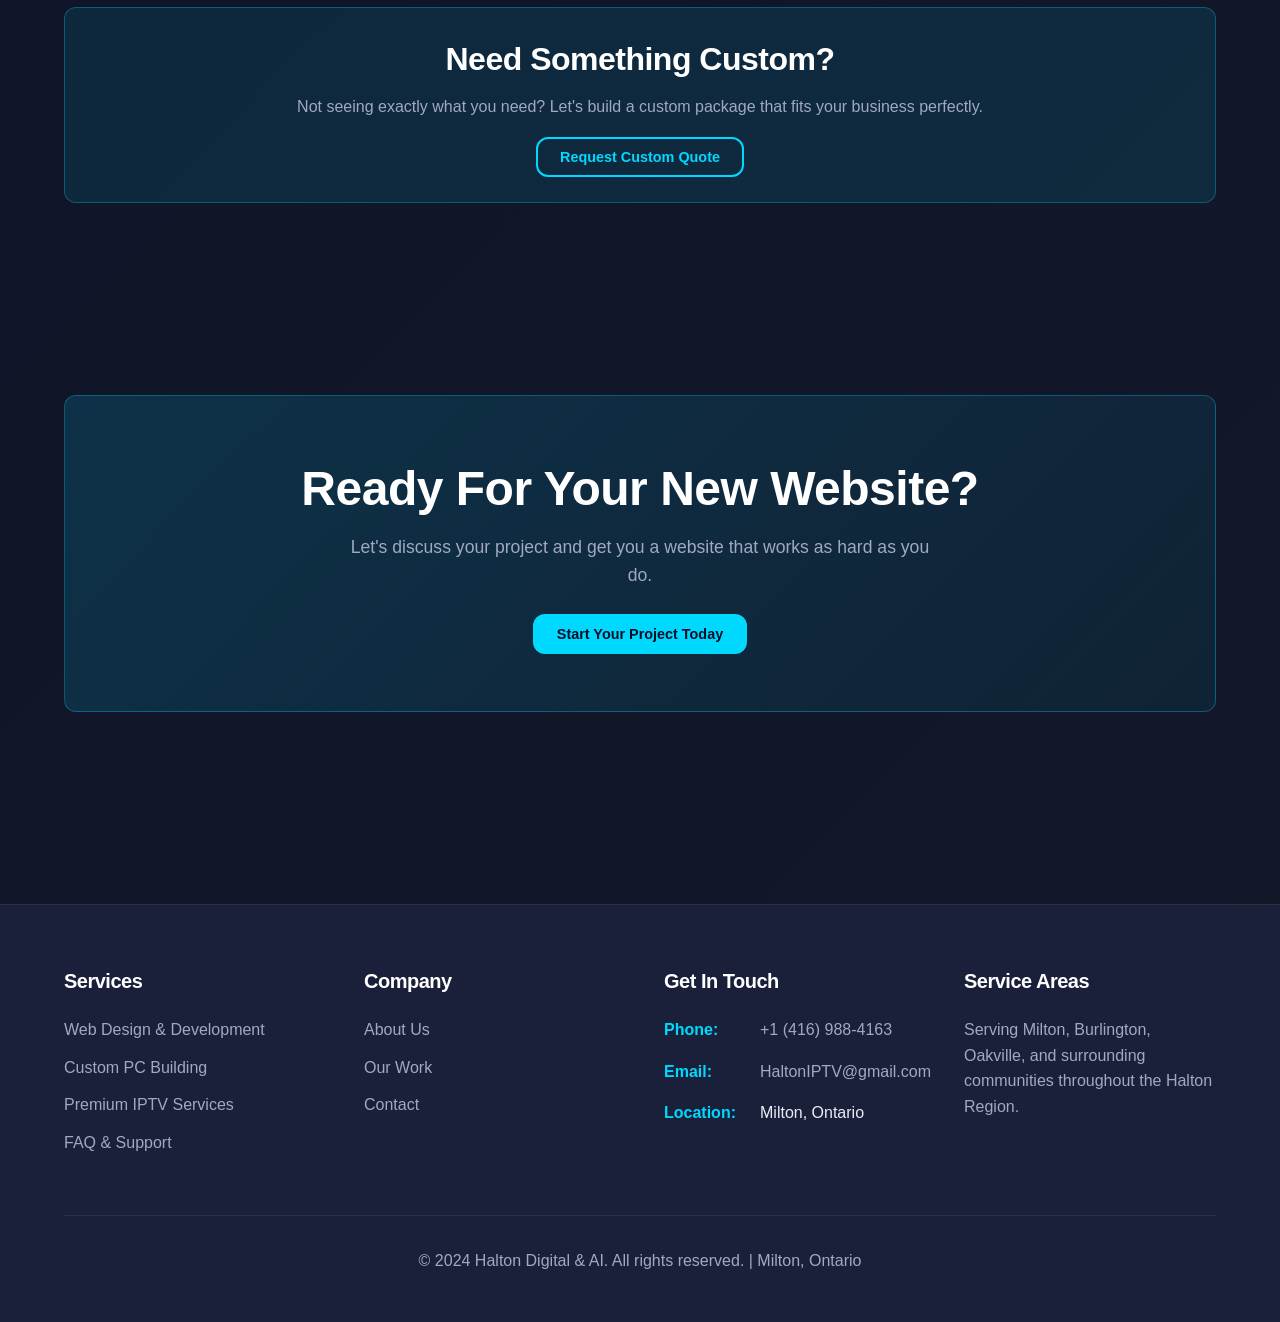
<file: web-design.html>
<!DOCTYPE html>
<html lang="en">
<head>
    <meta charset="UTF-8">
    <meta name="viewport" content="width=device-width, initial-scale=1.0">
    <title>Web Design & Development - Halton Digital & AI</title>
    <meta name="description" content="Professional web design and development for e-commerce, corporate, and custom websites. AI-enhanced, Canadian hosting, 2-4 week turnaround.">
    <link href="https://fonts.googleapis.com/css2?family=Orbitron:wght@400;700;900&display=swap" rel="stylesheet">
    <link rel="stylesheet" href="styles.css">
    <style>
        .hero h1 {
            font-family: 'Orbitron', sans-serif;
            font-weight: 900;
        }

        .pricing-grid {
            display: grid;
            grid-template-columns: repeat(auto-fit, minmax(300px, 1fr));
            gap: 2rem;
            margin-top: 3rem;
        }

        .pricing-card {
            background: linear-gradient(135deg, var(--ink2) 0%, rgba(26, 31, 58, 0.5) 100%);
            border: 2px solid var(--border);
            border-radius: var(--radius);
            padding: 2.5rem;
            position: relative;
            transition: all 0.3s ease;
        }

        .pricing-card.featured {
            border-color: var(--cyan);
            transform: scale(1.05);
        }

        .pricing-card:hover {
            border-color: var(--cyan);
            transform: translateY(-8px);
            box-shadow: 0 20px 40px rgba(0, 217, 255, 0.15);
        }

        .pricing-card.featured:hover {
            transform: scale(1.05) translateY(-8px);
        }

        .price {
            font-size: 2.5rem;
            font-weight: 700;
            color: var(--cyan);
            margin-bottom: 0.5rem;
            font-family: 'Orbitron', sans-serif;
        }

        .price-period {
            color: var(--muted);
            font-size: 0.9rem;
            margin-bottom: 1.5rem;
        }

        .features-list {
            list-style: none;
            margin-bottom: 2rem;
        }

        .features-list li {
            padding: 0.75rem 0;
            color: var(--text);
            border-bottom: 1px solid var(--border);
            display: flex;
            align-items: flex-start;
            gap: 0.75rem;
        }

        .features-list li:last-child {
            border-bottom: none;
        }

        .features-list li::before {
            content: '✓';
            color: var(--cyan);
            font-weight: 700;
            flex-shrink: 0;
            font-size: 1.1rem;
        }

        .process-grid {
            display: grid;
            grid-template-columns: repeat(auto-fit, minmax(280px, 1fr));
            gap: 2rem;
            margin-top: 3rem;
        }

        .process-step {
            text-align: center;
            padding: 2rem;
        }

        .step-number {
            width: 60px;
            height: 60px;
            background: var(--cyan);
            color: var(--ink);
            border-radius: 50%;
            display: flex;
            align-items: center;
            justify-content: center;
            font-size: 1.8rem;
            font-weight: 700;
            margin: 0 auto 1.5rem;
            font-family: 'Orbitron', sans-serif;
        }

        .tech-stack {
            display: grid;
            grid-template-columns: repeat(auto-fit, minmax(150px, 1fr));
            gap: 1.5rem;
            margin-top: 2rem;
        }

        .tech-item {
            text-align: center;
            padding: 1.5rem;
            background: linear-gradient(135deg, rgba(0, 217, 255, 0.05) 0%, transparent 100%);
            border: 1px solid var(--border);
            border-radius: var(--radius);
            transition: all 0.3s ease;
        }

        .tech-item:hover {
            border-color: var(--cyan);
            transform: translateY(-4px);
        }

        .tech-icon {
            font-size: 2rem;
            margin-bottom: 0.5rem;
        }

        .tech-name {
            font-weight: 600;
            color: #ffffff;
            font-size: 0.9rem;
        }

        @media (max-width: 768px) {
            .pricing-card.featured {
                transform: scale(1);
            }

            .pricing-card.featured:hover {
                transform: translateY(-8px);
            }

            .pricing-grid {
                grid-template-columns: 1fr;
            }
        }
    </style>
</head>
<body>
    <!-- Header -->
    <header>
        <div class="header-container">
            <div class="logo">Halton <span>Digital & AI</span></div>
            <nav>
                <a href="index.html">Home</a>
                <a href="about.html">About</a>
                <a href="web-design.html" class="active">Web Design</a>
                <a href="pc-building.html">PC Building</a>
                <a href="custom-builder.html">Build Your Own</a>
                <a href="iptv.html">IPTV</a>
                <a href="contact.html" class="cta-btn">Get In Touch</a>
            </nav>
        </div>
    </header>

    <main>
        <!-- Hero -->
        <section class="hero" style="min-height: 60vh;">
            <div class="hero-content">
                <h1>Professional Web Design & Development</h1>
                <p style="font-size: 1.2rem;">E-commerce, corporate, and custom websites built on Canadian infrastructure with competitive pricing and 2-4 week turnaround.</p>
                <div class="hero-ctas">
                    <button class="cta-btn" onclick="document.querySelector('.pricing-grid').scrollIntoView()">View Pricing</button>
                    <a href="contact.html" class="cta-btn cta-btn-outline">Request Quote</a>
                </div>
            </div>
        </section>

        <!-- Overview -->
        <section class="section">
            <div class="container">
                <span class="section-label">What We Build</span>
                <h2>Websites That Work</h2>

                <div style="display: grid; grid-template-columns: 1fr 1fr; gap: 4rem; align-items: center; margin-top: 3rem;">
                    <div>
                        <p style="font-size: 1.1rem; margin-bottom: 1.5rem;">
                            Your website is often the first impression potential customers have of your business. We build fast, beautiful, conversion-focused websites that represent your brand and drive real results.
                        </p>

                        <h3 style="color: var(--cyan); margin-bottom: 1.5rem;">We Specialize In:</h3>
                        <ul class="feature-list">
                            <li><strong>E-Commerce Sites</strong> — Online stores built to sell</li>
                            <li><strong>Corporate Websites</strong> — Professional brand presence</li>
                            <li><strong>Custom Solutions</strong> — Whatever your business needs</li>
                            <li><strong>Responsive Design</strong> — Perfect on all devices</li>
                            <li><strong>SEO Optimized</strong> — Built to rank and convert</li>
                        </ul>
                    </div>

                    <div style="background: linear-gradient(135deg, rgba(0, 217, 255, 0.1) 0%, transparent 100%); border-radius: 12px; padding: 3rem; border: 1px solid var(--border); min-height: 400px; display: flex; align-items: center; justify-content: center;">
                        <div style="text-align: center;">
                            <div style="font-size: 4rem; margin-bottom: 1rem;">🌐</div>
                            <p style="font-size: 1.1rem;">Beautiful websites that convert visitors into customers</p>
                        </div>
                    </div>
                </div>
            </div>
        </section>

        <!-- Why Canadian -->
        <section class="section" style="background: linear-gradient(135deg, rgba(0, 217, 255, 0.05) 0%, transparent 100%);">
            <div class="container">
                <span class="section-label">Infrastructure</span>
                <h2>Canadian Hosting. Always.</h2>

                <div style="max-width: 800px;">
                    <p style="font-size: 1.1rem; margin-bottom: 2rem;">
                        Your data is your business. That's why all Halton Digital & AI websites run on Canadian servers and use Canadian service providers exclusively.
                    </p>

                    <div class="grid" style="grid-template-columns: repeat(auto-fit, minmax(250px, 1fr));">
                        <div class="card">
                            <h3 style="color: var(--cyan);">🔒 Your Data Protected</h3>
                            <p>Hosted entirely within Canadian borders with Canadian compliance standards.</p>
                        </div>

                        <div class="card">
                            <h3 style="color: var(--cyan);">⚡ Lightning Fast</h3>
                            <p>Local servers mean faster load times for your customers across Canada.</p>
                        </div>

                        <div class="card">
                            <h3 style="color: var(--cyan);">📋 Peace of Mind</h3>
                            <p>PIPEDA compliant. Your business data stays where it should — in Canada.</p>
                        </div>
                    </div>
                </div>
            </div>
        </section>

        <!-- Process -->
        <section class="section">
            <div class="container">
                <span class="section-label">Our Process</span>
                <h2>From Concept To Launch in 2-4 Weeks</h2>

                <div class="process-grid">
                    <div class="process-step">
                        <div class="step-number">1</div>
                        <h3>Discovery</h3>
                        <p>We learn about your business, goals, and target audience. Understanding your vision comes first.</p>
                    </div>

                    <div class="process-step">
                        <div class="step-number">2</div>
                        <h3>Design</h3>
                        <p>Beautiful, strategic designs that align with your brand and drive conversions.</p>
                    </div>

                    <div class="process-step">
                        <div class="step-number">3</div>
                        <h3>Development</h3>
                        <p>Clean, fast code built with the latest technologies and best practices.</p>
                    </div>

                    <div class="process-step">
                        <div class="step-number">4</div>
                        <h3>Launch</h3>
                        <p>Thorough testing, optimization, and deployment to your Canadian servers.</p>
                    </div>

                    <div class="process-step">
                        <div class="step-number">5</div>
                        <h3>Support</h3>
                        <p>Ongoing maintenance and support to keep your site running smoothly.</p>
                    </div>
                </div>
            </div>
        </section>

        <!-- Technology -->
        <section class="section" style="background: linear-gradient(135deg, rgba(0, 217, 255, 0.05) 0%, transparent 100%);">
            <div class="container">
                <span class="section-label">Modern Stack</span>
                <h2>Built With Modern Technology</h2>

                <div class="tech-stack">
                    <div class="tech-item">
                        <div class="tech-icon">⚛️</div>
                        <div class="tech-name">React</div>
                    </div>
                    <div class="tech-item">
                        <div class="tech-icon">🔵</div>
                        <div class="tech-name">Next.js</div>
                    </div>
                    <div class="tech-item">
                        <div class="tech-icon">🎨</div>
                        <div class="tech-name">Tailwind CSS</div>
                    </div>
                    <div class="tech-item">
                        <div class="tech-icon">🚀</div>
                        <div class="tech-name">Vercel</div>
                    </div>
                    <div class="tech-item">
                        <div class="tech-icon">💾</div>
                        <div class="tech-name">PostgreSQL</div>
                    </div>
                    <div class="tech-item">
                        <div class="tech-icon">🔐</div>
                        <div class="tech-name">SSL Security</div>
                    </div>
                </div>
            </div>
        </section>

        <!-- Pricing -->
        <section class="section">
            <div class="container">
                <span class="section-label">Pricing</span>
                <h2>Flexible Packages For Every Business</h2>
                <p style="font-size: 1.1rem; margin-bottom: 1rem; max-width: 700px;">
                    We work with your budget and timeline. All packages include responsive design, SEO optimization, and Canadian hosting on secure servers.
                </p>

                <div class="pricing-grid">
                    <div class="pricing-card">
                        <h3 style="color: #ffffff;">Starter Site</h3>
                        <div class="price">$2,999</div>
                        <div class="price-period">One-time cost</div>
                        <ul class="features-list">
                            <li>Up to 5 pages</li>
                            <li>Mobile responsive</li>
                            <li>Contact form</li>
                            <li>SEO basics</li>
                            <li>1 month free support</li>
                            <li>Canadian hosting</li>
                        </ul>
                        <a href="contact.html" class="cta-btn" style="width: 100%; text-align: center;">Get Started</a>
                    </div>

                    <div class="pricing-card featured">
                        <div style="position: absolute; top: -15px; right: 20px; background: var(--cyan); color: var(--ink); padding: 0.5rem 1rem; border-radius: 20px; font-size: 0.8rem; font-weight: 700;">POPULAR</div>
                        <h3 style="color: #ffffff;">Professional Site</h3>
                        <div class="price">$5,999</div>
                        <div class="price-period">One-time cost</div>
                        <ul class="features-list">
                            <li>Up to 15 pages</li>
                            <li>Advanced design</li>
                            <li>Blog/news section</li>
                            <li>Full SEO optimization</li>
                            <li>3 months free support</li>
                            <li>Analytics setup</li>
                            <li>Canadian hosting</li>
                        </ul>
                        <a href="contact.html" class="cta-btn" style="width: 100%; text-align: center;">Get Started</a>
                    </div>

                    <div class="pricing-card">
                        <h3 style="color: #ffffff;">E-Commerce Store</h3>
                        <div class="price">$8,999</div>
                        <div class="price-period">One-time cost</div>
                        <ul class="features-list">
                            <li>Full e-commerce setup</li>
                            <li>Payment processing</li>
                            <li>Inventory management</li>
                            <li>Advanced SEO</li>
                            <li>6 months free support</li>
                            <li>Email marketing integration</li>
                            <li>Canadian hosting</li>
                        </ul>
                        <a href="contact.html" class="cta-btn" style="width: 100%; text-align: center;">Get Started</a>
                    </div>
                </div>

                <div style="background: rgba(0, 217, 255, 0.1); border: 1px solid rgba(0, 217, 255, 0.3); border-radius: 12px; padding: 2rem; margin-top: 3rem; text-align: center;">
                    <h3 style="color: #ffffff; margin-bottom: 1rem;">Need Something Custom?</h3>
                    <p style="margin-bottom: 1.5rem;">Not seeing exactly what you need? Let's build a custom package that fits your business perfectly.</p>
                    <a href="contact.html" class="cta-btn cta-btn-outline">Request Custom Quote</a>
                </div>
            </div>
        </section>

        <!-- CTA -->
        <section class="section">
            <div class="container">
                <div style="background: linear-gradient(135deg, rgba(0, 217, 255, 0.15) 0%, rgba(0, 168, 204, 0.08) 100%); border: 1px solid rgba(0, 217, 255, 0.3); border-radius: 12px; padding: 4rem 2rem; text-align: center;">
                    <h2 style="margin-bottom: 1rem;">Ready For Your New Website?</h2>
                    <p style="font-size: 1.1rem; margin-bottom: 2rem; max-width: 600px; margin-left: auto; margin-right: auto;">
                        Let's discuss your project and get you a website that works as hard as you do.
                    </p>
                    <a href="contact.html" class="cta-btn">Start Your Project Today</a>
                </div>
            </div>
        </section>
    </main>

    <!-- Footer -->
    <footer>
        <div class="container">
            <div class="footer-content">
                <div class="footer-section">
                    <h4>Services</h4>
                    <ul>
                        <li><a href="web-design.html">Web Design & Development</a></li>
                        <li><a href="pc-building.html">Custom PC Building</a></li>
                        <li><a href="iptv.html">Premium IPTV Services</a></li>
                        <li><a href="faq.html">FAQ & Support</a></li>
                    </ul>
                </div>

                <div class="footer-section">
                    <h4>Company</h4>
                    <ul>
                        <li><a href="about.html">About Us</a></li>
                        <li><a href="portfolio.html">Our Work</a></li>
                        <li><a href="contact.html">Contact</a></li>
                    </ul>
                </div>

                <div class="footer-section">
                    <h4>Get In Touch</h4>
                    <div class="contact-info">
                        <div class="contact-item">
                            <strong>Phone:</strong>
                            <a href="tel:+14169884163">+1 (416) 988-4163</a>
                        </div>
                        <div class="contact-item">
                            <strong>Email:</strong>
                            <a href="mailto:HaltonIPTV@gmail.com">HaltonIPTV@gmail.com</a>
                        </div>
                        <div class="contact-item">
                            <strong>Location:</strong>
                            <span>Milton, Ontario</span>
                        </div>
                    </div>
                </div>

                <div class="footer-section">
                    <h4>Service Areas</h4>
                    <p>Serving Milton, Burlington, Oakville, and surrounding communities throughout the Halton Region.</p>
                </div>
            </div>

            <div class="footer-bottom">
                <p>&copy; 2024 Halton Digital & AI. All rights reserved. | Milton, Ontario</p>
            </div>
        </div>
    </footer>
</body>
</html>
</file>
<file: styles.css>
/* ============================================
   HALTON DIGITAL & AI - SHARED STYLES
   ============================================ */

:root {
  --ink: #0a0e27;
  --ink2: #1a1f3a;
  --surface: #131829;
  --border: rgba(255, 255, 255, 0.08);
  --border2: rgba(255, 255, 255, 0.12);
  --cyan: #00d9ff;
  --cyan2: #00a8cc;
  --amber: #ffc107;
  --text: #e8eef8;
  --muted: #a0a9c3;
  --error: #ff6b6b;
  --success: #51cf66;
  --radius: 12px;
}

* {
  box-sizing: border-box;
  margin: 0;
  padding: 0;
}

html {
  scroll-behavior: smooth;
}

body {
  background: linear-gradient(135deg, var(--ink) 0%, var(--surface) 100%);
  color: var(--text);
  font-family: -apple-system, BlinkMacSystemFont, 'Segoe UI', Roboto, Oxygen, Ubuntu, Cantarell, sans-serif;
  line-height: 1.6;
  overflow-x: hidden;
  position: relative;
}

body::before {
  content: '';
  position: fixed;
  top: 0;
  left: 0;
  width: 100%;
  height: 100%;
  background-image: 
    radial-gradient(circle at 20% 50%, rgba(0, 217, 255, 0.05) 0%, transparent 50%),
    radial-gradient(circle at 80% 80%, rgba(0, 217, 255, 0.03) 0%, transparent 50%);
  pointer-events: none;
  z-index: 0;
}

/* ============================================
   TYPOGRAPHY
   ============================================ */

h1, h2, h3, h4, h5, h6 {
  font-weight: 700;
  line-height: 1.2;
  letter-spacing: -0.5px;
}

h1 {
  font-size: clamp(2.5rem, 8vw, 4rem);
  color: #ffffff;
  margin-bottom: 1.5rem;
}

h2 {
  font-size: clamp(2rem, 6vw, 3rem);
  color: #ffffff;
  margin-bottom: 1.5rem;
}

h3 {
  font-size: clamp(1.5rem, 4vw, 2rem);
  color: #ffffff;
  margin-bottom: 1rem;
}

h4 {
  font-size: 1.25rem;
  color: var(--text);
}

p {
  font-size: 1rem;
  color: var(--muted);
  margin-bottom: 1rem;
}

a {
  color: var(--cyan);
  text-decoration: none;
  transition: color 0.3s ease;
}

a:hover {
  color: var(--cyan2);
}

/* ============================================
   HEADER & NAVIGATION
   ============================================ */

header {
  position: sticky;
  top: 0;
  z-index: 1000;
  background: rgba(13, 14, 39, 0.8);
  backdrop-filter: blur(10px);
  border-bottom: 1px solid var(--border);
  padding: 1rem 2rem;
}

.header-container {
  max-width: 1400px;
  margin: 0 auto;
  display: flex;
  justify-content: space-between;
  align-items: center;
}

.logo {
  font-size: 1.5rem;
  font-weight: 700;
  color: #ffffff;
  display: flex;
  align-items: center;
  gap: 0.5rem;
}

.logo span {
  color: var(--cyan);
}

nav {
  display: flex;
  gap: 2rem;
  align-items: center;
}

nav a {
  color: var(--muted);
  font-weight: 500;
  font-size: 0.95rem;
  transition: color 0.3s ease;
  position: relative;
}

nav a:hover {
  color: var(--text);
}

nav a.active {
  color: var(--cyan);
}

nav a.active::after {
  content: '';
  position: absolute;
  bottom: -8px;
  left: 0;
  width: 100%;
  height: 2px;
  background: var(--cyan);
  border-radius: 1px;
}

.cta-btn {
  background: var(--cyan);
  color: var(--ink);
  padding: 0.75rem 1.5rem;
  border-radius: var(--radius);
  font-weight: 600;
  font-size: 0.9rem;
  transition: all 0.3s ease;
  border: none;
  cursor: pointer;
}

.cta-btn:hover {
  background: var(--cyan2);
  transform: translateY(-2px);
  box-shadow: 0 8px 16px rgba(0, 217, 255, 0.3);
}

.cta-btn-outline {
  background: transparent;
  color: var(--cyan);
  border: 2px solid var(--cyan);
  padding: 0.65rem 1.4rem;
}

.cta-btn-outline:hover {
  background: rgba(0, 217, 255, 0.1);
}

/* ============================================
   MAIN CONTENT
   ============================================ */

main {
  position: relative;
  z-index: 1;
}

.container {
  max-width: 1400px;
  margin: 0 auto;
  padding: 0 2rem;
}

.section {
  padding: 6rem 2rem;
}

.section-label {
  color: var(--cyan);
  font-weight: 600;
  font-size: 0.85rem;
  letter-spacing: 2px;
  text-transform: uppercase;
  margin-bottom: 1rem;
  display: inline-block;
}

/* ============================================
   HERO SECTION
   ============================================ */

.hero {
  min-height: 100vh;
  display: flex;
  flex-direction: column;
  justify-content: center;
  align-items: center;
  text-align: center;
  padding: 8rem 2rem 4rem;
  background: linear-gradient(135deg, rgba(0, 217, 255, 0.05) 0%, transparent 100%);
  position: relative;
  overflow: hidden;
}

.hero-content {
  max-width: 800px;
  animation: fadeInUp 1s ease-out;
}

.hero h1 {
  color: #ffffff;
  margin-bottom: 1.5rem;
  animation: fadeInDown 0.8s ease-out;
}

.hero h1 span {
  color: var(--cyan);
  display: block;
  font-weight: 700;
}

.hero p {
  font-size: 1.2rem;
  margin-bottom: 2rem;
  color: var(--text);
  animation: fadeInUp 1s ease-out 0.2s both;
}

.hero-ctas {
  display: flex;
  gap: 1rem;
  justify-content: center;
  flex-wrap: wrap;
  animation: fadeInUp 1s ease-out 0.4s both;
}

/* ============================================
   CARDS & GRID
   ============================================ */

.grid {
  display: grid;
  grid-template-columns: repeat(auto-fit, minmax(300px, 1fr));
  gap: 2rem;
  margin-top: 3rem;
}

.card {
  background: linear-gradient(135deg, var(--ink2) 0%, rgba(26, 31, 58, 0.5) 100%);
  border: 1px solid var(--border);
  border-radius: var(--radius);
  padding: 2rem;
  transition: all 0.3s ease;
  position: relative;
  overflow: hidden;
}

.card::before {
  content: '';
  position: absolute;
  top: 0;
  left: 0;
  width: 100%;
  height: 1px;
  background: linear-gradient(90deg, transparent, var(--cyan), transparent);
}

.card:hover {
  border-color: var(--cyan);
  transform: translateY(-8px);
  box-shadow: 0 20px 40px rgba(0, 217, 255, 0.1);
}

.card-icon {
  width: 60px;
  height: 60px;
  background: rgba(0, 217, 255, 0.1);
  border: 2px solid var(--cyan);
  border-radius: var(--radius);
  display: flex;
  align-items: center;
  justify-content: center;
  font-size: 1.5rem;
  margin-bottom: 1.5rem;
  transition: all 0.3s ease;
}

.card:hover .card-icon {
  background: var(--cyan);
  color: var(--ink);
}

.card h3 {
  margin-bottom: 1rem;
}

.card p {
  font-size: 0.95rem;
}

.card-badge {
  display: inline-block;
  background: rgba(255, 193, 7, 0.2);
  color: var(--amber);
  padding: 0.5rem 1rem;
  border-radius: 20px;
  font-size: 0.8rem;
  font-weight: 600;
  margin-top: 1rem;
  border: 1px solid rgba(255, 193, 7, 0.4);
}

/* ============================================
   FEATURES & BENEFITS
   ============================================ */

.feature-list {
  list-style: none;
}

.feature-list li {
  display: flex;
  align-items: flex-start;
  gap: 1rem;
  margin-bottom: 1.5rem;
  font-size: 1rem;
}

.feature-list li::before {
  content: '✓';
  color: var(--cyan);
  font-weight: 700;
  font-size: 1.3rem;
  flex-shrink: 0;
}

/* ============================================
   TESTIMONIALS
   ============================================ */

.testimonial {
  background: linear-gradient(135deg, rgba(0, 217, 255, 0.05) 0%, transparent 100%);
  border: 1px solid var(--border);
  border-radius: var(--radius);
  padding: 2rem;
  margin-bottom: 2rem;
}

.testimonial-quote {
  font-size: 1.1rem;
  color: var(--text);
  font-style: italic;
  margin-bottom: 1.5rem;
  line-height: 1.8;
}

.testimonial-author {
  font-weight: 600;
  color: #ffffff;
  margin-bottom: 0.25rem;
}

.testimonial-role {
  font-size: 0.9rem;
  color: var(--muted);
}

/* ============================================
   FORMS
   ============================================ */

.form-group {
  margin-bottom: 1.5rem;
}

label {
  display: block;
  margin-bottom: 0.5rem;
  color: var(--text);
  font-weight: 500;
}

input, textarea, select {
  width: 100%;
  padding: 0.875rem;
  background: var(--ink2);
  border: 1px solid var(--border);
  border-radius: var(--radius);
  color: var(--text);
  font-family: inherit;
  font-size: 1rem;
  transition: all 0.3s ease;
}

input:focus, textarea:focus, select:focus {
  outline: none;
  border-color: var(--cyan);
  box-shadow: 0 0 0 3px rgba(0, 217, 255, 0.1);
}

textarea {
  resize: vertical;
  min-height: 150px;
}

/* ============================================
   FOOTER
   ============================================ */

footer {
  background: var(--ink2);
  border-top: 1px solid var(--border);
  padding: 4rem 2rem 2rem;
  margin-top: 6rem;
}

.footer-content {
  display: grid;
  grid-template-columns: repeat(auto-fit, minmax(250px, 1fr));
  gap: 3rem;
  margin-bottom: 3rem;
}

.footer-section h4 {
  color: #ffffff;
  margin-bottom: 1.5rem;
}

.footer-section ul {
  list-style: none;
}

.footer-section ul li {
  margin-bottom: 0.75rem;
}

.footer-section a {
  color: var(--muted);
  transition: color 0.3s ease;
}

.footer-section a:hover {
  color: var(--cyan);
}

.contact-info {
  display: flex;
  flex-direction: column;
  gap: 1rem;
}

.contact-item {
  display: flex;
  gap: 1rem;
  align-items: flex-start;
}

.contact-item strong {
  color: var(--cyan);
  min-width: 80px;
}

.social-links {
  display: flex;
  gap: 1.5rem;
}

.social-links a {
  width: 40px;
  height: 40px;
  background: rgba(0, 217, 255, 0.1);
  border: 1px solid var(--cyan);
  border-radius: 50%;
  display: flex;
  align-items: center;
  justify-content: center;
  transition: all 0.3s ease;
}

.social-links a:hover {
  background: var(--cyan);
  color: var(--ink);
}

.footer-bottom {
  border-top: 1px solid var(--border);
  padding-top: 2rem;
  text-align: center;
  color: var(--muted);
  font-size: 0.9rem;
}

/* ============================================
   ANIMATIONS
   ============================================ */

@keyframes fadeInUp {
  from {
    opacity: 0;
    transform: translateY(30px);
  }
  to {
    opacity: 1;
    transform: translateY(0);
  }
}

@keyframes fadeInDown {
  from {
    opacity: 0;
    transform: translateY(-30px);
  }
  to {
    opacity: 1;
    transform: translateY(0);
  }
}

@keyframes slideInLeft {
  from {
    opacity: 0;
    transform: translateX(-50px);
  }
  to {
    opacity: 1;
    transform: translateX(0);
  }
}

@keyframes slideInRight {
  from {
    opacity: 0;
    transform: translateX(50px);
  }
  to {
    opacity: 1;
    transform: translateX(0);
  }
}

@keyframes pulse {
  0%, 100% {
    opacity: 1;
  }
  50% {
    opacity: 0.5;
  }
}

.animate-in {
  animation: fadeInUp 0.6s ease-out;
}

/* ============================================
   RESPONSIVE
   ============================================ */

@media (max-width: 768px) {
  header {
    padding: 1rem;
  }

  .header-container {
    gap: 1rem;
  }

  nav {
    gap: 1rem;
    font-size: 0.85rem;
  }

  .section {
    padding: 4rem 1.5rem;
  }

  .hero {
    padding: 6rem 1.5rem 2rem;
  }

  .hero-ctas {
    flex-direction: column;
  }

  .hero-ctas .cta-btn {
    width: 100%;
  }

  .grid {
    grid-template-columns: 1fr;
  }

  .footer-content {
    grid-template-columns: 1fr;
  }
}

@media (max-width: 480px) {
  .container {
    padding: 0 1rem;
  }

  h1 {
    font-size: 2rem;
  }

  h2 {
    font-size: 1.5rem;
  }

  nav {
    gap: 0.75rem;
    font-size: 0.8rem;
  }

  .section {
    padding: 3rem 1rem;
  }
}
</file>
